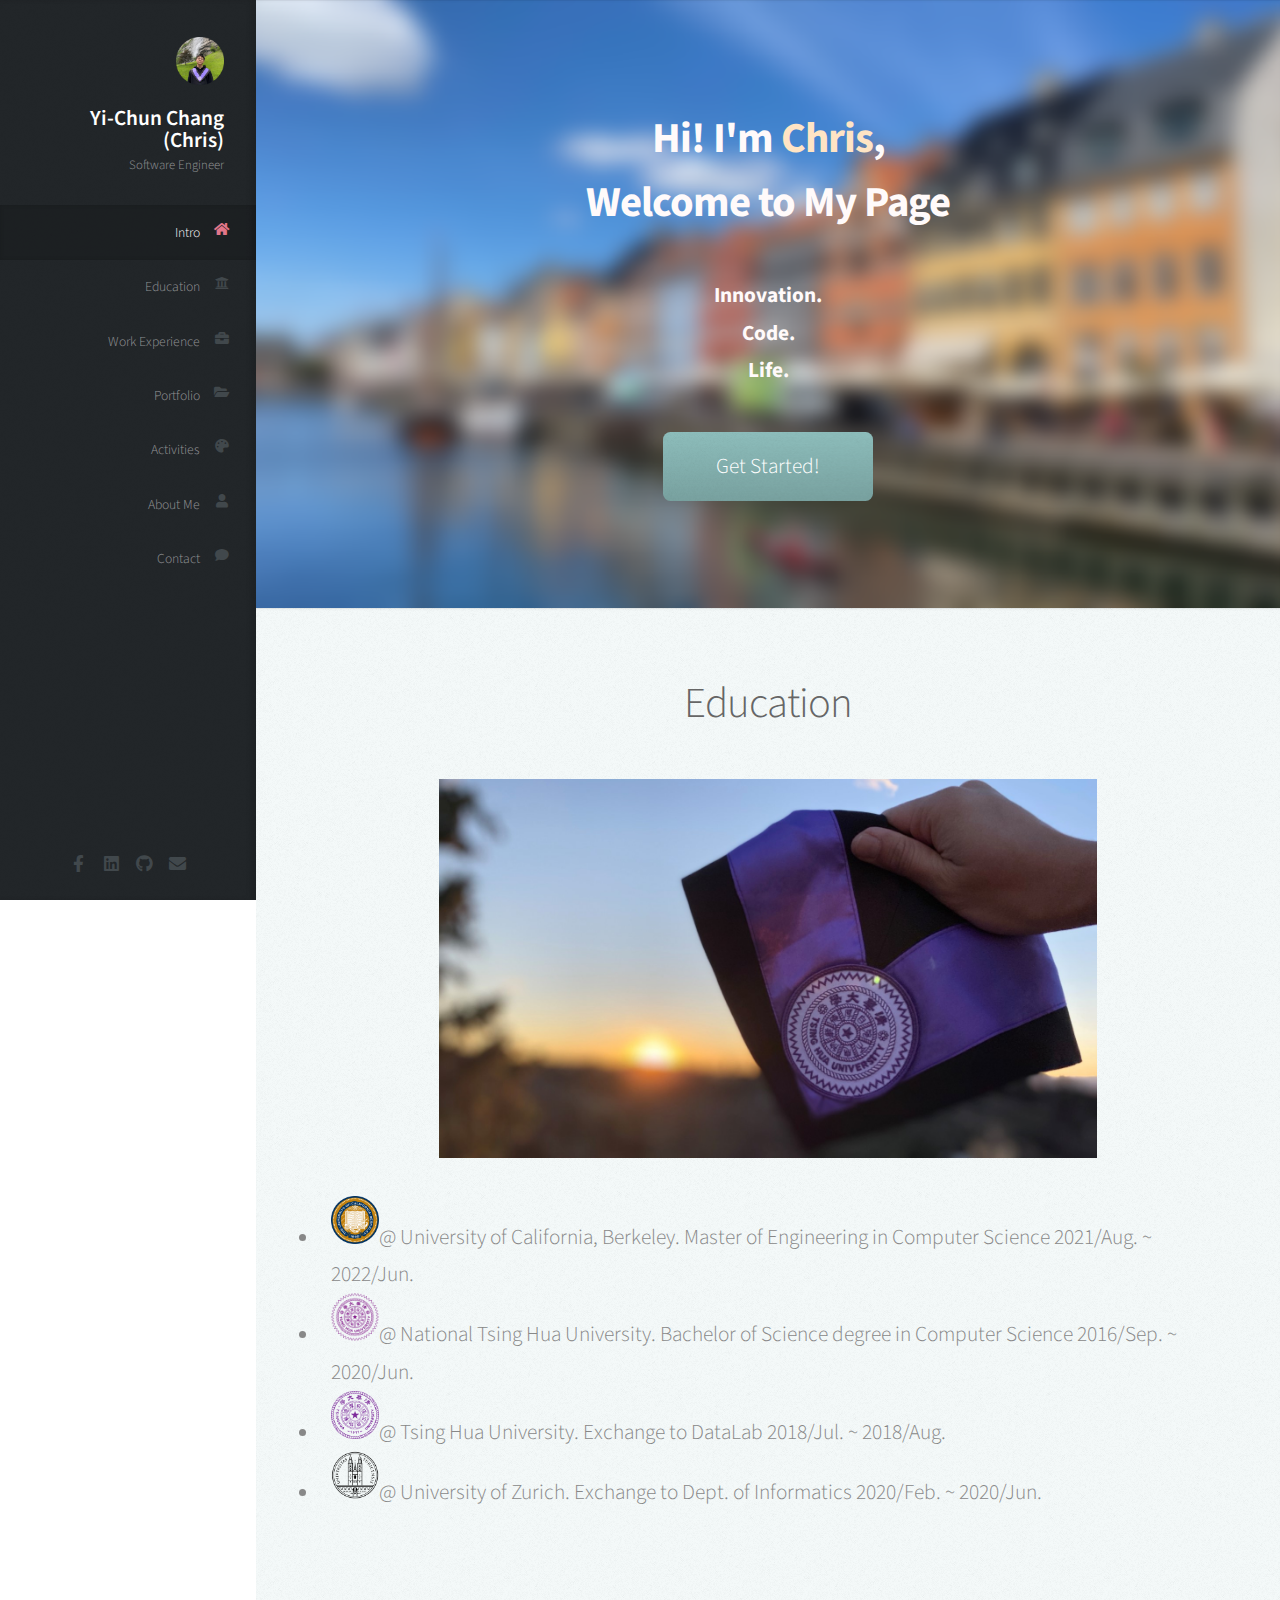
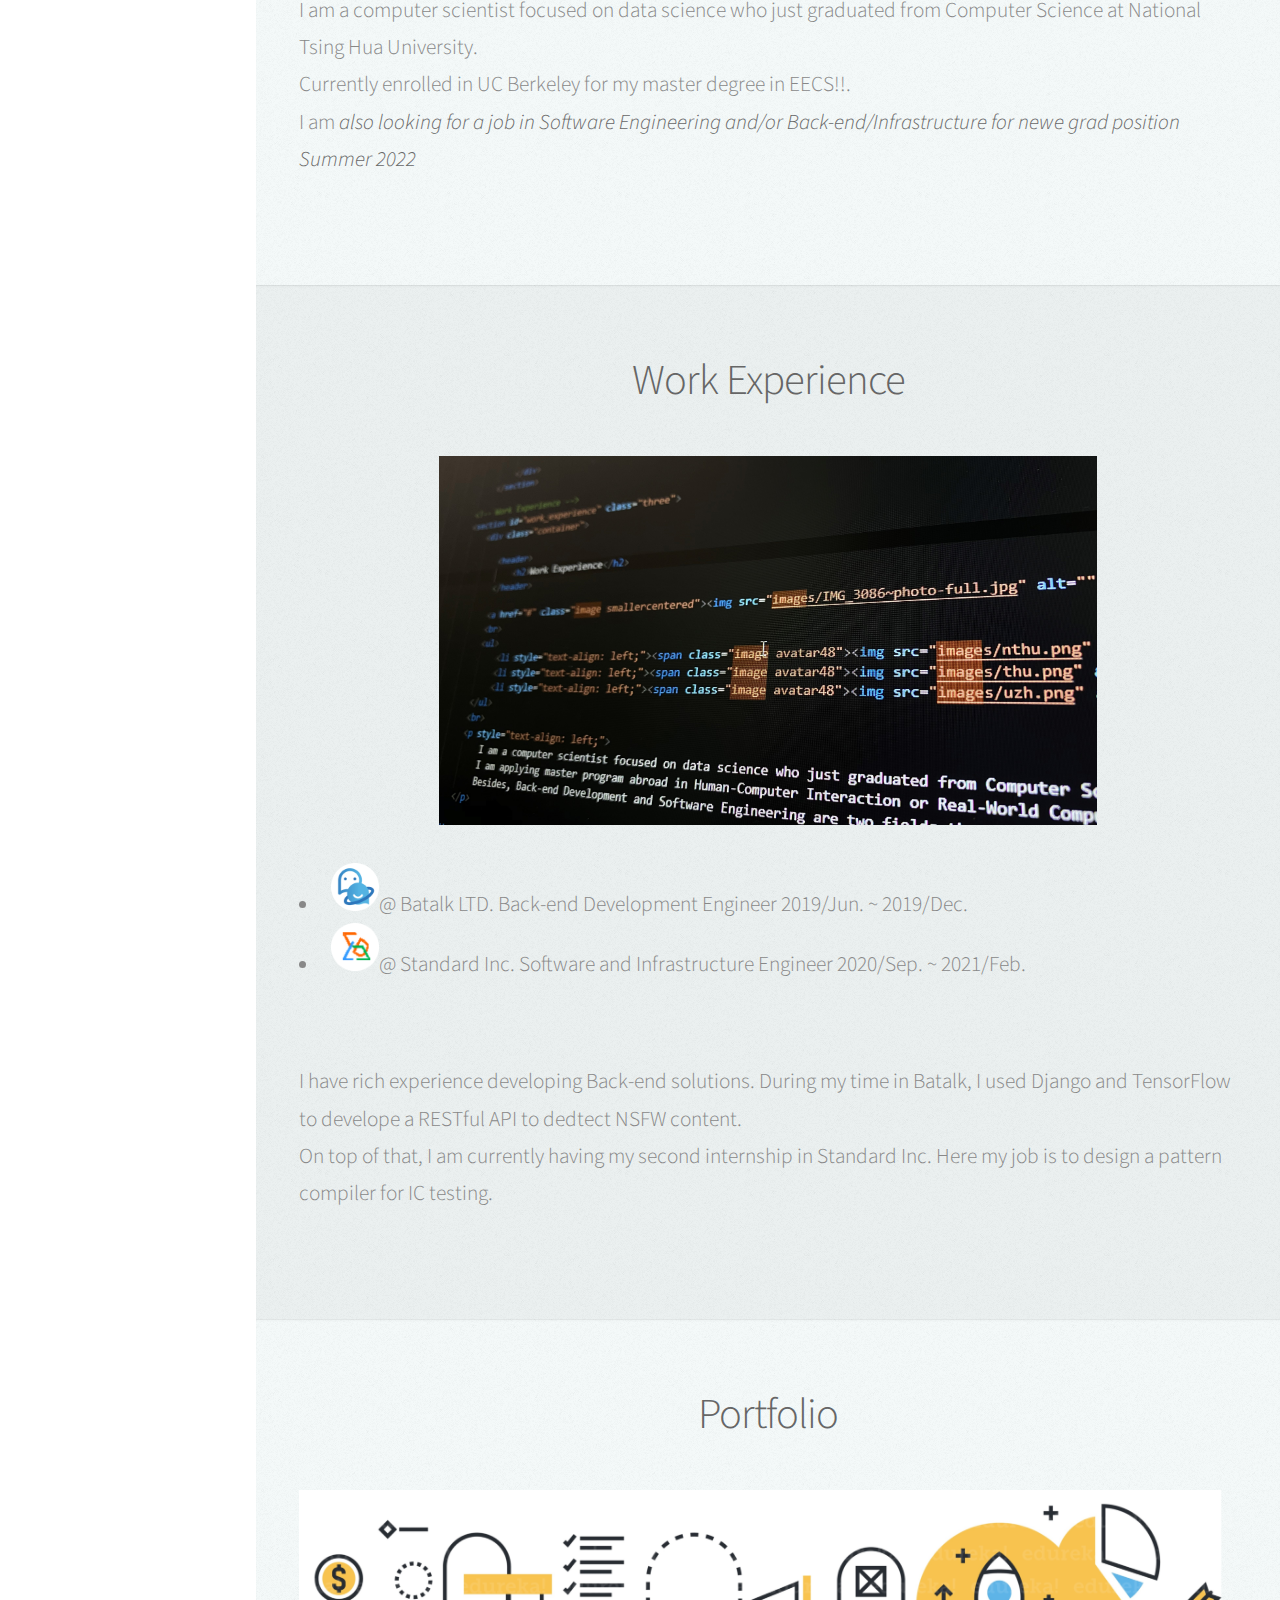
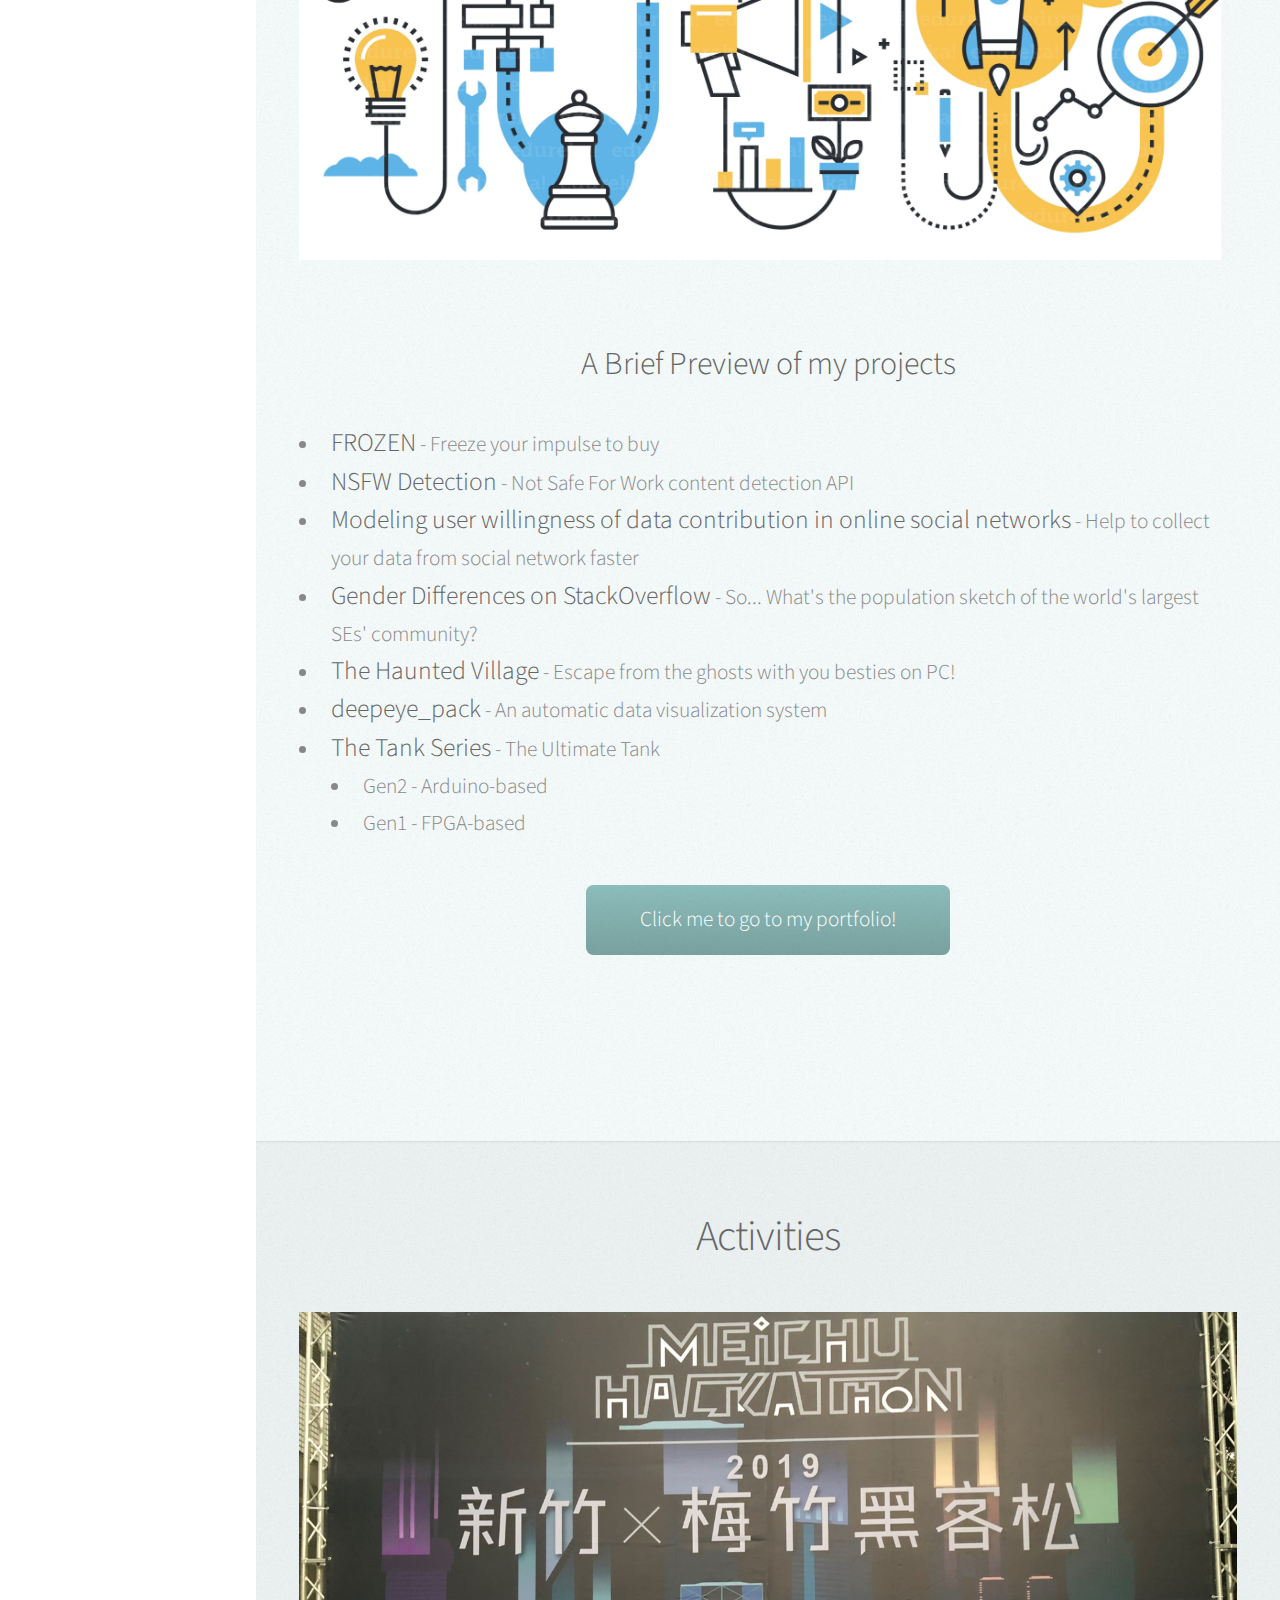
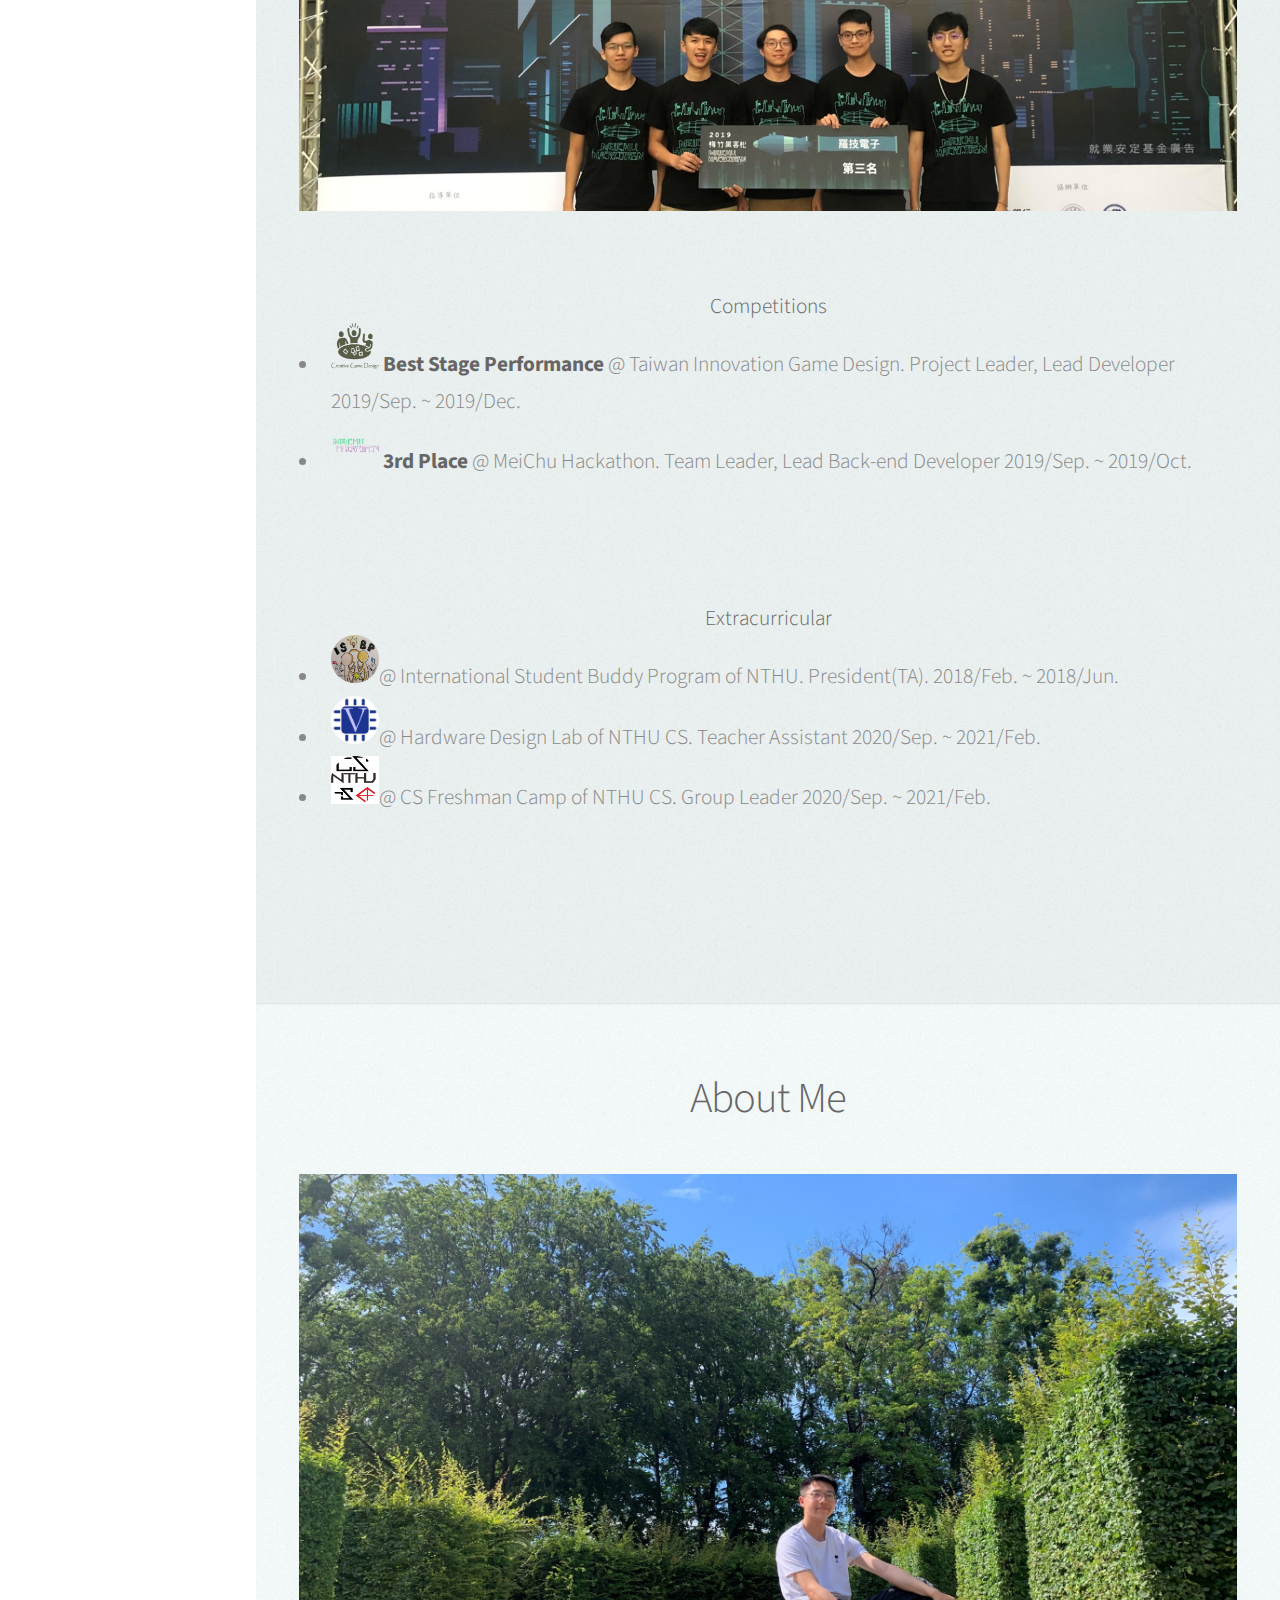
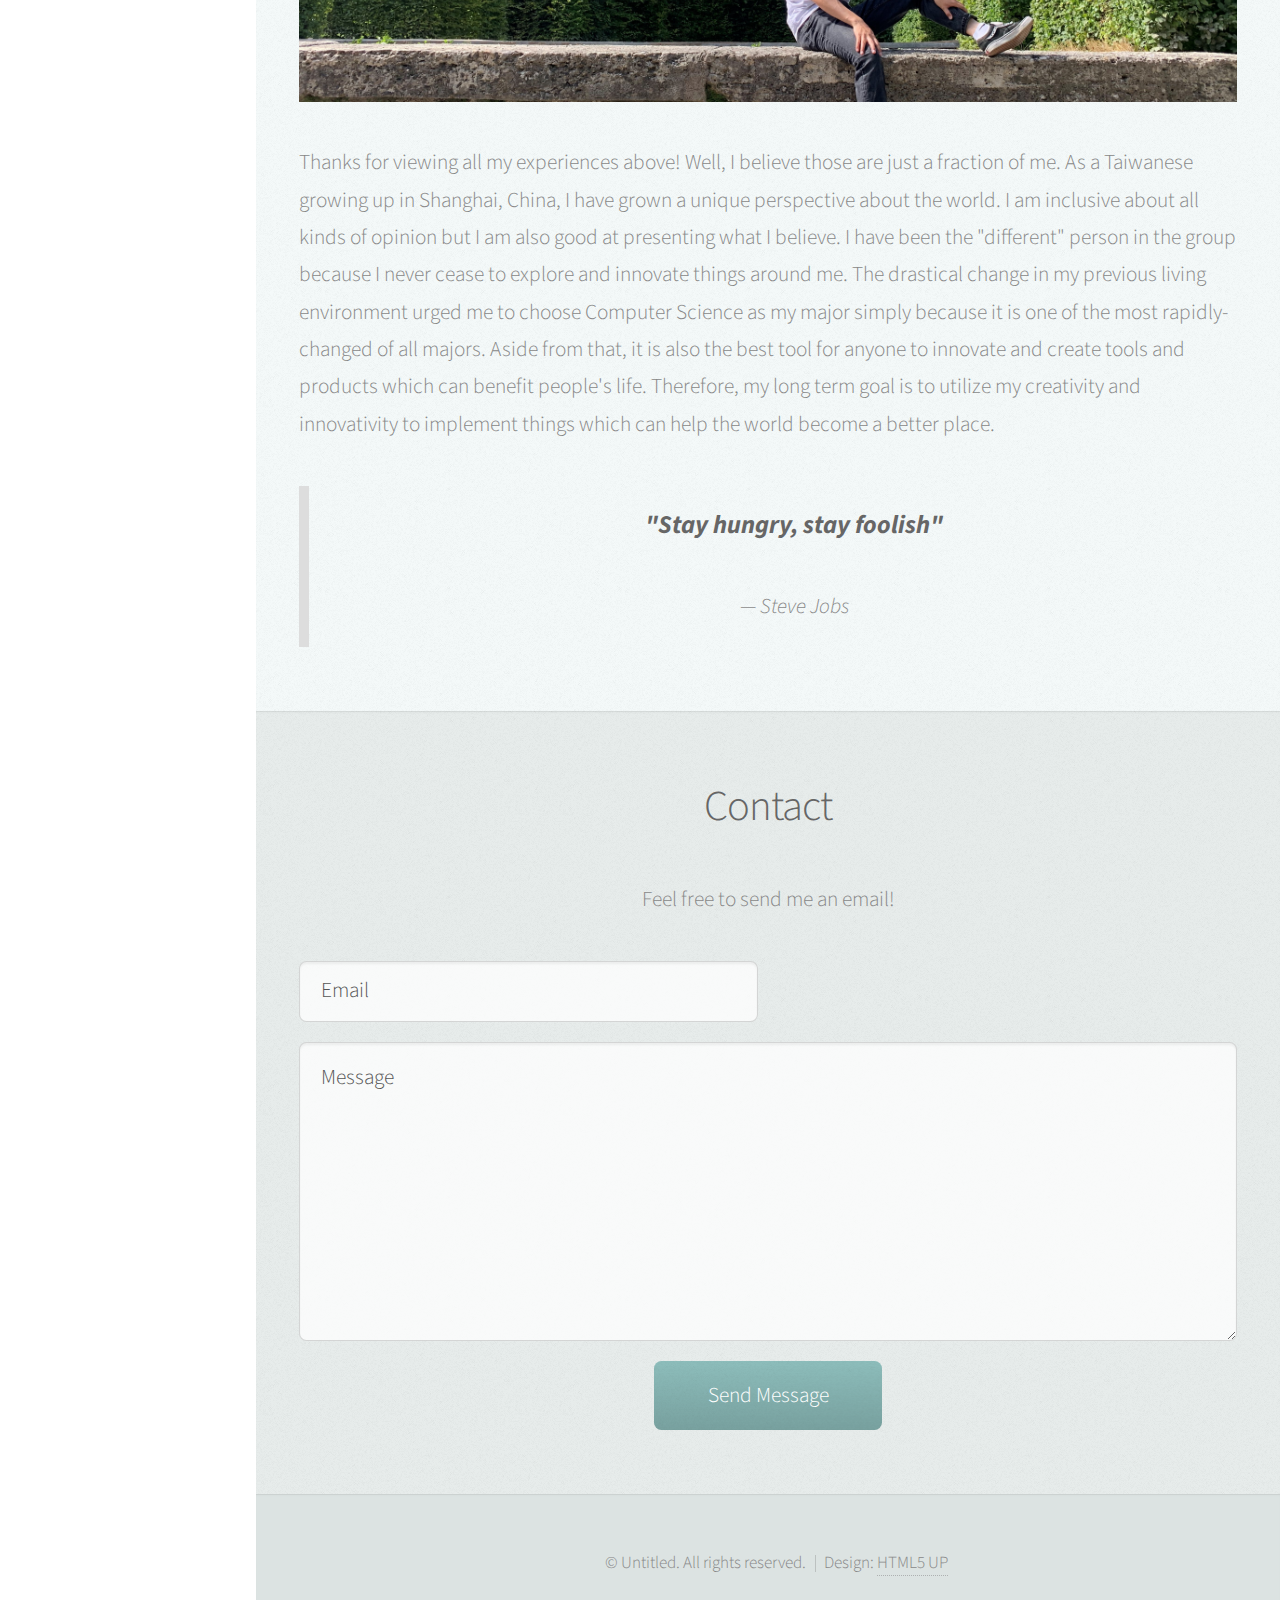
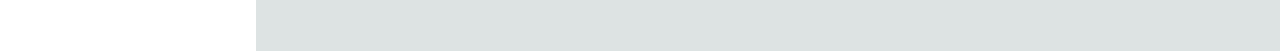
<file: index.html>
<!DOCTYPE HTML>
<!--
	Prologue by HTML5 UP
	html5up.net | @ajlkn
	Free for personal and commercial use under the CCA 3.0 license (html5up.net/license)
-->
<html>
	<head>
		<title>Yi-Chun Chang's Webpage</title>
		<meta charset="utf-8" />
		<meta name="viewport" content="width=device-width, initial-scale=1, user-scalable=no" />
		<link rel="stylesheet" href="assets/css/main.css" />
		<link rel="icon" type="image/x-ico" href="./images/MyLogo.ico" />
	
		<!-- Global site tag (gtag.js) - Google Analytics -->
		<script async src="https://www.googletagmanager.com/gtag/js?id=G-7T8J4J0W0J"></script>
		<script>
		window.dataLayer = window.dataLayer || [];
		function gtag(){dataLayer.push(arguments);}
		gtag('js', new Date());

		gtag('config', 'G-7T8J4J0W0J');
		</script>
		
	</head>
	<body class="is-preload ">

		<!-- Header -->
			<div id="header">

				<div class="top">

					<!-- Logo -->
						<div id="logo">
							<span class="image avatar48"><img src="images/my_avatar.png" alt="" /></span>
							<h1 id="title">Yi-Chun Chang<br>(Chris)</h1>
							<p>Software Engineer</p>
						</div>

					<!-- Nav -->
						<nav id="nav">
							<ul>
								<li><a href="#top" id="top-link"><span class="icon solid fa-home">Intro</span></a></li>
								<li><a href="#education" id="education-link"><span class="icon solid fa-university">Education</span></a></li>
								<li><a href="#work_experience" id="work_experience-link"><span class="icon solid fa-briefcase">Work Experience</span></a></li>
								<li><a href="#portfolio" id="portfolio-link"><span class="icon solid fa-folder-open">Portfolio</span></a></li>
								<li><a href="#activities" id="activities-link"><span class="icon solid fa-palette">Activities</span></a></li>
								<li><a href="#about" id="about-link"><span class="icon solid fa-user">About Me</span></a></li>
								<li><a href="#contact" id="contact-link"><span class="icon solid fa-comment">Contact</span></a></li>
							</ul>
						</nav>

				</div>

				<div class="bottom">

					<!-- Social Icons -->
						<ul class="icons">
							<li><a href="https://www.facebook.com/chris.chang.5249/" class="icon brands fa-facebook-f"><span class="label">Facebook</span></a></li>
							<li><a href="https://www.linkedin.com/in/ycchrischang/" class="icon brands fa-linkedin"><span class="label">Facebook</span></a></li>
							<li><a href="https://github.com/tpchris1/" target="_blank" class="icon brands fa-github"><span class="label">Github</span></a></li>
							<li><a href="mailto: tpchris1@gamil.com" class="icon solid fa-envelope"><span class="label">Email</span></a></li>
						</ul>

				</div>

			</div>

		<!-- Main -->
			<div id="main">

				<!-- Intro -->
					<section id="top" class="one dark cover">
						<div class="container">

							<header>
								<h2 class="alt" style="color:snow; font-weight: bold;">Hi! I'm <bold style="color:bisque">Chris</bold>, <br> Welcome to My Page
							</header>
							<p>
								<b style="color:snow; font-weight: bold; ">
								Innovation. <br>
								Code. <br>
								Life. <br>
								
									<!-- A Software Engineer.<br> 
								A HUGE Star Wars fans. <br>
								A Basketball Lover. <br>
								A Lego addictor.<br>
								But all in all, <br>
								A person who wishes for peace in world -->
								</b>
							</p>
							<footer>
								<a href="#education" class="button scrolly">Get Started!</a>
							</footer>
							

						</div>
					</section>

				<!-- Education -->
					<section id="education" class="two">
						<div class="container">

							<header>
								<h2>Education</h2>
							</header>							
							
							<a href="#" class="image smallercentered"><img src="images/IMG_3086~photo-full.jpg" alt="" /></a>
							<br>
							<ul>
								<li style="text-align: left;"><span class="image avatar48"><img src="images/ucb.png" alt="" /></span>@ University of California, Berkeley.  Master of Engineering in Computer Science  2021/Aug. ~ 2022/Jun. </li>
								<li style="text-align: left;"><span class="image avatar48"><img src="images/nthu.png" alt="" /></span>@ National Tsing Hua University.  Bachelor of Science degree in Computer Science  2016/Sep. ~ 2020/Jun. </li>
								<li style="text-align: left;"><span class="image avatar48"><img src="images/thu.png" alt="" /></span>@ Tsing Hua University.  Exchange to DataLab  2018/Jul. ~ 2018/Aug.</li>
								<li style="text-align: left;"><span class="image avatar48"><img src="images/uzh.png" alt="" /></span>@ University of Zurich.  Exchange to Dept. of Informatics 2020/Feb. ~ 2020/Jun.</li>
							</ul>
							<br>
							<p style="text-align: left;">
								I am a computer scientist focused on data science who just graduated from Computer Science at National Tsing Hua University.<br> 
								Currently enrolled in UC Berkeley for my master degree in EECS!!.<br> 
								I am <b><i>also looking for a job in Software Engineering and/or Back-end/Infrastructure for newe grad position Summer 2022</i></b><br>  
							</p>

						</div>
					</section>
				
				<!-- Work Experience -->
				<section id="work_experience" class="three">
					<div class="container">

						<header>
							<h2>Work Experience</h2>
						</header>							
						
						<a href="#" class="image smallercentered"><img src="images/code.jpg" alt="" /></a>
						<br>
						<ul>
							<li style="text-align: left;"><span class="image avatar48"><img src="images/batalk.png" alt="" /></span>@ Batalk LTD.  Back-end Development Engineer 2019/Jun. ~ 2019/Dec. </li>
							<li style="text-align: left;"><span class="image avatar48"><img src="images/standard2.png" alt="" /></span>@ Standard Inc.  Software and Infrastructure Engineer 2020/Sep. ~ 2021/Feb.</li>
						</ul>
						<br>
						<p style="text-align: left;">
							I have rich experience developing Back-end solutions. During my time in Batalk, I used Django and TensorFlow to develope a RESTful API to dedtect NSFW content.<br>
							On top of that, I am currently having my second internship in Standard Inc. Here my job is to design a pattern compiler for IC testing. 
						</p>

					</div>
				</section>

				<!-- Portfolio -->
				<section id="portfolio" class="two">
					<div class="container">

						<header>
							<h2>Portfolio</h2>
						</header>							
						
						<a href="#" class="image featured"><img src="images/Project.png" alt="" /></a>
						<br>
						<h3>A Brief Preview of my projects</h2>
						<br>
						<ul>
							<li style="text-align: left;"><b style="font-size: larger;">FROZEN</b> - Freeze your impulse to buy</li>
							<li style="text-align: left;"><b style="font-size: larger;">NSFW Detection</b>  - Not Safe For Work content detection API</li>
							
							<li style="text-align: left;"><b style="font-size: larger;">Modeling user willingness of data contribution in online social networks</b> - Help to collect your data from social network faster</li>
							<li style="text-align: left;"><b style="font-size: larger;">Gender Differences on StackOverflow</b> - So... What's the population sketch of the world's largest SEs' community?</li>
							<li style="text-align: left;"><b style="font-size: larger;">The Haunted Village</b> - Escape from the ghosts with you besties on PC!</li>
							<li style="text-align: left;"><b style="font-size: larger;">deepeye_pack</b> - An automatic data visualization system</li>
							<li style="text-align: left;"><b style="font-size: larger;">The Tank Series</b> - The Ultimate Tank
								<ul>
									<li style="text-align: left;">Gen2 - Arduino-based</li>
									<li style="text-align: left;">Gen1 - FPGA-based</li>
								</ul>
							</li>
						</ul>
						<!-- <div class="row">
								<div class="col-4 col-12-mobile">
									<article class="item">
										<a href="#" class="image fit"><img src="images/pic02.jpg" alt="" /></a>
										<header>
											<h3>Ipsum Feugiat</h3>
										</header>
									</article>
									<article class="item">
										<a href="#" class="image fit"><img src="images/pic03.jpg" alt="" /></a>
										<header>
											<h3>Rhoncus Semper</h3>
										</header>
									</article>
								</div>
								<div class="col-4 col-12-mobile">
									<article class="item">
										<a href="#" class="image fit"><img src="images/pic04.jpg" alt="" /></a>
										<header>
											<h3>Magna Nullam</h3>
										</header>
									</article>
									<article class="item">
										<a href="#" class="image fit"><img src="images/pic05.jpg" alt="" /></a>
										<header>
											<h3>Natoque Vitae</h3>
										</header>
									</article>
								</div>
								<div class="col-4 col-12-mobile">
									<article class="item">
										<a href="#" class="image fit"><img src="images/pic06.jpg" alt="" /></a>
										<header>
											<h3>Dolor Penatibus</h3>
										</header>
									</article>
									<article class="item">
										<a href="#" class="image fit"><img src="images/pic07.jpg" alt="" /></a>
										<header>
											<h3>Orci Convallis</h3>
										</header>
									</article>
								</div>
							</div> -->
						<a href="./portfolio/site/index.html" class="button">Click me to go to my portfolio!</a>
						<ul>
							
						</ul>
						<br>
						<p style="text-align: left;">
						</p>

					</div>
				</section>


				<!-- Activities -->
				<section id="activities" class="three">
					<div class="container">

						<header>
							<h2>Activities</h2>
						</header>							
						
						<a href="#" class="image featured"><img src="images/meichu_photo.jpg" alt="" /></a>
						<br>
						
						<h4>Competitions</h4>
						<ul>
							<li style="text-align: left;"><span class="image avatar48"><img src="images/game_competition.png" alt="" /></span>  <b style="font-weight: bold;">Best Stage Performance</b> @ Taiwan Innovation Game Design. Project Leader, Lead Developer 2019/Sep. ~ 2019/Dec.</li>
							<li style="text-align: left;"><span class="image avatar48"><img src="images/meichu.png" alt="" /></span> <b style="font-weight: bold;">3rd Place</b> @ MeiChu Hackathon. Team Leader, Lead Back-end Developer 2019/Sep. ~ 2019/Oct.</li>
						</ul>
						<br>
						<p style="text-align: left;">
						
						</p>

						<h4>Extracurricular</h4>
						<ul>
							<li style="text-align: left;"><span class="image avatar48"><img src="images/ISBP.png" alt="" /></span>@ International Student Buddy Program of NTHU.  President(TA). 2018/Feb. ~ 2018/Jun.</li>
							<li style="text-align: left;"><span class="image avatar48"><img src="images/Verilog.png" alt="" /></span>@ Hardware Design Lab of NTHU CS. Teacher Assistant 2020/Sep. ~ 2021/Feb.</li>
							<li style="text-align: left;"><span class="image avatar48"><img src="images/nthucs.jpg" alt="" /></span>@ CS Freshman Camp of NTHU CS. Group Leader 2020/Sep. ~ 2021/Feb.</li>
						</ul>
						<br>
						<p style="text-align: left;">
						
						</p>

					</div>
				</section>


				<!-- About Me -->
					<section id="about" class="two">
						<div class="container">

							<header>
								<h2>About Me</h2>
							</header>

							<a href="#" class="image featured"><img src="images/Activities.jpg" alt="" /></a>

							<p style="text-align: left;">Thanks for viewing all my experiences above! Well, I believe those are just a fraction of me. 
								As a Taiwanese growing up in Shanghai, China, I have grown a unique perspective about the world. 
								I am inclusive about all kinds of opinion but I am also good at presenting what I believe. 
								I have been the "different" person in the group because I never cease to explore and innovate things around me.
								The drastical change in my previous living environment urged me to choose Computer Science as my major simply because it is one of the most rapidly-changed of all majors.
								Aside from that, it is also the best tool for anyone to innovate and create tools and products which can benefit people's life.
								Therefore, my long term goal is to utilize my creativity and innovativity to implement things which can help the world become a better place. 
							</p>

							<blockquote>
								<b style="font-size: larger; font-weight: bold;">"Stay hungry, stay foolish"</b>
								<footer>— Steve Jobs</footer>
							</blockquote>
							
						</div>
					</section>

				<!-- Contact -->
					<section id="contact" class="four">
						<div class="container">

							<header>
								<h2>Contact</h2>
							</header>

							<p>Feel free to send me an email! </p>

							<form method="post" action="https://formspree.io/f/xwkwyzge">
								<div class="row">
									<!-- <div class="col-6 col-12-mobile"><input type="text" name="_replyto" placeholder="Name" /></div> -->
									<div class="col-6 col-12-mobile"><input type="text" name="email" placeholder="Email" /></div>
									<div class="col-12">
										<textarea name="message" placeholder="Message"></textarea>
									</div>
									<div class="col-12">
										<input type="submit" value="Send Message" />
									</div>
								</div>
							</form>
						</div>
					</section>

			</div>

		<!-- Footer -->
			<div id="footer">

				<!-- Copyright -->
					<ul class="copyright">
						<li>&copy; Untitled. All rights reserved.</li><li>Design: <a href="http://html5up.net">HTML5 UP</a></li>
					</ul>

			</div>
		<!-- Thumbnail -->
		<!-- <section id="thumbnails">
			<article>
				<a class="thumbnail" href="images/fulls/01.jpg" data-position="left center"><img src="images/thumbs/01.jpg" alt="" /></a>
				<h2>Diam tempus accumsan</h2>
				<p>Lorem ipsum dolor sit amet, consectetur adipiscing elit.</p>
			</article>
			<article>
				<a class="thumbnail" href="images/fulls/02.jpg"><img src="images/thumbs/02.jpg" alt="" /></a>
				<h2>Vivamus convallis libero</h2>
				<p>Sed velit lacus, laoreet at venenatis convallis in lorem tincidunt.</p>
			</article>
			<article>
				<a class="thumbnail" href="images/fulls/03.jpg" data-position="top center"><img src="images/thumbs/03.jpg" alt="" /></a>
				<h2>Nec accumsan enim felis</h2>
				<p>Maecenas eleifend tellus ut turpis eleifend, vitae pretium faucibus.</p>
			</article>
			<article>
				<a class="thumbnail" href="images/fulls/04.jpg"><img src="images/thumbs/04.jpg" alt="" /></a>
				<h2>Donec maximus nisi eget</h2>
				<p>Tristique in nulla vel congue. Sed sociis natoque parturient nascetur.</p>
			</article>
			<article>
				<a class="thumbnail" href="images/fulls/05.jpg" data-position="top center"><img src="images/thumbs/05.jpg" alt="" /></a>
				<h2>Nullam vitae nunc vulputate</h2>
				<p>In pellentesque cursus velit id posuere. Donec vehicula nulla.</p>
			</article>
			<article>
				<a class="thumbnail" href="images/fulls/06.jpg"><img src="images/thumbs/06.jpg" alt="" /></a>
				<h2>Phasellus magna faucibus</h2>
				<p>Nulla dignissim libero maximus tellus varius dictum ut posuere magna.</p>
			</article>
			<article>
				<a class="thumbnail" href="images/fulls/07.jpg"><img src="images/thumbs/07.jpg" alt="" /></a>
				<h2>Proin quis mauris</h2>
				<p>Etiam ultricies, lorem quis efficitur porttitor, facilisis ante orci urna.</p>
			</article>
			<article>
				<a class="thumbnail" href="images/fulls/08.jpg"><img src="images/thumbs/08.jpg" alt="" /></a>
				<h2>Gravida quis varius enim</h2>
				<p>Nunc egestas congue lorem. Nullam dictum placerat ex sapien tortor mattis.</p>
			</article>
			<article>
				<a class="thumbnail" href="images/fulls/09.jpg"><img src="images/thumbs/09.jpg" alt="" /></a>
				<h2>Morbi eget vitae adipiscing</h2>
				<p>In quis vulputate dui. Maecenas metus elit, dictum praesent lacinia lacus.</p>
			</article>
			<article>
				<a class="thumbnail" href="images/fulls/10.jpg"><img src="images/thumbs/10.jpg" alt="" /></a>
				<h2>Habitant tristique senectus</h2>
				<p>Vestibulum ante ipsum primis in faucibus orci luctus ac tincidunt dolor.</p>
			</article>
			<article>
				<a class="thumbnail" href="images/fulls/11.jpg"><img src="images/thumbs/11.jpg" alt="" /></a>
				<h2>Pharetra ex non faucibus</h2>
				<p>Ut sed magna euismod leo laoreet congue. Fusce congue enim ultricies.</p>
			</article>
			<article>
				<a class="thumbnail" href="images/fulls/12.jpg"><img src="images/thumbs/12.jpg" alt="" /></a>
				<h2>Mattis lorem sodales</h2>
				<p>Feugiat auctor leo massa, nec vestibulum nisl erat faucibus, rutrum nulla.</p>
			</article>
		</section> -->

		<!-- Scripts -->
			<script src="assets/js/jquery.min.js"></script>
			<script src="assets/js/jquery.scrolly.min.js"></script>
			<script src="assets/js/jquery.scrollex.min.js"></script>
			<script src="assets/js/browser.min.js"></script>
			<script src="assets/js/breakpoints.min.js"></script>
			<script src="assets/js/util.js"></script>
			<script src="assets/js/main.js"></script>

	</body>
</html>
</file>
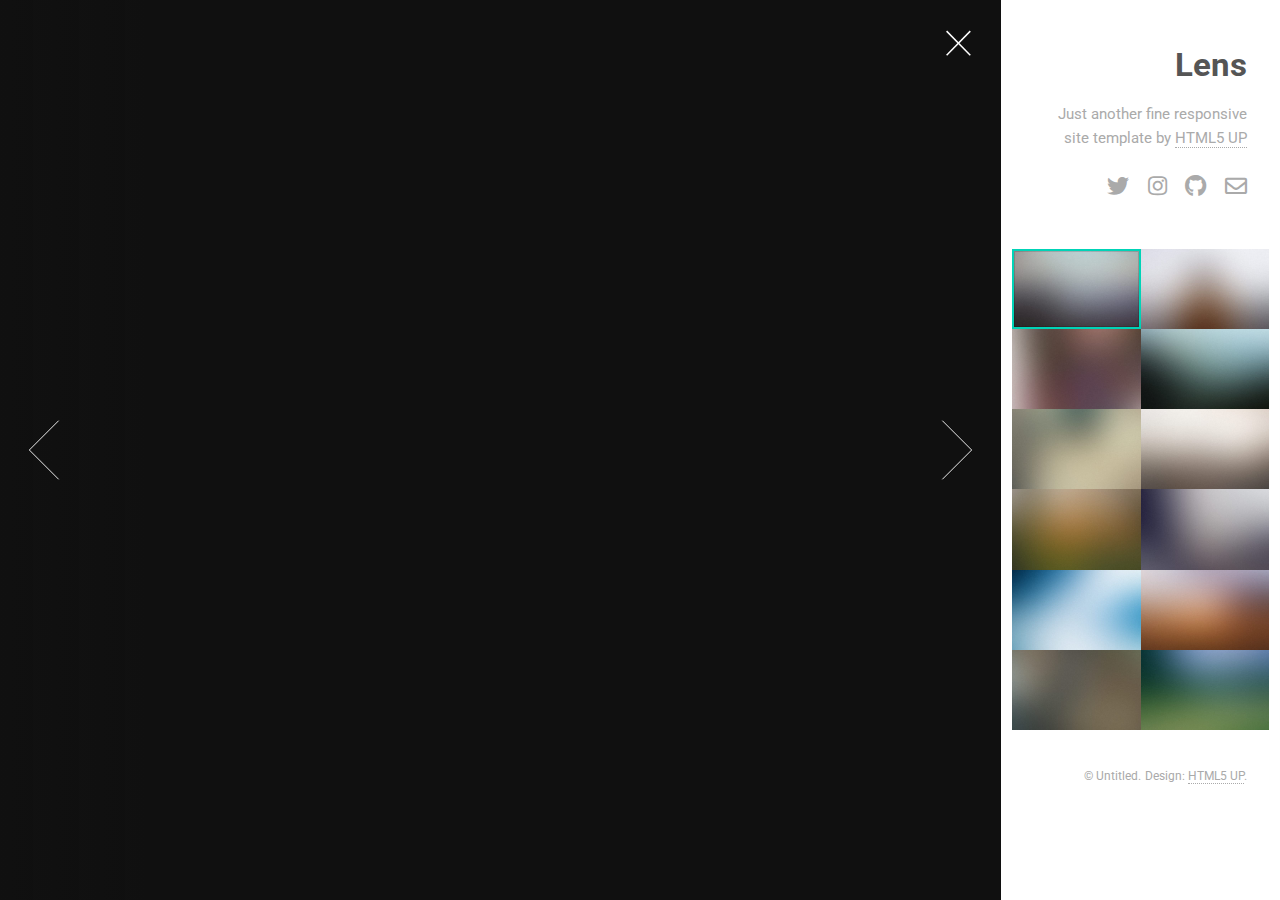
<file: photomod/index.html>
<!DOCTYPE HTML>
<!--
	Lens by HTML5 UP
	html5up.net | @ajlkn
	Free for personal and commercial use under the CCA 3.0 license (html5up.net/license)
-->
<html>
	<head>
		<title>Lens by HTML5 UP</title>
		<meta charset="utf-8" />
		<meta name="viewport" content="width=device-width, initial-scale=1, user-scalable=no" />
		<link rel="stylesheet" href="assets/css/main.css" />
		<noscript><link rel="stylesheet" href="assets/css/noscript.css" /></noscript>
	</head>
	<body class="is-preload-0 is-preload-1 is-preload-2">

		<!-- Main -->
			<div id="main">

				<!-- Header -->
					<header id="header">
						<h1>Lens</h1>
						<p>Just another fine responsive site template by <a href="http://html5up.net">HTML5 UP</a></p>
						<ul class="icons">
							<li><a href="#" class="icon brands fa-twitter"><span class="label">Twitter</span></a></li>
							<li><a href="#" class="icon brands fa-instagram"><span class="label">Instagram</span></a></li>
							<li><a href="#" class="icon brands fa-github"><span class="label">Github</span></a></li>
							<li><a href="#" class="icon fa-envelope"><span class="label">Email</span></a></li>
						</ul>
					</header>

				<!-- Thumbnail -->
					<section id="thumbnails">
						<article>
							<a class="thumbnail" href="images/fulls/01.jpg" data-position="left center"><img src="images/thumbs/01.jpg" alt="" /></a>
							<h2>Diam tempus accumsan</h2>
							<p>Lorem ipsum dolor sit amet, consectetur adipiscing elit.</p>
						</article>
						<article>
							<a class="thumbnail" href="images/fulls/02.jpg"><img src="images/thumbs/02.jpg" alt="" /></a>
							<h2>Vivamus convallis libero</h2>
							<p>Sed velit lacus, laoreet at venenatis convallis in lorem tincidunt.</p>
						</article>
						<article>
							<a class="thumbnail" href="images/fulls/03.jpg" data-position="top center"><img src="images/thumbs/03.jpg" alt="" /></a>
							<h2>Nec accumsan enim felis</h2>
							<p>Maecenas eleifend tellus ut turpis eleifend, vitae pretium faucibus.</p>
						</article>
						<article>
							<a class="thumbnail" href="images/fulls/04.jpg"><img src="images/thumbs/04.jpg" alt="" /></a>
							<h2>Donec maximus nisi eget</h2>
							<p>Tristique in nulla vel congue. Sed sociis natoque parturient nascetur.</p>
						</article>
						<article>
							<a class="thumbnail" href="images/fulls/05.jpg" data-position="top center"><img src="images/thumbs/05.jpg" alt="" /></a>
							<h2>Nullam vitae nunc vulputate</h2>
							<p>In pellentesque cursus velit id posuere. Donec vehicula nulla.</p>
						</article>
						<article>
							<a class="thumbnail" href="images/fulls/06.jpg"><img src="images/thumbs/06.jpg" alt="" /></a>
							<h2>Phasellus magna faucibus</h2>
							<p>Nulla dignissim libero maximus tellus varius dictum ut posuere magna.</p>
						</article>
						<article>
							<a class="thumbnail" href="images/fulls/07.jpg"><img src="images/thumbs/07.jpg" alt="" /></a>
							<h2>Proin quis mauris</h2>
							<p>Etiam ultricies, lorem quis efficitur porttitor, facilisis ante orci urna.</p>
						</article>
						<article>
							<a class="thumbnail" href="images/fulls/08.jpg"><img src="images/thumbs/08.jpg" alt="" /></a>
							<h2>Gravida quis varius enim</h2>
							<p>Nunc egestas congue lorem. Nullam dictum placerat ex sapien tortor mattis.</p>
						</article>
						<article>
							<a class="thumbnail" href="images/fulls/09.jpg"><img src="images/thumbs/09.jpg" alt="" /></a>
							<h2>Morbi eget vitae adipiscing</h2>
							<p>In quis vulputate dui. Maecenas metus elit, dictum praesent lacinia lacus.</p>
						</article>
						<article>
							<a class="thumbnail" href="images/fulls/10.jpg"><img src="images/thumbs/10.jpg" alt="" /></a>
							<h2>Habitant tristique senectus</h2>
							<p>Vestibulum ante ipsum primis in faucibus orci luctus ac tincidunt dolor.</p>
						</article>
						<article>
							<a class="thumbnail" href="images/fulls/11.jpg"><img src="images/thumbs/11.jpg" alt="" /></a>
							<h2>Pharetra ex non faucibus</h2>
							<p>Ut sed magna euismod leo laoreet congue. Fusce congue enim ultricies.</p>
						</article>
						<article>
							<a class="thumbnail" href="images/fulls/12.jpg"><img src="images/thumbs/12.jpg" alt="" /></a>
							<h2>Mattis lorem sodales</h2>
							<p>Feugiat auctor leo massa, nec vestibulum nisl erat faucibus, rutrum nulla.</p>
						</article>
					</section>

				<!-- Footer -->
					<footer id="footer">
						<ul class="copyright">
							<li>&copy; Untitled.</li><li>Design: <a href="http://html5up.net">HTML5 UP</a>.</li>
						</ul>
					</footer>

			</div>

		<!-- Scripts -->
			<script src="assets/js/jquery.min.js"></script>
			<script src="assets/js/browser.min.js"></script>
			<script src="assets/js/breakpoints.min.js"></script>
			<script src="assets/js/main.js"></script>

	</body>
</html>
</file>
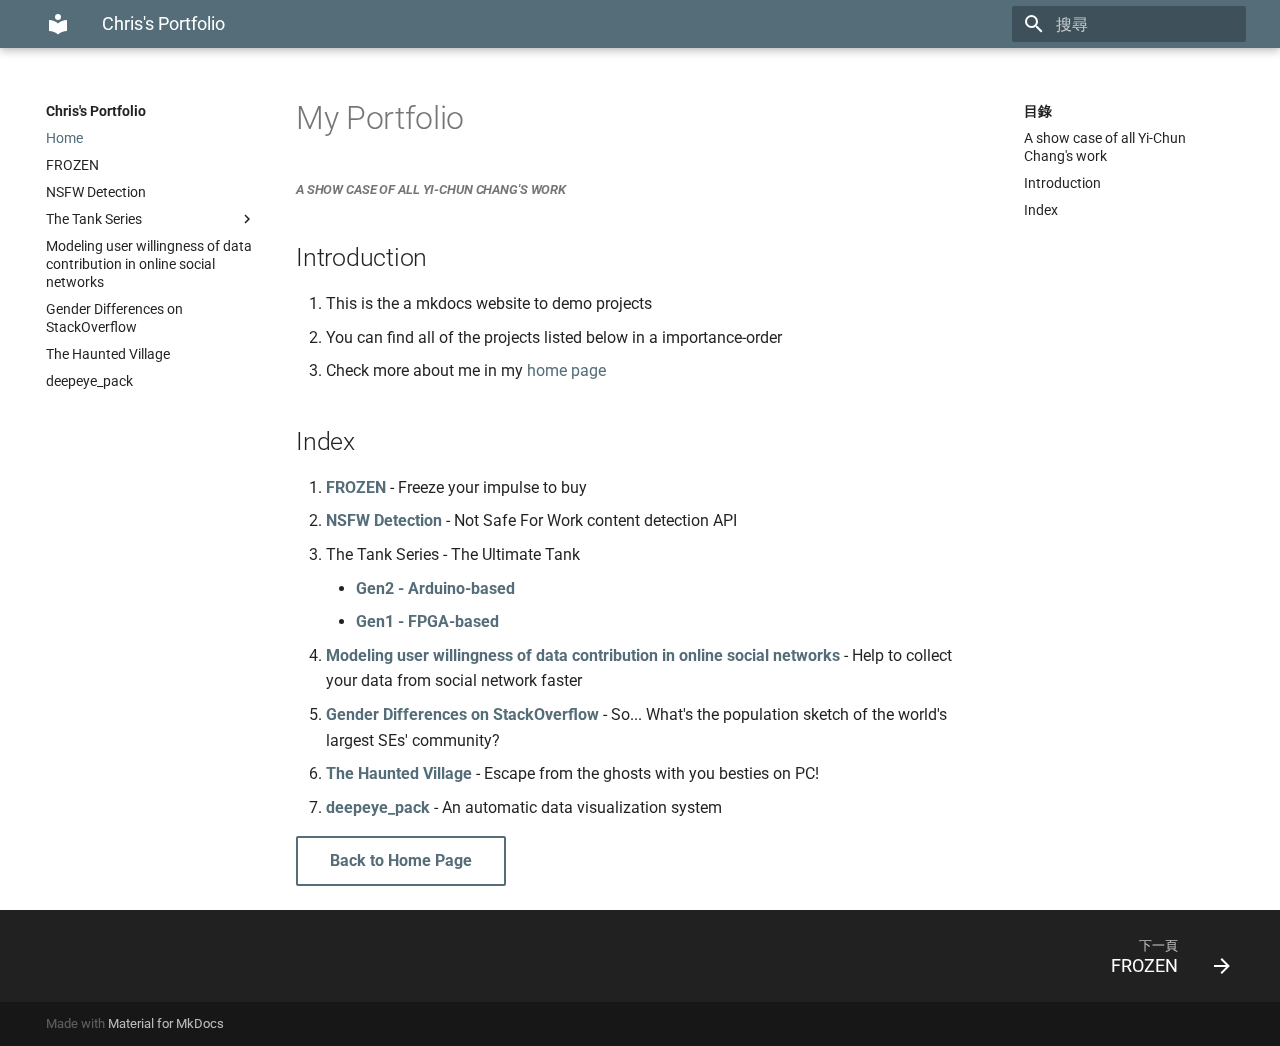
<file: portfolio/site/index.html>
<!doctype html>
<html lang="zh-Hant" class="no-js">
  <head>
    
      <meta charset="utf-8">
      <meta name="viewport" content="width=device-width,initial-scale=1">
      
        <meta name="description" content="Portfolio of Yi-Chun(Chris) Chang">
      
      
      
        <meta name="author" content="Chris Chang">
      
      
        <link rel="canonical" href="https://tpchris1.github.io/portfolio/site/index.html/">
      
      <link rel="shortcut icon" href="assets/images/favicon.png">
      <meta name="generator" content="mkdocs-1.1.2, mkdocs-material-6.2.5">
    
    
      
        <title>Chris's Portfolio</title>
      
    
    
      <link rel="stylesheet" href="assets/stylesheets/main.15aa0b43.min.css">
      
        
        <link rel="stylesheet" href="assets/stylesheets/palette.75751829.min.css">
        
          
          
          <meta name="theme-color" content="#546d78">
        
      
    
    
    
      
        
        <link rel="preconnect" href="https://fonts.gstatic.com" crossorigin>
        <link rel="stylesheet" href="https://fonts.googleapis.com/css?family=Roboto:300,400,400i,700%7CRoboto+Mono&display=fallback">
        <style>body,input{font-family:"Roboto",-apple-system,BlinkMacSystemFont,Helvetica,Arial,sans-serif}code,kbd,pre{font-family:"Roboto Mono",SFMono-Regular,Consolas,Menlo,monospace}</style>
      
    
    
    
    
      
    
    
  </head>
  
  
    
    
    
    
    
    <body dir="ltr" data-md-color-scheme="default" data-md-color-primary="blue-grey" data-md-color-accent="teal">
      
  
    
    <input class="md-toggle" data-md-toggle="drawer" type="checkbox" id="__drawer" autocomplete="off">
    <input class="md-toggle" data-md-toggle="search" type="checkbox" id="__search" autocomplete="off">
    <label class="md-overlay" for="__drawer"></label>
    <div data-md-component="skip">
      
        
        <a href="#my-portfolio" class="md-skip">
          跳轉到
        </a>
      
    </div>
    <div data-md-component="announce">
      
    </div>
    
      

<header class="md-header" data-md-component="header">
  <nav class="md-header-nav md-grid" aria-label="Header">
    <a href="https://tpchris1.github.io/portfolio/site/index.html" title="Chris&#39;s Portfolio" class="md-header-nav__button md-logo" aria-label="Chris's Portfolio">
      
  
  <svg xmlns="http://www.w3.org/2000/svg" viewBox="0 0 24 24"><path d="M12 8a3 3 0 003-3 3 3 0 00-3-3 3 3 0 00-3 3 3 3 0 003 3m0 3.54C9.64 9.35 6.5 8 3 8v11c3.5 0 6.64 1.35 9 3.54 2.36-2.19 5.5-3.54 9-3.54V8c-3.5 0-6.64 1.35-9 3.54z"/></svg>

    </a>
    <label class="md-header-nav__button md-icon" for="__drawer">
      <svg xmlns="http://www.w3.org/2000/svg" viewBox="0 0 24 24"><path d="M3 6h18v2H3V6m0 5h18v2H3v-2m0 5h18v2H3v-2z"/></svg>
    </label>
    <div class="md-header-nav__title" data-md-component="header-title">
      <div class="md-header-nav__ellipsis">
        <div class="md-header-nav__topic">
          <span class="md-ellipsis">
            Chris's Portfolio
          </span>
        </div>
        <div class="md-header-nav__topic">
          <span class="md-ellipsis">
            
              Home
            
          </span>
        </div>
      </div>
    </div>
    
      <label class="md-header-nav__button md-icon" for="__search">
        <svg xmlns="http://www.w3.org/2000/svg" viewBox="0 0 24 24"><path d="M9.5 3A6.5 6.5 0 0116 9.5c0 1.61-.59 3.09-1.56 4.23l.27.27h.79l5 5-1.5 1.5-5-5v-.79l-.27-.27A6.516 6.516 0 019.5 16 6.5 6.5 0 013 9.5 6.5 6.5 0 019.5 3m0 2C7 5 5 7 5 9.5S7 14 9.5 14 14 12 14 9.5 12 5 9.5 5z"/></svg>
      </label>
      
<div class="md-search" data-md-component="search" role="dialog">
  <label class="md-search__overlay" for="__search"></label>
  <div class="md-search__inner" role="search">
    <form class="md-search__form" name="search">
      <input type="text" class="md-search__input" name="query" aria-label="搜尋" placeholder="搜尋" autocapitalize="off" autocorrect="off" autocomplete="off" spellcheck="false" data-md-component="search-query" data-md-state="active" required>
      <label class="md-search__icon md-icon" for="__search">
        <svg xmlns="http://www.w3.org/2000/svg" viewBox="0 0 24 24"><path d="M9.5 3A6.5 6.5 0 0116 9.5c0 1.61-.59 3.09-1.56 4.23l.27.27h.79l5 5-1.5 1.5-5-5v-.79l-.27-.27A6.516 6.516 0 019.5 16 6.5 6.5 0 013 9.5 6.5 6.5 0 019.5 3m0 2C7 5 5 7 5 9.5S7 14 9.5 14 14 12 14 9.5 12 5 9.5 5z"/></svg>
        <svg xmlns="http://www.w3.org/2000/svg" viewBox="0 0 24 24"><path d="M20 11v2H8l5.5 5.5-1.42 1.42L4.16 12l7.92-7.92L13.5 5.5 8 11h12z"/></svg>
      </label>
      <button type="reset" class="md-search__icon md-icon" aria-label="Clear" data-md-component="search-reset" tabindex="-1">
        <svg xmlns="http://www.w3.org/2000/svg" viewBox="0 0 24 24"><path d="M19 6.41L17.59 5 12 10.59 6.41 5 5 6.41 10.59 12 5 17.59 6.41 19 12 13.41 17.59 19 19 17.59 13.41 12 19 6.41z"/></svg>
      </button>
    </form>
    <div class="md-search__output">
      <div class="md-search__scrollwrap" data-md-scrollfix>
        <div class="md-search-result" data-md-component="search-result">
          <div class="md-search-result__meta">
            正在初始化搜尋引擎
          </div>
          <ol class="md-search-result__list"></ol>
        </div>
      </div>
    </div>
  </div>
</div>
    
    
  </nav>
</header>
    
    <div class="md-container" data-md-component="container">
      
      
        
      
      <main class="md-main" data-md-component="main">
        <div class="md-main__inner md-grid">
          
            
              
              <div class="md-sidebar md-sidebar--primary" data-md-component="navigation" >
                <div class="md-sidebar__scrollwrap">
                  <div class="md-sidebar__inner">
                    




<nav class="md-nav md-nav--primary" aria-label="Navigation" data-md-level="0">
  <label class="md-nav__title" for="__drawer">
    <a href="https://tpchris1.github.io/portfolio/site/index.html" title="Chris&#39;s Portfolio" class="md-nav__button md-logo" aria-label="Chris's Portfolio">
      
  
  <svg xmlns="http://www.w3.org/2000/svg" viewBox="0 0 24 24"><path d="M12 8a3 3 0 003-3 3 3 0 00-3-3 3 3 0 00-3 3 3 3 0 003 3m0 3.54C9.64 9.35 6.5 8 3 8v11c3.5 0 6.64 1.35 9 3.54 2.36-2.19 5.5-3.54 9-3.54V8c-3.5 0-6.64 1.35-9 3.54z"/></svg>

    </a>
    Chris's Portfolio
  </label>
  
  <ul class="md-nav__list" data-md-scrollfix>
    
      
      
      


  
  
    
  
  
    <li class="md-nav__item md-nav__item--active">
      
      <input class="md-nav__toggle md-toggle" data-md-toggle="toc" type="checkbox" id="__toc">
      
        
      
      
        <label class="md-nav__link md-nav__link--active" for="__toc">
          Home
          <span class="md-nav__icon md-icon"></span>
        </label>
      
      <a href="." class="md-nav__link md-nav__link--active">
        Home
      </a>
      
        
<nav class="md-nav md-nav--secondary" aria-label="目錄">
  
  
    
  
  
    <label class="md-nav__title" for="__toc">
      <span class="md-nav__icon md-icon"></span>
      目錄
    </label>
    <ul class="md-nav__list" data-md-scrollfix>
      
        <li class="md-nav__item">
  <a href="#a-show-case-of-all-yi-chun-changs-work" class="md-nav__link">
    A show case of all Yi-Chun Chang's work
  </a>
  
</li>
      
        <li class="md-nav__item">
  <a href="#introduction" class="md-nav__link">
    Introduction
  </a>
  
</li>
      
        <li class="md-nav__item">
  <a href="#index" class="md-nav__link">
    Index
  </a>
  
</li>
      
    </ul>
  
</nav>
      
    </li>
  

    
      
      
      


  
  
  
    <li class="md-nav__item">
      <a href="frozen/frozen/" class="md-nav__link">
        FROZEN
      </a>
    </li>
  

    
      
      
      


  
  
  
    <li class="md-nav__item">
      <a href="nsfw_detection/nsfw_detection/" class="md-nav__link">
        NSFW Detection
      </a>
    </li>
  

    
      
      
      


  
  
  
    
    <li class="md-nav__item md-nav__item--nested">
      
      
        <input class="md-nav__toggle md-toggle" data-md-toggle="nav-4" type="checkbox" id="nav-4" >
      
      <label class="md-nav__link" for="nav-4">
        The Tank Series
        <span class="md-nav__icon md-icon"></span>
      </label>
      <nav class="md-nav" aria-label="The Tank Series" data-md-level="1">
        <label class="md-nav__title" for="nav-4">
          <span class="md-nav__icon md-icon"></span>
          The Tank Series
        </label>
        <ul class="md-nav__list" data-md-scrollfix>
          
          
            
  
  
  
    <li class="md-nav__item">
      <a href="the_tank/the_tank_arduino/" class="md-nav__link">
        Gen2 - Arduino-based
      </a>
    </li>
  

          
            
  
  
  
    <li class="md-nav__item">
      <a href="the_tank/the_tank_fpga/" class="md-nav__link">
        Gen1 - FPGA-based
      </a>
    </li>
  

          
        </ul>
      </nav>
    </li>
  

    
      
      
      


  
  
  
    <li class="md-nav__item">
      <a href="modeling_user_willingness/modeling_user_willingness/" class="md-nav__link">
        Modeling user willingness of data contribution in online social networks
      </a>
    </li>
  

    
      
      
      


  
  
  
    <li class="md-nav__item">
      <a href="gender_differences_on_stackoverflow/gender_differences_on_stackoverflow/" class="md-nav__link">
        Gender Differences on StackOverflow
      </a>
    </li>
  

    
      
      
      


  
  
  
    <li class="md-nav__item">
      <a href="the_haunted_village/the_haunted_village/" class="md-nav__link">
        The Haunted Village
      </a>
    </li>
  

    
      
      
      


  
  
  
    <li class="md-nav__item">
      <a href="deepeye_pack/deepeye_pack/" class="md-nav__link">
        deepeye_pack
      </a>
    </li>
  

    
  </ul>
</nav>
                  </div>
                </div>
              </div>
            
            
              
              <div class="md-sidebar md-sidebar--secondary" data-md-component="toc" >
                <div class="md-sidebar__scrollwrap">
                  <div class="md-sidebar__inner">
                    
<nav class="md-nav md-nav--secondary" aria-label="目錄">
  
  
    
  
  
    <label class="md-nav__title" for="__toc">
      <span class="md-nav__icon md-icon"></span>
      目錄
    </label>
    <ul class="md-nav__list" data-md-scrollfix>
      
        <li class="md-nav__item">
  <a href="#a-show-case-of-all-yi-chun-changs-work" class="md-nav__link">
    A show case of all Yi-Chun Chang's work
  </a>
  
</li>
      
        <li class="md-nav__item">
  <a href="#introduction" class="md-nav__link">
    Introduction
  </a>
  
</li>
      
        <li class="md-nav__item">
  <a href="#index" class="md-nav__link">
    Index
  </a>
  
</li>
      
    </ul>
  
</nav>
                  </div>
                </div>
              </div>
            
          
          <div class="md-content">
            <article class="md-content__inner md-typeset">
              
                
                
                <!-- ---
hide: navigation # Hide navigation
--- -->

<h1 id="my-portfolio">My Portfolio</h1>
<h5 id="a-show-case-of-all-yi-chun-changs-work"><em>A show case of all Yi-Chun Chang's work</em></h5>
<!-- > ## For UW committee, please check the first 3~5 projects, Thank you! -->

<h2 id="introduction">Introduction</h2>
<ol>
<li>This is the a mkdocs website to demo projects</li>
<li>You can find all of the projects listed below in a importance-order</li>
<li>Check more about me in my <a href="https://tpchris1.github.io/">home page</a> </li>
</ol>
<h2 id="index">Index</h2>
<ol>
<li><a href="frozen/frozen/"><strong>FROZEN</strong></a> - Freeze your impulse to buy</li>
<li><a href="nsfw_detection/nsfw_detection/"><strong>NSFW Detection</strong></a> - Not Safe For Work content detection API</li>
<li>The Tank Series - The Ultimate Tank<ul>
<li><a href="the_tank/the_tank_arduino/"><strong>Gen2 - Arduino-based</strong></a></li>
<li><a href="the_tank/the_tank_fpga/"><strong>Gen1 - FPGA-based</strong></a> </li>
</ul>
</li>
<li><a href="modeling_user_willingness/modeling_user_willingness/"><strong>Modeling user willingness of data contribution in online social networks</strong></a> - Help to collect your data from social network faster</li>
<li><a href="gender_differences_on_stackoverflow/gender_differences_on_stackoverflow/"><strong>Gender Differences on StackOverflow</strong></a> - So... What's the population sketch of the world's largest SEs' community?</li>
<li><a href="the_haunted_village/the_haunted_village/"><strong>The Haunted Village</strong></a> - Escape from the ghosts with you besties on PC!</li>
<li><a href="deepeye_pack/deepeye_pack/"><strong>deepeye_pack</strong></a> - An automatic data visualization system</li>
</ol>
<p><a class="md-button" href="https://tpchris1.github.io/">Back to Home Page</a></p>
                
              
              
                


              
            </article>
          </div>
        </div>
      </main>
      
        
<footer class="md-footer">
  
    <div class="md-footer-nav">
      <nav class="md-footer-nav__inner md-grid" aria-label="Footer">
        
        
          <a href="frozen/frozen/" class="md-footer-nav__link md-footer-nav__link--next" rel="next">
            <div class="md-footer-nav__title">
              <div class="md-ellipsis">
                <span class="md-footer-nav__direction">
                  下一頁
                </span>
                FROZEN
              </div>
            </div>
            <div class="md-footer-nav__button md-icon">
              <svg xmlns="http://www.w3.org/2000/svg" viewBox="0 0 24 24"><path d="M4 11v2h12l-5.5 5.5 1.42 1.42L19.84 12l-7.92-7.92L10.5 5.5 16 11H4z"/></svg>
            </div>
          </a>
        
      </nav>
    </div>
  
  <div class="md-footer-meta md-typeset">
    <div class="md-footer-meta__inner md-grid">
      <div class="md-footer-copyright">
        
        Made with
        <a href="https://squidfunk.github.io/mkdocs-material/" target="_blank" rel="noopener">
          Material for MkDocs
        </a>
      </div>
      
    </div>
  </div>
</footer>
      
    </div>
    
      <script src="assets/javascripts/vendor.93c04032.min.js"></script>
      <script src="assets/javascripts/bundle.83e5331e.min.js"></script><script id="__lang" type="application/json">{"clipboard.copy": "\u8907\u88fd", "clipboard.copied": "\u5df2\u8907\u88fd", "search.config.lang": "ja", "search.config.pipeline": "trimmer, stemmer", "search.config.separator": "[\\s\\-\u3000\u3001\u3002\uff0c\uff0e\uff1f\uff1b]+", "search.placeholder": "\u641c\u5c0b", "search.result.placeholder": "\u6253\u5b57\u9032\u884c\u641c\u5c0b", "search.result.none": "\u6c92\u6709\u7b26\u5408\u7684\u9805\u76ee", "search.result.one": "\u627e\u5230 1 \u500b\u7b26\u5408\u7684\u9805\u76ee", "search.result.other": "\u627e\u5230 # \u500b\u7b26\u5408\u7684\u9805\u76ee", "search.result.more.one": "1 more on this page", "search.result.more.other": "# more on this page", "search.result.term.missing": "Missing"}</script>
      
      <script>
        app = initialize({
          base: ".",
          features: [],
          search: Object.assign({
            worker: "assets/javascripts/worker/search.8c7e0a7e.min.js"
          }, typeof search !== "undefined" && search)
        })
      </script>
      
    
  </body>
</html>
</file>
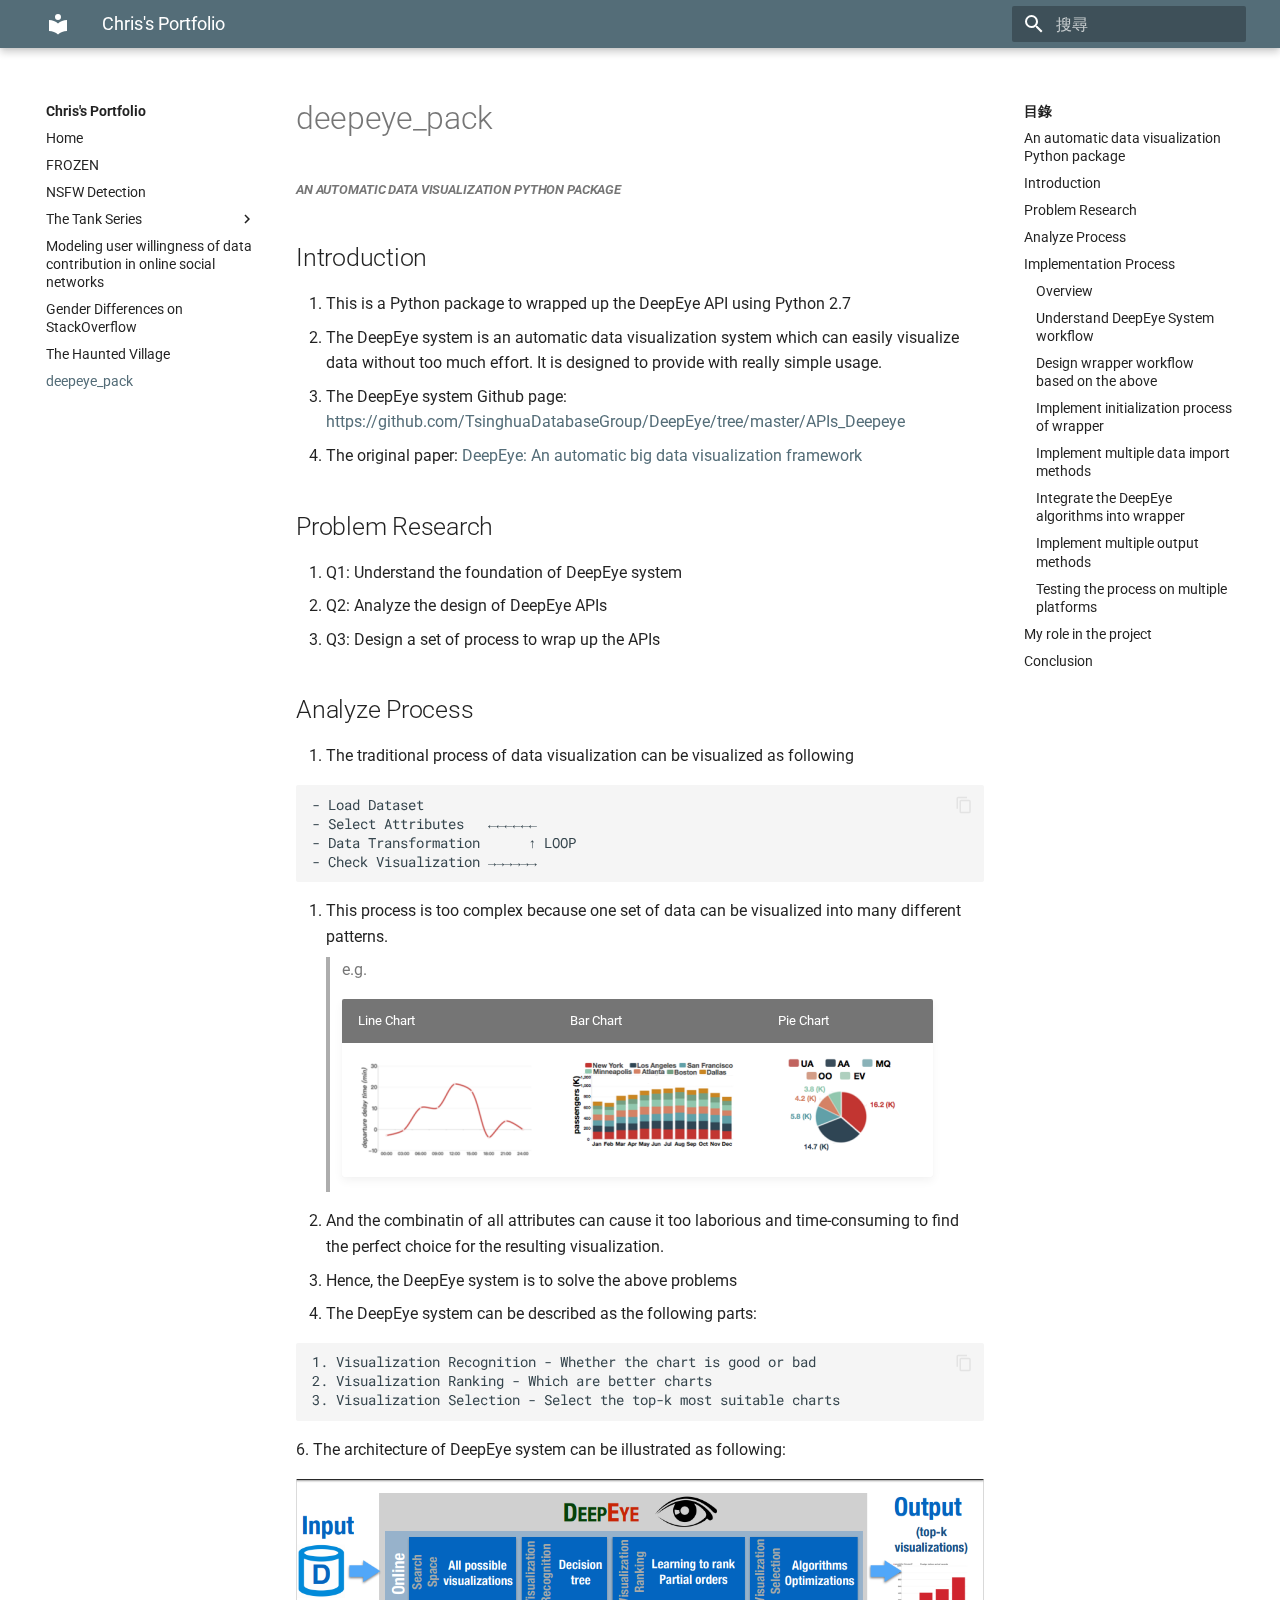
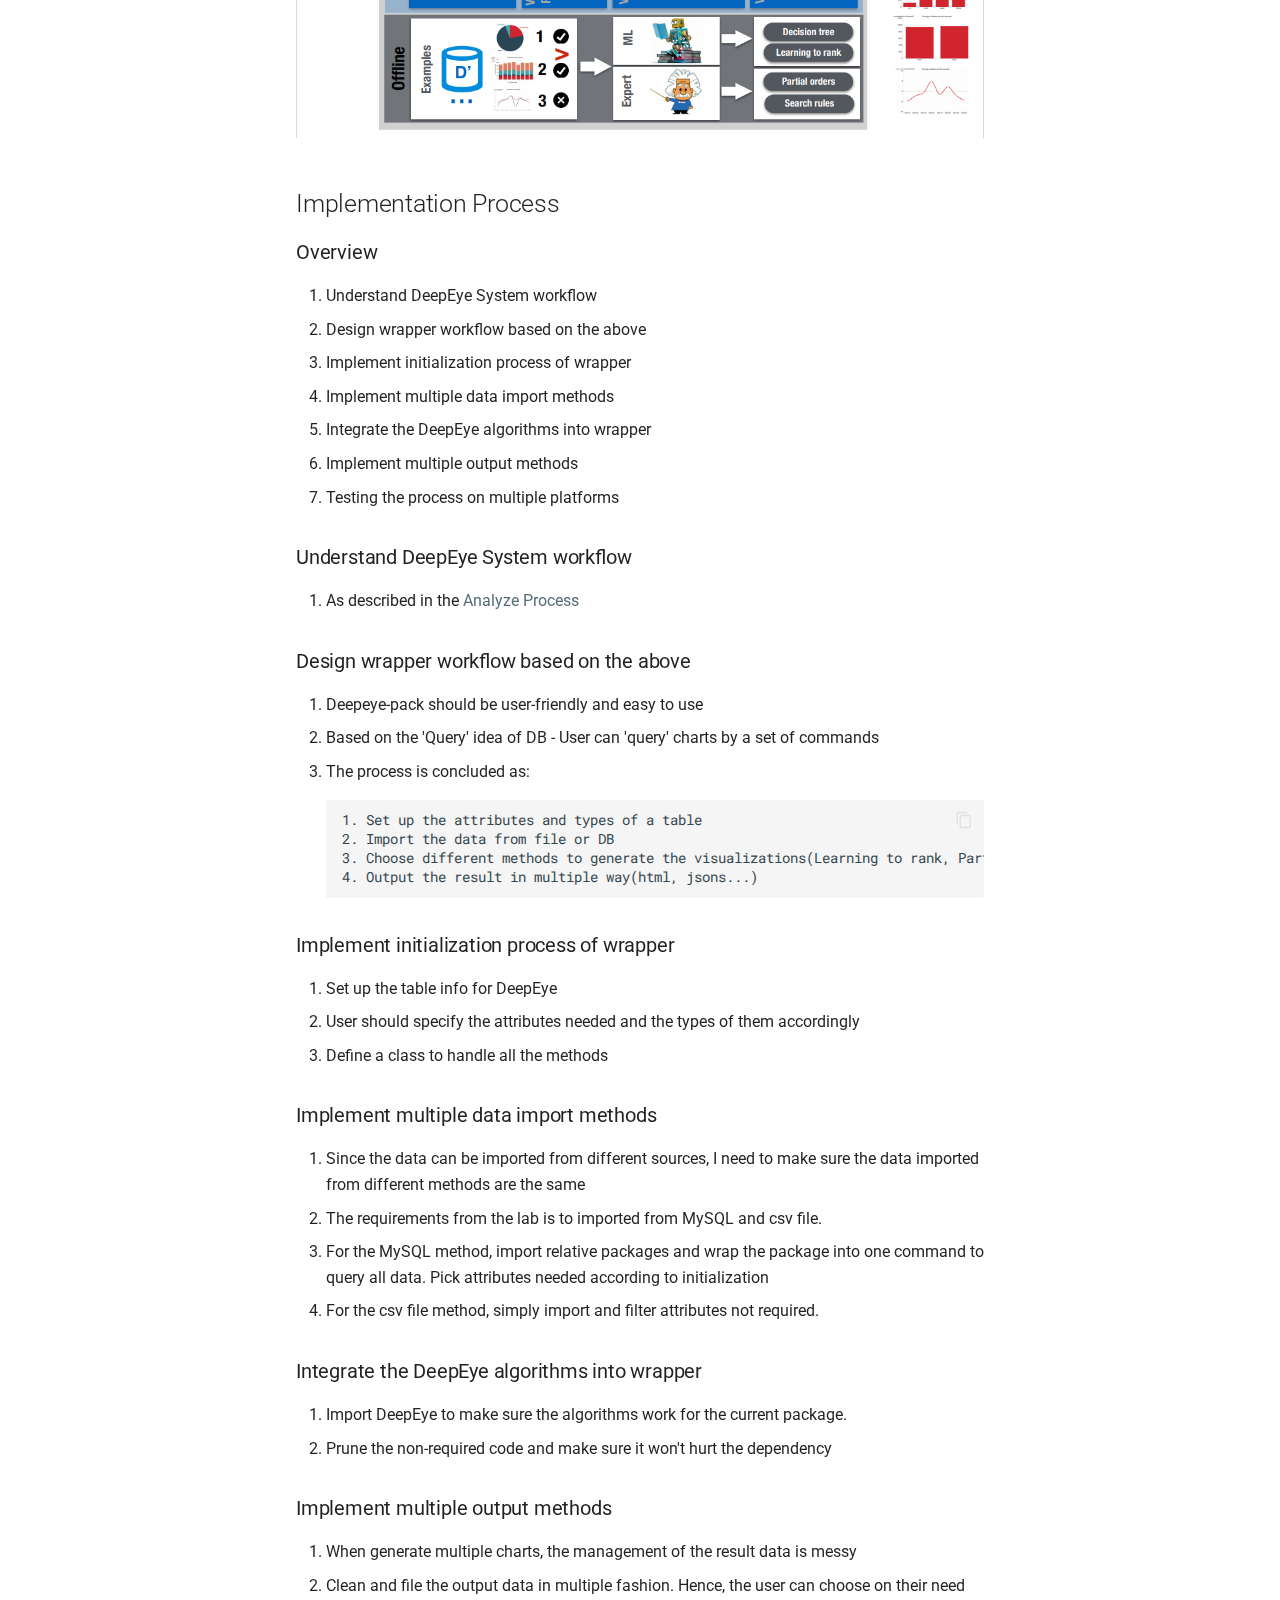
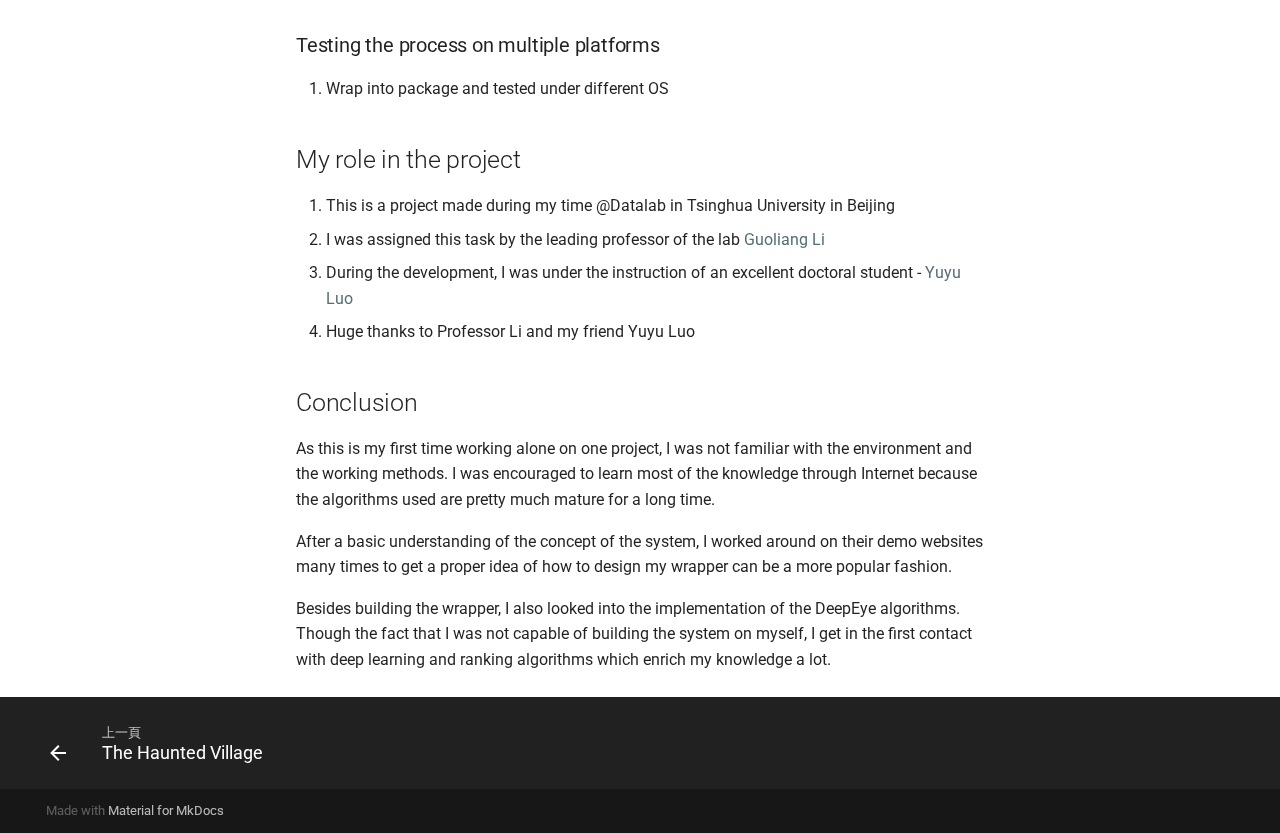
<file: portfolio/site/deepeye_pack/deepeye_pack/index.html>
<!doctype html>
<html lang="zh-Hant" class="no-js">
  <head>
    
      <meta charset="utf-8">
      <meta name="viewport" content="width=device-width,initial-scale=1">
      
        <meta name="description" content="Portfolio of Yi-Chun(Chris) Chang">
      
      
      
        <meta name="author" content="Chris Chang">
      
      
        <link rel="canonical" href="https://tpchris1.github.io/portfolio/site/index.html/deepeye_pack/deepeye_pack/">
      
      <link rel="shortcut icon" href="../../assets/images/favicon.png">
      <meta name="generator" content="mkdocs-1.1.2, mkdocs-material-6.2.5">
    
    
      
        <title>deepeye_pack - Chris's Portfolio</title>
      
    
    
      <link rel="stylesheet" href="../../assets/stylesheets/main.15aa0b43.min.css">
      
        
        <link rel="stylesheet" href="../../assets/stylesheets/palette.75751829.min.css">
        
          
          
          <meta name="theme-color" content="#546d78">
        
      
    
    
    
      
        
        <link rel="preconnect" href="https://fonts.gstatic.com" crossorigin>
        <link rel="stylesheet" href="https://fonts.googleapis.com/css?family=Roboto:300,400,400i,700%7CRoboto+Mono&display=fallback">
        <style>body,input{font-family:"Roboto",-apple-system,BlinkMacSystemFont,Helvetica,Arial,sans-serif}code,kbd,pre{font-family:"Roboto Mono",SFMono-Regular,Consolas,Menlo,monospace}</style>
      
    
    
    
    
      
    
    
  </head>
  
  
    
    
    
    
    
    <body dir="ltr" data-md-color-scheme="default" data-md-color-primary="blue-grey" data-md-color-accent="teal">
      
  
    
    <input class="md-toggle" data-md-toggle="drawer" type="checkbox" id="__drawer" autocomplete="off">
    <input class="md-toggle" data-md-toggle="search" type="checkbox" id="__search" autocomplete="off">
    <label class="md-overlay" for="__drawer"></label>
    <div data-md-component="skip">
      
        
        <a href="#deepeye_pack" class="md-skip">
          跳轉到
        </a>
      
    </div>
    <div data-md-component="announce">
      
    </div>
    
      

<header class="md-header" data-md-component="header">
  <nav class="md-header-nav md-grid" aria-label="Header">
    <a href="https://tpchris1.github.io/portfolio/site/index.html" title="Chris&#39;s Portfolio" class="md-header-nav__button md-logo" aria-label="Chris's Portfolio">
      
  
  <svg xmlns="http://www.w3.org/2000/svg" viewBox="0 0 24 24"><path d="M12 8a3 3 0 003-3 3 3 0 00-3-3 3 3 0 00-3 3 3 3 0 003 3m0 3.54C9.64 9.35 6.5 8 3 8v11c3.5 0 6.64 1.35 9 3.54 2.36-2.19 5.5-3.54 9-3.54V8c-3.5 0-6.64 1.35-9 3.54z"/></svg>

    </a>
    <label class="md-header-nav__button md-icon" for="__drawer">
      <svg xmlns="http://www.w3.org/2000/svg" viewBox="0 0 24 24"><path d="M3 6h18v2H3V6m0 5h18v2H3v-2m0 5h18v2H3v-2z"/></svg>
    </label>
    <div class="md-header-nav__title" data-md-component="header-title">
      <div class="md-header-nav__ellipsis">
        <div class="md-header-nav__topic">
          <span class="md-ellipsis">
            Chris's Portfolio
          </span>
        </div>
        <div class="md-header-nav__topic">
          <span class="md-ellipsis">
            
              deepeye_pack
            
          </span>
        </div>
      </div>
    </div>
    
      <label class="md-header-nav__button md-icon" for="__search">
        <svg xmlns="http://www.w3.org/2000/svg" viewBox="0 0 24 24"><path d="M9.5 3A6.5 6.5 0 0116 9.5c0 1.61-.59 3.09-1.56 4.23l.27.27h.79l5 5-1.5 1.5-5-5v-.79l-.27-.27A6.516 6.516 0 019.5 16 6.5 6.5 0 013 9.5 6.5 6.5 0 019.5 3m0 2C7 5 5 7 5 9.5S7 14 9.5 14 14 12 14 9.5 12 5 9.5 5z"/></svg>
      </label>
      
<div class="md-search" data-md-component="search" role="dialog">
  <label class="md-search__overlay" for="__search"></label>
  <div class="md-search__inner" role="search">
    <form class="md-search__form" name="search">
      <input type="text" class="md-search__input" name="query" aria-label="搜尋" placeholder="搜尋" autocapitalize="off" autocorrect="off" autocomplete="off" spellcheck="false" data-md-component="search-query" data-md-state="active" required>
      <label class="md-search__icon md-icon" for="__search">
        <svg xmlns="http://www.w3.org/2000/svg" viewBox="0 0 24 24"><path d="M9.5 3A6.5 6.5 0 0116 9.5c0 1.61-.59 3.09-1.56 4.23l.27.27h.79l5 5-1.5 1.5-5-5v-.79l-.27-.27A6.516 6.516 0 019.5 16 6.5 6.5 0 013 9.5 6.5 6.5 0 019.5 3m0 2C7 5 5 7 5 9.5S7 14 9.5 14 14 12 14 9.5 12 5 9.5 5z"/></svg>
        <svg xmlns="http://www.w3.org/2000/svg" viewBox="0 0 24 24"><path d="M20 11v2H8l5.5 5.5-1.42 1.42L4.16 12l7.92-7.92L13.5 5.5 8 11h12z"/></svg>
      </label>
      <button type="reset" class="md-search__icon md-icon" aria-label="Clear" data-md-component="search-reset" tabindex="-1">
        <svg xmlns="http://www.w3.org/2000/svg" viewBox="0 0 24 24"><path d="M19 6.41L17.59 5 12 10.59 6.41 5 5 6.41 10.59 12 5 17.59 6.41 19 12 13.41 17.59 19 19 17.59 13.41 12 19 6.41z"/></svg>
      </button>
    </form>
    <div class="md-search__output">
      <div class="md-search__scrollwrap" data-md-scrollfix>
        <div class="md-search-result" data-md-component="search-result">
          <div class="md-search-result__meta">
            正在初始化搜尋引擎
          </div>
          <ol class="md-search-result__list"></ol>
        </div>
      </div>
    </div>
  </div>
</div>
    
    
  </nav>
</header>
    
    <div class="md-container" data-md-component="container">
      
      
        
      
      <main class="md-main" data-md-component="main">
        <div class="md-main__inner md-grid">
          
            
              
              <div class="md-sidebar md-sidebar--primary" data-md-component="navigation" >
                <div class="md-sidebar__scrollwrap">
                  <div class="md-sidebar__inner">
                    




<nav class="md-nav md-nav--primary" aria-label="Navigation" data-md-level="0">
  <label class="md-nav__title" for="__drawer">
    <a href="https://tpchris1.github.io/portfolio/site/index.html" title="Chris&#39;s Portfolio" class="md-nav__button md-logo" aria-label="Chris's Portfolio">
      
  
  <svg xmlns="http://www.w3.org/2000/svg" viewBox="0 0 24 24"><path d="M12 8a3 3 0 003-3 3 3 0 00-3-3 3 3 0 00-3 3 3 3 0 003 3m0 3.54C9.64 9.35 6.5 8 3 8v11c3.5 0 6.64 1.35 9 3.54 2.36-2.19 5.5-3.54 9-3.54V8c-3.5 0-6.64 1.35-9 3.54z"/></svg>

    </a>
    Chris's Portfolio
  </label>
  
  <ul class="md-nav__list" data-md-scrollfix>
    
      
      
      


  
  
  
    <li class="md-nav__item">
      <a href="../.." class="md-nav__link">
        Home
      </a>
    </li>
  

    
      
      
      


  
  
  
    <li class="md-nav__item">
      <a href="../../frozen/frozen/" class="md-nav__link">
        FROZEN
      </a>
    </li>
  

    
      
      
      


  
  
  
    <li class="md-nav__item">
      <a href="../../nsfw_detection/nsfw_detection/" class="md-nav__link">
        NSFW Detection
      </a>
    </li>
  

    
      
      
      


  
  
  
    
    <li class="md-nav__item md-nav__item--nested">
      
      
        <input class="md-nav__toggle md-toggle" data-md-toggle="nav-4" type="checkbox" id="nav-4" >
      
      <label class="md-nav__link" for="nav-4">
        The Tank Series
        <span class="md-nav__icon md-icon"></span>
      </label>
      <nav class="md-nav" aria-label="The Tank Series" data-md-level="1">
        <label class="md-nav__title" for="nav-4">
          <span class="md-nav__icon md-icon"></span>
          The Tank Series
        </label>
        <ul class="md-nav__list" data-md-scrollfix>
          
          
            
  
  
  
    <li class="md-nav__item">
      <a href="../../the_tank/the_tank_arduino/" class="md-nav__link">
        Gen2 - Arduino-based
      </a>
    </li>
  

          
            
  
  
  
    <li class="md-nav__item">
      <a href="../../the_tank/the_tank_fpga/" class="md-nav__link">
        Gen1 - FPGA-based
      </a>
    </li>
  

          
        </ul>
      </nav>
    </li>
  

    
      
      
      


  
  
  
    <li class="md-nav__item">
      <a href="../../modeling_user_willingness/modeling_user_willingness/" class="md-nav__link">
        Modeling user willingness of data contribution in online social networks
      </a>
    </li>
  

    
      
      
      


  
  
  
    <li class="md-nav__item">
      <a href="../../gender_differences_on_stackoverflow/gender_differences_on_stackoverflow/" class="md-nav__link">
        Gender Differences on StackOverflow
      </a>
    </li>
  

    
      
      
      


  
  
  
    <li class="md-nav__item">
      <a href="../../the_haunted_village/the_haunted_village/" class="md-nav__link">
        The Haunted Village
      </a>
    </li>
  

    
      
      
      


  
  
    
  
  
    <li class="md-nav__item md-nav__item--active">
      
      <input class="md-nav__toggle md-toggle" data-md-toggle="toc" type="checkbox" id="__toc">
      
        
      
      
        <label class="md-nav__link md-nav__link--active" for="__toc">
          deepeye_pack
          <span class="md-nav__icon md-icon"></span>
        </label>
      
      <a href="./" class="md-nav__link md-nav__link--active">
        deepeye_pack
      </a>
      
        
<nav class="md-nav md-nav--secondary" aria-label="目錄">
  
  
    
  
  
    <label class="md-nav__title" for="__toc">
      <span class="md-nav__icon md-icon"></span>
      目錄
    </label>
    <ul class="md-nav__list" data-md-scrollfix>
      
        <li class="md-nav__item">
  <a href="#an-automatic-data-visualization-python-package" class="md-nav__link">
    An automatic data visualization Python package
  </a>
  
</li>
      
        <li class="md-nav__item">
  <a href="#introduction" class="md-nav__link">
    Introduction
  </a>
  
</li>
      
        <li class="md-nav__item">
  <a href="#problem-research" class="md-nav__link">
    Problem Research
  </a>
  
</li>
      
        <li class="md-nav__item">
  <a href="#analyze-process" class="md-nav__link">
    Analyze Process
  </a>
  
</li>
      
        <li class="md-nav__item">
  <a href="#implementation-process" class="md-nav__link">
    Implementation Process
  </a>
  
    <nav class="md-nav" aria-label="Implementation Process">
      <ul class="md-nav__list">
        
          <li class="md-nav__item">
  <a href="#overview" class="md-nav__link">
    Overview
  </a>
  
</li>
        
          <li class="md-nav__item">
  <a href="#understand-deepeye-system-workflow" class="md-nav__link">
    Understand DeepEye System workflow
  </a>
  
</li>
        
          <li class="md-nav__item">
  <a href="#design-wrapper-workflow-based-on-the-above" class="md-nav__link">
    Design wrapper workflow based on the above
  </a>
  
</li>
        
          <li class="md-nav__item">
  <a href="#implement-initialization-process-of-wrapper" class="md-nav__link">
    Implement initialization process of wrapper
  </a>
  
</li>
        
          <li class="md-nav__item">
  <a href="#implement-multiple-data-import-methods" class="md-nav__link">
    Implement multiple data import methods
  </a>
  
</li>
        
          <li class="md-nav__item">
  <a href="#integrate-the-deepeye-algorithms-into-wrapper" class="md-nav__link">
    Integrate the DeepEye algorithms into wrapper
  </a>
  
</li>
        
          <li class="md-nav__item">
  <a href="#implement-multiple-output-methods" class="md-nav__link">
    Implement multiple output methods
  </a>
  
</li>
        
          <li class="md-nav__item">
  <a href="#testing-the-process-on-multiple-platforms" class="md-nav__link">
    Testing the process on multiple platforms
  </a>
  
</li>
        
      </ul>
    </nav>
  
</li>
      
        <li class="md-nav__item">
  <a href="#my-role-in-the-project" class="md-nav__link">
    My role in the project
  </a>
  
</li>
      
        <li class="md-nav__item">
  <a href="#conclusion" class="md-nav__link">
    Conclusion
  </a>
  
</li>
      
    </ul>
  
</nav>
      
    </li>
  

    
  </ul>
</nav>
                  </div>
                </div>
              </div>
            
            
              
              <div class="md-sidebar md-sidebar--secondary" data-md-component="toc" >
                <div class="md-sidebar__scrollwrap">
                  <div class="md-sidebar__inner">
                    
<nav class="md-nav md-nav--secondary" aria-label="目錄">
  
  
    
  
  
    <label class="md-nav__title" for="__toc">
      <span class="md-nav__icon md-icon"></span>
      目錄
    </label>
    <ul class="md-nav__list" data-md-scrollfix>
      
        <li class="md-nav__item">
  <a href="#an-automatic-data-visualization-python-package" class="md-nav__link">
    An automatic data visualization Python package
  </a>
  
</li>
      
        <li class="md-nav__item">
  <a href="#introduction" class="md-nav__link">
    Introduction
  </a>
  
</li>
      
        <li class="md-nav__item">
  <a href="#problem-research" class="md-nav__link">
    Problem Research
  </a>
  
</li>
      
        <li class="md-nav__item">
  <a href="#analyze-process" class="md-nav__link">
    Analyze Process
  </a>
  
</li>
      
        <li class="md-nav__item">
  <a href="#implementation-process" class="md-nav__link">
    Implementation Process
  </a>
  
    <nav class="md-nav" aria-label="Implementation Process">
      <ul class="md-nav__list">
        
          <li class="md-nav__item">
  <a href="#overview" class="md-nav__link">
    Overview
  </a>
  
</li>
        
          <li class="md-nav__item">
  <a href="#understand-deepeye-system-workflow" class="md-nav__link">
    Understand DeepEye System workflow
  </a>
  
</li>
        
          <li class="md-nav__item">
  <a href="#design-wrapper-workflow-based-on-the-above" class="md-nav__link">
    Design wrapper workflow based on the above
  </a>
  
</li>
        
          <li class="md-nav__item">
  <a href="#implement-initialization-process-of-wrapper" class="md-nav__link">
    Implement initialization process of wrapper
  </a>
  
</li>
        
          <li class="md-nav__item">
  <a href="#implement-multiple-data-import-methods" class="md-nav__link">
    Implement multiple data import methods
  </a>
  
</li>
        
          <li class="md-nav__item">
  <a href="#integrate-the-deepeye-algorithms-into-wrapper" class="md-nav__link">
    Integrate the DeepEye algorithms into wrapper
  </a>
  
</li>
        
          <li class="md-nav__item">
  <a href="#implement-multiple-output-methods" class="md-nav__link">
    Implement multiple output methods
  </a>
  
</li>
        
          <li class="md-nav__item">
  <a href="#testing-the-process-on-multiple-platforms" class="md-nav__link">
    Testing the process on multiple platforms
  </a>
  
</li>
        
      </ul>
    </nav>
  
</li>
      
        <li class="md-nav__item">
  <a href="#my-role-in-the-project" class="md-nav__link">
    My role in the project
  </a>
  
</li>
      
        <li class="md-nav__item">
  <a href="#conclusion" class="md-nav__link">
    Conclusion
  </a>
  
</li>
      
    </ul>
  
</nav>
                  </div>
                </div>
              </div>
            
          
          <div class="md-content">
            <article class="md-content__inner md-typeset">
              
                
                
                <h1 id="deepeye_pack">deepeye_pack</h1>
<h5 id="an-automatic-data-visualization-python-package"><em>An automatic data visualization Python package</em></h5>
<h2 id="introduction">Introduction</h2>
<ol>
<li>This is a Python package to wrapped up the DeepEye API using Python 2.7</li>
<li>The DeepEye system is an automatic data visualization system which can easily visualize data without too much effort. It is designed to provide with really simple usage.</li>
<li>The DeepEye system Github page: <a href="https://github.com/TsinghuaDatabaseGroup/DeepEye/tree/master/APIs_Deepeye">https://github.com/TsinghuaDatabaseGroup/DeepEye/tree/master/APIs_Deepeye</a></li>
<li>The original paper: <a href="https://ieeexplore.ieee.org/document/8268737">DeepEye: An automatic big data visualization framework</a></li>
</ol>
<h2 id="problem-research">Problem Research</h2>
<ol>
<li>Q1: Understand the foundation of DeepEye system</li>
<li>Q2: Analyze the design of DeepEye APIs</li>
<li>Q3: Design a set of process to wrap up the APIs</li>
</ol>
<h2 id="analyze-process">Analyze Process</h2>
<ol>
<li>The traditional process of data visualization can be visualized as following</li>
</ol>
<div class="highlight"><pre><span></span><code>- Load Dataset
- Select Attributes   ←←←←←←
- Data Transformation      ↑ LOOP
- Check Visualization →→→→→→
</code></pre></div>

<ol>
<li>
<p>This process is too complex because one set of data can be visualized into many different patterns.</p>
<blockquote>
<p>e.g. </p>
<table>
<thead>
<tr>
<th>Line Chart</th>
<th>Bar Chart</th>
<th>Pie Chart</th>
</tr>
</thead>
<tbody>
<tr>
<td><img alt="" src="../Pics/2021-06-06-15-17-01.png" /></td>
<td><img alt="" src="../Pics/2021-06-06-15-18-43.png" /></td>
<td><img alt="" src="../Pics/2021-06-06-15-24-23.png" /></td>
</tr>
</tbody>
</table>
</blockquote>
</li>
<li>
<p>And the combinatin of all attributes can cause it too laborious and time-consuming to find the perfect choice for the resulting visualization. </p>
</li>
<li>
<p>Hence, the DeepEye system is to solve the above problems  </p>
</li>
<li>
<p>The DeepEye system can be described as the following parts:</p>
</li>
</ol>
<p><div class="highlight"><pre><span></span><code>1. Visualization Recognition - Whether the chart is good or bad
2. Visualization Ranking - Which are better charts
3. Visualization Selection - Select the top-k most suitable charts  
</code></pre></div>
6. The architecture of DeepEye system can be illustrated as following:</p>
<p><img alt="" src="../Pics/2021-06-06-16-23-33.png" /></p>
<h2 id="implementation-process">Implementation Process</h2>
<h3 id="overview">Overview</h3>
<ol>
<li>Understand DeepEye System workflow</li>
<li>Design wrapper workflow based on the above</li>
<li>Implement initialization process of wrapper</li>
<li>Implement multiple data import methods</li>
<li>Integrate the DeepEye algorithms into wrapper </li>
<li>Implement multiple output methods </li>
<li>Testing the process on multiple platforms</li>
</ol>
<h3 id="understand-deepeye-system-workflow">Understand DeepEye System workflow</h3>
<ol>
<li>As described in the <a href="#analyze-process">Analyze Process</a></li>
</ol>
<h3 id="design-wrapper-workflow-based-on-the-above">Design wrapper workflow based on the above</h3>
<ol>
<li>Deepeye-pack should be user-friendly and easy to use</li>
<li>Based on the 'Query' idea of DB - User can 'query' charts by a set of commands</li>
<li>The process is concluded as:
<div class="highlight"><pre><span></span><code>1. Set up the attributes and types of a table
2. Import the data from file or DB
3. Choose different methods to generate the visualizations(Learning to rank, Partial order, Diversified ranking)
4. Output the result in multiple way(html, jsons...)
</code></pre></div></li>
</ol>
<h3 id="implement-initialization-process-of-wrapper">Implement initialization process of wrapper</h3>
<ol>
<li>Set up the table info for DeepEye</li>
<li>User should specify the attributes needed and the types of them accordingly</li>
<li>Define a class to handle all the methods</li>
</ol>
<h3 id="implement-multiple-data-import-methods">Implement multiple data import methods</h3>
<ol>
<li>Since the data can be imported from different sources, I need to make sure the data imported from different methods are the same</li>
<li>The requirements from the lab is to imported from MySQL and csv file. </li>
<li>For the MySQL method, import relative packages and wrap the package into one command to query all data. Pick attributes needed according to initialization</li>
<li>For the csv file method, simply import and filter attributes not required.</li>
</ol>
<h3 id="integrate-the-deepeye-algorithms-into-wrapper">Integrate the DeepEye algorithms into wrapper</h3>
<ol>
<li>Import DeepEye to make sure the algorithms work for the current package.</li>
<li>Prune the non-required code and make sure it won't hurt the dependency</li>
</ol>
<h3 id="implement-multiple-output-methods">Implement multiple output methods</h3>
<ol>
<li>When generate multiple charts, the management of the result data is messy</li>
<li>Clean and file the output data in multiple fashion. Hence, the user can choose on their need</li>
</ol>
<h3 id="testing-the-process-on-multiple-platforms">Testing the process on multiple platforms</h3>
<ol>
<li>Wrap into package and tested under different OS</li>
</ol>
<h2 id="my-role-in-the-project">My role in the project</h2>
<ol>
<li>This is a project made during my time @Datalab in Tsinghua University in Beijing</li>
<li>I was assigned this task by the leading professor of the lab <a href="http://dbgroup.cs.tsinghua.edu.cn/ligl/">Guoliang Li</a></li>
<li>During the development, I was under the instruction of an excellent doctoral student - <a href="https://scholar.google.com/citations?user=FAjYJkQAAAAJ&amp;hl=en">Yuyu Luo</a></li>
<li>Huge thanks to Professor Li and my friend Yuyu Luo</li>
</ol>
<h2 id="conclusion">Conclusion</h2>
<p>As this is my first time working alone on one project, I was not familiar with the environment and the working methods. I was encouraged to learn most of the knowledge through Internet because the algorithms used are pretty much mature for a long time.</p>
<p>After a basic understanding of the concept of the system, I worked around on their demo websites many times to get a proper idea of how to design my wrapper can be a more popular fashion.</p>
<p>Besides building the wrapper, I also looked into the implementation of the DeepEye algorithms. Though the fact that I was not capable of building the system on myself, I get in the first contact with deep learning and ranking algorithms which enrich my knowledge a lot. </p>
                
              
              
                


              
            </article>
          </div>
        </div>
      </main>
      
        
<footer class="md-footer">
  
    <div class="md-footer-nav">
      <nav class="md-footer-nav__inner md-grid" aria-label="Footer">
        
          <a href="../../the_haunted_village/the_haunted_village/" class="md-footer-nav__link md-footer-nav__link--prev" rel="prev">
            <div class="md-footer-nav__button md-icon">
              <svg xmlns="http://www.w3.org/2000/svg" viewBox="0 0 24 24"><path d="M20 11v2H8l5.5 5.5-1.42 1.42L4.16 12l7.92-7.92L13.5 5.5 8 11h12z"/></svg>
            </div>
            <div class="md-footer-nav__title">
              <div class="md-ellipsis">
                <span class="md-footer-nav__direction">
                  上一頁
                </span>
                The Haunted Village
              </div>
            </div>
          </a>
        
        
      </nav>
    </div>
  
  <div class="md-footer-meta md-typeset">
    <div class="md-footer-meta__inner md-grid">
      <div class="md-footer-copyright">
        
        Made with
        <a href="https://squidfunk.github.io/mkdocs-material/" target="_blank" rel="noopener">
          Material for MkDocs
        </a>
      </div>
      
    </div>
  </div>
</footer>
      
    </div>
    
      <script src="../../assets/javascripts/vendor.93c04032.min.js"></script>
      <script src="../../assets/javascripts/bundle.83e5331e.min.js"></script><script id="__lang" type="application/json">{"clipboard.copy": "\u8907\u88fd", "clipboard.copied": "\u5df2\u8907\u88fd", "search.config.lang": "ja", "search.config.pipeline": "trimmer, stemmer", "search.config.separator": "[\\s\\-\u3000\u3001\u3002\uff0c\uff0e\uff1f\uff1b]+", "search.placeholder": "\u641c\u5c0b", "search.result.placeholder": "\u6253\u5b57\u9032\u884c\u641c\u5c0b", "search.result.none": "\u6c92\u6709\u7b26\u5408\u7684\u9805\u76ee", "search.result.one": "\u627e\u5230 1 \u500b\u7b26\u5408\u7684\u9805\u76ee", "search.result.other": "\u627e\u5230 # \u500b\u7b26\u5408\u7684\u9805\u76ee", "search.result.more.one": "1 more on this page", "search.result.more.other": "# more on this page", "search.result.term.missing": "Missing"}</script>
      
      <script>
        app = initialize({
          base: "../..",
          features: [],
          search: Object.assign({
            worker: "../../assets/javascripts/worker/search.8c7e0a7e.min.js"
          }, typeof search !== "undefined" && search)
        })
      </script>
      
    
  </body>
</html>
</file>
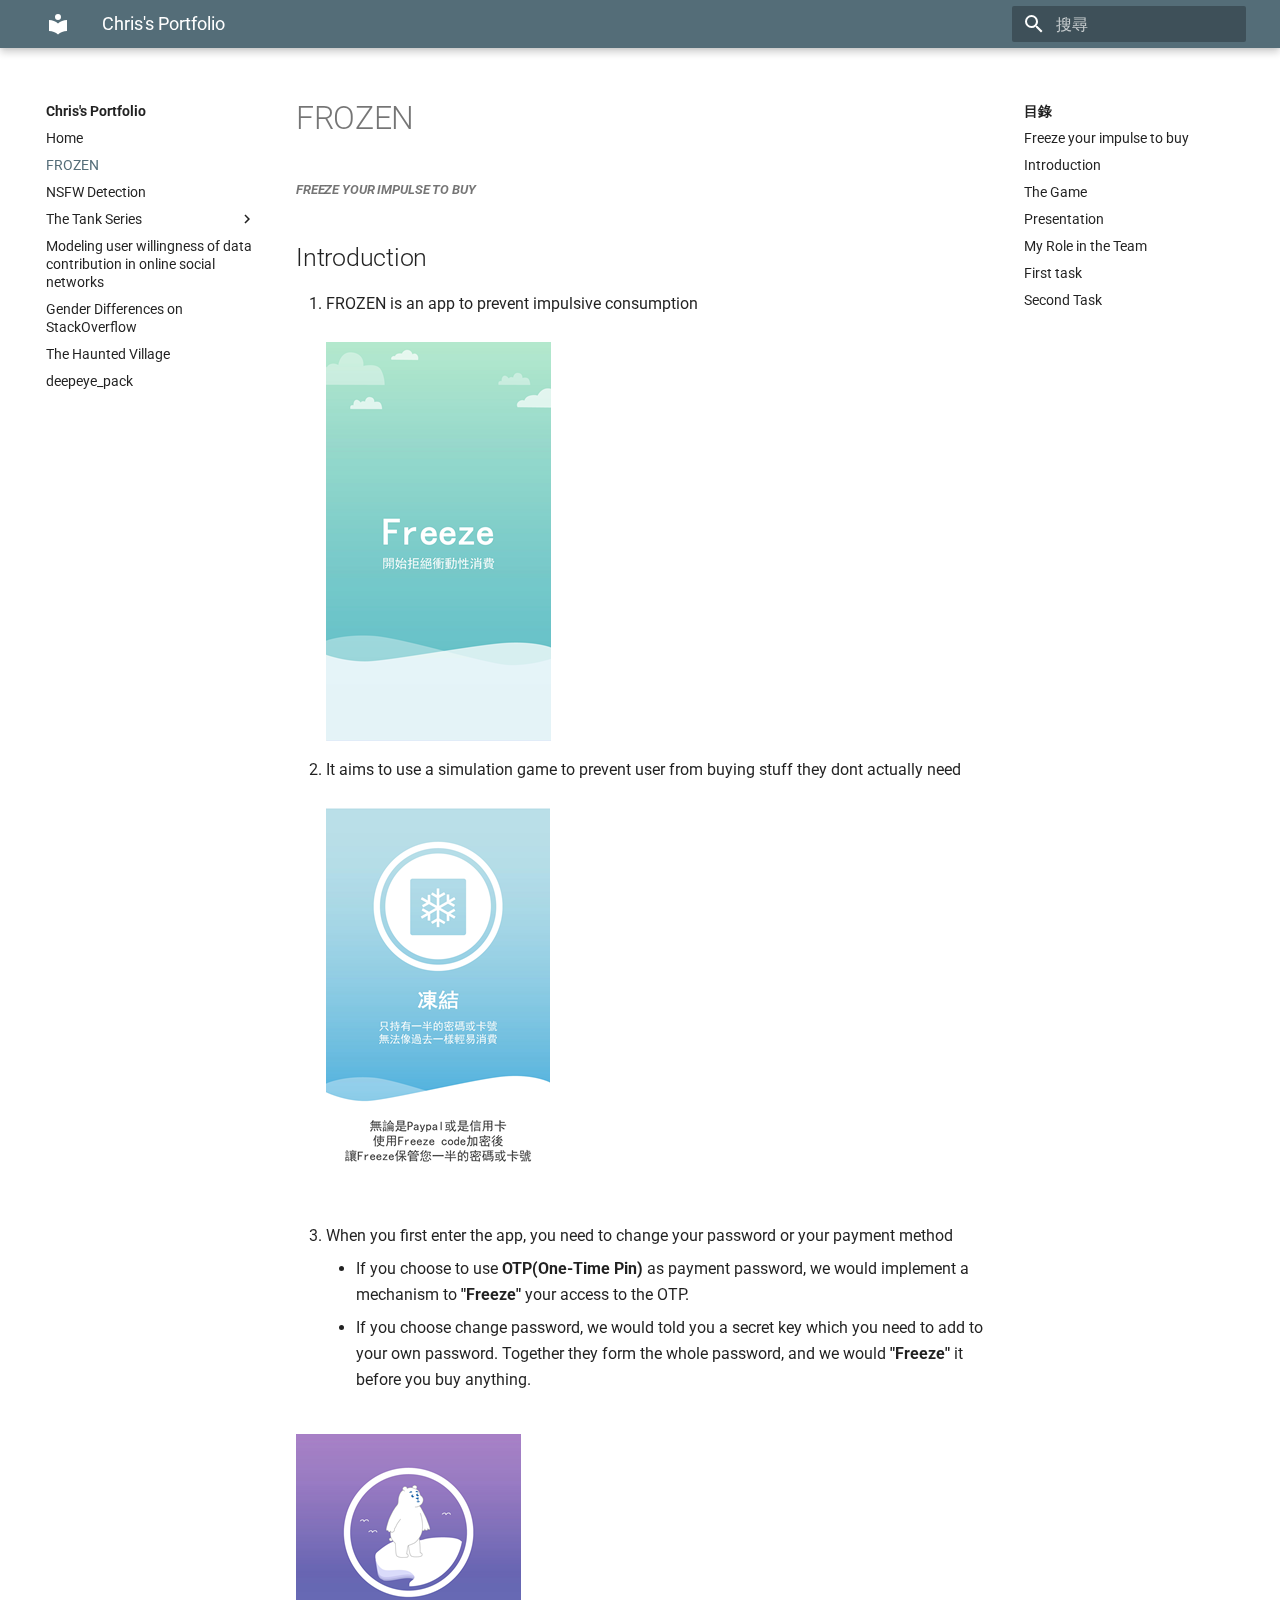
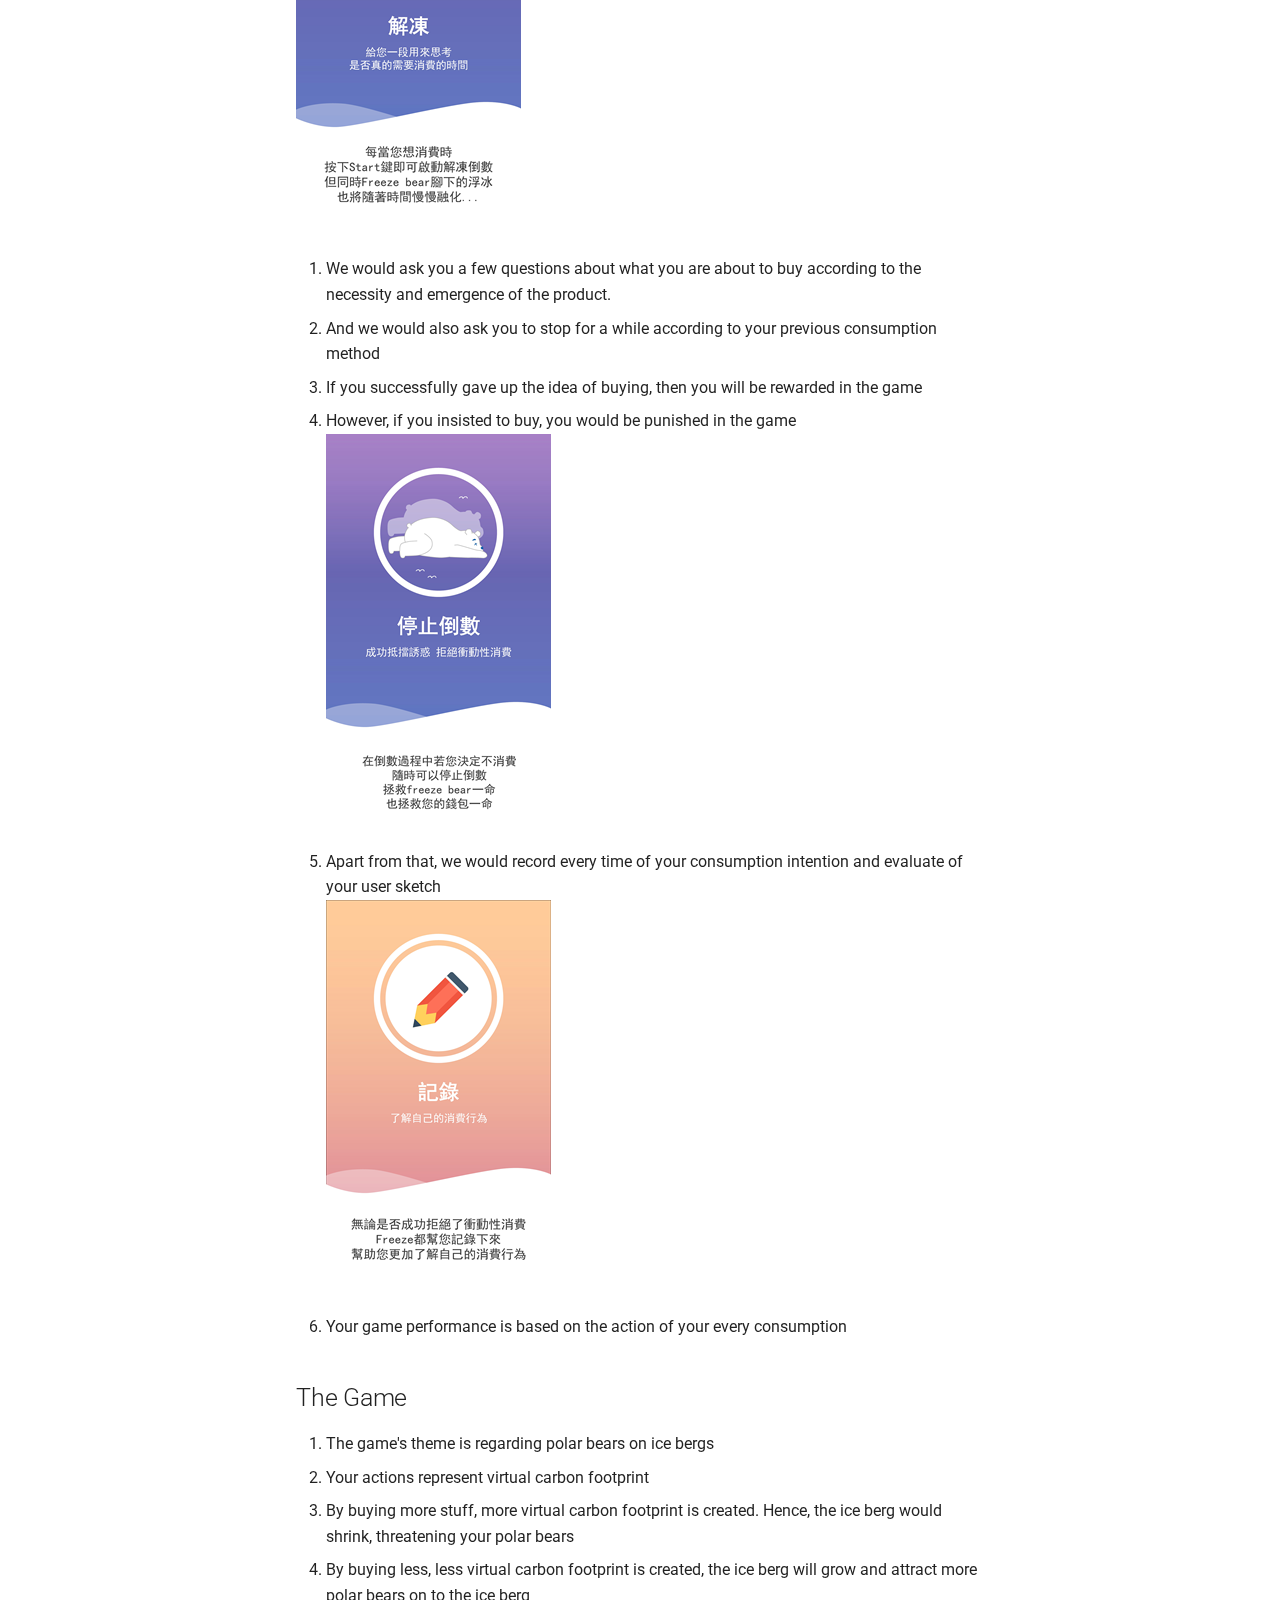
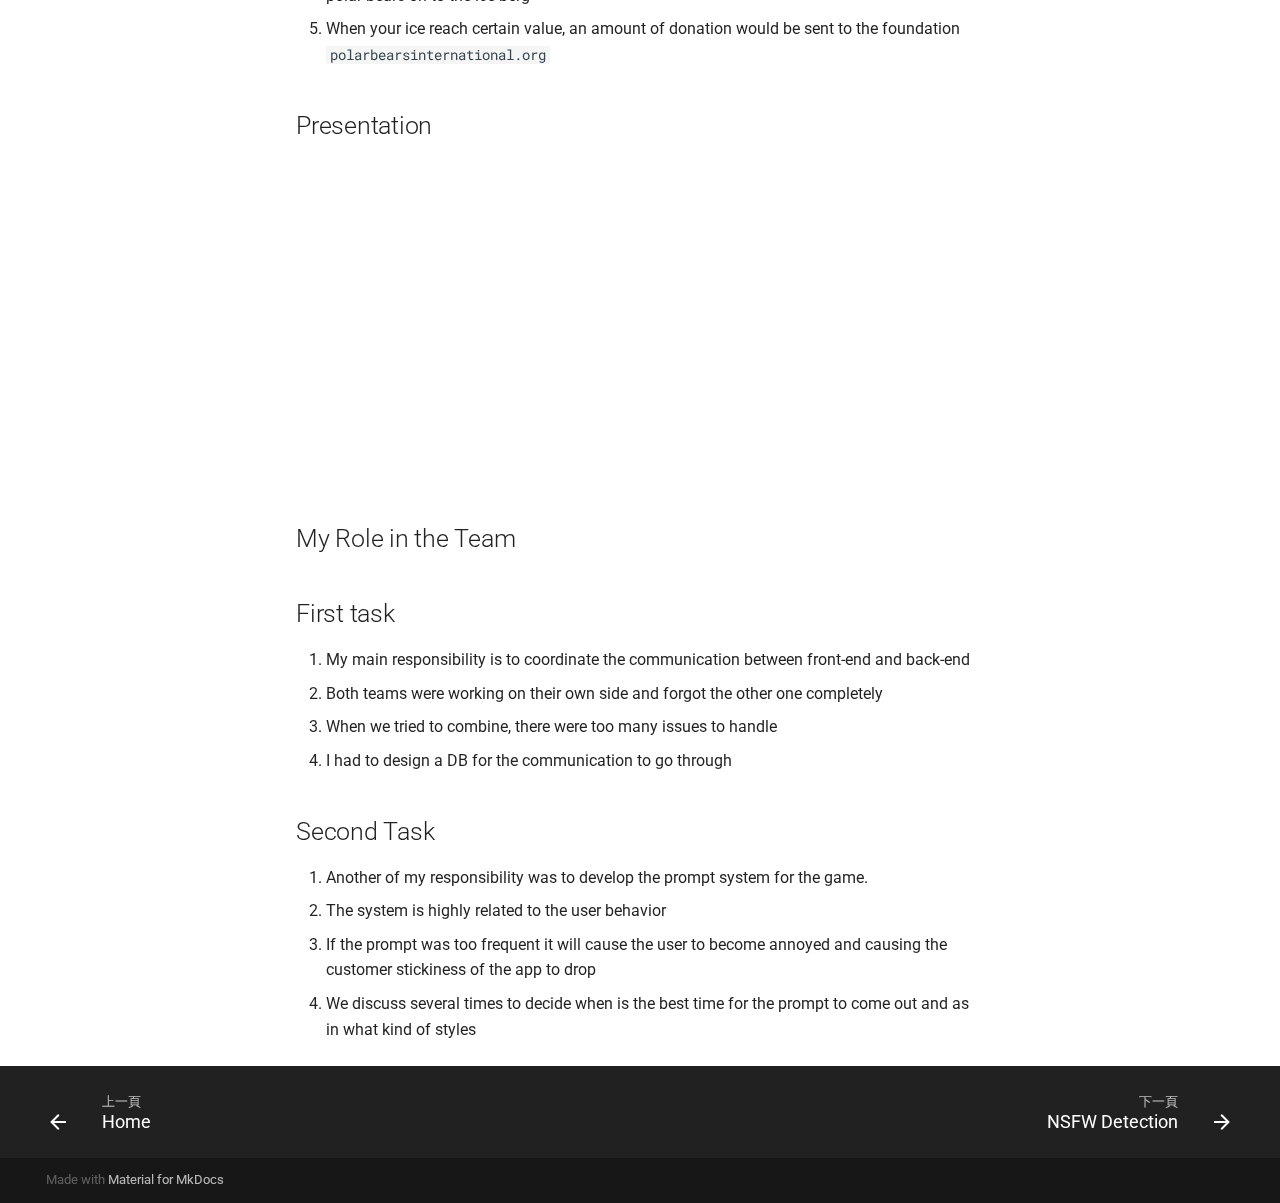
<file: portfolio/site/frozen/frozen/index.html>
<!doctype html>
<html lang="zh-Hant" class="no-js">
  <head>
    
      <meta charset="utf-8">
      <meta name="viewport" content="width=device-width,initial-scale=1">
      
        <meta name="description" content="Portfolio of Yi-Chun(Chris) Chang">
      
      
      
        <meta name="author" content="Chris Chang">
      
      
        <link rel="canonical" href="https://tpchris1.github.io/portfolio/site/index.html/frozen/frozen/">
      
      <link rel="shortcut icon" href="../../assets/images/favicon.png">
      <meta name="generator" content="mkdocs-1.1.2, mkdocs-material-6.2.5">
    
    
      
        <title>FROZEN - Chris's Portfolio</title>
      
    
    
      <link rel="stylesheet" href="../../assets/stylesheets/main.15aa0b43.min.css">
      
        
        <link rel="stylesheet" href="../../assets/stylesheets/palette.75751829.min.css">
        
          
          
          <meta name="theme-color" content="#546d78">
        
      
    
    
    
      
        
        <link rel="preconnect" href="https://fonts.gstatic.com" crossorigin>
        <link rel="stylesheet" href="https://fonts.googleapis.com/css?family=Roboto:300,400,400i,700%7CRoboto+Mono&display=fallback">
        <style>body,input{font-family:"Roboto",-apple-system,BlinkMacSystemFont,Helvetica,Arial,sans-serif}code,kbd,pre{font-family:"Roboto Mono",SFMono-Regular,Consolas,Menlo,monospace}</style>
      
    
    
    
    
      
    
    
  </head>
  
  
    
    
    
    
    
    <body dir="ltr" data-md-color-scheme="default" data-md-color-primary="blue-grey" data-md-color-accent="teal">
      
  
    
    <input class="md-toggle" data-md-toggle="drawer" type="checkbox" id="__drawer" autocomplete="off">
    <input class="md-toggle" data-md-toggle="search" type="checkbox" id="__search" autocomplete="off">
    <label class="md-overlay" for="__drawer"></label>
    <div data-md-component="skip">
      
        
        <a href="#frozen" class="md-skip">
          跳轉到
        </a>
      
    </div>
    <div data-md-component="announce">
      
    </div>
    
      

<header class="md-header" data-md-component="header">
  <nav class="md-header-nav md-grid" aria-label="Header">
    <a href="https://tpchris1.github.io/portfolio/site/index.html" title="Chris&#39;s Portfolio" class="md-header-nav__button md-logo" aria-label="Chris's Portfolio">
      
  
  <svg xmlns="http://www.w3.org/2000/svg" viewBox="0 0 24 24"><path d="M12 8a3 3 0 003-3 3 3 0 00-3-3 3 3 0 00-3 3 3 3 0 003 3m0 3.54C9.64 9.35 6.5 8 3 8v11c3.5 0 6.64 1.35 9 3.54 2.36-2.19 5.5-3.54 9-3.54V8c-3.5 0-6.64 1.35-9 3.54z"/></svg>

    </a>
    <label class="md-header-nav__button md-icon" for="__drawer">
      <svg xmlns="http://www.w3.org/2000/svg" viewBox="0 0 24 24"><path d="M3 6h18v2H3V6m0 5h18v2H3v-2m0 5h18v2H3v-2z"/></svg>
    </label>
    <div class="md-header-nav__title" data-md-component="header-title">
      <div class="md-header-nav__ellipsis">
        <div class="md-header-nav__topic">
          <span class="md-ellipsis">
            Chris's Portfolio
          </span>
        </div>
        <div class="md-header-nav__topic">
          <span class="md-ellipsis">
            
              FROZEN
            
          </span>
        </div>
      </div>
    </div>
    
      <label class="md-header-nav__button md-icon" for="__search">
        <svg xmlns="http://www.w3.org/2000/svg" viewBox="0 0 24 24"><path d="M9.5 3A6.5 6.5 0 0116 9.5c0 1.61-.59 3.09-1.56 4.23l.27.27h.79l5 5-1.5 1.5-5-5v-.79l-.27-.27A6.516 6.516 0 019.5 16 6.5 6.5 0 013 9.5 6.5 6.5 0 019.5 3m0 2C7 5 5 7 5 9.5S7 14 9.5 14 14 12 14 9.5 12 5 9.5 5z"/></svg>
      </label>
      
<div class="md-search" data-md-component="search" role="dialog">
  <label class="md-search__overlay" for="__search"></label>
  <div class="md-search__inner" role="search">
    <form class="md-search__form" name="search">
      <input type="text" class="md-search__input" name="query" aria-label="搜尋" placeholder="搜尋" autocapitalize="off" autocorrect="off" autocomplete="off" spellcheck="false" data-md-component="search-query" data-md-state="active" required>
      <label class="md-search__icon md-icon" for="__search">
        <svg xmlns="http://www.w3.org/2000/svg" viewBox="0 0 24 24"><path d="M9.5 3A6.5 6.5 0 0116 9.5c0 1.61-.59 3.09-1.56 4.23l.27.27h.79l5 5-1.5 1.5-5-5v-.79l-.27-.27A6.516 6.516 0 019.5 16 6.5 6.5 0 013 9.5 6.5 6.5 0 019.5 3m0 2C7 5 5 7 5 9.5S7 14 9.5 14 14 12 14 9.5 12 5 9.5 5z"/></svg>
        <svg xmlns="http://www.w3.org/2000/svg" viewBox="0 0 24 24"><path d="M20 11v2H8l5.5 5.5-1.42 1.42L4.16 12l7.92-7.92L13.5 5.5 8 11h12z"/></svg>
      </label>
      <button type="reset" class="md-search__icon md-icon" aria-label="Clear" data-md-component="search-reset" tabindex="-1">
        <svg xmlns="http://www.w3.org/2000/svg" viewBox="0 0 24 24"><path d="M19 6.41L17.59 5 12 10.59 6.41 5 5 6.41 10.59 12 5 17.59 6.41 19 12 13.41 17.59 19 19 17.59 13.41 12 19 6.41z"/></svg>
      </button>
    </form>
    <div class="md-search__output">
      <div class="md-search__scrollwrap" data-md-scrollfix>
        <div class="md-search-result" data-md-component="search-result">
          <div class="md-search-result__meta">
            正在初始化搜尋引擎
          </div>
          <ol class="md-search-result__list"></ol>
        </div>
      </div>
    </div>
  </div>
</div>
    
    
  </nav>
</header>
    
    <div class="md-container" data-md-component="container">
      
      
        
      
      <main class="md-main" data-md-component="main">
        <div class="md-main__inner md-grid">
          
            
              
              <div class="md-sidebar md-sidebar--primary" data-md-component="navigation" >
                <div class="md-sidebar__scrollwrap">
                  <div class="md-sidebar__inner">
                    




<nav class="md-nav md-nav--primary" aria-label="Navigation" data-md-level="0">
  <label class="md-nav__title" for="__drawer">
    <a href="https://tpchris1.github.io/portfolio/site/index.html" title="Chris&#39;s Portfolio" class="md-nav__button md-logo" aria-label="Chris's Portfolio">
      
  
  <svg xmlns="http://www.w3.org/2000/svg" viewBox="0 0 24 24"><path d="M12 8a3 3 0 003-3 3 3 0 00-3-3 3 3 0 00-3 3 3 3 0 003 3m0 3.54C9.64 9.35 6.5 8 3 8v11c3.5 0 6.64 1.35 9 3.54 2.36-2.19 5.5-3.54 9-3.54V8c-3.5 0-6.64 1.35-9 3.54z"/></svg>

    </a>
    Chris's Portfolio
  </label>
  
  <ul class="md-nav__list" data-md-scrollfix>
    
      
      
      


  
  
  
    <li class="md-nav__item">
      <a href="../.." class="md-nav__link">
        Home
      </a>
    </li>
  

    
      
      
      


  
  
    
  
  
    <li class="md-nav__item md-nav__item--active">
      
      <input class="md-nav__toggle md-toggle" data-md-toggle="toc" type="checkbox" id="__toc">
      
        
      
      
        <label class="md-nav__link md-nav__link--active" for="__toc">
          FROZEN
          <span class="md-nav__icon md-icon"></span>
        </label>
      
      <a href="./" class="md-nav__link md-nav__link--active">
        FROZEN
      </a>
      
        
<nav class="md-nav md-nav--secondary" aria-label="目錄">
  
  
    
  
  
    <label class="md-nav__title" for="__toc">
      <span class="md-nav__icon md-icon"></span>
      目錄
    </label>
    <ul class="md-nav__list" data-md-scrollfix>
      
        <li class="md-nav__item">
  <a href="#freeze-your-impulse-to-buy" class="md-nav__link">
    Freeze your impulse to buy
  </a>
  
</li>
      
        <li class="md-nav__item">
  <a href="#introduction" class="md-nav__link">
    Introduction
  </a>
  
</li>
      
        <li class="md-nav__item">
  <a href="#the-game" class="md-nav__link">
    The Game
  </a>
  
</li>
      
        <li class="md-nav__item">
  <a href="#presentation" class="md-nav__link">
    Presentation
  </a>
  
</li>
      
        <li class="md-nav__item">
  <a href="#my-role-in-the-team" class="md-nav__link">
    My Role in the Team
  </a>
  
</li>
      
        <li class="md-nav__item">
  <a href="#first-task" class="md-nav__link">
    First task
  </a>
  
</li>
      
        <li class="md-nav__item">
  <a href="#second-task" class="md-nav__link">
    Second Task
  </a>
  
</li>
      
    </ul>
  
</nav>
      
    </li>
  

    
      
      
      


  
  
  
    <li class="md-nav__item">
      <a href="../../nsfw_detection/nsfw_detection/" class="md-nav__link">
        NSFW Detection
      </a>
    </li>
  

    
      
      
      


  
  
  
    
    <li class="md-nav__item md-nav__item--nested">
      
      
        <input class="md-nav__toggle md-toggle" data-md-toggle="nav-4" type="checkbox" id="nav-4" >
      
      <label class="md-nav__link" for="nav-4">
        The Tank Series
        <span class="md-nav__icon md-icon"></span>
      </label>
      <nav class="md-nav" aria-label="The Tank Series" data-md-level="1">
        <label class="md-nav__title" for="nav-4">
          <span class="md-nav__icon md-icon"></span>
          The Tank Series
        </label>
        <ul class="md-nav__list" data-md-scrollfix>
          
          
            
  
  
  
    <li class="md-nav__item">
      <a href="../../the_tank/the_tank_arduino/" class="md-nav__link">
        Gen2 - Arduino-based
      </a>
    </li>
  

          
            
  
  
  
    <li class="md-nav__item">
      <a href="../../the_tank/the_tank_fpga/" class="md-nav__link">
        Gen1 - FPGA-based
      </a>
    </li>
  

          
        </ul>
      </nav>
    </li>
  

    
      
      
      


  
  
  
    <li class="md-nav__item">
      <a href="../../modeling_user_willingness/modeling_user_willingness/" class="md-nav__link">
        Modeling user willingness of data contribution in online social networks
      </a>
    </li>
  

    
      
      
      


  
  
  
    <li class="md-nav__item">
      <a href="../../gender_differences_on_stackoverflow/gender_differences_on_stackoverflow/" class="md-nav__link">
        Gender Differences on StackOverflow
      </a>
    </li>
  

    
      
      
      


  
  
  
    <li class="md-nav__item">
      <a href="../../the_haunted_village/the_haunted_village/" class="md-nav__link">
        The Haunted Village
      </a>
    </li>
  

    
      
      
      


  
  
  
    <li class="md-nav__item">
      <a href="../../deepeye_pack/deepeye_pack/" class="md-nav__link">
        deepeye_pack
      </a>
    </li>
  

    
  </ul>
</nav>
                  </div>
                </div>
              </div>
            
            
              
              <div class="md-sidebar md-sidebar--secondary" data-md-component="toc" >
                <div class="md-sidebar__scrollwrap">
                  <div class="md-sidebar__inner">
                    
<nav class="md-nav md-nav--secondary" aria-label="目錄">
  
  
    
  
  
    <label class="md-nav__title" for="__toc">
      <span class="md-nav__icon md-icon"></span>
      目錄
    </label>
    <ul class="md-nav__list" data-md-scrollfix>
      
        <li class="md-nav__item">
  <a href="#freeze-your-impulse-to-buy" class="md-nav__link">
    Freeze your impulse to buy
  </a>
  
</li>
      
        <li class="md-nav__item">
  <a href="#introduction" class="md-nav__link">
    Introduction
  </a>
  
</li>
      
        <li class="md-nav__item">
  <a href="#the-game" class="md-nav__link">
    The Game
  </a>
  
</li>
      
        <li class="md-nav__item">
  <a href="#presentation" class="md-nav__link">
    Presentation
  </a>
  
</li>
      
        <li class="md-nav__item">
  <a href="#my-role-in-the-team" class="md-nav__link">
    My Role in the Team
  </a>
  
</li>
      
        <li class="md-nav__item">
  <a href="#first-task" class="md-nav__link">
    First task
  </a>
  
</li>
      
        <li class="md-nav__item">
  <a href="#second-task" class="md-nav__link">
    Second Task
  </a>
  
</li>
      
    </ul>
  
</nav>
                  </div>
                </div>
              </div>
            
          
          <div class="md-content">
            <article class="md-content__inner md-typeset">
              
                
                
                <h1 id="frozen">FROZEN</h1>
<h5 id="freeze-your-impulse-to-buy"><em>Freeze your impulse to buy</em></h5>
<h2 id="introduction">Introduction</h2>
<ol>
<li>FROZEN is an app to prevent impulsive consumption<br>
<br><img alt="" src="../Pics/2021-01-19-00-21-46.png" /><br></li>
<li>It aims to use a simulation game to prevent user from buying stuff they dont actually need <br />
<br><img alt="" src="../Pics/2021-01-19-00-22-08.png" /><br></li>
<li>When you first enter the app, you need to change your password or your payment method<ul>
<li>If you choose to use <strong>OTP(One-Time Pin)</strong> as payment password, we would implement a mechanism to <strong>"Freeze"</strong> your access to the OTP.</li>
<li>If you choose change password, we would told you a secret key which you need to add to your own password. Together they form the whole password, and we would <strong>"Freeze"</strong> it before you buy anything. </li>
</ul>
</li>
</ol>
<p><br><img alt="" src="../Pics/2021-01-19-00-22-39.png" /><br></p>
<ol>
<li>We would ask you a few questions about what you are about to buy according to the necessity and emergence of the product.</li>
<li>And we would also ask you to stop for a while according to your previous consumption method</li>
<li>If you successfully gave up the idea of buying, then you will be rewarded in the game</li>
<li>However, if you insisted to buy, you would be punished in the game 
<br><img alt="" src="../Pics/2021-01-19-00-22-45.png" /><br></li>
<li>Apart from that, we would record every time of your consumption intention and evaluate of your user sketch 
<br><img alt="" src="../Pics/2021-01-19-00-21-14.png" /><br></li>
<li>Your game performance is based on the action of your every consumption</li>
</ol>
<h2 id="the-game">The Game</h2>
<ol>
<li>The game's theme is regarding polar bears on ice bergs</li>
<li>Your actions represent virtual carbon footprint </li>
<li>By buying more stuff, more virtual carbon footprint is created. Hence, the ice berg would shrink, threatening your polar bears</li>
<li>By buying less, less virtual carbon footprint is created, the ice berg will grow and attract more polar bears on to the ice berg</li>
<li>When your ice reach certain value, an amount of donation would be sent to the foundation <code>polarbearsinternational.org</code>   </li>
</ol>
<h2 id="presentation">Presentation</h2>
<p><iframe src="https://prezi.com/embed/-xk-5yjc41aw/" id="iframe_container" frameborder="0" webkitallowfullscreen="" mozallowfullscreen="" allowfullscreen="" allow="autoplay; fullscreen" height="315" width="560"></iframe></p>
<h2 id="my-role-in-the-team">My Role in the Team</h2>
<h2 id="first-task">First task</h2>
<ol>
<li>My main responsibility is to coordinate the communication between front-end and back-end</li>
<li>Both teams were working on their own side and forgot the other one completely</li>
<li>When we tried to combine, there were too many issues to handle</li>
<li>I had to design a DB for the communication to go through </li>
</ol>
<h2 id="second-task">Second Task</h2>
<ol>
<li>Another of my responsibility was to develop the prompt system for the game.</li>
<li>The system is highly related to the user behavior</li>
<li>If the prompt was too frequent it will cause the user to become annoyed and causing the customer stickiness of the app to drop</li>
<li>We discuss several times to decide when is the best time for the prompt to come out and as in what kind of styles</li>
</ol>
                
              
              
                


              
            </article>
          </div>
        </div>
      </main>
      
        
<footer class="md-footer">
  
    <div class="md-footer-nav">
      <nav class="md-footer-nav__inner md-grid" aria-label="Footer">
        
          <a href="../.." class="md-footer-nav__link md-footer-nav__link--prev" rel="prev">
            <div class="md-footer-nav__button md-icon">
              <svg xmlns="http://www.w3.org/2000/svg" viewBox="0 0 24 24"><path d="M20 11v2H8l5.5 5.5-1.42 1.42L4.16 12l7.92-7.92L13.5 5.5 8 11h12z"/></svg>
            </div>
            <div class="md-footer-nav__title">
              <div class="md-ellipsis">
                <span class="md-footer-nav__direction">
                  上一頁
                </span>
                Home
              </div>
            </div>
          </a>
        
        
          <a href="../../nsfw_detection/nsfw_detection/" class="md-footer-nav__link md-footer-nav__link--next" rel="next">
            <div class="md-footer-nav__title">
              <div class="md-ellipsis">
                <span class="md-footer-nav__direction">
                  下一頁
                </span>
                NSFW Detection
              </div>
            </div>
            <div class="md-footer-nav__button md-icon">
              <svg xmlns="http://www.w3.org/2000/svg" viewBox="0 0 24 24"><path d="M4 11v2h12l-5.5 5.5 1.42 1.42L19.84 12l-7.92-7.92L10.5 5.5 16 11H4z"/></svg>
            </div>
          </a>
        
      </nav>
    </div>
  
  <div class="md-footer-meta md-typeset">
    <div class="md-footer-meta__inner md-grid">
      <div class="md-footer-copyright">
        
        Made with
        <a href="https://squidfunk.github.io/mkdocs-material/" target="_blank" rel="noopener">
          Material for MkDocs
        </a>
      </div>
      
    </div>
  </div>
</footer>
      
    </div>
    
      <script src="../../assets/javascripts/vendor.93c04032.min.js"></script>
      <script src="../../assets/javascripts/bundle.83e5331e.min.js"></script><script id="__lang" type="application/json">{"clipboard.copy": "\u8907\u88fd", "clipboard.copied": "\u5df2\u8907\u88fd", "search.config.lang": "ja", "search.config.pipeline": "trimmer, stemmer", "search.config.separator": "[\\s\\-\u3000\u3001\u3002\uff0c\uff0e\uff1f\uff1b]+", "search.placeholder": "\u641c\u5c0b", "search.result.placeholder": "\u6253\u5b57\u9032\u884c\u641c\u5c0b", "search.result.none": "\u6c92\u6709\u7b26\u5408\u7684\u9805\u76ee", "search.result.one": "\u627e\u5230 1 \u500b\u7b26\u5408\u7684\u9805\u76ee", "search.result.other": "\u627e\u5230 # \u500b\u7b26\u5408\u7684\u9805\u76ee", "search.result.more.one": "1 more on this page", "search.result.more.other": "# more on this page", "search.result.term.missing": "Missing"}</script>
      
      <script>
        app = initialize({
          base: "../..",
          features: [],
          search: Object.assign({
            worker: "../../assets/javascripts/worker/search.8c7e0a7e.min.js"
          }, typeof search !== "undefined" && search)
        })
      </script>
      
    
  </body>
</html>
</file>
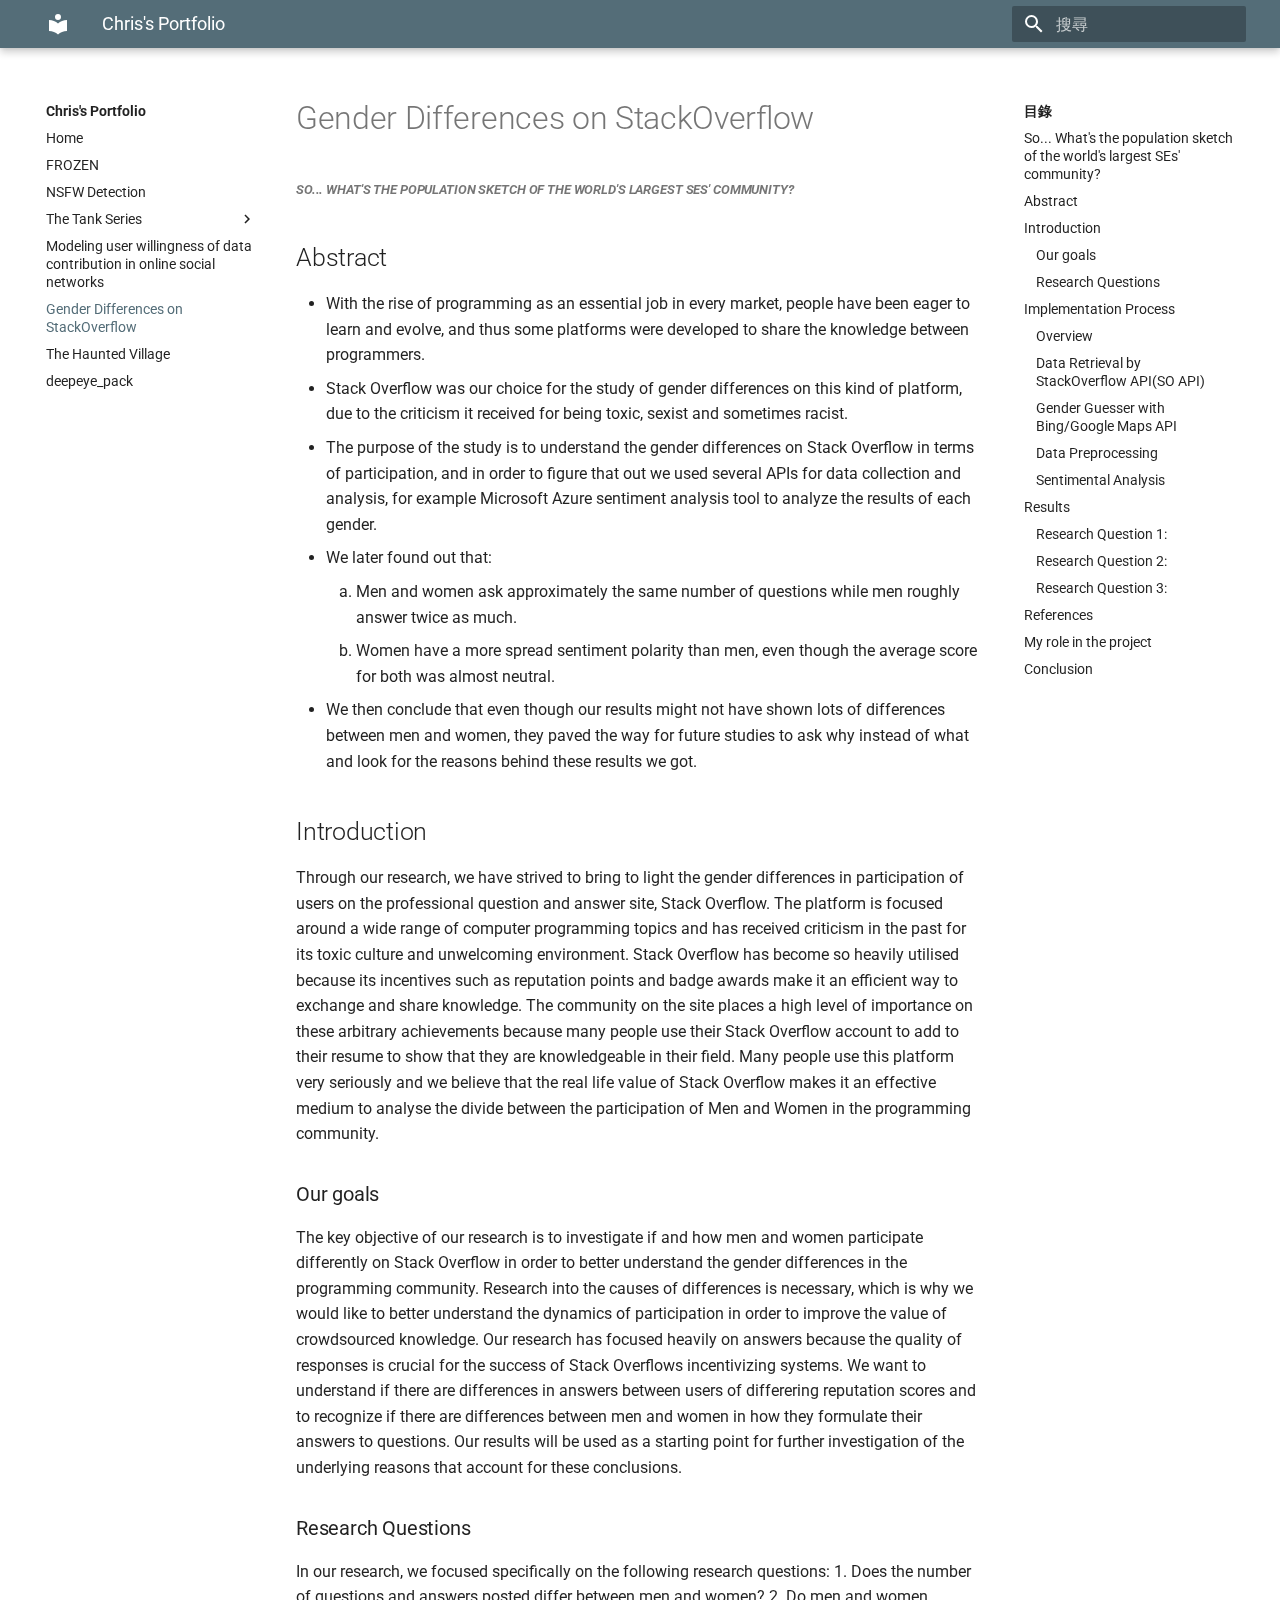
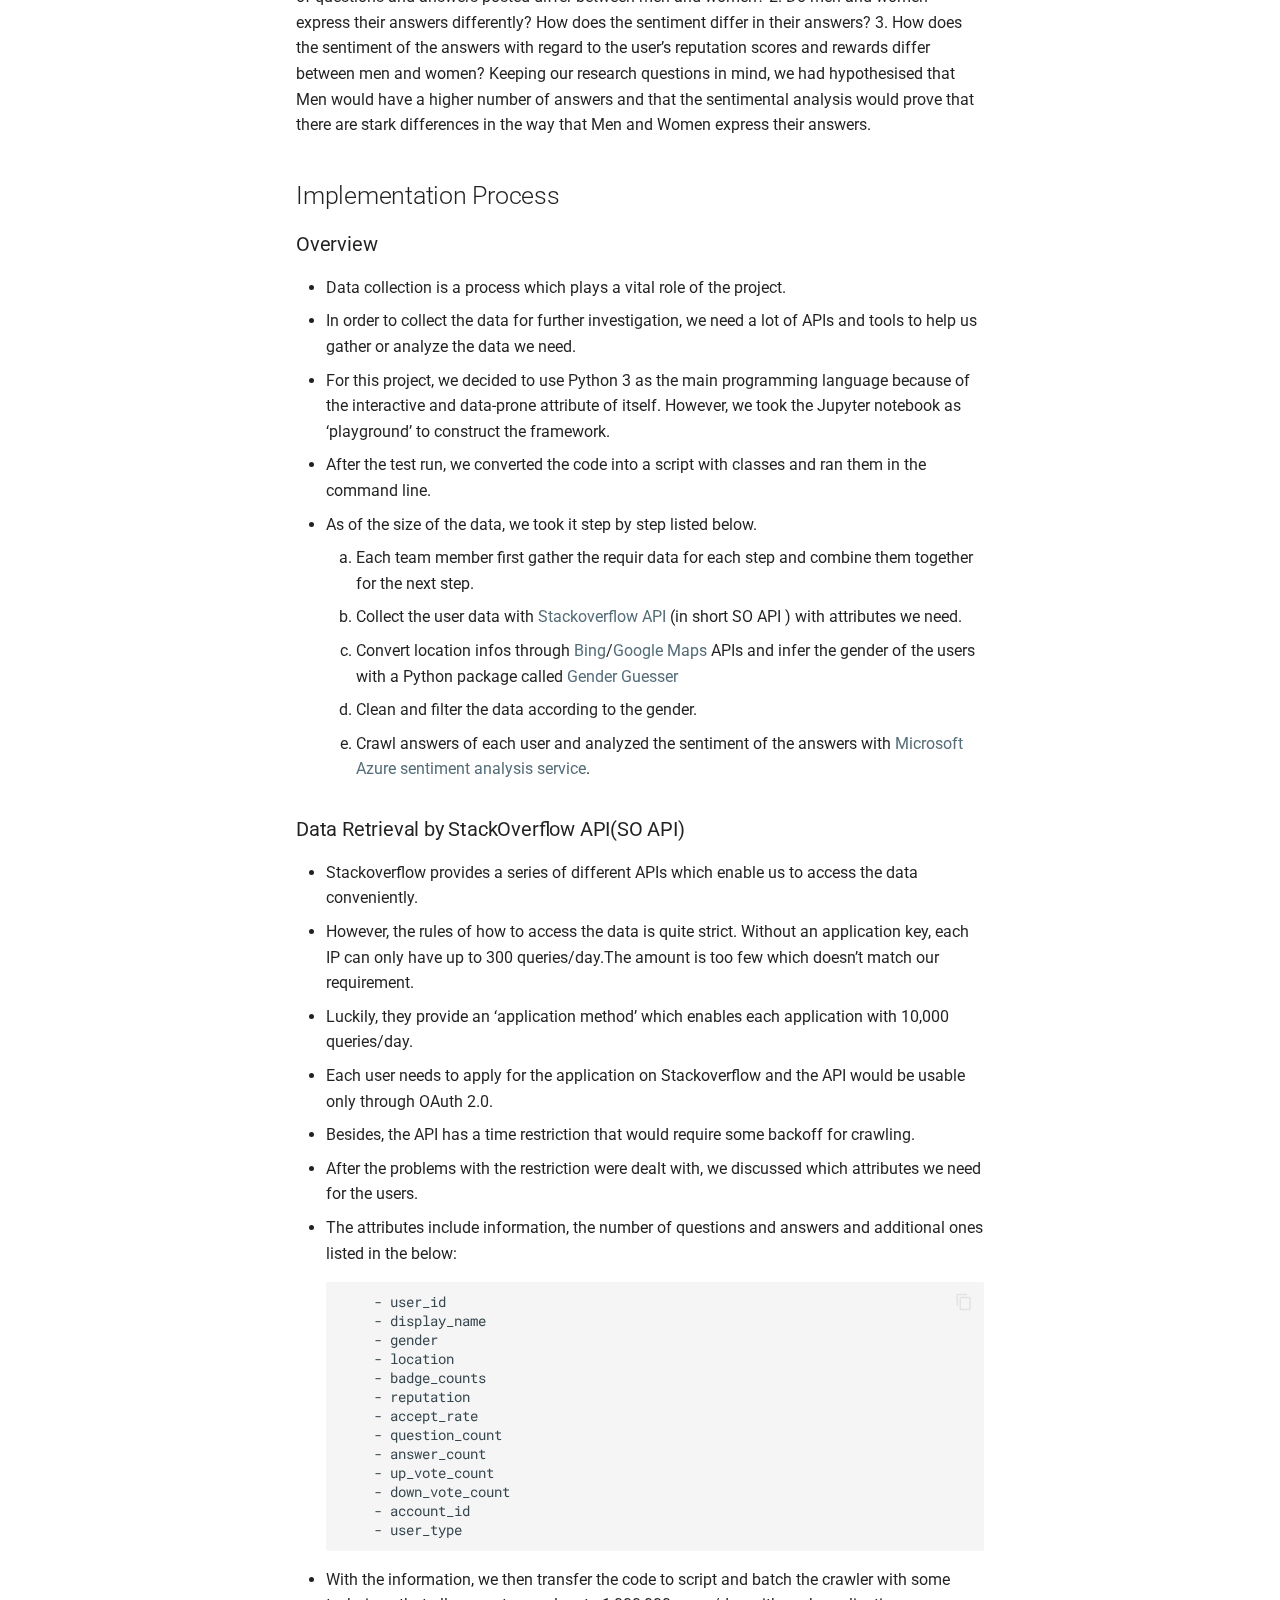
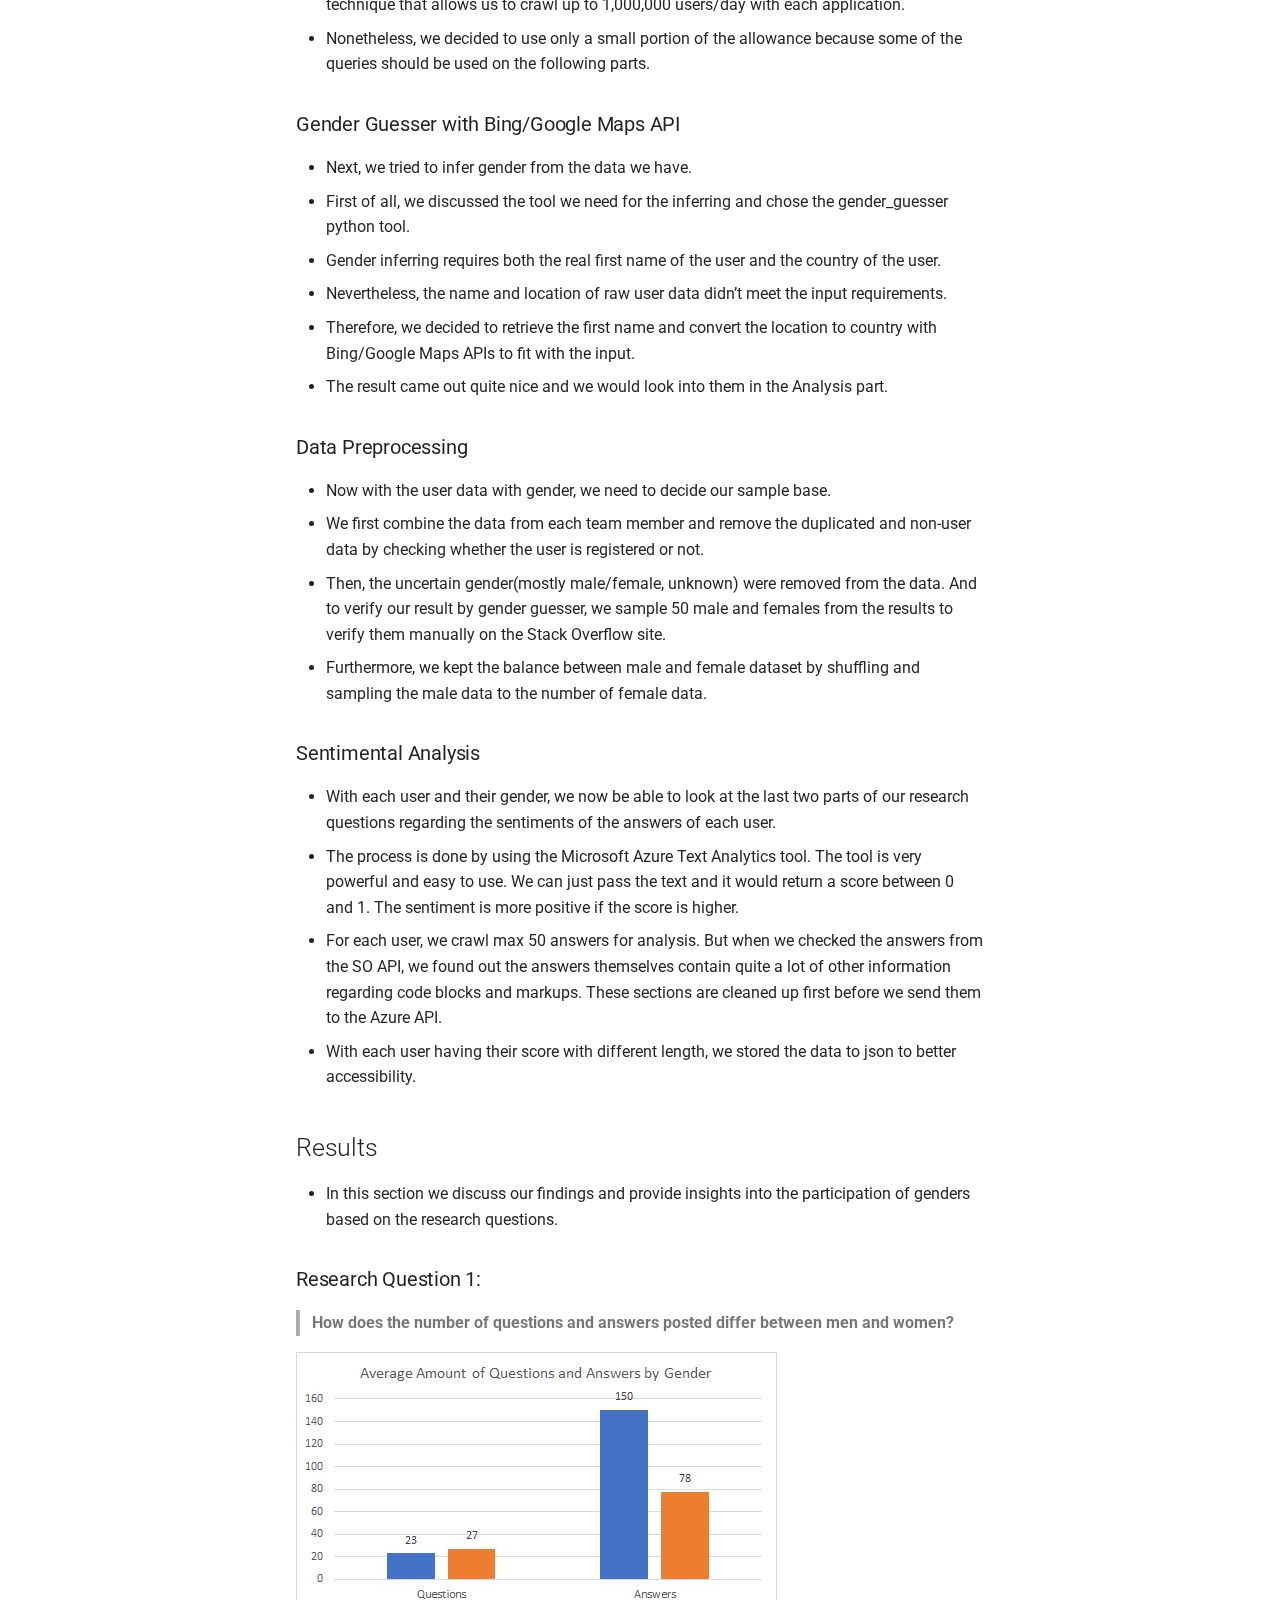
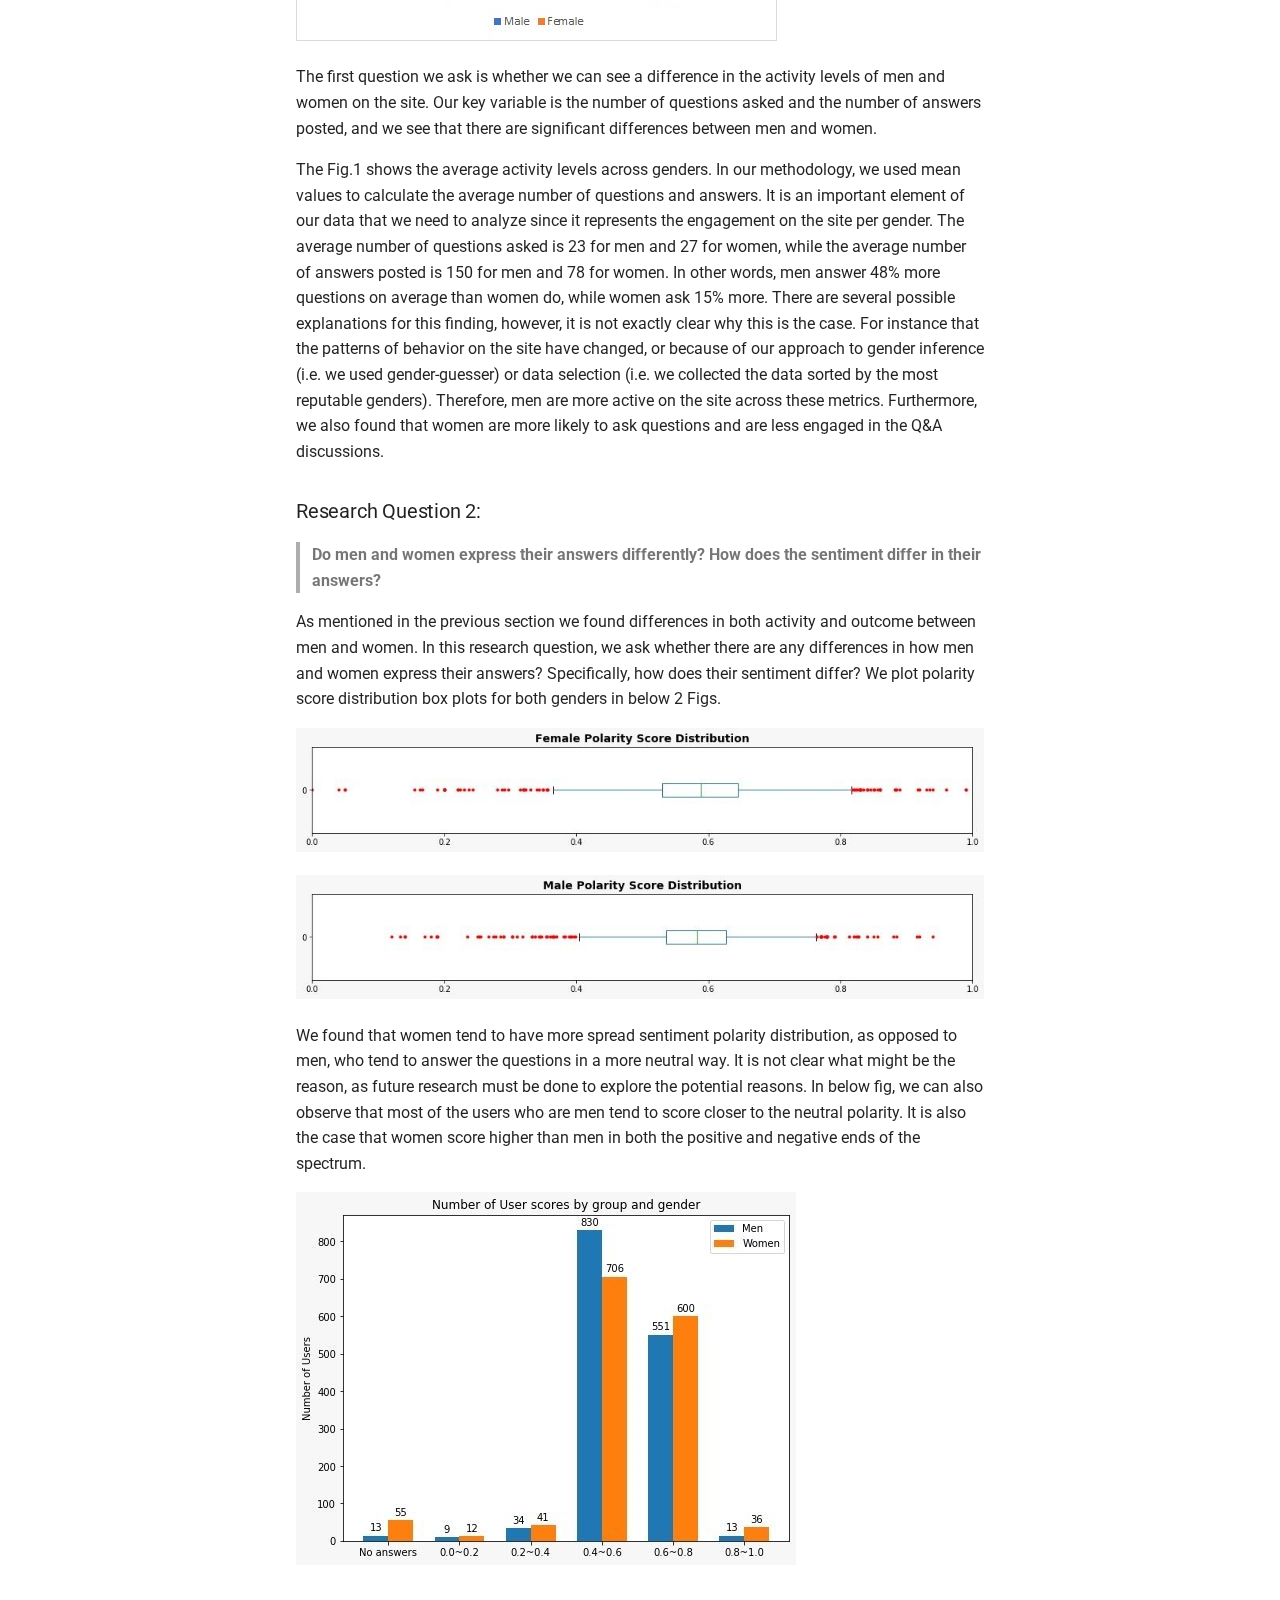
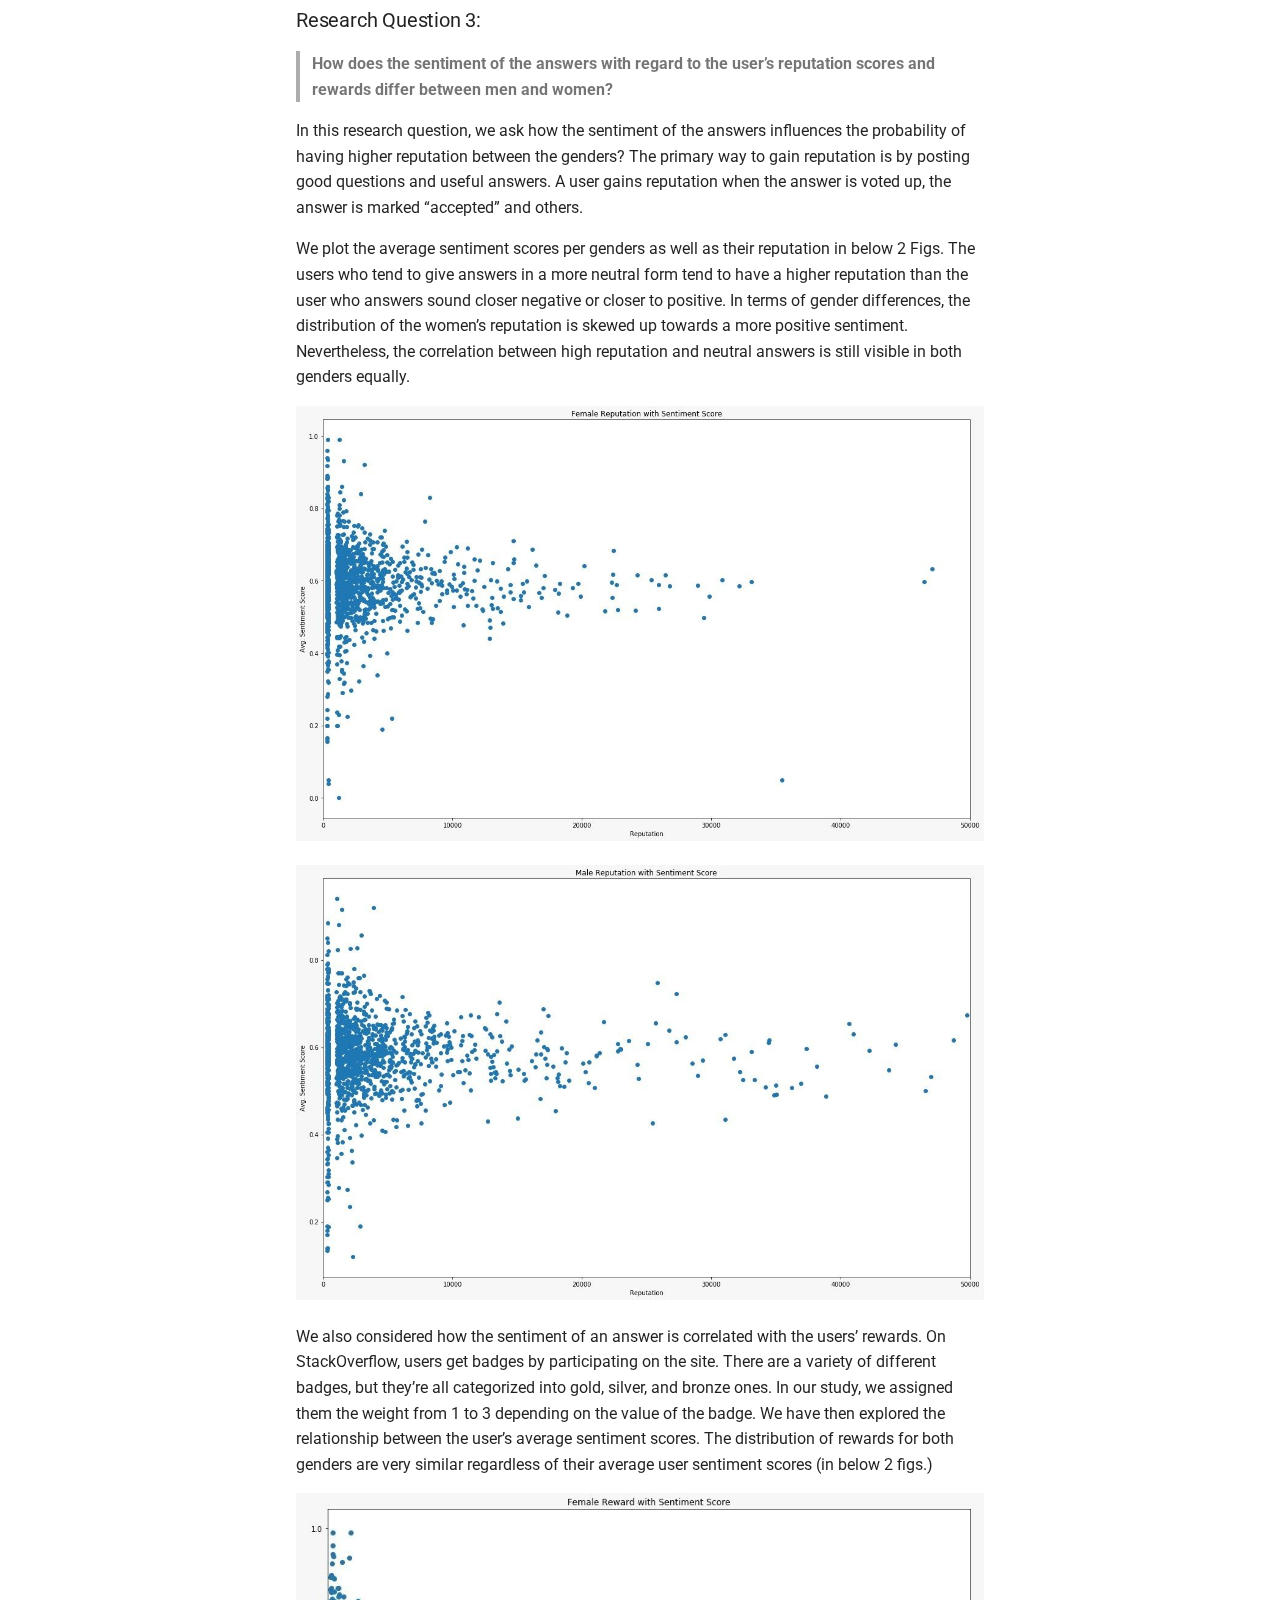
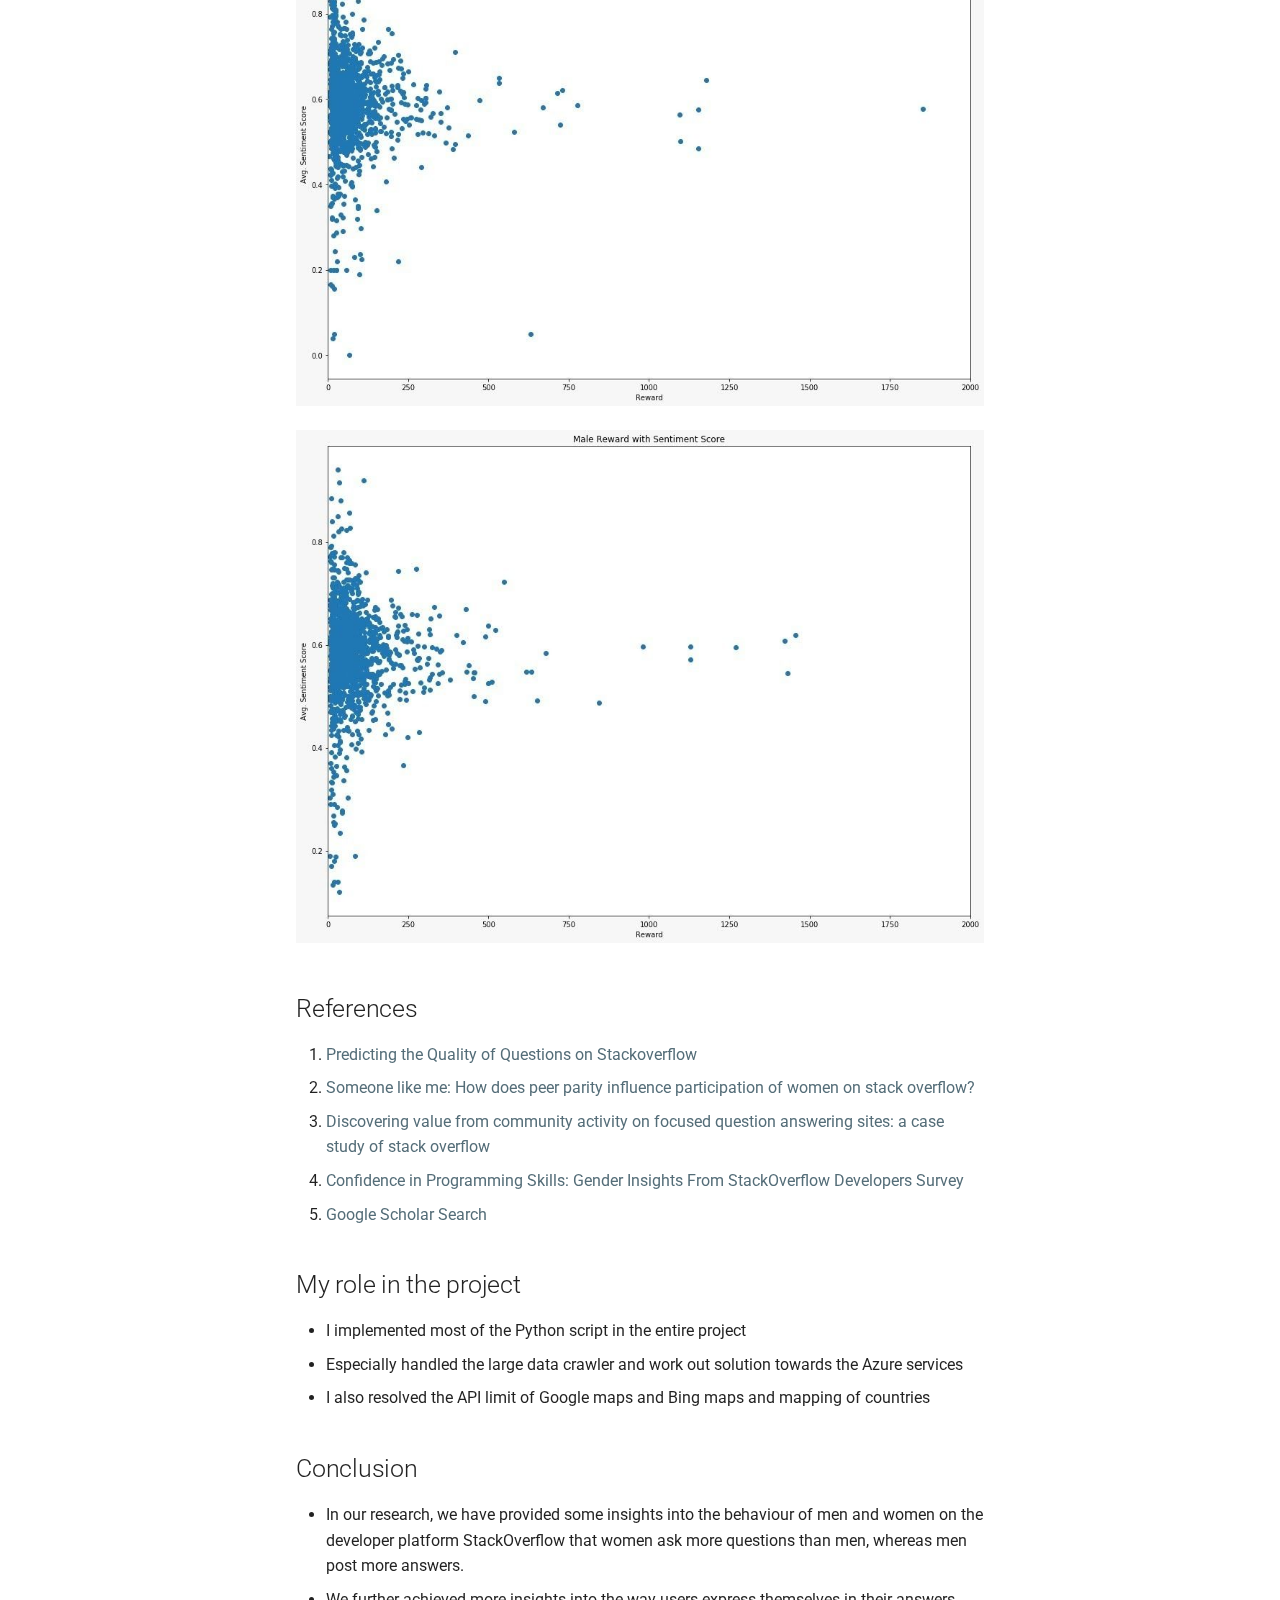
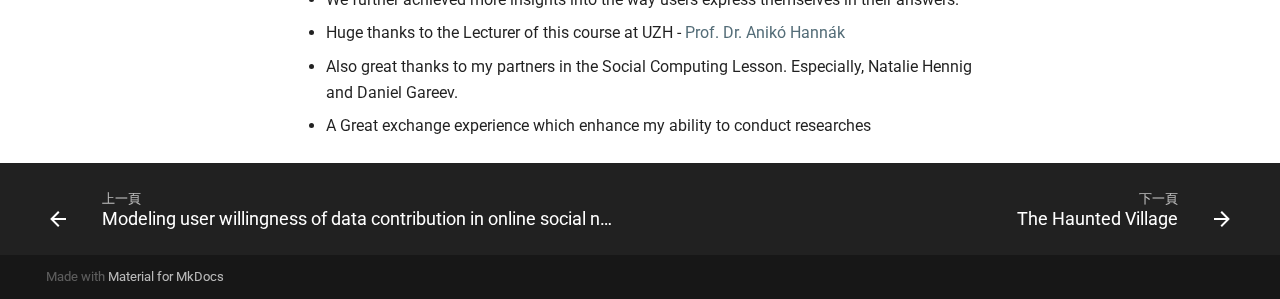
<file: portfolio/site/gender_differences_on_stackoverflow/gender_differences_on_stackoverflow/index.html>
<!doctype html>
<html lang="zh-Hant" class="no-js">
  <head>
    
      <meta charset="utf-8">
      <meta name="viewport" content="width=device-width,initial-scale=1">
      
        <meta name="description" content="Portfolio of Yi-Chun(Chris) Chang">
      
      
      
        <meta name="author" content="Chris Chang">
      
      
        <link rel="canonical" href="https://tpchris1.github.io/portfolio/site/index.html/gender_differences_on_stackoverflow/gender_differences_on_stackoverflow/">
      
      <link rel="shortcut icon" href="../../assets/images/favicon.png">
      <meta name="generator" content="mkdocs-1.1.2, mkdocs-material-6.2.5">
    
    
      
        <title>Gender Differences on StackOverflow - Chris's Portfolio</title>
      
    
    
      <link rel="stylesheet" href="../../assets/stylesheets/main.15aa0b43.min.css">
      
        
        <link rel="stylesheet" href="../../assets/stylesheets/palette.75751829.min.css">
        
          
          
          <meta name="theme-color" content="#546d78">
        
      
    
    
    
      
        
        <link rel="preconnect" href="https://fonts.gstatic.com" crossorigin>
        <link rel="stylesheet" href="https://fonts.googleapis.com/css?family=Roboto:300,400,400i,700%7CRoboto+Mono&display=fallback">
        <style>body,input{font-family:"Roboto",-apple-system,BlinkMacSystemFont,Helvetica,Arial,sans-serif}code,kbd,pre{font-family:"Roboto Mono",SFMono-Regular,Consolas,Menlo,monospace}</style>
      
    
    
    
    
      
    
    
  </head>
  
  
    
    
    
    
    
    <body dir="ltr" data-md-color-scheme="default" data-md-color-primary="blue-grey" data-md-color-accent="teal">
      
  
    
    <input class="md-toggle" data-md-toggle="drawer" type="checkbox" id="__drawer" autocomplete="off">
    <input class="md-toggle" data-md-toggle="search" type="checkbox" id="__search" autocomplete="off">
    <label class="md-overlay" for="__drawer"></label>
    <div data-md-component="skip">
      
        
        <a href="#gender-differences-on-stackoverflow" class="md-skip">
          跳轉到
        </a>
      
    </div>
    <div data-md-component="announce">
      
    </div>
    
      

<header class="md-header" data-md-component="header">
  <nav class="md-header-nav md-grid" aria-label="Header">
    <a href="https://tpchris1.github.io/portfolio/site/index.html" title="Chris&#39;s Portfolio" class="md-header-nav__button md-logo" aria-label="Chris's Portfolio">
      
  
  <svg xmlns="http://www.w3.org/2000/svg" viewBox="0 0 24 24"><path d="M12 8a3 3 0 003-3 3 3 0 00-3-3 3 3 0 00-3 3 3 3 0 003 3m0 3.54C9.64 9.35 6.5 8 3 8v11c3.5 0 6.64 1.35 9 3.54 2.36-2.19 5.5-3.54 9-3.54V8c-3.5 0-6.64 1.35-9 3.54z"/></svg>

    </a>
    <label class="md-header-nav__button md-icon" for="__drawer">
      <svg xmlns="http://www.w3.org/2000/svg" viewBox="0 0 24 24"><path d="M3 6h18v2H3V6m0 5h18v2H3v-2m0 5h18v2H3v-2z"/></svg>
    </label>
    <div class="md-header-nav__title" data-md-component="header-title">
      <div class="md-header-nav__ellipsis">
        <div class="md-header-nav__topic">
          <span class="md-ellipsis">
            Chris's Portfolio
          </span>
        </div>
        <div class="md-header-nav__topic">
          <span class="md-ellipsis">
            
              Gender Differences on StackOverflow
            
          </span>
        </div>
      </div>
    </div>
    
      <label class="md-header-nav__button md-icon" for="__search">
        <svg xmlns="http://www.w3.org/2000/svg" viewBox="0 0 24 24"><path d="M9.5 3A6.5 6.5 0 0116 9.5c0 1.61-.59 3.09-1.56 4.23l.27.27h.79l5 5-1.5 1.5-5-5v-.79l-.27-.27A6.516 6.516 0 019.5 16 6.5 6.5 0 013 9.5 6.5 6.5 0 019.5 3m0 2C7 5 5 7 5 9.5S7 14 9.5 14 14 12 14 9.5 12 5 9.5 5z"/></svg>
      </label>
      
<div class="md-search" data-md-component="search" role="dialog">
  <label class="md-search__overlay" for="__search"></label>
  <div class="md-search__inner" role="search">
    <form class="md-search__form" name="search">
      <input type="text" class="md-search__input" name="query" aria-label="搜尋" placeholder="搜尋" autocapitalize="off" autocorrect="off" autocomplete="off" spellcheck="false" data-md-component="search-query" data-md-state="active" required>
      <label class="md-search__icon md-icon" for="__search">
        <svg xmlns="http://www.w3.org/2000/svg" viewBox="0 0 24 24"><path d="M9.5 3A6.5 6.5 0 0116 9.5c0 1.61-.59 3.09-1.56 4.23l.27.27h.79l5 5-1.5 1.5-5-5v-.79l-.27-.27A6.516 6.516 0 019.5 16 6.5 6.5 0 013 9.5 6.5 6.5 0 019.5 3m0 2C7 5 5 7 5 9.5S7 14 9.5 14 14 12 14 9.5 12 5 9.5 5z"/></svg>
        <svg xmlns="http://www.w3.org/2000/svg" viewBox="0 0 24 24"><path d="M20 11v2H8l5.5 5.5-1.42 1.42L4.16 12l7.92-7.92L13.5 5.5 8 11h12z"/></svg>
      </label>
      <button type="reset" class="md-search__icon md-icon" aria-label="Clear" data-md-component="search-reset" tabindex="-1">
        <svg xmlns="http://www.w3.org/2000/svg" viewBox="0 0 24 24"><path d="M19 6.41L17.59 5 12 10.59 6.41 5 5 6.41 10.59 12 5 17.59 6.41 19 12 13.41 17.59 19 19 17.59 13.41 12 19 6.41z"/></svg>
      </button>
    </form>
    <div class="md-search__output">
      <div class="md-search__scrollwrap" data-md-scrollfix>
        <div class="md-search-result" data-md-component="search-result">
          <div class="md-search-result__meta">
            正在初始化搜尋引擎
          </div>
          <ol class="md-search-result__list"></ol>
        </div>
      </div>
    </div>
  </div>
</div>
    
    
  </nav>
</header>
    
    <div class="md-container" data-md-component="container">
      
      
        
      
      <main class="md-main" data-md-component="main">
        <div class="md-main__inner md-grid">
          
            
              
              <div class="md-sidebar md-sidebar--primary" data-md-component="navigation" >
                <div class="md-sidebar__scrollwrap">
                  <div class="md-sidebar__inner">
                    




<nav class="md-nav md-nav--primary" aria-label="Navigation" data-md-level="0">
  <label class="md-nav__title" for="__drawer">
    <a href="https://tpchris1.github.io/portfolio/site/index.html" title="Chris&#39;s Portfolio" class="md-nav__button md-logo" aria-label="Chris's Portfolio">
      
  
  <svg xmlns="http://www.w3.org/2000/svg" viewBox="0 0 24 24"><path d="M12 8a3 3 0 003-3 3 3 0 00-3-3 3 3 0 00-3 3 3 3 0 003 3m0 3.54C9.64 9.35 6.5 8 3 8v11c3.5 0 6.64 1.35 9 3.54 2.36-2.19 5.5-3.54 9-3.54V8c-3.5 0-6.64 1.35-9 3.54z"/></svg>

    </a>
    Chris's Portfolio
  </label>
  
  <ul class="md-nav__list" data-md-scrollfix>
    
      
      
      


  
  
  
    <li class="md-nav__item">
      <a href="../.." class="md-nav__link">
        Home
      </a>
    </li>
  

    
      
      
      


  
  
  
    <li class="md-nav__item">
      <a href="../../frozen/frozen/" class="md-nav__link">
        FROZEN
      </a>
    </li>
  

    
      
      
      


  
  
  
    <li class="md-nav__item">
      <a href="../../nsfw_detection/nsfw_detection/" class="md-nav__link">
        NSFW Detection
      </a>
    </li>
  

    
      
      
      


  
  
  
    
    <li class="md-nav__item md-nav__item--nested">
      
      
        <input class="md-nav__toggle md-toggle" data-md-toggle="nav-4" type="checkbox" id="nav-4" >
      
      <label class="md-nav__link" for="nav-4">
        The Tank Series
        <span class="md-nav__icon md-icon"></span>
      </label>
      <nav class="md-nav" aria-label="The Tank Series" data-md-level="1">
        <label class="md-nav__title" for="nav-4">
          <span class="md-nav__icon md-icon"></span>
          The Tank Series
        </label>
        <ul class="md-nav__list" data-md-scrollfix>
          
          
            
  
  
  
    <li class="md-nav__item">
      <a href="../../the_tank/the_tank_arduino/" class="md-nav__link">
        Gen2 - Arduino-based
      </a>
    </li>
  

          
            
  
  
  
    <li class="md-nav__item">
      <a href="../../the_tank/the_tank_fpga/" class="md-nav__link">
        Gen1 - FPGA-based
      </a>
    </li>
  

          
        </ul>
      </nav>
    </li>
  

    
      
      
      


  
  
  
    <li class="md-nav__item">
      <a href="../../modeling_user_willingness/modeling_user_willingness/" class="md-nav__link">
        Modeling user willingness of data contribution in online social networks
      </a>
    </li>
  

    
      
      
      


  
  
    
  
  
    <li class="md-nav__item md-nav__item--active">
      
      <input class="md-nav__toggle md-toggle" data-md-toggle="toc" type="checkbox" id="__toc">
      
        
      
      
        <label class="md-nav__link md-nav__link--active" for="__toc">
          Gender Differences on StackOverflow
          <span class="md-nav__icon md-icon"></span>
        </label>
      
      <a href="./" class="md-nav__link md-nav__link--active">
        Gender Differences on StackOverflow
      </a>
      
        
<nav class="md-nav md-nav--secondary" aria-label="目錄">
  
  
    
  
  
    <label class="md-nav__title" for="__toc">
      <span class="md-nav__icon md-icon"></span>
      目錄
    </label>
    <ul class="md-nav__list" data-md-scrollfix>
      
        <li class="md-nav__item">
  <a href="#so-whats-the-population-sketch-of-the-worlds-largest-ses-community" class="md-nav__link">
    So... What's the population sketch of the world's largest SEs' community?
  </a>
  
</li>
      
        <li class="md-nav__item">
  <a href="#abstract" class="md-nav__link">
    Abstract
  </a>
  
</li>
      
        <li class="md-nav__item">
  <a href="#introduction" class="md-nav__link">
    Introduction
  </a>
  
    <nav class="md-nav" aria-label="Introduction">
      <ul class="md-nav__list">
        
          <li class="md-nav__item">
  <a href="#our-goals" class="md-nav__link">
    Our goals
  </a>
  
</li>
        
          <li class="md-nav__item">
  <a href="#research-questions" class="md-nav__link">
    Research Questions
  </a>
  
</li>
        
      </ul>
    </nav>
  
</li>
      
        <li class="md-nav__item">
  <a href="#implementation-process" class="md-nav__link">
    Implementation Process
  </a>
  
    <nav class="md-nav" aria-label="Implementation Process">
      <ul class="md-nav__list">
        
          <li class="md-nav__item">
  <a href="#overview" class="md-nav__link">
    Overview
  </a>
  
</li>
        
          <li class="md-nav__item">
  <a href="#data-retrieval-by-stackoverflow-apiso-api" class="md-nav__link">
    Data Retrieval by StackOverflow API(SO API)
  </a>
  
</li>
        
          <li class="md-nav__item">
  <a href="#gender-guesser-with-binggoogle-maps-api" class="md-nav__link">
    Gender Guesser with Bing/Google Maps API
  </a>
  
</li>
        
          <li class="md-nav__item">
  <a href="#data-preprocessing" class="md-nav__link">
    Data Preprocessing
  </a>
  
</li>
        
          <li class="md-nav__item">
  <a href="#sentimental-analysis" class="md-nav__link">
    Sentimental Analysis
  </a>
  
</li>
        
      </ul>
    </nav>
  
</li>
      
        <li class="md-nav__item">
  <a href="#results" class="md-nav__link">
    Results
  </a>
  
    <nav class="md-nav" aria-label="Results">
      <ul class="md-nav__list">
        
          <li class="md-nav__item">
  <a href="#research-question-1" class="md-nav__link">
    Research Question 1:
  </a>
  
</li>
        
          <li class="md-nav__item">
  <a href="#research-question-2" class="md-nav__link">
    Research Question 2:
  </a>
  
</li>
        
          <li class="md-nav__item">
  <a href="#research-question-3" class="md-nav__link">
    Research Question 3:
  </a>
  
</li>
        
      </ul>
    </nav>
  
</li>
      
        <li class="md-nav__item">
  <a href="#references" class="md-nav__link">
    References
  </a>
  
</li>
      
        <li class="md-nav__item">
  <a href="#my-role-in-the-project" class="md-nav__link">
    My role in the project
  </a>
  
</li>
      
        <li class="md-nav__item">
  <a href="#conclusion" class="md-nav__link">
    Conclusion
  </a>
  
</li>
      
    </ul>
  
</nav>
      
    </li>
  

    
      
      
      


  
  
  
    <li class="md-nav__item">
      <a href="../../the_haunted_village/the_haunted_village/" class="md-nav__link">
        The Haunted Village
      </a>
    </li>
  

    
      
      
      


  
  
  
    <li class="md-nav__item">
      <a href="../../deepeye_pack/deepeye_pack/" class="md-nav__link">
        deepeye_pack
      </a>
    </li>
  

    
  </ul>
</nav>
                  </div>
                </div>
              </div>
            
            
              
              <div class="md-sidebar md-sidebar--secondary" data-md-component="toc" >
                <div class="md-sidebar__scrollwrap">
                  <div class="md-sidebar__inner">
                    
<nav class="md-nav md-nav--secondary" aria-label="目錄">
  
  
    
  
  
    <label class="md-nav__title" for="__toc">
      <span class="md-nav__icon md-icon"></span>
      目錄
    </label>
    <ul class="md-nav__list" data-md-scrollfix>
      
        <li class="md-nav__item">
  <a href="#so-whats-the-population-sketch-of-the-worlds-largest-ses-community" class="md-nav__link">
    So... What's the population sketch of the world's largest SEs' community?
  </a>
  
</li>
      
        <li class="md-nav__item">
  <a href="#abstract" class="md-nav__link">
    Abstract
  </a>
  
</li>
      
        <li class="md-nav__item">
  <a href="#introduction" class="md-nav__link">
    Introduction
  </a>
  
    <nav class="md-nav" aria-label="Introduction">
      <ul class="md-nav__list">
        
          <li class="md-nav__item">
  <a href="#our-goals" class="md-nav__link">
    Our goals
  </a>
  
</li>
        
          <li class="md-nav__item">
  <a href="#research-questions" class="md-nav__link">
    Research Questions
  </a>
  
</li>
        
      </ul>
    </nav>
  
</li>
      
        <li class="md-nav__item">
  <a href="#implementation-process" class="md-nav__link">
    Implementation Process
  </a>
  
    <nav class="md-nav" aria-label="Implementation Process">
      <ul class="md-nav__list">
        
          <li class="md-nav__item">
  <a href="#overview" class="md-nav__link">
    Overview
  </a>
  
</li>
        
          <li class="md-nav__item">
  <a href="#data-retrieval-by-stackoverflow-apiso-api" class="md-nav__link">
    Data Retrieval by StackOverflow API(SO API)
  </a>
  
</li>
        
          <li class="md-nav__item">
  <a href="#gender-guesser-with-binggoogle-maps-api" class="md-nav__link">
    Gender Guesser with Bing/Google Maps API
  </a>
  
</li>
        
          <li class="md-nav__item">
  <a href="#data-preprocessing" class="md-nav__link">
    Data Preprocessing
  </a>
  
</li>
        
          <li class="md-nav__item">
  <a href="#sentimental-analysis" class="md-nav__link">
    Sentimental Analysis
  </a>
  
</li>
        
      </ul>
    </nav>
  
</li>
      
        <li class="md-nav__item">
  <a href="#results" class="md-nav__link">
    Results
  </a>
  
    <nav class="md-nav" aria-label="Results">
      <ul class="md-nav__list">
        
          <li class="md-nav__item">
  <a href="#research-question-1" class="md-nav__link">
    Research Question 1:
  </a>
  
</li>
        
          <li class="md-nav__item">
  <a href="#research-question-2" class="md-nav__link">
    Research Question 2:
  </a>
  
</li>
        
          <li class="md-nav__item">
  <a href="#research-question-3" class="md-nav__link">
    Research Question 3:
  </a>
  
</li>
        
      </ul>
    </nav>
  
</li>
      
        <li class="md-nav__item">
  <a href="#references" class="md-nav__link">
    References
  </a>
  
</li>
      
        <li class="md-nav__item">
  <a href="#my-role-in-the-project" class="md-nav__link">
    My role in the project
  </a>
  
</li>
      
        <li class="md-nav__item">
  <a href="#conclusion" class="md-nav__link">
    Conclusion
  </a>
  
</li>
      
    </ul>
  
</nav>
                  </div>
                </div>
              </div>
            
          
          <div class="md-content">
            <article class="md-content__inner md-typeset">
              
                
                
                <h1 id="gender-differences-on-stackoverflow">Gender Differences on StackOverflow</h1>
<h5 id="so-whats-the-population-sketch-of-the-worlds-largest-ses-community"><em>So... What's the population sketch of the world's largest SEs' community?</em></h5>
<h2 id="abstract">Abstract</h2>
<ul>
<li>With the rise of programming as an essential job in every market, people have been eager to learn and evolve, and thus some platforms were developed to share the knowledge between programmers. </li>
<li>Stack Overflow was our choice for the study of gender differences on this kind of platform, due to the criticism it received for being toxic, sexist and sometimes racist. </li>
<li>The purpose of the study is to understand the gender differences on Stack Overflow in terms of participation, and in order to figure that out we used several APIs for data collection and analysis, for example Microsoft Azure sentiment analysis tool to analyze the results of each gender. </li>
<li>We later found out that: <ol>
<li>Men and women ask approximately the same number of questions while men roughly answer twice as much. </li>
<li>Women have a more spread sentiment polarity than men, even though the average score for both was almost neutral. </li>
</ol>
</li>
<li>We then conclude that even though our results might not have shown lots of differences between men and women, they paved the way for future studies to ask why instead of what and look for the reasons behind these results we got.</li>
</ul>
<h2 id="introduction">Introduction</h2>
<p>Through our research, we have strived to bring to light the gender differences in participation of users on the professional question and answer site, Stack Overflow. The platform is focused around a wide range of computer programming topics and has received criticism in the past for its toxic culture and unwelcoming environment. Stack Overflow has become so heavily utilised because its incentives such as reputation points and badge awards make it an efficient way to exchange and share knowledge. The community on the site places a high level of importance on these arbitrary achievements because many people use their Stack Overflow account to add to their resume to show that they are knowledgeable in their field. Many people use this platform very seriously and we believe that the real life value of Stack Overflow makes it an effective medium to analyse the divide between the participation of Men and Women in the programming community.</p>
<h3 id="our-goals">Our goals</h3>
<p>The key objective of our research is to investigate if and how men and women participate differently on Stack Overflow in order to better understand the gender differences in the programming community. Research into the causes of differences is necessary, which is why we would like to better understand the dynamics of participation in order to improve the value of crowdsourced knowledge. Our research has focused heavily on answers because the quality of responses is crucial for the success of Stack Overflows incentivizing systems. We want to understand if there are differences in answers between users of differering reputation scores and to recognize if there are differences between men and women in how they formulate their answers to questions. Our results will be used as a starting point for further investigation of the underlying reasons that account for these conclusions.</p>
<h3 id="research-questions">Research Questions</h3>
<p>In our research, we focused specifically on the following research questions:
    1. Does the number of questions and answers posted differ between men and women?
    2. Do men and women express their answers differently? How does the sentiment differ in their answers?
    3. How does the sentiment of the answers with regard to the user’s reputation scores and rewards differ between men and women?
Keeping our research questions in mind, we had hypothesised that Men would have a higher number of answers and that the sentimental analysis would prove that there are stark differences in the way that Men and Women express their answers.</p>
<h2 id="implementation-process">Implementation Process</h2>
<h3 id="overview">Overview</h3>
<ul>
<li>Data collection is a process which plays a vital role of the project. </li>
<li>In order to collect the data for further investigation, we need a lot of APIs and tools to help us gather or analyze the data we need. </li>
<li>For this project, we decided to use Python 3 as the main programming language because of the interactive and data-prone attribute of itself. However, we took the Jupyter notebook as ‘playground’ to construct the framework. </li>
<li>After the test run, we converted the code into a script with classes and ran them in the command line. </li>
<li>As of the size of the data, we took it step by step listed below. <ol>
<li>Each team member first gather the requir data for each step and combine them together for the next step. </li>
<li>Collect the user data with <a href="https://api.stackexchange.com/">Stackoverflow API</a> (in short SO API ) with attributes we need.   </li>
<li>Convert location infos through <a href="https://www.bingmapsportal.com/">Bing</a>/<a href="https://cloud.google.com/maps-platform/">Google Maps</a> APIs and infer the gender of the users with a Python package called <a href="https://pypi.org/project/gender-guesser/">Gender Guesser</a></li>
<li>Clean and filter the data according to the gender. </li>
<li>Crawl answers of each user and analyzed the sentiment of the answers with <a href="https://azure.microsoft.com/en-us/services/cognitive-services/text-analytics/">Microsoft Azure sentiment analysis service</a>.</li>
</ol>
</li>
</ul>
<h3 id="data-retrieval-by-stackoverflow-apiso-api">Data Retrieval by StackOverflow API(SO API)</h3>
<ul>
<li>Stackoverflow provides a series of different APIs which enable us to access the data conveniently. </li>
<li>However, the rules of how to access the data is quite strict. Without an application key, each IP can only have up to 300 queries/day.The amount is too few which doesn’t match our requirement. </li>
<li>Luckily, they provide an ‘application method’ which enables each application with 10,000 queries/day. </li>
<li>Each user needs to apply for the application on Stackoverflow and the API would be usable only through OAuth 2.0. </li>
<li>Besides, the API has a time restriction that would require some backoff for crawling. </li>
<li>After the problems with the restriction were dealt with, we discussed which attributes we need for the users. </li>
<li>The attributes include information, the number of questions and answers and additional ones listed in the below:<br>
<div class="highlight"><pre><span></span><code>    - user_id
    - display_name
    - gender
    - location
    - badge_counts
    - reputation
    - accept_rate
    - question_count
    - answer_count
    - up_vote_count
    - down_vote_count
    - account_id
    - user_type
</code></pre></div></li>
<li>With the information, we then transfer the code to script and batch the crawler with some technique that allows us to crawl up to 1,000,000 users/day with each application. </li>
<li>Nonetheless, we decided to use only a small portion of the allowance because some of the queries should be used on the following parts.</li>
</ul>
<h3 id="gender-guesser-with-binggoogle-maps-api">Gender Guesser with Bing/Google Maps API</h3>
<ul>
<li>Next, we tried to infer gender from the data we have. </li>
<li>First of all, we discussed the tool we need for the inferring and chose the gender_guesser python tool. </li>
<li>Gender inferring requires both the real first name of the user and the country of the user. </li>
<li>Nevertheless, the name and location of raw user data didn’t meet the input requirements. </li>
<li>Therefore, we decided to retrieve the first name and convert the location to country with Bing/Google Maps APIs to fit with the input. </li>
<li>The result came out quite nice and we would look into them in the Analysis part.</li>
</ul>
<h3 id="data-preprocessing">Data Preprocessing</h3>
<ul>
<li>Now with the user data with gender, we need to decide our sample base. </li>
<li>We first combine the data from each team member and remove the duplicated and non-user data by checking whether the user is registered or not. </li>
<li>Then, the uncertain gender(mostly male/female, unknown) were removed from the data. And to verify our result by gender guesser, we sample 50 male and females from the results to verify them manually on the Stack Overflow site. </li>
<li>Furthermore, we kept the balance between male and female dataset by shuffling and sampling the male data to the number of female data.</li>
</ul>
<h3 id="sentimental-analysis">Sentimental Analysis</h3>
<ul>
<li>With each user and their gender, we now be able to look at the last two parts of our research questions regarding the sentiments of the answers of each user. </li>
<li>The process is done by using the Microsoft Azure Text Analytics tool. The tool is very powerful and easy to use. We can just pass the text and it would return a score between 0 and 1. The sentiment is more positive if the score is higher. </li>
<li>For each user, we crawl max 50 answers for analysis. But when we checked the answers from the SO API, we found out the answers themselves contain quite a lot of other information regarding code blocks and markups. These sections are cleaned up first before we send them to the Azure API. </li>
<li>With each user having their score with different length, we stored the data to json to better accessibility.</li>
</ul>
<h2 id="results">Results</h2>
<ul>
<li>In this section we discuss our findings and provide insights into the participation of genders
based on the research questions.</li>
</ul>
<h3 id="research-question-1">Research Question 1:</h3>
<blockquote>
<p><strong>How does the number of questions and answers posted differ between men and women?</strong></p>
</blockquote>
<p><img alt="" src="../Pics/2021-01-24-03-46-54.png" /></p>
<p>The first question we ask is whether we can see a difference in the activity levels of men and women on the site. Our key variable is the number of questions asked and the number of answers posted, and we see that there are significant differences between men and women.</p>
<p>The Fig.1 shows the average activity levels across genders. In our methodology, we used mean values to calculate the average number of questions and answers. It is an important element of our data that we need to analyze since it represents the engagement on the site per gender. The average number of questions asked is 23 for men and 27 for women, while the average number of answers posted is 150 for men and 78 for women. In other words, men answer 48% more questions on average than women do, while women ask 15% more. There are several possible explanations for this finding, however, it is not exactly clear why this is the case. For instance that the patterns of behavior on the site have changed, or because of our approach to gender inference (i.e. we used gender-guesser) or data selection (i.e. we collected the data sorted by the most reputable genders). Therefore, men are more active on the site across these metrics. Furthermore, we also found that women are more likely to ask questions and are less engaged in the Q&amp;A discussions.</p>
<h3 id="research-question-2">Research Question 2:</h3>
<blockquote>
<p><strong>Do men and women express their answers differently? How does the sentiment differ in their answers?</strong></p>
</blockquote>
<p>As mentioned in the previous section we found differences in both activity and outcome between men and women. In this research question, we ask whether there are any differences in how men and women express their answers? Specifically, how does their sentiment differ? We plot polarity score distribution box plots for both genders in below 2 Figs.</p>
<p><img alt="" src="../Pics/2021-01-24-03-50-49.png" /></p>
<p><img alt="" src="../Pics/2021-01-24-03-51-09.png" /></p>
<p>We found that women tend to have more spread sentiment polarity distribution, as opposed to men, who tend to answer the questions in a more neutral way. It is not clear what might be the reason, as future research must be done to explore the potential reasons. In below fig, we can also observe that most of the users who are men tend to score closer to the neutral polarity. It is also the case that women score higher than men in both the positive and negative ends of the spectrum.</p>
<p><img alt="" src="../Pics/2021-01-24-03-53-50.png" /></p>
<h3 id="research-question-3">Research Question 3:</h3>
<blockquote>
<p><strong>How does the sentiment of the answers with regard to the user’s reputation scores and rewards differ between men and women?</strong></p>
</blockquote>
<p>In this research question, we ask how the sentiment of the answers influences the probability of having higher reputation between the genders? The primary way to gain reputation is by posting good questions and useful answers. A user gains reputation when the answer is voted up, the answer is marked “accepted” and others.   </p>
<p>We plot the average sentiment scores per genders as well as their reputation in below 2 Figs. The users who tend to give answers in a more neutral form tend to have a higher reputation than the user who answers sound closer negative or closer to positive. In terms of gender differences, the distribution of the women’s reputation is skewed up towards a more positive sentiment. Nevertheless, the correlation between high reputation and neutral answers is still visible in both genders equally.   </p>
<p><img alt="" src="../Pics/2021-01-24-03-57-18.png" /></p>
<p><img alt="" src="../Pics/2021-01-24-03-57-27.png" /></p>
<p>We also considered how the sentiment of an answer is correlated with the users’ rewards. On StackOverflow, users get badges by participating on the site. There are a variety of different badges, but they’re all categorized into gold, silver, and bronze ones. In our study, we assigned them the weight from 1 to 3 depending on the value of the badge. We have then explored the relationship between the user’s average sentiment scores. The distribution of rewards for both genders are very similar regardless of their average user sentiment scores (in below 2 figs.)</p>
<p><img alt="" src="../Pics/2021-01-24-03-59-12.png" /></p>
<p><img alt="" src="../Pics/2021-01-24-03-59-18.png" /></p>
<h2 id="references">References</h2>
<ol>
<li><a href="https://www.aclweb.org/anthology/R15-1005.pdf">Predicting the Quality of Questions on Stackoverflow</a></li>
<li><a href="https://www.semanticscholar.org/paper/Someone-like-me%3A-How-does-peer-parity-influence-of-Ford-Harkins/bb37f9aa5a1aaf918688612743f2efbf56f608a4">Someone like me: How does peer parity influence participation of women on stack overflow?</a></li>
<li><a href="https://dl.acm.org/doi/10.1145/2339530.2339665">Discovering value from community activity on focused question answering sites: a case study of stack overflow</a></li>
<li><a href="https://ieeexplore.ieee.org/abstract/document/8802654?casa_token=zTDjpcH0K5cAAAAA:jSG0mcWTz1fjHQOdQgw6IMHOzjI9myqpY_F9vLlcCumc1RcZGkN7qMztkWWGUR6MyGBDdxIl-g">Confidence in Programming Skills: Gender Insights From StackOverflow Developers Survey</a></li>
<li><a href="https://scholar.google.com/scholar?hl=de&amp;as_sdt=0%2C5&amp;q=sentiment+analysis+stackoverflow&amp;oq=sentiment+analysis+stack#d=gs_qabs&amp;u=%23p%3Df4m9h-3YeJcJ">Google Scholar Search</a></li>
</ol>
<h2 id="my-role-in-the-project">My role in the project</h2>
<ul>
<li>I implemented most of the Python script in the entire project</li>
<li>Especially handled the large data crawler and work out solution towards the Azure services</li>
<li>I also resolved the API limit of Google maps and Bing maps and mapping of countries </li>
</ul>
<h2 id="conclusion">Conclusion</h2>
<ul>
<li>In our research, we have provided some insights into the behaviour of men and women on the developer platform StackOverflow that women ask more questions than men, whereas men post more answers. </li>
<li>We further achieved more insights into the way users express themselves in their answers.</li>
<li>Huge thanks to the Lecturer of this course at UZH - <a href="http://ancsahannak.me/">Prof. Dr. Anikó Hannák</a> </li>
<li>Also great thanks to my partners in the Social Computing Lesson. Especially, Natalie Hennig and Daniel Gareev. </li>
<li>A Great exchange experience which enhance my ability to conduct researches</li>
</ul>
                
              
              
                


              
            </article>
          </div>
        </div>
      </main>
      
        
<footer class="md-footer">
  
    <div class="md-footer-nav">
      <nav class="md-footer-nav__inner md-grid" aria-label="Footer">
        
          <a href="../../modeling_user_willingness/modeling_user_willingness/" class="md-footer-nav__link md-footer-nav__link--prev" rel="prev">
            <div class="md-footer-nav__button md-icon">
              <svg xmlns="http://www.w3.org/2000/svg" viewBox="0 0 24 24"><path d="M20 11v2H8l5.5 5.5-1.42 1.42L4.16 12l7.92-7.92L13.5 5.5 8 11h12z"/></svg>
            </div>
            <div class="md-footer-nav__title">
              <div class="md-ellipsis">
                <span class="md-footer-nav__direction">
                  上一頁
                </span>
                Modeling user willingness of data contribution in online social networks
              </div>
            </div>
          </a>
        
        
          <a href="../../the_haunted_village/the_haunted_village/" class="md-footer-nav__link md-footer-nav__link--next" rel="next">
            <div class="md-footer-nav__title">
              <div class="md-ellipsis">
                <span class="md-footer-nav__direction">
                  下一頁
                </span>
                The Haunted Village
              </div>
            </div>
            <div class="md-footer-nav__button md-icon">
              <svg xmlns="http://www.w3.org/2000/svg" viewBox="0 0 24 24"><path d="M4 11v2h12l-5.5 5.5 1.42 1.42L19.84 12l-7.92-7.92L10.5 5.5 16 11H4z"/></svg>
            </div>
          </a>
        
      </nav>
    </div>
  
  <div class="md-footer-meta md-typeset">
    <div class="md-footer-meta__inner md-grid">
      <div class="md-footer-copyright">
        
        Made with
        <a href="https://squidfunk.github.io/mkdocs-material/" target="_blank" rel="noopener">
          Material for MkDocs
        </a>
      </div>
      
    </div>
  </div>
</footer>
      
    </div>
    
      <script src="../../assets/javascripts/vendor.93c04032.min.js"></script>
      <script src="../../assets/javascripts/bundle.83e5331e.min.js"></script><script id="__lang" type="application/json">{"clipboard.copy": "\u8907\u88fd", "clipboard.copied": "\u5df2\u8907\u88fd", "search.config.lang": "ja", "search.config.pipeline": "trimmer, stemmer", "search.config.separator": "[\\s\\-\u3000\u3001\u3002\uff0c\uff0e\uff1f\uff1b]+", "search.placeholder": "\u641c\u5c0b", "search.result.placeholder": "\u6253\u5b57\u9032\u884c\u641c\u5c0b", "search.result.none": "\u6c92\u6709\u7b26\u5408\u7684\u9805\u76ee", "search.result.one": "\u627e\u5230 1 \u500b\u7b26\u5408\u7684\u9805\u76ee", "search.result.other": "\u627e\u5230 # \u500b\u7b26\u5408\u7684\u9805\u76ee", "search.result.more.one": "1 more on this page", "search.result.more.other": "# more on this page", "search.result.term.missing": "Missing"}</script>
      
      <script>
        app = initialize({
          base: "../..",
          features: [],
          search: Object.assign({
            worker: "../../assets/javascripts/worker/search.8c7e0a7e.min.js"
          }, typeof search !== "undefined" && search)
        })
      </script>
      
    
  </body>
</html>
</file>
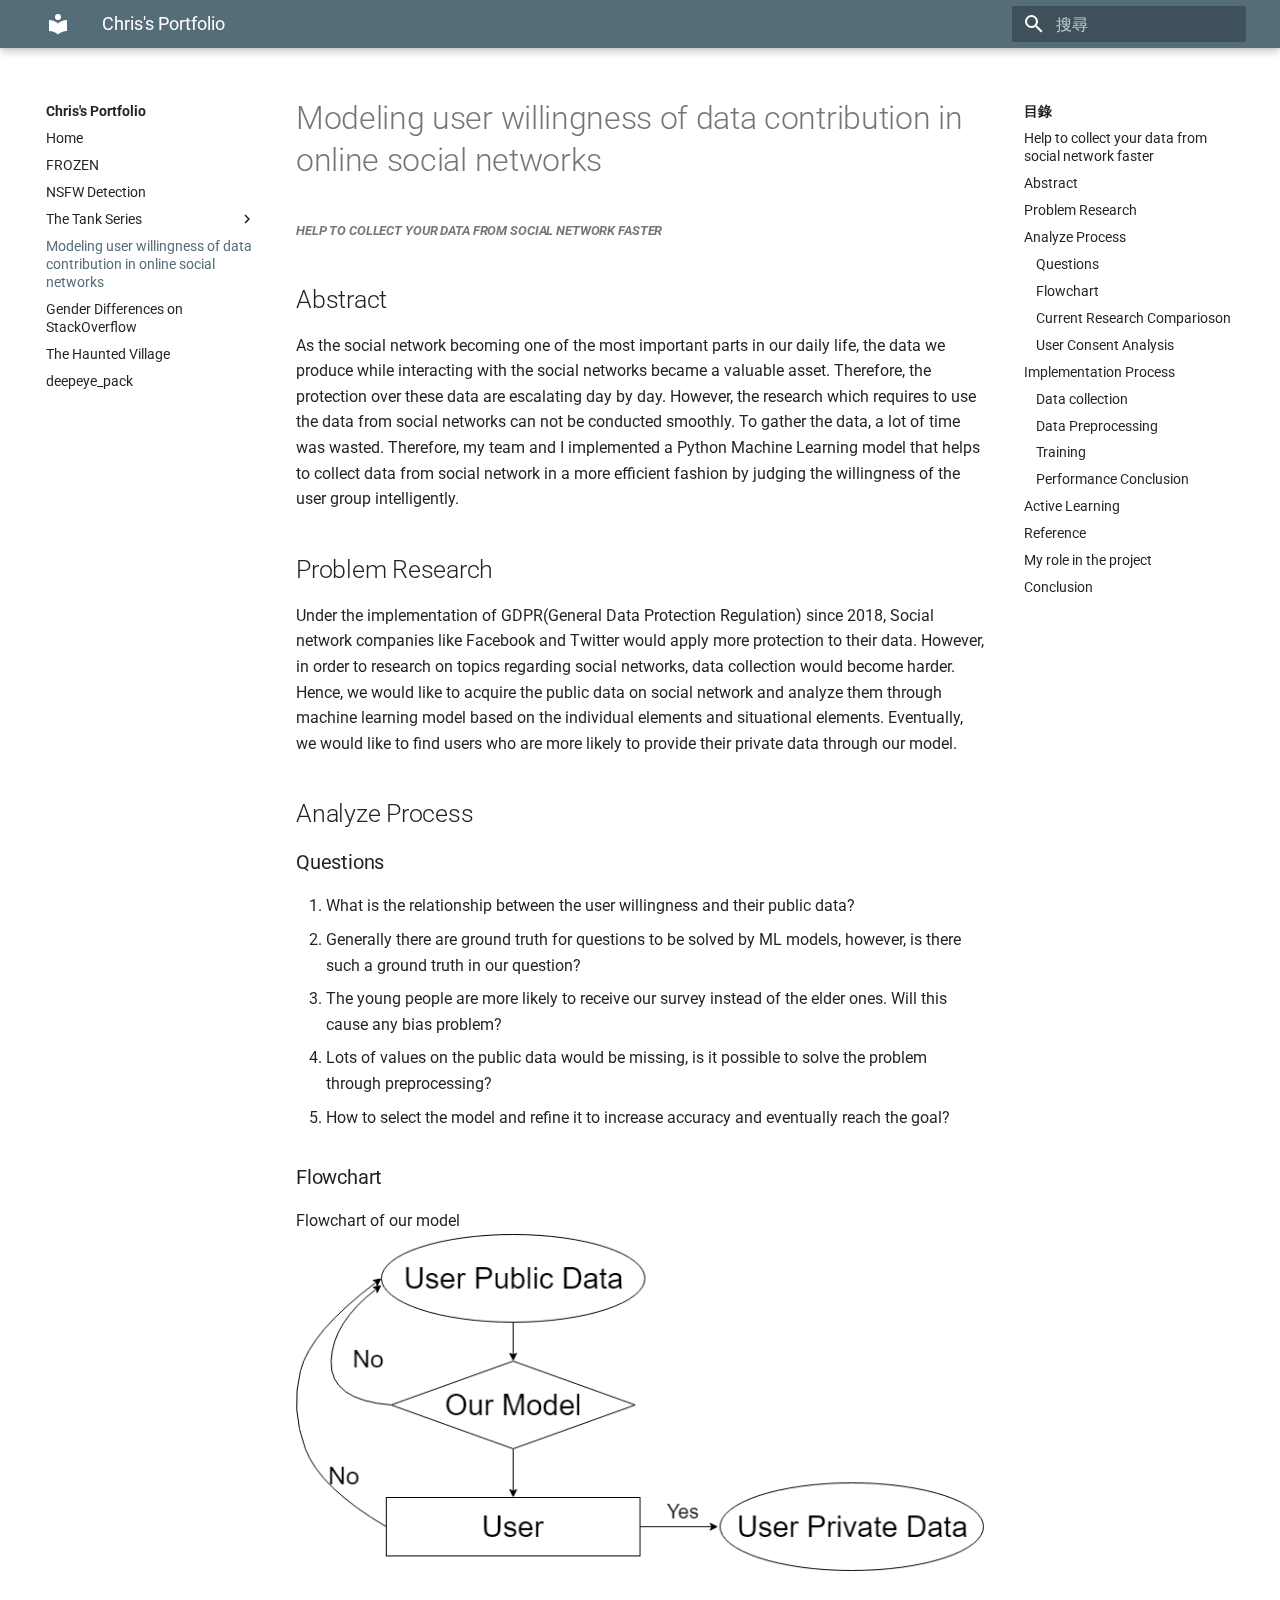
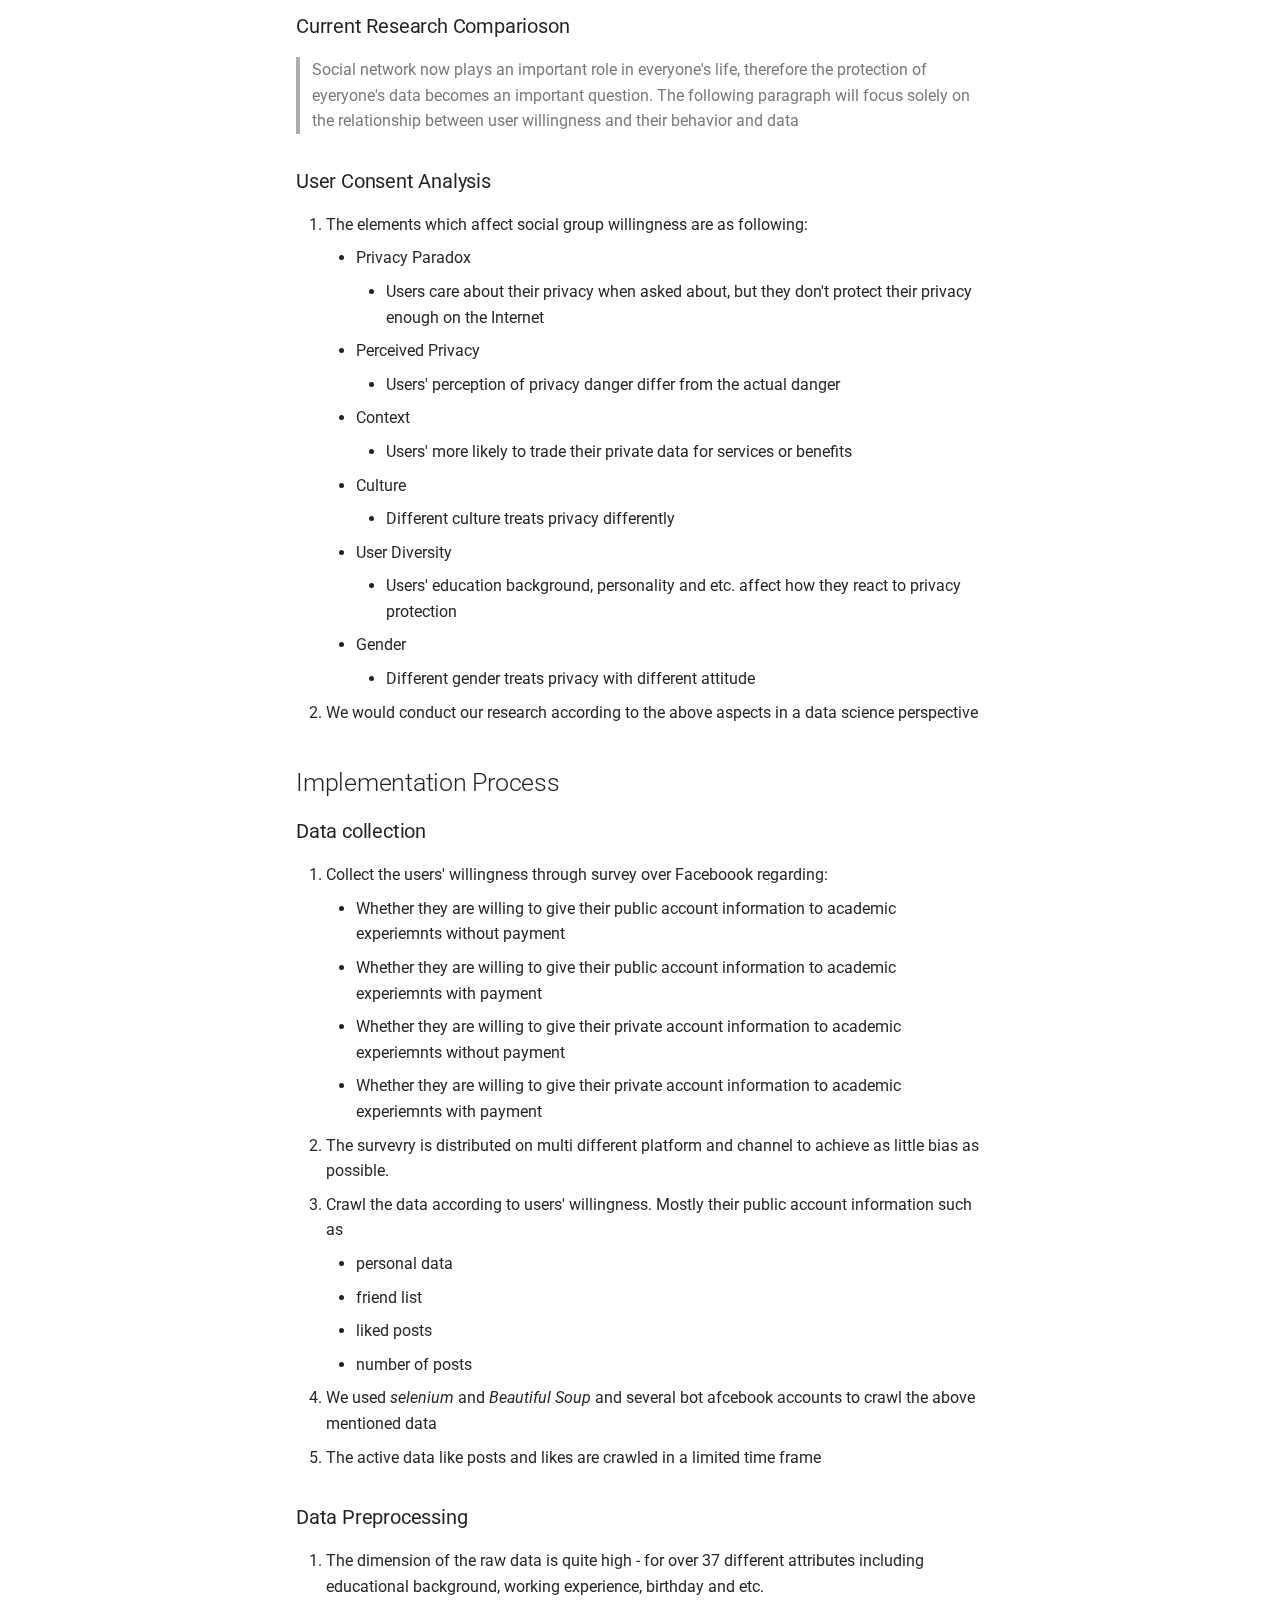
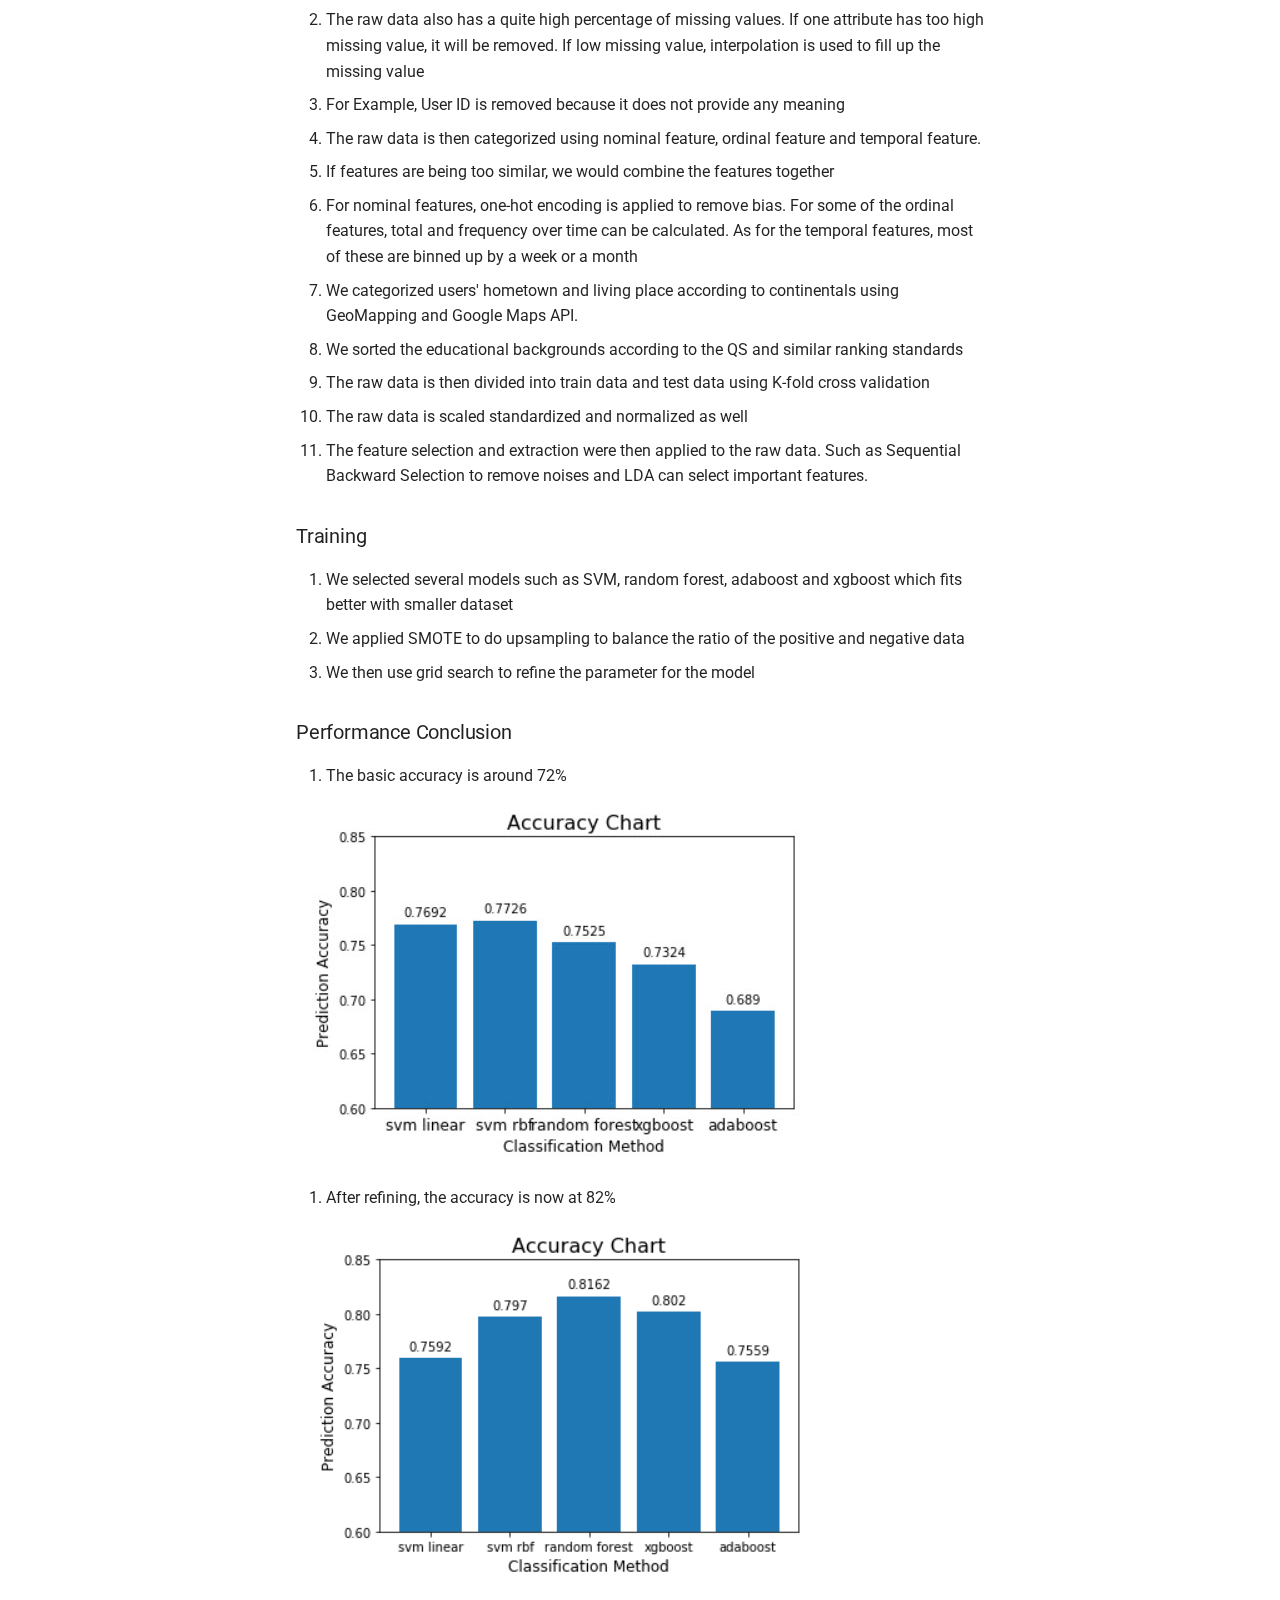
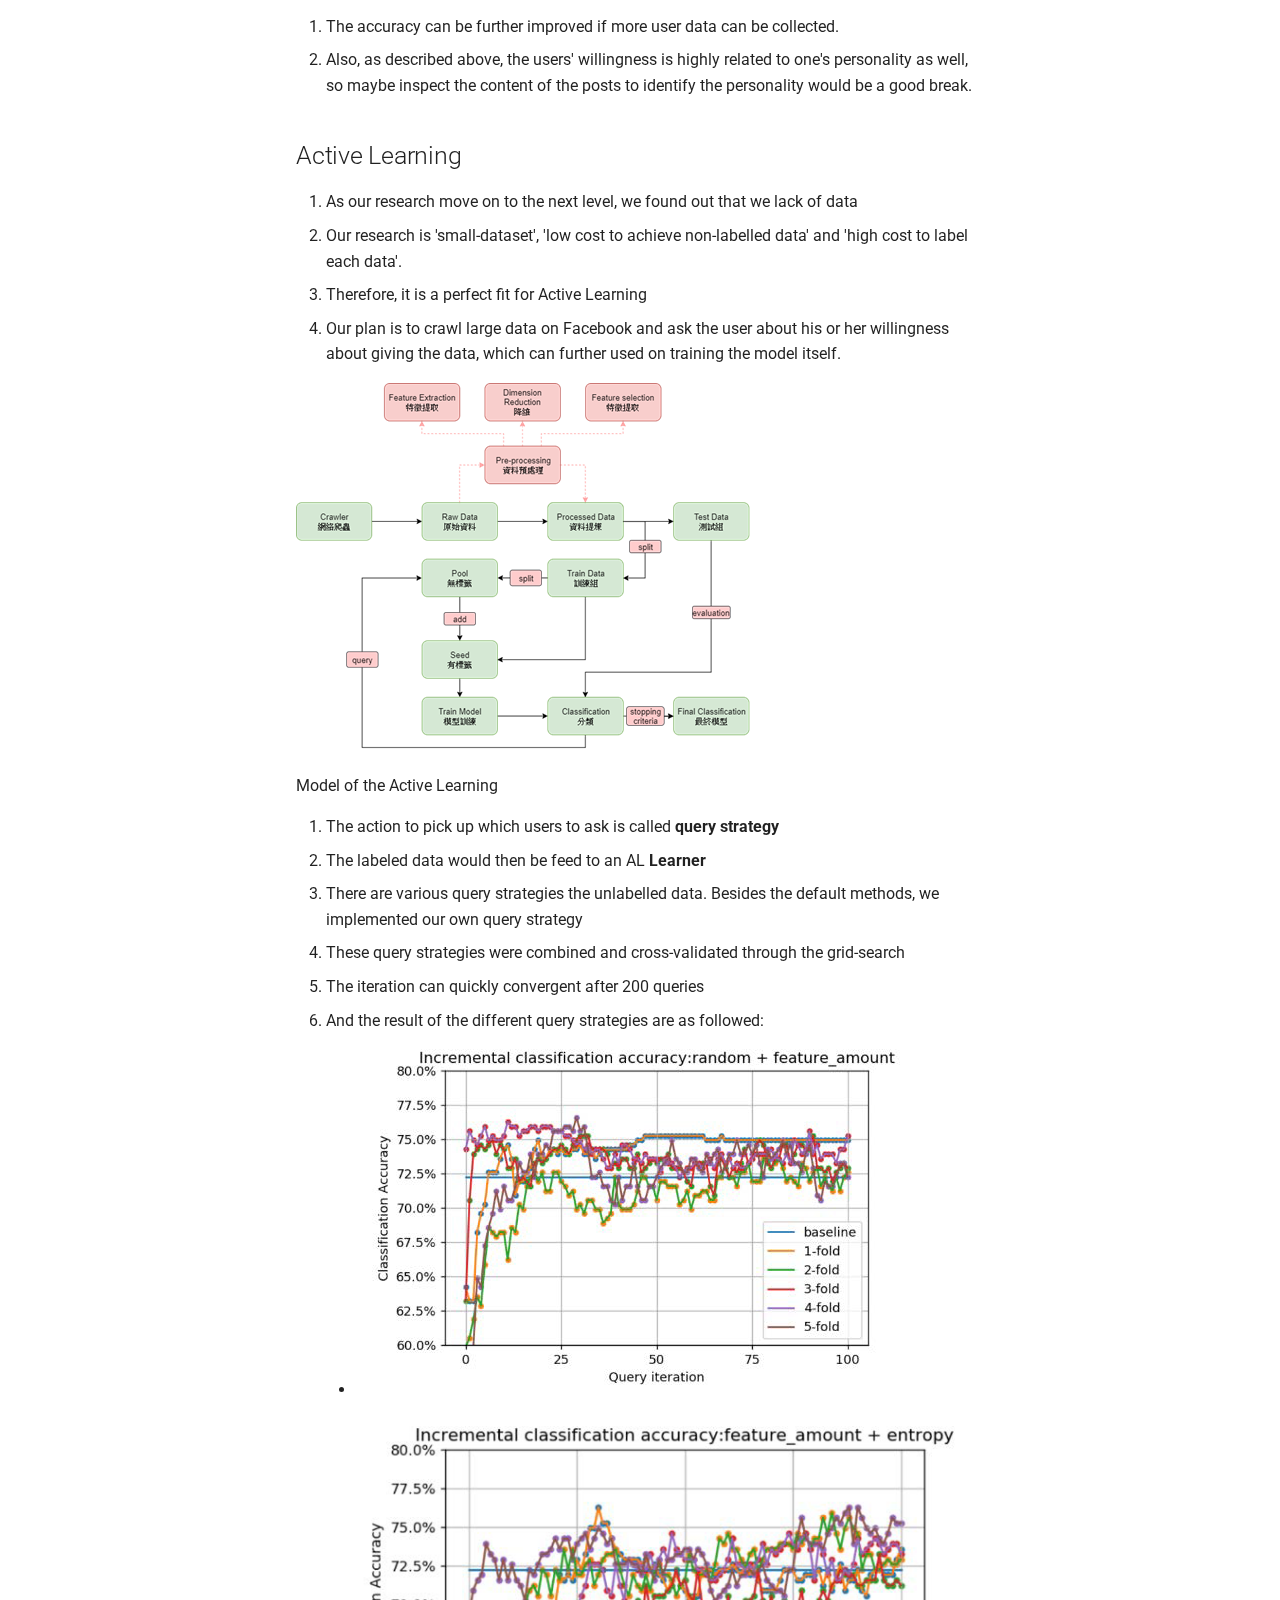
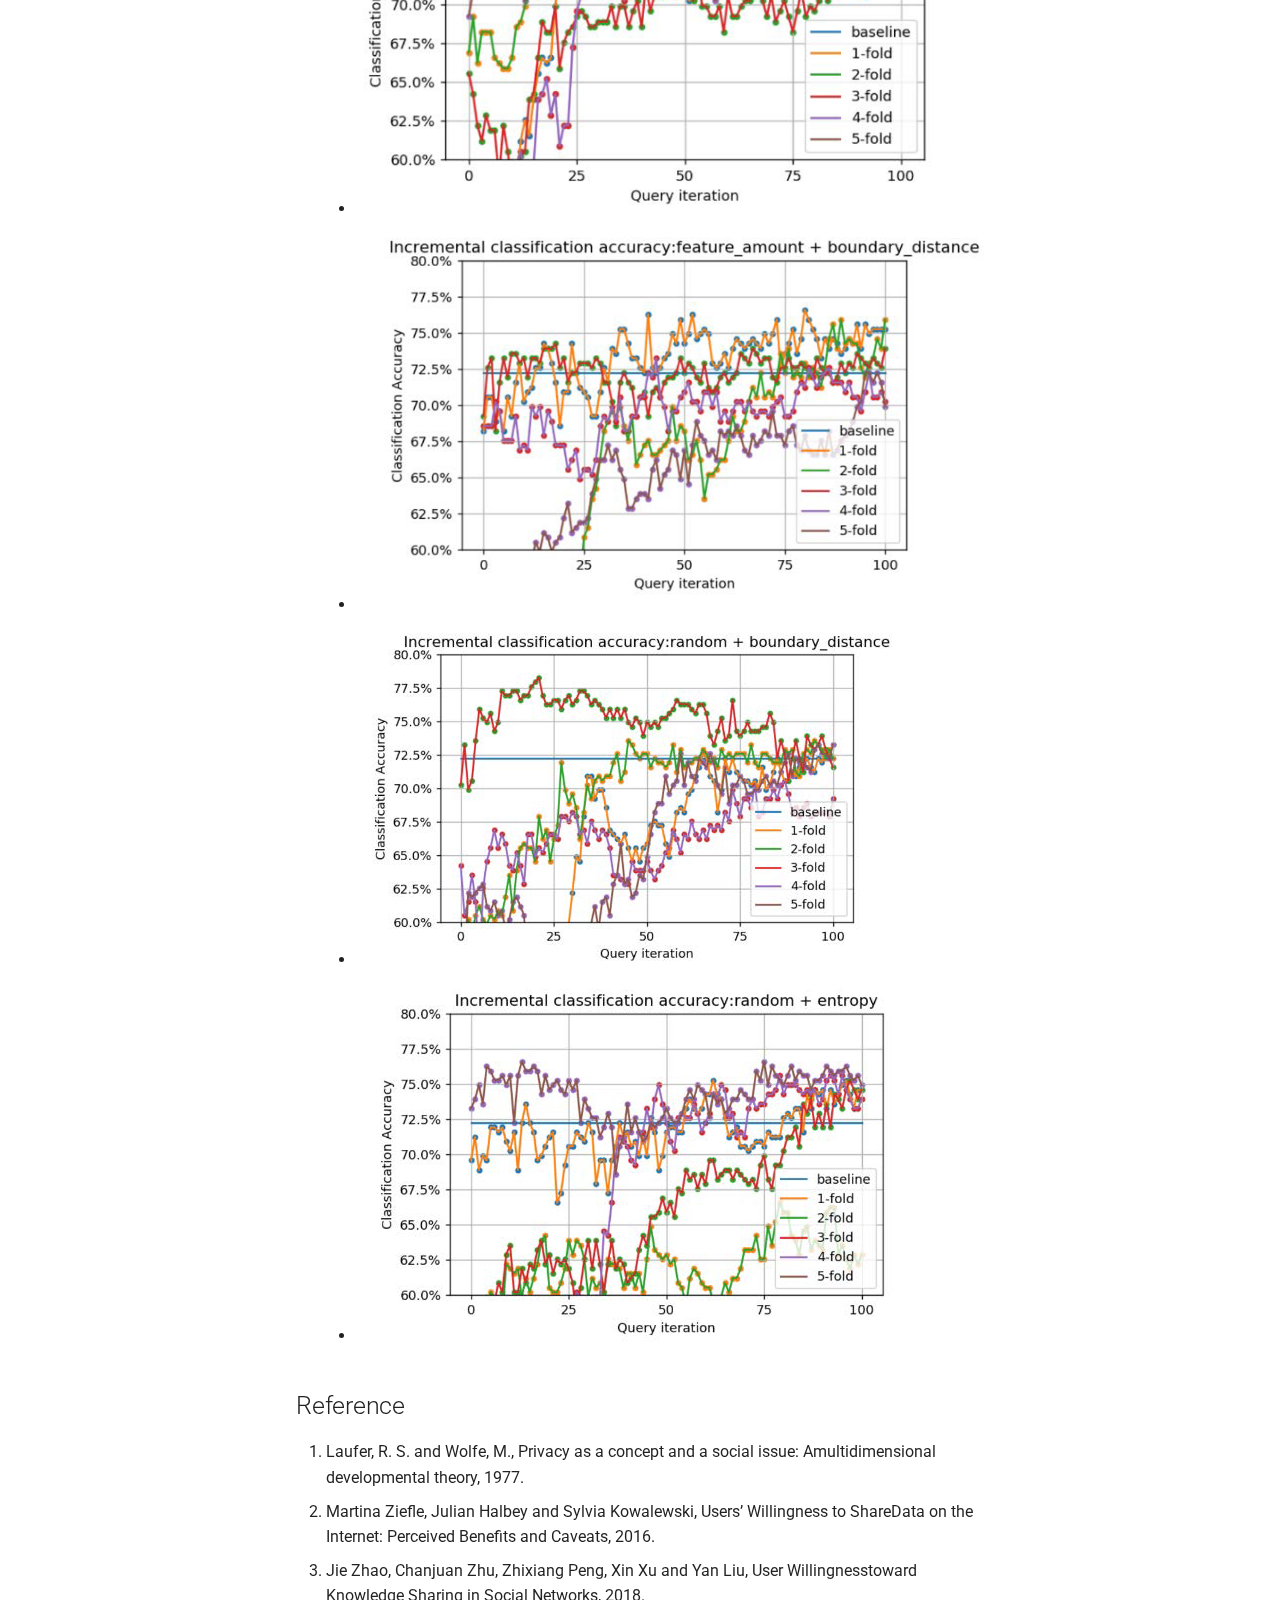
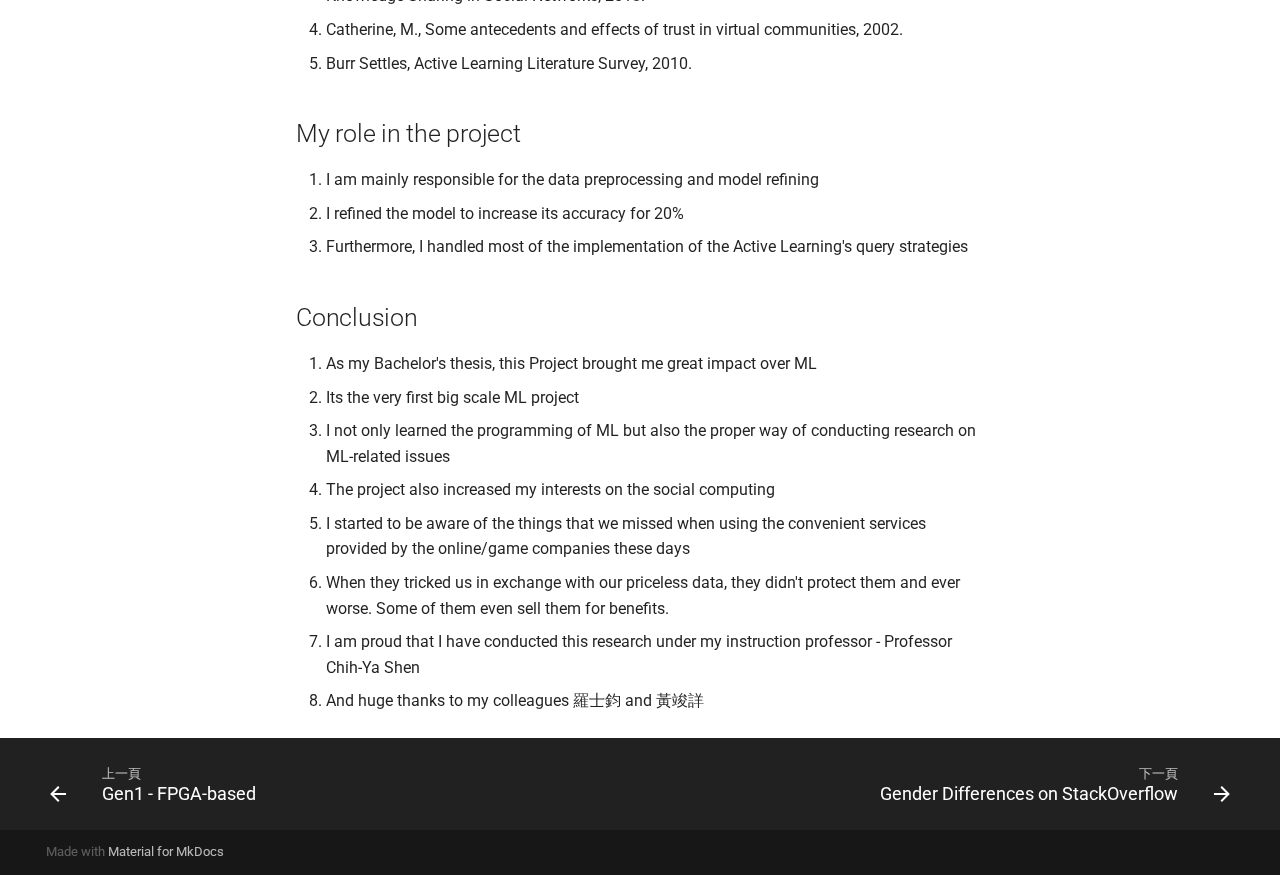
<file: portfolio/site/modeling_user_willingness/modeling_user_willingness/index.html>
<!doctype html>
<html lang="zh-Hant" class="no-js">
  <head>
    
      <meta charset="utf-8">
      <meta name="viewport" content="width=device-width,initial-scale=1">
      
        <meta name="description" content="Portfolio of Yi-Chun(Chris) Chang">
      
      
      
        <meta name="author" content="Chris Chang">
      
      
        <link rel="canonical" href="https://tpchris1.github.io/portfolio/site/index.html/modeling_user_willingness/modeling_user_willingness/">
      
      <link rel="shortcut icon" href="../../assets/images/favicon.png">
      <meta name="generator" content="mkdocs-1.1.2, mkdocs-material-6.2.5">
    
    
      
        <title>Modeling user willingness of data contribution in online social networks - Chris's Portfolio</title>
      
    
    
      <link rel="stylesheet" href="../../assets/stylesheets/main.15aa0b43.min.css">
      
        
        <link rel="stylesheet" href="../../assets/stylesheets/palette.75751829.min.css">
        
          
          
          <meta name="theme-color" content="#546d78">
        
      
    
    
    
      
        
        <link rel="preconnect" href="https://fonts.gstatic.com" crossorigin>
        <link rel="stylesheet" href="https://fonts.googleapis.com/css?family=Roboto:300,400,400i,700%7CRoboto+Mono&display=fallback">
        <style>body,input{font-family:"Roboto",-apple-system,BlinkMacSystemFont,Helvetica,Arial,sans-serif}code,kbd,pre{font-family:"Roboto Mono",SFMono-Regular,Consolas,Menlo,monospace}</style>
      
    
    
    
    
      
    
    
  </head>
  
  
    
    
    
    
    
    <body dir="ltr" data-md-color-scheme="default" data-md-color-primary="blue-grey" data-md-color-accent="teal">
      
  
    
    <input class="md-toggle" data-md-toggle="drawer" type="checkbox" id="__drawer" autocomplete="off">
    <input class="md-toggle" data-md-toggle="search" type="checkbox" id="__search" autocomplete="off">
    <label class="md-overlay" for="__drawer"></label>
    <div data-md-component="skip">
      
        
        <a href="#modeling-user-willingness-of-data-contribution-in-online-social-networks" class="md-skip">
          跳轉到
        </a>
      
    </div>
    <div data-md-component="announce">
      
    </div>
    
      

<header class="md-header" data-md-component="header">
  <nav class="md-header-nav md-grid" aria-label="Header">
    <a href="https://tpchris1.github.io/portfolio/site/index.html" title="Chris&#39;s Portfolio" class="md-header-nav__button md-logo" aria-label="Chris's Portfolio">
      
  
  <svg xmlns="http://www.w3.org/2000/svg" viewBox="0 0 24 24"><path d="M12 8a3 3 0 003-3 3 3 0 00-3-3 3 3 0 00-3 3 3 3 0 003 3m0 3.54C9.64 9.35 6.5 8 3 8v11c3.5 0 6.64 1.35 9 3.54 2.36-2.19 5.5-3.54 9-3.54V8c-3.5 0-6.64 1.35-9 3.54z"/></svg>

    </a>
    <label class="md-header-nav__button md-icon" for="__drawer">
      <svg xmlns="http://www.w3.org/2000/svg" viewBox="0 0 24 24"><path d="M3 6h18v2H3V6m0 5h18v2H3v-2m0 5h18v2H3v-2z"/></svg>
    </label>
    <div class="md-header-nav__title" data-md-component="header-title">
      <div class="md-header-nav__ellipsis">
        <div class="md-header-nav__topic">
          <span class="md-ellipsis">
            Chris's Portfolio
          </span>
        </div>
        <div class="md-header-nav__topic">
          <span class="md-ellipsis">
            
              Modeling user willingness of data contribution in online social networks
            
          </span>
        </div>
      </div>
    </div>
    
      <label class="md-header-nav__button md-icon" for="__search">
        <svg xmlns="http://www.w3.org/2000/svg" viewBox="0 0 24 24"><path d="M9.5 3A6.5 6.5 0 0116 9.5c0 1.61-.59 3.09-1.56 4.23l.27.27h.79l5 5-1.5 1.5-5-5v-.79l-.27-.27A6.516 6.516 0 019.5 16 6.5 6.5 0 013 9.5 6.5 6.5 0 019.5 3m0 2C7 5 5 7 5 9.5S7 14 9.5 14 14 12 14 9.5 12 5 9.5 5z"/></svg>
      </label>
      
<div class="md-search" data-md-component="search" role="dialog">
  <label class="md-search__overlay" for="__search"></label>
  <div class="md-search__inner" role="search">
    <form class="md-search__form" name="search">
      <input type="text" class="md-search__input" name="query" aria-label="搜尋" placeholder="搜尋" autocapitalize="off" autocorrect="off" autocomplete="off" spellcheck="false" data-md-component="search-query" data-md-state="active" required>
      <label class="md-search__icon md-icon" for="__search">
        <svg xmlns="http://www.w3.org/2000/svg" viewBox="0 0 24 24"><path d="M9.5 3A6.5 6.5 0 0116 9.5c0 1.61-.59 3.09-1.56 4.23l.27.27h.79l5 5-1.5 1.5-5-5v-.79l-.27-.27A6.516 6.516 0 019.5 16 6.5 6.5 0 013 9.5 6.5 6.5 0 019.5 3m0 2C7 5 5 7 5 9.5S7 14 9.5 14 14 12 14 9.5 12 5 9.5 5z"/></svg>
        <svg xmlns="http://www.w3.org/2000/svg" viewBox="0 0 24 24"><path d="M20 11v2H8l5.5 5.5-1.42 1.42L4.16 12l7.92-7.92L13.5 5.5 8 11h12z"/></svg>
      </label>
      <button type="reset" class="md-search__icon md-icon" aria-label="Clear" data-md-component="search-reset" tabindex="-1">
        <svg xmlns="http://www.w3.org/2000/svg" viewBox="0 0 24 24"><path d="M19 6.41L17.59 5 12 10.59 6.41 5 5 6.41 10.59 12 5 17.59 6.41 19 12 13.41 17.59 19 19 17.59 13.41 12 19 6.41z"/></svg>
      </button>
    </form>
    <div class="md-search__output">
      <div class="md-search__scrollwrap" data-md-scrollfix>
        <div class="md-search-result" data-md-component="search-result">
          <div class="md-search-result__meta">
            正在初始化搜尋引擎
          </div>
          <ol class="md-search-result__list"></ol>
        </div>
      </div>
    </div>
  </div>
</div>
    
    
  </nav>
</header>
    
    <div class="md-container" data-md-component="container">
      
      
        
      
      <main class="md-main" data-md-component="main">
        <div class="md-main__inner md-grid">
          
            
              
              <div class="md-sidebar md-sidebar--primary" data-md-component="navigation" >
                <div class="md-sidebar__scrollwrap">
                  <div class="md-sidebar__inner">
                    




<nav class="md-nav md-nav--primary" aria-label="Navigation" data-md-level="0">
  <label class="md-nav__title" for="__drawer">
    <a href="https://tpchris1.github.io/portfolio/site/index.html" title="Chris&#39;s Portfolio" class="md-nav__button md-logo" aria-label="Chris's Portfolio">
      
  
  <svg xmlns="http://www.w3.org/2000/svg" viewBox="0 0 24 24"><path d="M12 8a3 3 0 003-3 3 3 0 00-3-3 3 3 0 00-3 3 3 3 0 003 3m0 3.54C9.64 9.35 6.5 8 3 8v11c3.5 0 6.64 1.35 9 3.54 2.36-2.19 5.5-3.54 9-3.54V8c-3.5 0-6.64 1.35-9 3.54z"/></svg>

    </a>
    Chris's Portfolio
  </label>
  
  <ul class="md-nav__list" data-md-scrollfix>
    
      
      
      


  
  
  
    <li class="md-nav__item">
      <a href="../.." class="md-nav__link">
        Home
      </a>
    </li>
  

    
      
      
      


  
  
  
    <li class="md-nav__item">
      <a href="../../frozen/frozen/" class="md-nav__link">
        FROZEN
      </a>
    </li>
  

    
      
      
      


  
  
  
    <li class="md-nav__item">
      <a href="../../nsfw_detection/nsfw_detection/" class="md-nav__link">
        NSFW Detection
      </a>
    </li>
  

    
      
      
      


  
  
  
    
    <li class="md-nav__item md-nav__item--nested">
      
      
        <input class="md-nav__toggle md-toggle" data-md-toggle="nav-4" type="checkbox" id="nav-4" >
      
      <label class="md-nav__link" for="nav-4">
        The Tank Series
        <span class="md-nav__icon md-icon"></span>
      </label>
      <nav class="md-nav" aria-label="The Tank Series" data-md-level="1">
        <label class="md-nav__title" for="nav-4">
          <span class="md-nav__icon md-icon"></span>
          The Tank Series
        </label>
        <ul class="md-nav__list" data-md-scrollfix>
          
          
            
  
  
  
    <li class="md-nav__item">
      <a href="../../the_tank/the_tank_arduino/" class="md-nav__link">
        Gen2 - Arduino-based
      </a>
    </li>
  

          
            
  
  
  
    <li class="md-nav__item">
      <a href="../../the_tank/the_tank_fpga/" class="md-nav__link">
        Gen1 - FPGA-based
      </a>
    </li>
  

          
        </ul>
      </nav>
    </li>
  

    
      
      
      


  
  
    
  
  
    <li class="md-nav__item md-nav__item--active">
      
      <input class="md-nav__toggle md-toggle" data-md-toggle="toc" type="checkbox" id="__toc">
      
        
      
      
        <label class="md-nav__link md-nav__link--active" for="__toc">
          Modeling user willingness of data contribution in online social networks
          <span class="md-nav__icon md-icon"></span>
        </label>
      
      <a href="./" class="md-nav__link md-nav__link--active">
        Modeling user willingness of data contribution in online social networks
      </a>
      
        
<nav class="md-nav md-nav--secondary" aria-label="目錄">
  
  
    
  
  
    <label class="md-nav__title" for="__toc">
      <span class="md-nav__icon md-icon"></span>
      目錄
    </label>
    <ul class="md-nav__list" data-md-scrollfix>
      
        <li class="md-nav__item">
  <a href="#help-to-collect-your-data-from-social-network-faster" class="md-nav__link">
    Help to collect your data from social network faster
  </a>
  
</li>
      
        <li class="md-nav__item">
  <a href="#abstract" class="md-nav__link">
    Abstract
  </a>
  
</li>
      
        <li class="md-nav__item">
  <a href="#problem-research" class="md-nav__link">
    Problem Research
  </a>
  
</li>
      
        <li class="md-nav__item">
  <a href="#analyze-process" class="md-nav__link">
    Analyze Process
  </a>
  
    <nav class="md-nav" aria-label="Analyze Process">
      <ul class="md-nav__list">
        
          <li class="md-nav__item">
  <a href="#questions" class="md-nav__link">
    Questions
  </a>
  
</li>
        
          <li class="md-nav__item">
  <a href="#flowchart" class="md-nav__link">
    Flowchart
  </a>
  
</li>
        
          <li class="md-nav__item">
  <a href="#current-research-comparioson" class="md-nav__link">
    Current Research Comparioson
  </a>
  
</li>
        
          <li class="md-nav__item">
  <a href="#user-consent-analysis" class="md-nav__link">
    User Consent Analysis
  </a>
  
</li>
        
      </ul>
    </nav>
  
</li>
      
        <li class="md-nav__item">
  <a href="#implementation-process" class="md-nav__link">
    Implementation Process
  </a>
  
    <nav class="md-nav" aria-label="Implementation Process">
      <ul class="md-nav__list">
        
          <li class="md-nav__item">
  <a href="#data-collection" class="md-nav__link">
    Data collection
  </a>
  
</li>
        
          <li class="md-nav__item">
  <a href="#data-preprocessing" class="md-nav__link">
    Data Preprocessing
  </a>
  
</li>
        
          <li class="md-nav__item">
  <a href="#training" class="md-nav__link">
    Training
  </a>
  
</li>
        
          <li class="md-nav__item">
  <a href="#performance-conclusion" class="md-nav__link">
    Performance Conclusion
  </a>
  
</li>
        
      </ul>
    </nav>
  
</li>
      
        <li class="md-nav__item">
  <a href="#active-learning" class="md-nav__link">
    Active Learning
  </a>
  
</li>
      
        <li class="md-nav__item">
  <a href="#reference" class="md-nav__link">
    Reference
  </a>
  
</li>
      
        <li class="md-nav__item">
  <a href="#my-role-in-the-project" class="md-nav__link">
    My role in the project
  </a>
  
</li>
      
        <li class="md-nav__item">
  <a href="#conclusion" class="md-nav__link">
    Conclusion
  </a>
  
</li>
      
    </ul>
  
</nav>
      
    </li>
  

    
      
      
      


  
  
  
    <li class="md-nav__item">
      <a href="../../gender_differences_on_stackoverflow/gender_differences_on_stackoverflow/" class="md-nav__link">
        Gender Differences on StackOverflow
      </a>
    </li>
  

    
      
      
      


  
  
  
    <li class="md-nav__item">
      <a href="../../the_haunted_village/the_haunted_village/" class="md-nav__link">
        The Haunted Village
      </a>
    </li>
  

    
      
      
      


  
  
  
    <li class="md-nav__item">
      <a href="../../deepeye_pack/deepeye_pack/" class="md-nav__link">
        deepeye_pack
      </a>
    </li>
  

    
  </ul>
</nav>
                  </div>
                </div>
              </div>
            
            
              
              <div class="md-sidebar md-sidebar--secondary" data-md-component="toc" >
                <div class="md-sidebar__scrollwrap">
                  <div class="md-sidebar__inner">
                    
<nav class="md-nav md-nav--secondary" aria-label="目錄">
  
  
    
  
  
    <label class="md-nav__title" for="__toc">
      <span class="md-nav__icon md-icon"></span>
      目錄
    </label>
    <ul class="md-nav__list" data-md-scrollfix>
      
        <li class="md-nav__item">
  <a href="#help-to-collect-your-data-from-social-network-faster" class="md-nav__link">
    Help to collect your data from social network faster
  </a>
  
</li>
      
        <li class="md-nav__item">
  <a href="#abstract" class="md-nav__link">
    Abstract
  </a>
  
</li>
      
        <li class="md-nav__item">
  <a href="#problem-research" class="md-nav__link">
    Problem Research
  </a>
  
</li>
      
        <li class="md-nav__item">
  <a href="#analyze-process" class="md-nav__link">
    Analyze Process
  </a>
  
    <nav class="md-nav" aria-label="Analyze Process">
      <ul class="md-nav__list">
        
          <li class="md-nav__item">
  <a href="#questions" class="md-nav__link">
    Questions
  </a>
  
</li>
        
          <li class="md-nav__item">
  <a href="#flowchart" class="md-nav__link">
    Flowchart
  </a>
  
</li>
        
          <li class="md-nav__item">
  <a href="#current-research-comparioson" class="md-nav__link">
    Current Research Comparioson
  </a>
  
</li>
        
          <li class="md-nav__item">
  <a href="#user-consent-analysis" class="md-nav__link">
    User Consent Analysis
  </a>
  
</li>
        
      </ul>
    </nav>
  
</li>
      
        <li class="md-nav__item">
  <a href="#implementation-process" class="md-nav__link">
    Implementation Process
  </a>
  
    <nav class="md-nav" aria-label="Implementation Process">
      <ul class="md-nav__list">
        
          <li class="md-nav__item">
  <a href="#data-collection" class="md-nav__link">
    Data collection
  </a>
  
</li>
        
          <li class="md-nav__item">
  <a href="#data-preprocessing" class="md-nav__link">
    Data Preprocessing
  </a>
  
</li>
        
          <li class="md-nav__item">
  <a href="#training" class="md-nav__link">
    Training
  </a>
  
</li>
        
          <li class="md-nav__item">
  <a href="#performance-conclusion" class="md-nav__link">
    Performance Conclusion
  </a>
  
</li>
        
      </ul>
    </nav>
  
</li>
      
        <li class="md-nav__item">
  <a href="#active-learning" class="md-nav__link">
    Active Learning
  </a>
  
</li>
      
        <li class="md-nav__item">
  <a href="#reference" class="md-nav__link">
    Reference
  </a>
  
</li>
      
        <li class="md-nav__item">
  <a href="#my-role-in-the-project" class="md-nav__link">
    My role in the project
  </a>
  
</li>
      
        <li class="md-nav__item">
  <a href="#conclusion" class="md-nav__link">
    Conclusion
  </a>
  
</li>
      
    </ul>
  
</nav>
                  </div>
                </div>
              </div>
            
          
          <div class="md-content">
            <article class="md-content__inner md-typeset">
              
                
                
                <h1 id="modeling-user-willingness-of-data-contribution-in-online-social-networks">Modeling user willingness of data contribution in online social networks</h1>
<h5 id="help-to-collect-your-data-from-social-network-faster"><em>Help to collect your data from social network faster</em></h5>
<h2 id="abstract">Abstract</h2>
<p>As the social network becoming one of the most important parts in our daily life, the data we produce while interacting with the social networks became a valuable asset. Therefore, the protection over these data are escalating day by day. However, the research which requires to use the data from social networks can not be conducted smoothly. To gather the data, a lot of time was wasted. Therefore, my team and I implemented a Python Machine Learning model that helps to collect data from social network in a more efficient fashion by judging the willingness of the user group intelligently.</p>
<h2 id="problem-research">Problem Research</h2>
<p>Under the implementation of GDPR(General Data Protection Regulation) since 2018, Social network companies like Facebook and Twitter would apply more protection to their data. However, in order to research on topics regarding social networks, data collection would become harder. Hence, we would like to acquire the public data on social network and analyze them through machine learning model based on the individual elements and situational elements. Eventually, we would like to find users who are more likely to provide their private data through our model. </p>
<h2 id="analyze-process">Analyze Process</h2>
<h3 id="questions">Questions</h3>
<ol>
<li>What is the relationship between the user willingness and their public data?</li>
<li>Generally there are ground truth for questions to be solved by ML models, however, is there such a ground truth in our question?</li>
<li>The young people are more likely to receive our survey instead of the elder ones. Will this cause any bias problem?</li>
<li>Lots of values on the public data would be missing, is it possible to solve the problem through preprocessing?</li>
<li>How to select the model and refine it to increase accuracy and eventually reach the goal?</li>
</ol>
<h3 id="flowchart">Flowchart</h3>
<p>Flowchart of our model
<img alt="" src="../Pics/2021-01-22-00-03-36.png" /></p>
<h3 id="current-research-comparioson">Current Research Comparioson</h3>
<blockquote>
<p>Social network now plays an important role in everyone's life, therefore the protection of eyeryone's data becomes an important question. The following paragraph will focus solely on the relationship between user willingness and their behavior and data</p>
</blockquote>
<h3 id="user-consent-analysis">User Consent Analysis</h3>
<ol>
<li>The elements which affect social group willingness are as following:<ul>
<li>Privacy Paradox <ul>
<li>Users care about their privacy when asked about, but they don't protect their privacy enough on the Internet </li>
</ul>
</li>
<li>Perceived Privacy<ul>
<li>Users' perception of privacy danger differ from the actual danger</li>
</ul>
</li>
<li>Context<ul>
<li>Users' more likely to trade their private data for services or benefits</li>
</ul>
</li>
<li>Culture<ul>
<li>Different culture treats privacy differently</li>
</ul>
</li>
<li>User Diversity<ul>
<li>Users' education background, personality and etc. affect how they react to privacy protection</li>
</ul>
</li>
<li>Gender<ul>
<li>Different gender treats privacy with different attitude</li>
</ul>
</li>
</ul>
</li>
<li>We would conduct our research according to the above aspects in a data science perspective</li>
</ol>
<h2 id="implementation-process">Implementation Process</h2>
<h3 id="data-collection">Data collection</h3>
<ol>
<li>Collect the users' willingness  through survey over Faceboook regarding:<ul>
<li>Whether they are willing to give their public account information to academic experiemnts without payment</li>
<li>Whether they are willing to give their public account information to academic experiemnts with payment</li>
<li>Whether they are willing to give their private account information to academic experiemnts without payment</li>
<li>Whether they are willing to give their private account information to academic experiemnts with payment</li>
</ul>
</li>
<li>The survevry is distributed on multi different platform and channel to achieve as little bias as possible.</li>
<li>Crawl the data according to users' willingness. Mostly their public account information such as  <ul>
<li>personal data</li>
<li>friend list</li>
<li>liked posts</li>
<li>number of posts</li>
</ul>
</li>
<li>We used <em>selenium</em> and <em>Beautiful Soup</em> and several bot afcebook accounts to crawl the above mentioned data</li>
<li>The active data like posts and likes are crawled in a limited time frame </li>
</ol>
<h3 id="data-preprocessing">Data Preprocessing</h3>
<ol>
<li>The dimension of the raw data is quite high - for over 37 different attributes including educational background, working experience, birthday and etc.</li>
<li>The raw data also has a quite high percentage of missing values. If one attribute has too high missing value, it will be removed. If low missing value, interpolation is used to fill up the missing value</li>
<li>For Example, User ID is removed because it does not provide any meaning</li>
<li>The raw data is then categorized using nominal feature, ordinal feature and temporal feature.</li>
<li>If features are being too similar, we would combine the features together</li>
<li>For nominal features, one-hot encoding is applied to remove bias. For some of the ordinal features, total and frequency over time can be calculated. As for the temporal features, most of these are binned up by a week or a month </li>
<li>We categorized users' hometown and living place according to continentals using GeoMapping and Google Maps API. </li>
<li>We sorted the educational backgrounds according to the QS and similar ranking standards</li>
<li>The raw data is then divided into train data and test data using K-fold cross validation</li>
<li>The raw data is scaled standardized and normalized as well</li>
<li>The feature selection and extraction were then applied to the raw data. Such as Sequential Backward Selection to remove noises and LDA can select important features.</li>
</ol>
<h3 id="training">Training</h3>
<ol>
<li>We selected several models such as SVM, random forest, adaboost and xgboost which fits better with smaller dataset</li>
<li>We applied SMOTE to do upsampling to balance the ratio of the positive and negative data </li>
<li>We then use grid search to refine the parameter for the model</li>
</ol>
<h3 id="performance-conclusion">Performance Conclusion</h3>
<ol>
<li>The basic accuracy is around 72%</li>
</ol>
<p><img alt="" src="../Pics/2021-01-22-03-00-25.png" /></p>
<ol>
<li>After refining, the accuracy is now at 82%</li>
</ol>
<p><img alt="" src="../Pics/2021-01-22-03-00-57.png" /></p>
<ol>
<li>The accuracy can be further improved if more user data can be collected.</li>
<li>Also, as described above, the users' willingness is highly related to one's personality as well, so maybe inspect the content of the posts to identify the personality would be a good break.</li>
</ol>
<h2 id="active-learning">Active Learning</h2>
<ol>
<li>As our research move on to the next level, we found out that we lack of data</li>
<li>Our research is 'small-dataset', 'low cost to achieve non-labelled data' and 'high cost to label each data'.</li>
<li>Therefore, it is a perfect fit for Active Learning</li>
<li>Our plan is to crawl large data on Facebook and ask the user about his or her willingness about giving the data, which can further used on training the model itself.</li>
</ol>
<p><img alt="" src="../Pics/2021-01-22-03-14-59.png" /></p>
<p>Model of the Active Learning</p>
<ol>
<li>The action to pick up which users to ask is called <strong>query strategy</strong></li>
<li>The labeled data would then be feed to an AL <strong>Learner</strong></li>
<li>There are various query strategies the unlabelled data. Besides the default methods, we implemented our own  query strategy</li>
<li>These query strategies were combined and cross-validated through the grid-search</li>
<li>The iteration can quickly convergent after 200 queries</li>
<li>And the result of the different query strategies are as followed:<ul>
<li><img alt="" src="../Pics/2021-01-22-03-12-16.png" /></li>
<li><img alt="" src="../Pics/2021-01-22-03-16-22.png" /></li>
<li><img alt="" src="../Pics/2021-01-22-03-16-29.png" /></li>
<li><img alt="" src="../Pics/2021-01-22-03-16-35.png" /></li>
<li><img alt="" src="../Pics/2021-01-22-03-16-42.png" /></li>
</ul>
</li>
</ol>
<h2 id="reference">Reference</h2>
<ol>
<li>Laufer, R. S. and Wolfe, M., Privacy as a concept and a social issue: Amultidimensional developmental theory, 1977.</li>
<li>Martina Ziefle, Julian Halbey and Sylvia Kowalewski, Users’ Willingness to ShareData on the Internet: Perceived Benefits and Caveats, 2016.</li>
<li>Jie Zhao, Chanjuan Zhu, Zhixiang Peng, Xin Xu and Yan Liu, User Willingnesstoward Knowledge Sharing in Social Networks, 2018.</li>
<li>Catherine, M., Some antecedents and effects of trust in virtual communities, 2002.</li>
<li>Burr Settles, Active Learning Literature Survey, 2010.</li>
</ol>
<h2 id="my-role-in-the-project">My role in the project</h2>
<ol>
<li>I am mainly responsible for the data preprocessing and model refining</li>
<li>I refined the model to increase its accuracy for 20%</li>
<li>Furthermore, I handled most of the implementation of the Active Learning's query strategies</li>
</ol>
<h2 id="conclusion">Conclusion</h2>
<ol>
<li>As my Bachelor's thesis, this Project brought me great impact over ML</li>
<li>Its the very first big scale ML project</li>
<li>I not only learned the programming of ML but also the proper way of conducting research on ML-related issues</li>
<li>The project also increased my interests on the social computing</li>
<li>I started to be aware of the things that we missed when using the convenient services provided by the online/game companies these days</li>
<li>When they tricked us in exchange with our priceless data, they didn't protect them and ever worse. Some of them even sell them for benefits.</li>
<li>I am proud that I have conducted this research under my instruction professor - Professor Chih-Ya Shen</li>
<li>And huge thanks to my colleagues 羅士鈞 and 黃竣詳 </li>
</ol>
                
              
              
                


              
            </article>
          </div>
        </div>
      </main>
      
        
<footer class="md-footer">
  
    <div class="md-footer-nav">
      <nav class="md-footer-nav__inner md-grid" aria-label="Footer">
        
          <a href="../../the_tank/the_tank_fpga/" class="md-footer-nav__link md-footer-nav__link--prev" rel="prev">
            <div class="md-footer-nav__button md-icon">
              <svg xmlns="http://www.w3.org/2000/svg" viewBox="0 0 24 24"><path d="M20 11v2H8l5.5 5.5-1.42 1.42L4.16 12l7.92-7.92L13.5 5.5 8 11h12z"/></svg>
            </div>
            <div class="md-footer-nav__title">
              <div class="md-ellipsis">
                <span class="md-footer-nav__direction">
                  上一頁
                </span>
                Gen1 - FPGA-based
              </div>
            </div>
          </a>
        
        
          <a href="../../gender_differences_on_stackoverflow/gender_differences_on_stackoverflow/" class="md-footer-nav__link md-footer-nav__link--next" rel="next">
            <div class="md-footer-nav__title">
              <div class="md-ellipsis">
                <span class="md-footer-nav__direction">
                  下一頁
                </span>
                Gender Differences on StackOverflow
              </div>
            </div>
            <div class="md-footer-nav__button md-icon">
              <svg xmlns="http://www.w3.org/2000/svg" viewBox="0 0 24 24"><path d="M4 11v2h12l-5.5 5.5 1.42 1.42L19.84 12l-7.92-7.92L10.5 5.5 16 11H4z"/></svg>
            </div>
          </a>
        
      </nav>
    </div>
  
  <div class="md-footer-meta md-typeset">
    <div class="md-footer-meta__inner md-grid">
      <div class="md-footer-copyright">
        
        Made with
        <a href="https://squidfunk.github.io/mkdocs-material/" target="_blank" rel="noopener">
          Material for MkDocs
        </a>
      </div>
      
    </div>
  </div>
</footer>
      
    </div>
    
      <script src="../../assets/javascripts/vendor.93c04032.min.js"></script>
      <script src="../../assets/javascripts/bundle.83e5331e.min.js"></script><script id="__lang" type="application/json">{"clipboard.copy": "\u8907\u88fd", "clipboard.copied": "\u5df2\u8907\u88fd", "search.config.lang": "ja", "search.config.pipeline": "trimmer, stemmer", "search.config.separator": "[\\s\\-\u3000\u3001\u3002\uff0c\uff0e\uff1f\uff1b]+", "search.placeholder": "\u641c\u5c0b", "search.result.placeholder": "\u6253\u5b57\u9032\u884c\u641c\u5c0b", "search.result.none": "\u6c92\u6709\u7b26\u5408\u7684\u9805\u76ee", "search.result.one": "\u627e\u5230 1 \u500b\u7b26\u5408\u7684\u9805\u76ee", "search.result.other": "\u627e\u5230 # \u500b\u7b26\u5408\u7684\u9805\u76ee", "search.result.more.one": "1 more on this page", "search.result.more.other": "# more on this page", "search.result.term.missing": "Missing"}</script>
      
      <script>
        app = initialize({
          base: "../..",
          features: [],
          search: Object.assign({
            worker: "../../assets/javascripts/worker/search.8c7e0a7e.min.js"
          }, typeof search !== "undefined" && search)
        })
      </script>
      
    
  </body>
</html>
</file>
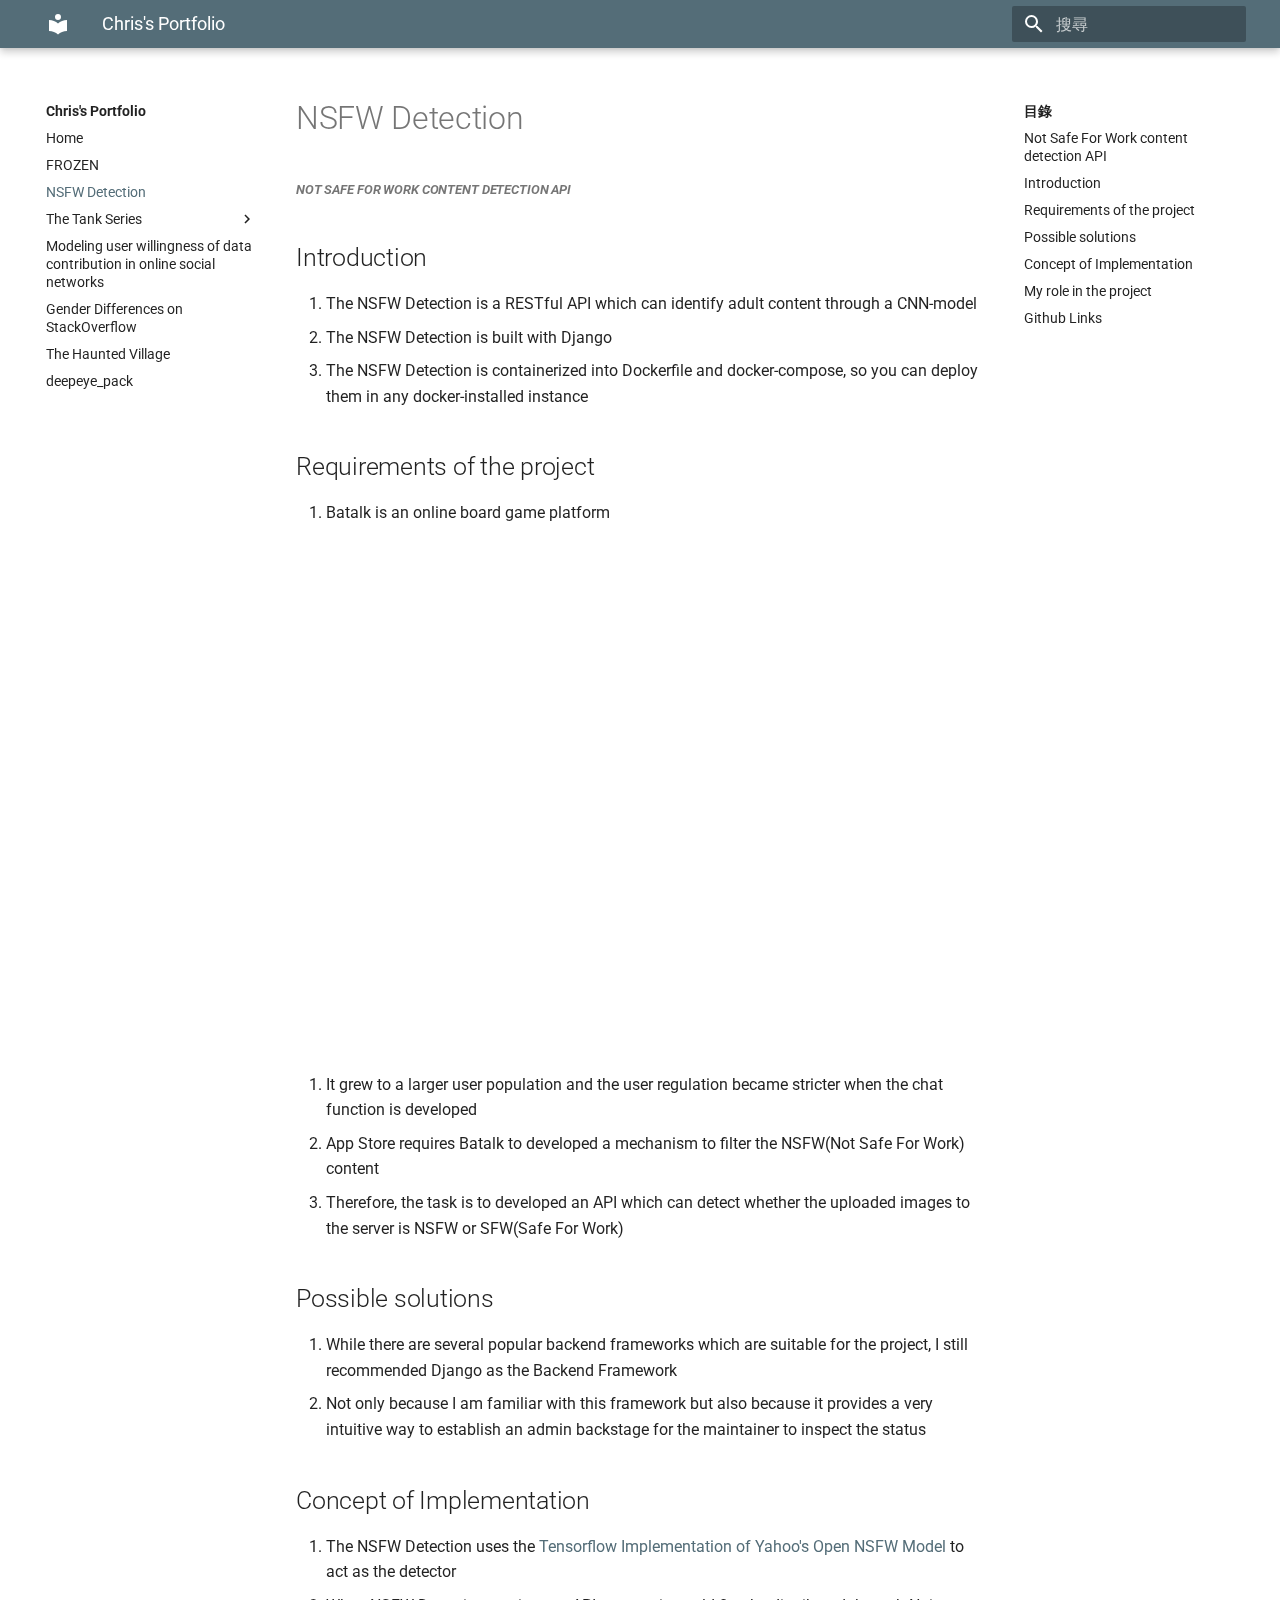
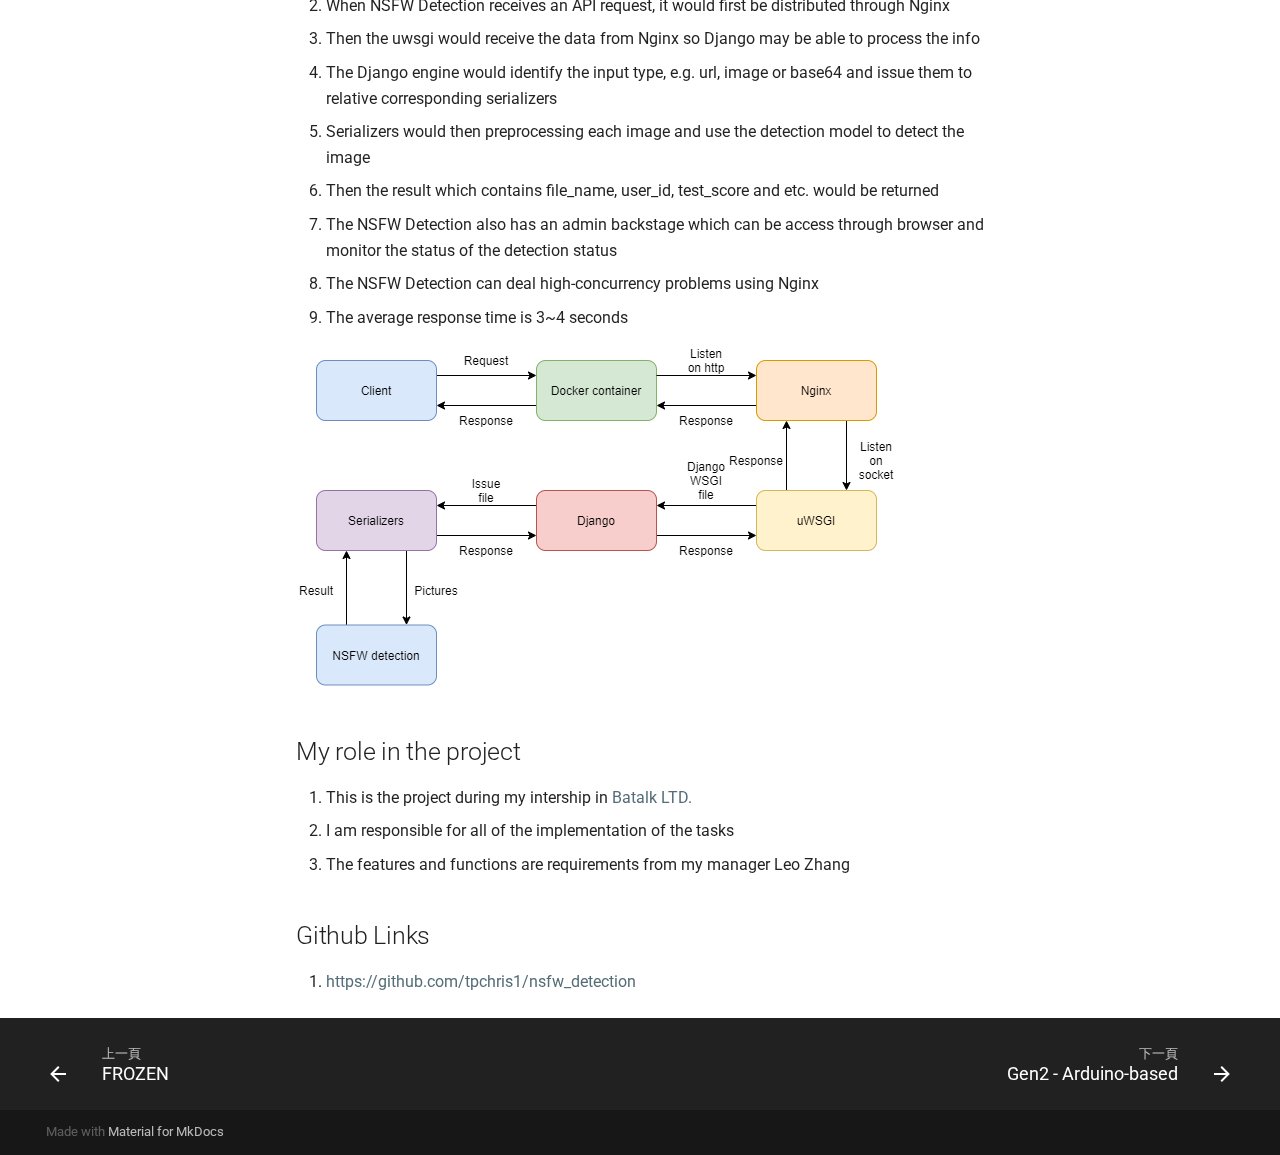
<file: portfolio/site/nsfw_detection/nsfw_detection/index.html>
<!doctype html>
<html lang="zh-Hant" class="no-js">
  <head>
    
      <meta charset="utf-8">
      <meta name="viewport" content="width=device-width,initial-scale=1">
      
        <meta name="description" content="Portfolio of Yi-Chun(Chris) Chang">
      
      
      
        <meta name="author" content="Chris Chang">
      
      
        <link rel="canonical" href="https://tpchris1.github.io/portfolio/site/index.html/nsfw_detection/nsfw_detection/">
      
      <link rel="shortcut icon" href="../../assets/images/favicon.png">
      <meta name="generator" content="mkdocs-1.1.2, mkdocs-material-6.2.5">
    
    
      
        <title>NSFW Detection - Chris's Portfolio</title>
      
    
    
      <link rel="stylesheet" href="../../assets/stylesheets/main.15aa0b43.min.css">
      
        
        <link rel="stylesheet" href="../../assets/stylesheets/palette.75751829.min.css">
        
          
          
          <meta name="theme-color" content="#546d78">
        
      
    
    
    
      
        
        <link rel="preconnect" href="https://fonts.gstatic.com" crossorigin>
        <link rel="stylesheet" href="https://fonts.googleapis.com/css?family=Roboto:300,400,400i,700%7CRoboto+Mono&display=fallback">
        <style>body,input{font-family:"Roboto",-apple-system,BlinkMacSystemFont,Helvetica,Arial,sans-serif}code,kbd,pre{font-family:"Roboto Mono",SFMono-Regular,Consolas,Menlo,monospace}</style>
      
    
    
    
    
      
    
    
  </head>
  
  
    
    
    
    
    
    <body dir="ltr" data-md-color-scheme="default" data-md-color-primary="blue-grey" data-md-color-accent="teal">
      
  
    
    <input class="md-toggle" data-md-toggle="drawer" type="checkbox" id="__drawer" autocomplete="off">
    <input class="md-toggle" data-md-toggle="search" type="checkbox" id="__search" autocomplete="off">
    <label class="md-overlay" for="__drawer"></label>
    <div data-md-component="skip">
      
        
        <a href="#nsfw-detection" class="md-skip">
          跳轉到
        </a>
      
    </div>
    <div data-md-component="announce">
      
    </div>
    
      

<header class="md-header" data-md-component="header">
  <nav class="md-header-nav md-grid" aria-label="Header">
    <a href="https://tpchris1.github.io/portfolio/site/index.html" title="Chris&#39;s Portfolio" class="md-header-nav__button md-logo" aria-label="Chris's Portfolio">
      
  
  <svg xmlns="http://www.w3.org/2000/svg" viewBox="0 0 24 24"><path d="M12 8a3 3 0 003-3 3 3 0 00-3-3 3 3 0 00-3 3 3 3 0 003 3m0 3.54C9.64 9.35 6.5 8 3 8v11c3.5 0 6.64 1.35 9 3.54 2.36-2.19 5.5-3.54 9-3.54V8c-3.5 0-6.64 1.35-9 3.54z"/></svg>

    </a>
    <label class="md-header-nav__button md-icon" for="__drawer">
      <svg xmlns="http://www.w3.org/2000/svg" viewBox="0 0 24 24"><path d="M3 6h18v2H3V6m0 5h18v2H3v-2m0 5h18v2H3v-2z"/></svg>
    </label>
    <div class="md-header-nav__title" data-md-component="header-title">
      <div class="md-header-nav__ellipsis">
        <div class="md-header-nav__topic">
          <span class="md-ellipsis">
            Chris's Portfolio
          </span>
        </div>
        <div class="md-header-nav__topic">
          <span class="md-ellipsis">
            
              NSFW Detection
            
          </span>
        </div>
      </div>
    </div>
    
      <label class="md-header-nav__button md-icon" for="__search">
        <svg xmlns="http://www.w3.org/2000/svg" viewBox="0 0 24 24"><path d="M9.5 3A6.5 6.5 0 0116 9.5c0 1.61-.59 3.09-1.56 4.23l.27.27h.79l5 5-1.5 1.5-5-5v-.79l-.27-.27A6.516 6.516 0 019.5 16 6.5 6.5 0 013 9.5 6.5 6.5 0 019.5 3m0 2C7 5 5 7 5 9.5S7 14 9.5 14 14 12 14 9.5 12 5 9.5 5z"/></svg>
      </label>
      
<div class="md-search" data-md-component="search" role="dialog">
  <label class="md-search__overlay" for="__search"></label>
  <div class="md-search__inner" role="search">
    <form class="md-search__form" name="search">
      <input type="text" class="md-search__input" name="query" aria-label="搜尋" placeholder="搜尋" autocapitalize="off" autocorrect="off" autocomplete="off" spellcheck="false" data-md-component="search-query" data-md-state="active" required>
      <label class="md-search__icon md-icon" for="__search">
        <svg xmlns="http://www.w3.org/2000/svg" viewBox="0 0 24 24"><path d="M9.5 3A6.5 6.5 0 0116 9.5c0 1.61-.59 3.09-1.56 4.23l.27.27h.79l5 5-1.5 1.5-5-5v-.79l-.27-.27A6.516 6.516 0 019.5 16 6.5 6.5 0 013 9.5 6.5 6.5 0 019.5 3m0 2C7 5 5 7 5 9.5S7 14 9.5 14 14 12 14 9.5 12 5 9.5 5z"/></svg>
        <svg xmlns="http://www.w3.org/2000/svg" viewBox="0 0 24 24"><path d="M20 11v2H8l5.5 5.5-1.42 1.42L4.16 12l7.92-7.92L13.5 5.5 8 11h12z"/></svg>
      </label>
      <button type="reset" class="md-search__icon md-icon" aria-label="Clear" data-md-component="search-reset" tabindex="-1">
        <svg xmlns="http://www.w3.org/2000/svg" viewBox="0 0 24 24"><path d="M19 6.41L17.59 5 12 10.59 6.41 5 5 6.41 10.59 12 5 17.59 6.41 19 12 13.41 17.59 19 19 17.59 13.41 12 19 6.41z"/></svg>
      </button>
    </form>
    <div class="md-search__output">
      <div class="md-search__scrollwrap" data-md-scrollfix>
        <div class="md-search-result" data-md-component="search-result">
          <div class="md-search-result__meta">
            正在初始化搜尋引擎
          </div>
          <ol class="md-search-result__list"></ol>
        </div>
      </div>
    </div>
  </div>
</div>
    
    
  </nav>
</header>
    
    <div class="md-container" data-md-component="container">
      
      
        
      
      <main class="md-main" data-md-component="main">
        <div class="md-main__inner md-grid">
          
            
              
              <div class="md-sidebar md-sidebar--primary" data-md-component="navigation" >
                <div class="md-sidebar__scrollwrap">
                  <div class="md-sidebar__inner">
                    




<nav class="md-nav md-nav--primary" aria-label="Navigation" data-md-level="0">
  <label class="md-nav__title" for="__drawer">
    <a href="https://tpchris1.github.io/portfolio/site/index.html" title="Chris&#39;s Portfolio" class="md-nav__button md-logo" aria-label="Chris's Portfolio">
      
  
  <svg xmlns="http://www.w3.org/2000/svg" viewBox="0 0 24 24"><path d="M12 8a3 3 0 003-3 3 3 0 00-3-3 3 3 0 00-3 3 3 3 0 003 3m0 3.54C9.64 9.35 6.5 8 3 8v11c3.5 0 6.64 1.35 9 3.54 2.36-2.19 5.5-3.54 9-3.54V8c-3.5 0-6.64 1.35-9 3.54z"/></svg>

    </a>
    Chris's Portfolio
  </label>
  
  <ul class="md-nav__list" data-md-scrollfix>
    
      
      
      


  
  
  
    <li class="md-nav__item">
      <a href="../.." class="md-nav__link">
        Home
      </a>
    </li>
  

    
      
      
      


  
  
  
    <li class="md-nav__item">
      <a href="../../frozen/frozen/" class="md-nav__link">
        FROZEN
      </a>
    </li>
  

    
      
      
      


  
  
    
  
  
    <li class="md-nav__item md-nav__item--active">
      
      <input class="md-nav__toggle md-toggle" data-md-toggle="toc" type="checkbox" id="__toc">
      
        
      
      
        <label class="md-nav__link md-nav__link--active" for="__toc">
          NSFW Detection
          <span class="md-nav__icon md-icon"></span>
        </label>
      
      <a href="./" class="md-nav__link md-nav__link--active">
        NSFW Detection
      </a>
      
        
<nav class="md-nav md-nav--secondary" aria-label="目錄">
  
  
    
  
  
    <label class="md-nav__title" for="__toc">
      <span class="md-nav__icon md-icon"></span>
      目錄
    </label>
    <ul class="md-nav__list" data-md-scrollfix>
      
        <li class="md-nav__item">
  <a href="#not-safe-for-work-content-detection-api" class="md-nav__link">
    Not Safe For Work content detection API
  </a>
  
</li>
      
        <li class="md-nav__item">
  <a href="#introduction" class="md-nav__link">
    Introduction
  </a>
  
</li>
      
        <li class="md-nav__item">
  <a href="#requirements-of-the-project" class="md-nav__link">
    Requirements of the project
  </a>
  
</li>
      
        <li class="md-nav__item">
  <a href="#possible-solutions" class="md-nav__link">
    Possible solutions
  </a>
  
</li>
      
        <li class="md-nav__item">
  <a href="#concept-of-implementation" class="md-nav__link">
    Concept of Implementation
  </a>
  
</li>
      
        <li class="md-nav__item">
  <a href="#my-role-in-the-project" class="md-nav__link">
    My role in the project
  </a>
  
</li>
      
        <li class="md-nav__item">
  <a href="#github-links" class="md-nav__link">
    Github Links
  </a>
  
</li>
      
    </ul>
  
</nav>
      
    </li>
  

    
      
      
      


  
  
  
    
    <li class="md-nav__item md-nav__item--nested">
      
      
        <input class="md-nav__toggle md-toggle" data-md-toggle="nav-4" type="checkbox" id="nav-4" >
      
      <label class="md-nav__link" for="nav-4">
        The Tank Series
        <span class="md-nav__icon md-icon"></span>
      </label>
      <nav class="md-nav" aria-label="The Tank Series" data-md-level="1">
        <label class="md-nav__title" for="nav-4">
          <span class="md-nav__icon md-icon"></span>
          The Tank Series
        </label>
        <ul class="md-nav__list" data-md-scrollfix>
          
          
            
  
  
  
    <li class="md-nav__item">
      <a href="../../the_tank/the_tank_arduino/" class="md-nav__link">
        Gen2 - Arduino-based
      </a>
    </li>
  

          
            
  
  
  
    <li class="md-nav__item">
      <a href="../../the_tank/the_tank_fpga/" class="md-nav__link">
        Gen1 - FPGA-based
      </a>
    </li>
  

          
        </ul>
      </nav>
    </li>
  

    
      
      
      


  
  
  
    <li class="md-nav__item">
      <a href="../../modeling_user_willingness/modeling_user_willingness/" class="md-nav__link">
        Modeling user willingness of data contribution in online social networks
      </a>
    </li>
  

    
      
      
      


  
  
  
    <li class="md-nav__item">
      <a href="../../gender_differences_on_stackoverflow/gender_differences_on_stackoverflow/" class="md-nav__link">
        Gender Differences on StackOverflow
      </a>
    </li>
  

    
      
      
      


  
  
  
    <li class="md-nav__item">
      <a href="../../the_haunted_village/the_haunted_village/" class="md-nav__link">
        The Haunted Village
      </a>
    </li>
  

    
      
      
      


  
  
  
    <li class="md-nav__item">
      <a href="../../deepeye_pack/deepeye_pack/" class="md-nav__link">
        deepeye_pack
      </a>
    </li>
  

    
  </ul>
</nav>
                  </div>
                </div>
              </div>
            
            
              
              <div class="md-sidebar md-sidebar--secondary" data-md-component="toc" >
                <div class="md-sidebar__scrollwrap">
                  <div class="md-sidebar__inner">
                    
<nav class="md-nav md-nav--secondary" aria-label="目錄">
  
  
    
  
  
    <label class="md-nav__title" for="__toc">
      <span class="md-nav__icon md-icon"></span>
      目錄
    </label>
    <ul class="md-nav__list" data-md-scrollfix>
      
        <li class="md-nav__item">
  <a href="#not-safe-for-work-content-detection-api" class="md-nav__link">
    Not Safe For Work content detection API
  </a>
  
</li>
      
        <li class="md-nav__item">
  <a href="#introduction" class="md-nav__link">
    Introduction
  </a>
  
</li>
      
        <li class="md-nav__item">
  <a href="#requirements-of-the-project" class="md-nav__link">
    Requirements of the project
  </a>
  
</li>
      
        <li class="md-nav__item">
  <a href="#possible-solutions" class="md-nav__link">
    Possible solutions
  </a>
  
</li>
      
        <li class="md-nav__item">
  <a href="#concept-of-implementation" class="md-nav__link">
    Concept of Implementation
  </a>
  
</li>
      
        <li class="md-nav__item">
  <a href="#my-role-in-the-project" class="md-nav__link">
    My role in the project
  </a>
  
</li>
      
        <li class="md-nav__item">
  <a href="#github-links" class="md-nav__link">
    Github Links
  </a>
  
</li>
      
    </ul>
  
</nav>
                  </div>
                </div>
              </div>
            
          
          <div class="md-content">
            <article class="md-content__inner md-typeset">
              
                
                
                <h1 id="nsfw-detection">NSFW Detection</h1>
<h5 id="not-safe-for-work-content-detection-api"><em>Not Safe For Work content detection API</em></h5>
<h2 id="introduction">Introduction</h2>
<ol>
<li>The NSFW Detection is a RESTful API which can identify adult content through a CNN-model</li>
<li>The NSFW Detection is built with Django</li>
<li>The NSFW Detection is containerized into Dockerfile and docker-compose, so you can deploy them in any docker-installed instance</li>
</ol>
<h2 id="requirements-of-the-project">Requirements of the project</h2>
<ol>
<li>Batalk is an online board game platform </li>
</ol>
<iframe width="900" height="506" src="https://www.youtube.com/embed/dDE2Wk9QPCs" frameborder="0" allow="accelerometer; autoplay; clipboard-write; encrypted-media; gyroscope; picture-in-picture" allowfullscreen></iframe>

<ol>
<li>It grew to a larger user population and the user regulation became stricter when the chat function is developed </li>
<li>App Store requires Batalk to developed a mechanism to filter the NSFW(Not Safe For Work) content</li>
<li>Therefore, the task is to developed an API which can detect whether the uploaded images to the server is NSFW or SFW(Safe For Work)</li>
</ol>
<h2 id="possible-solutions">Possible solutions</h2>
<ol>
<li>While there are several popular backend frameworks which are suitable for the project, I still recommended Django as the Backend Framework</li>
<li>Not only because I am familiar with this framework but also because it provides a very intuitive way to establish an admin backstage for the maintainer to inspect the status  </li>
</ol>
<h2 id="concept-of-implementation">Concept of Implementation</h2>
<ol>
<li>The NSFW Detection uses the <a href="https://github.com/mdietrichstein/tensorflow-open_nsfw">Tensorflow Implementation of Yahoo's Open NSFW Model</a> to act as the detector</li>
<li>When NSFW Detection receives an API request, it would first be distributed through Nginx</li>
<li>Then the uwsgi would receive the data from Nginx so Django may be able to process the info</li>
<li>The Django engine would identify the input type, e.g. url, image or base64 and issue them to relative corresponding serializers</li>
<li>Serializers would then preprocessing each image and use the detection model to detect the image</li>
<li>Then the result which contains file_name, user_id, test_score and etc. would be returned </li>
<li>The NSFW Detection also has an admin backstage which can be access through browser and monitor the status of the detection status</li>
<li>The NSFW Detection can deal high-concurrency problems using Nginx</li>
<li>The average response time is 3~4 seconds</li>
</ol>
<p><img alt="" src="../Pics/structure.drawio.png" /></p>
<h2 id="my-role-in-the-project">My role in the project</h2>
<ol>
<li>This is the project during my intership in <a href="https://play.google.com/store/apps/details?id=fun.batalk.app&amp;hl=en">Batalk LTD.</a> </li>
<li>I am responsible for all of the implementation of the tasks</li>
<li>The features and functions are requirements from my manager Leo Zhang</li>
</ol>
<h2 id="github-links">Github Links</h2>
<ol>
<li><a href="https://github.com/tpchris1/nsfw_detection">https://github.com/tpchris1/nsfw_detection</a></li>
</ol>
                
              
              
                


              
            </article>
          </div>
        </div>
      </main>
      
        
<footer class="md-footer">
  
    <div class="md-footer-nav">
      <nav class="md-footer-nav__inner md-grid" aria-label="Footer">
        
          <a href="../../frozen/frozen/" class="md-footer-nav__link md-footer-nav__link--prev" rel="prev">
            <div class="md-footer-nav__button md-icon">
              <svg xmlns="http://www.w3.org/2000/svg" viewBox="0 0 24 24"><path d="M20 11v2H8l5.5 5.5-1.42 1.42L4.16 12l7.92-7.92L13.5 5.5 8 11h12z"/></svg>
            </div>
            <div class="md-footer-nav__title">
              <div class="md-ellipsis">
                <span class="md-footer-nav__direction">
                  上一頁
                </span>
                FROZEN
              </div>
            </div>
          </a>
        
        
          <a href="../../the_tank/the_tank_arduino/" class="md-footer-nav__link md-footer-nav__link--next" rel="next">
            <div class="md-footer-nav__title">
              <div class="md-ellipsis">
                <span class="md-footer-nav__direction">
                  下一頁
                </span>
                Gen2 - Arduino-based
              </div>
            </div>
            <div class="md-footer-nav__button md-icon">
              <svg xmlns="http://www.w3.org/2000/svg" viewBox="0 0 24 24"><path d="M4 11v2h12l-5.5 5.5 1.42 1.42L19.84 12l-7.92-7.92L10.5 5.5 16 11H4z"/></svg>
            </div>
          </a>
        
      </nav>
    </div>
  
  <div class="md-footer-meta md-typeset">
    <div class="md-footer-meta__inner md-grid">
      <div class="md-footer-copyright">
        
        Made with
        <a href="https://squidfunk.github.io/mkdocs-material/" target="_blank" rel="noopener">
          Material for MkDocs
        </a>
      </div>
      
    </div>
  </div>
</footer>
      
    </div>
    
      <script src="../../assets/javascripts/vendor.93c04032.min.js"></script>
      <script src="../../assets/javascripts/bundle.83e5331e.min.js"></script><script id="__lang" type="application/json">{"clipboard.copy": "\u8907\u88fd", "clipboard.copied": "\u5df2\u8907\u88fd", "search.config.lang": "ja", "search.config.pipeline": "trimmer, stemmer", "search.config.separator": "[\\s\\-\u3000\u3001\u3002\uff0c\uff0e\uff1f\uff1b]+", "search.placeholder": "\u641c\u5c0b", "search.result.placeholder": "\u6253\u5b57\u9032\u884c\u641c\u5c0b", "search.result.none": "\u6c92\u6709\u7b26\u5408\u7684\u9805\u76ee", "search.result.one": "\u627e\u5230 1 \u500b\u7b26\u5408\u7684\u9805\u76ee", "search.result.other": "\u627e\u5230 # \u500b\u7b26\u5408\u7684\u9805\u76ee", "search.result.more.one": "1 more on this page", "search.result.more.other": "# more on this page", "search.result.term.missing": "Missing"}</script>
      
      <script>
        app = initialize({
          base: "../..",
          features: [],
          search: Object.assign({
            worker: "../../assets/javascripts/worker/search.8c7e0a7e.min.js"
          }, typeof search !== "undefined" && search)
        })
      </script>
      
    
  </body>
</html>
</file>
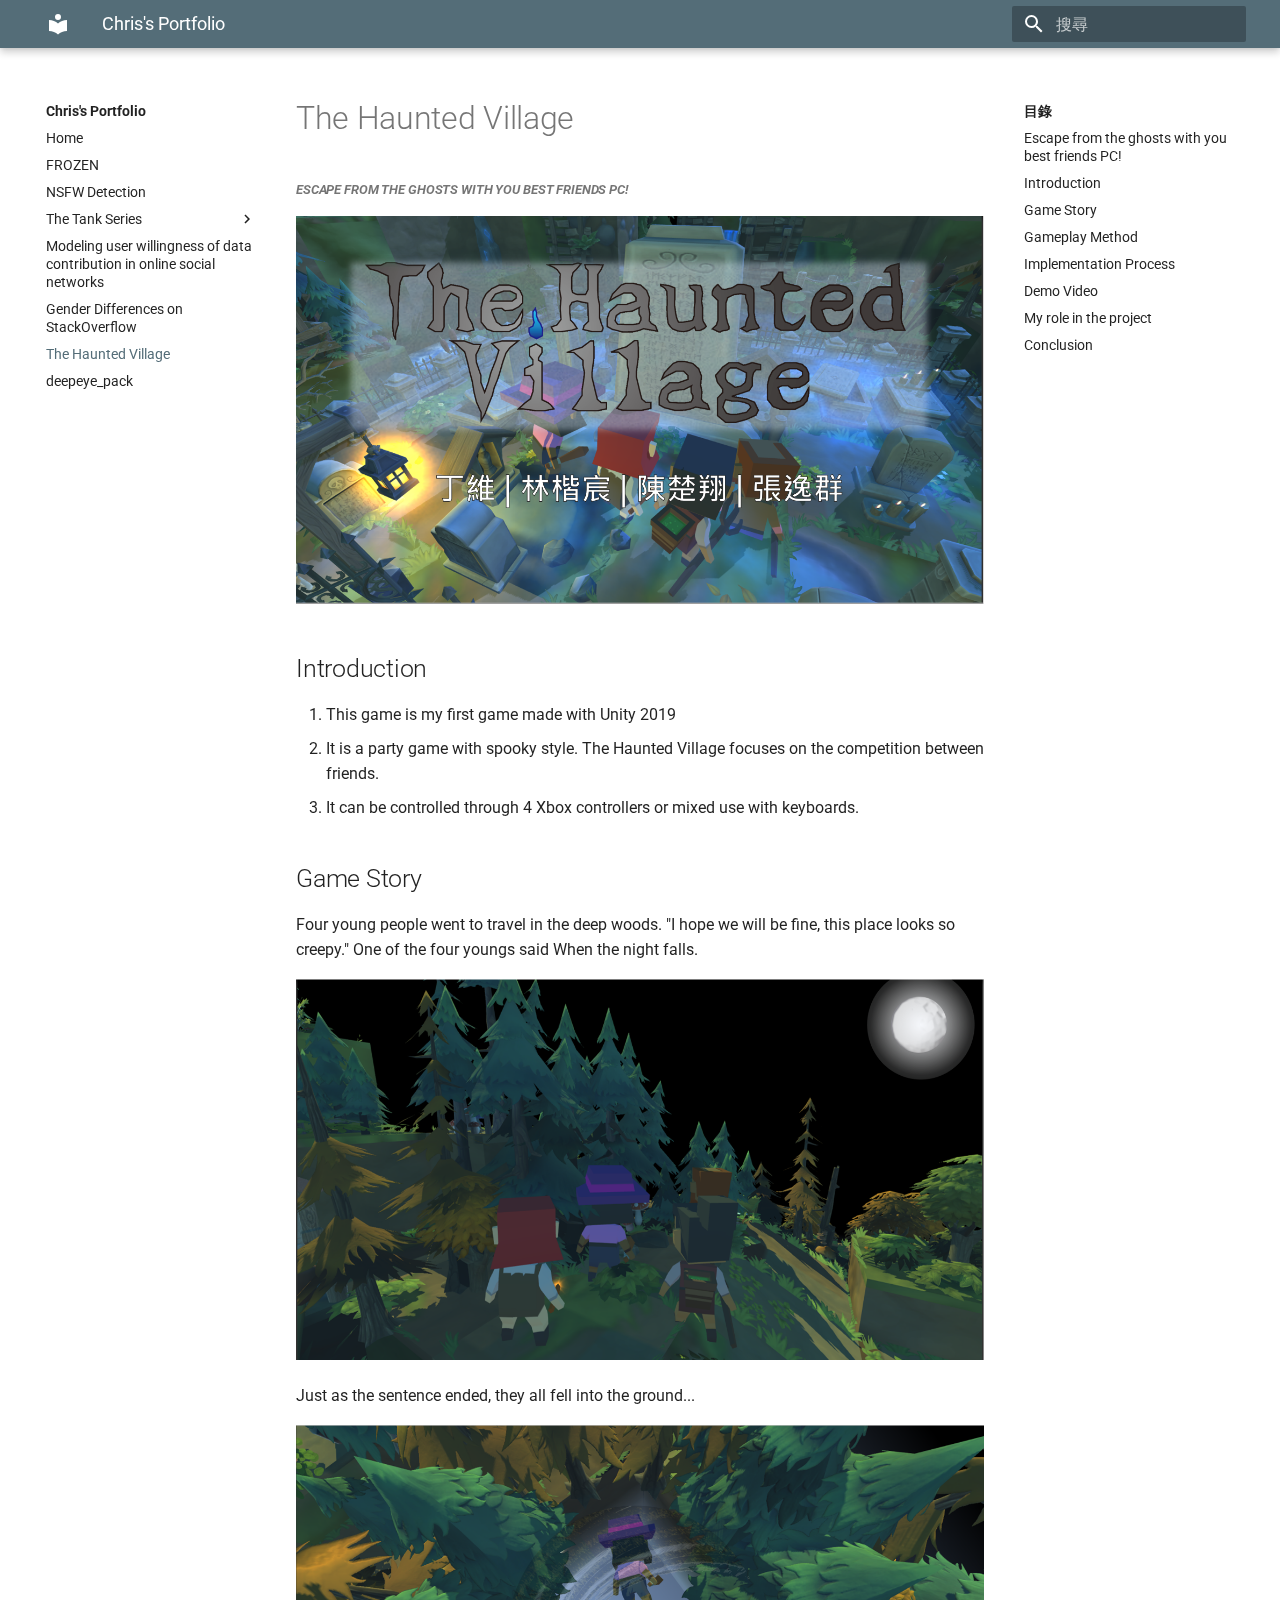
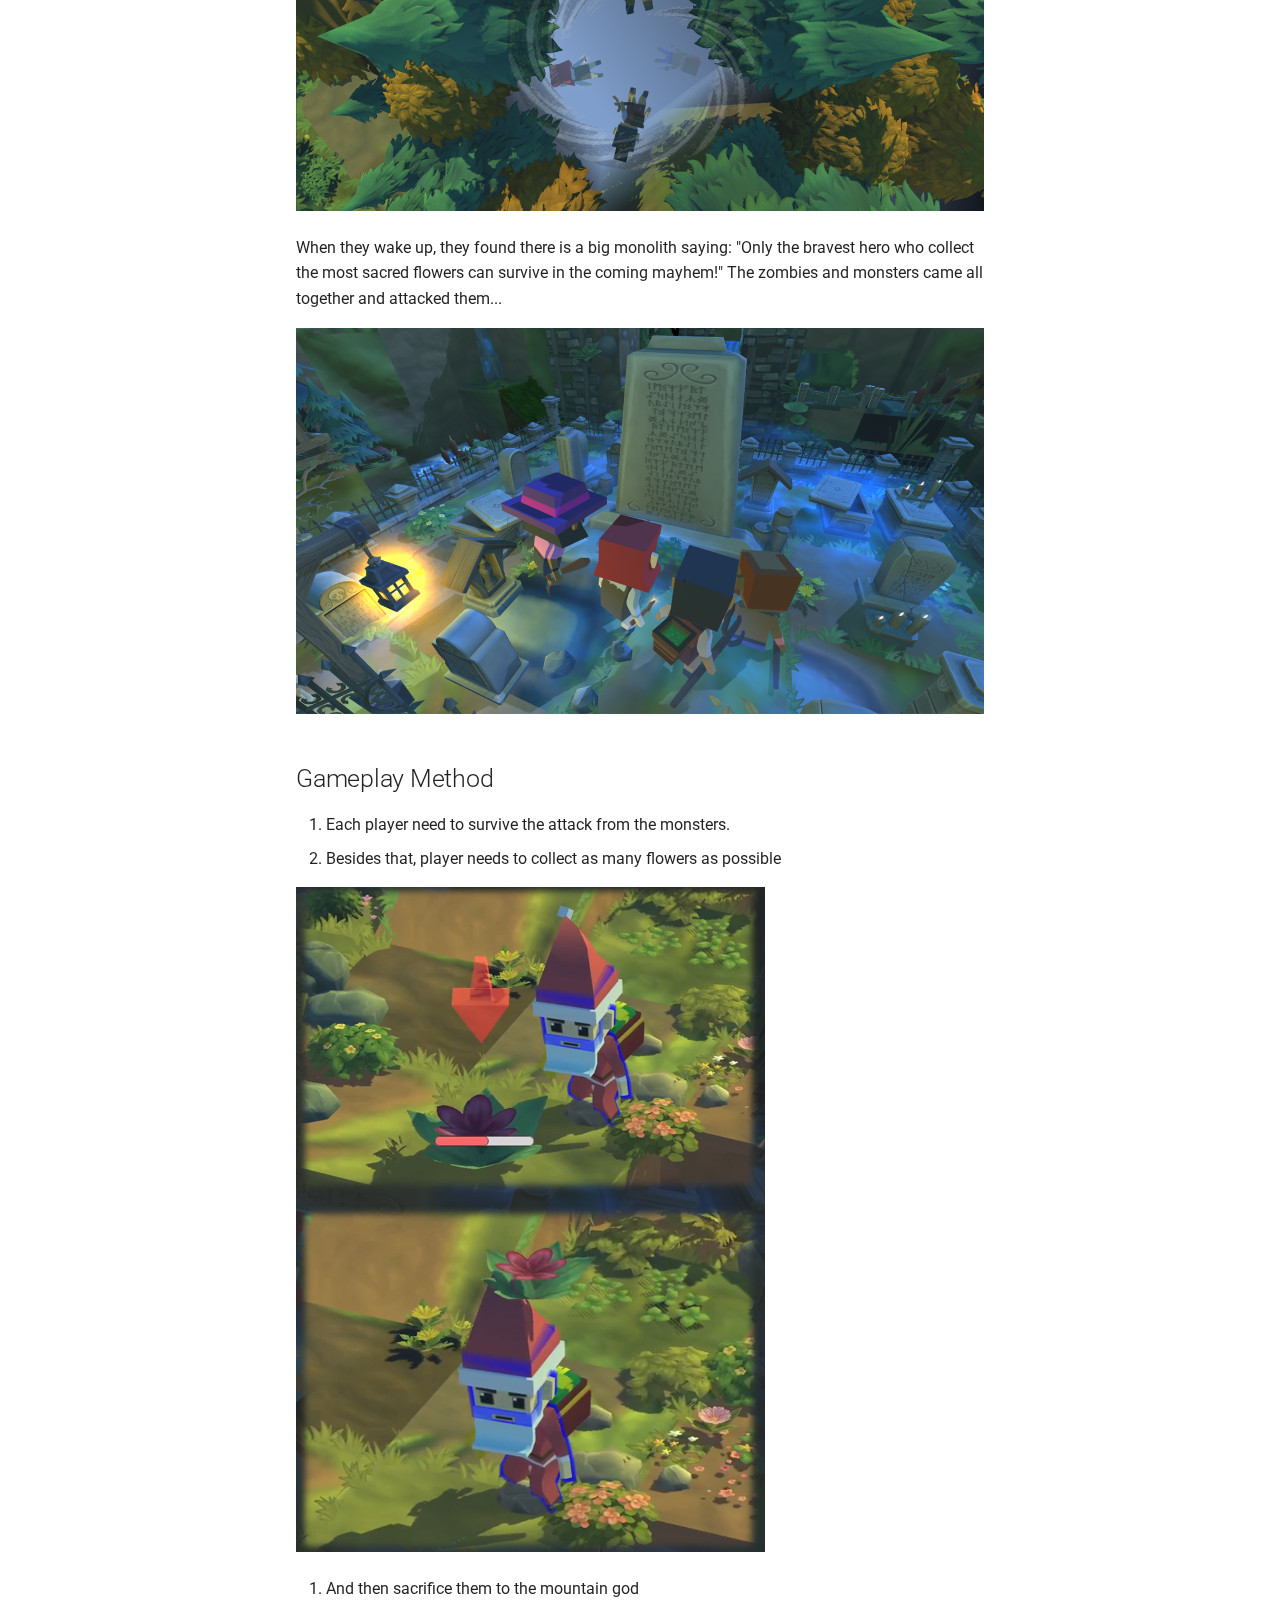
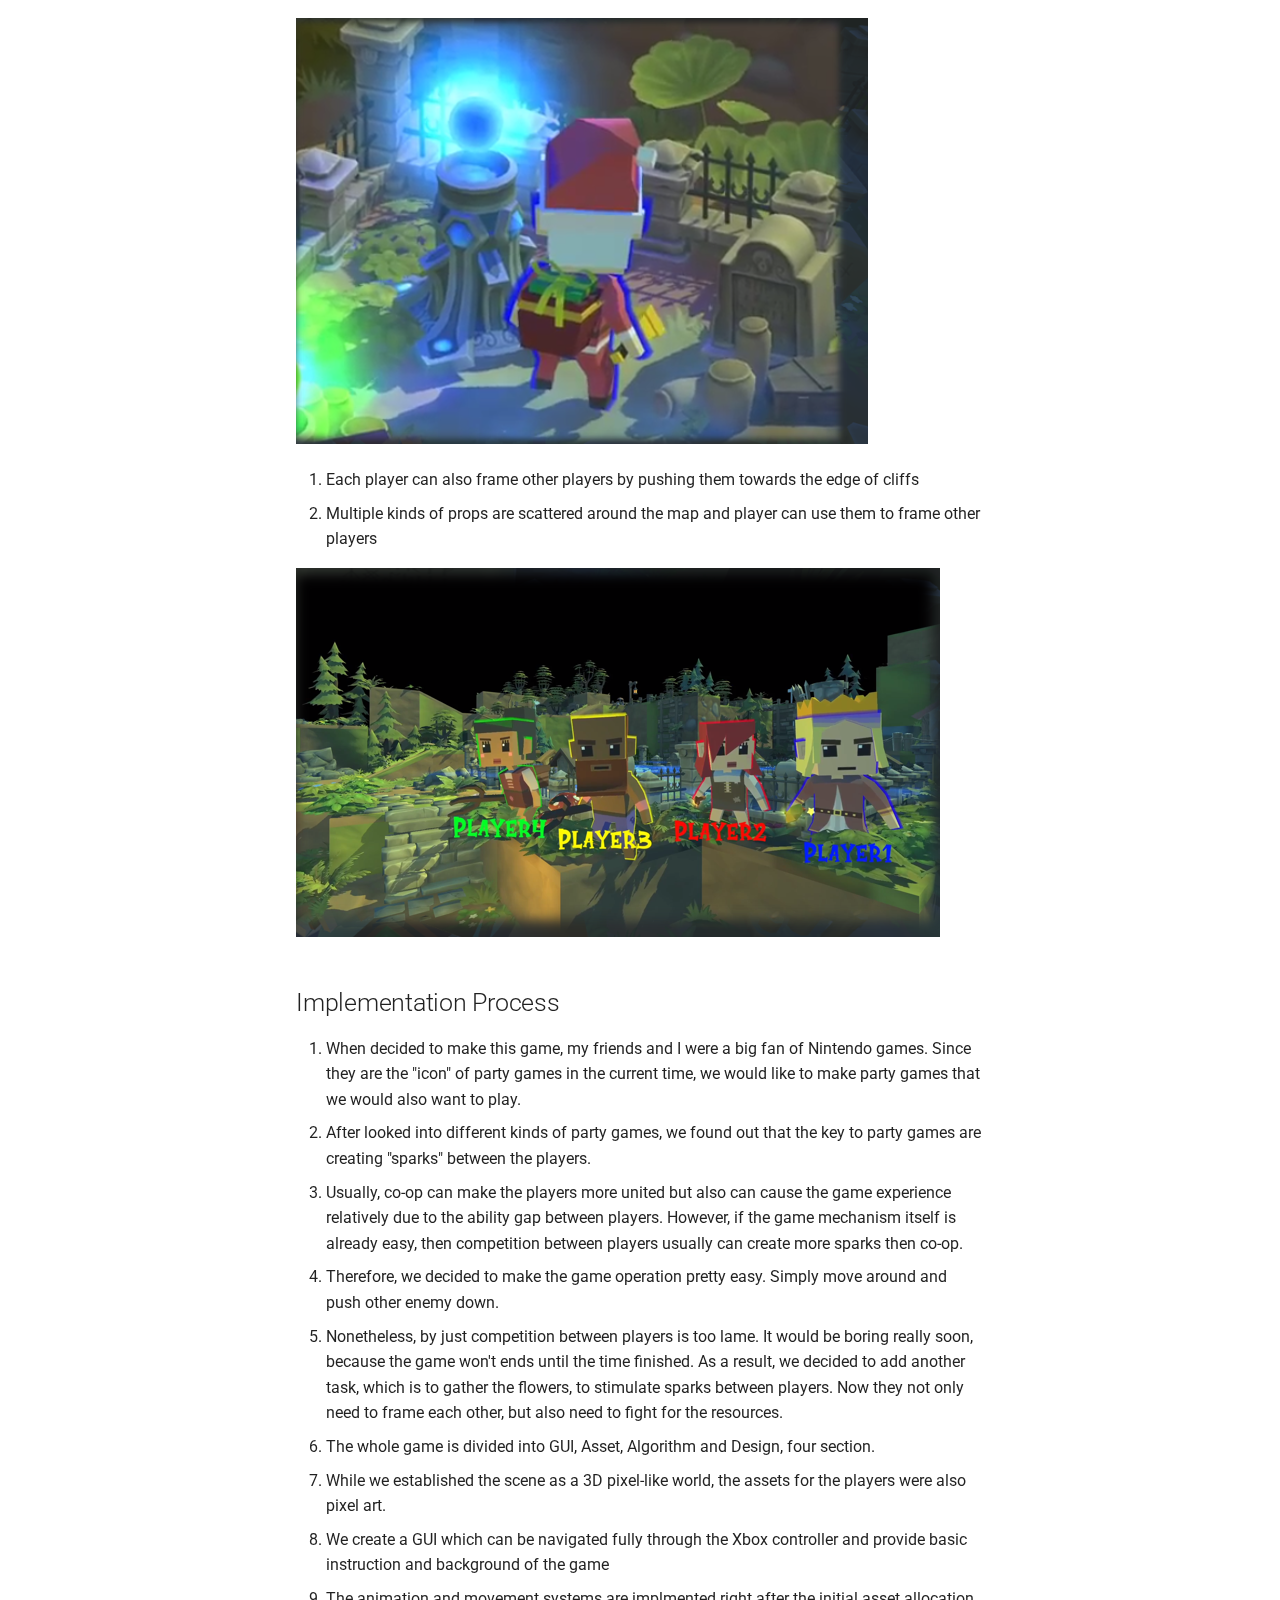
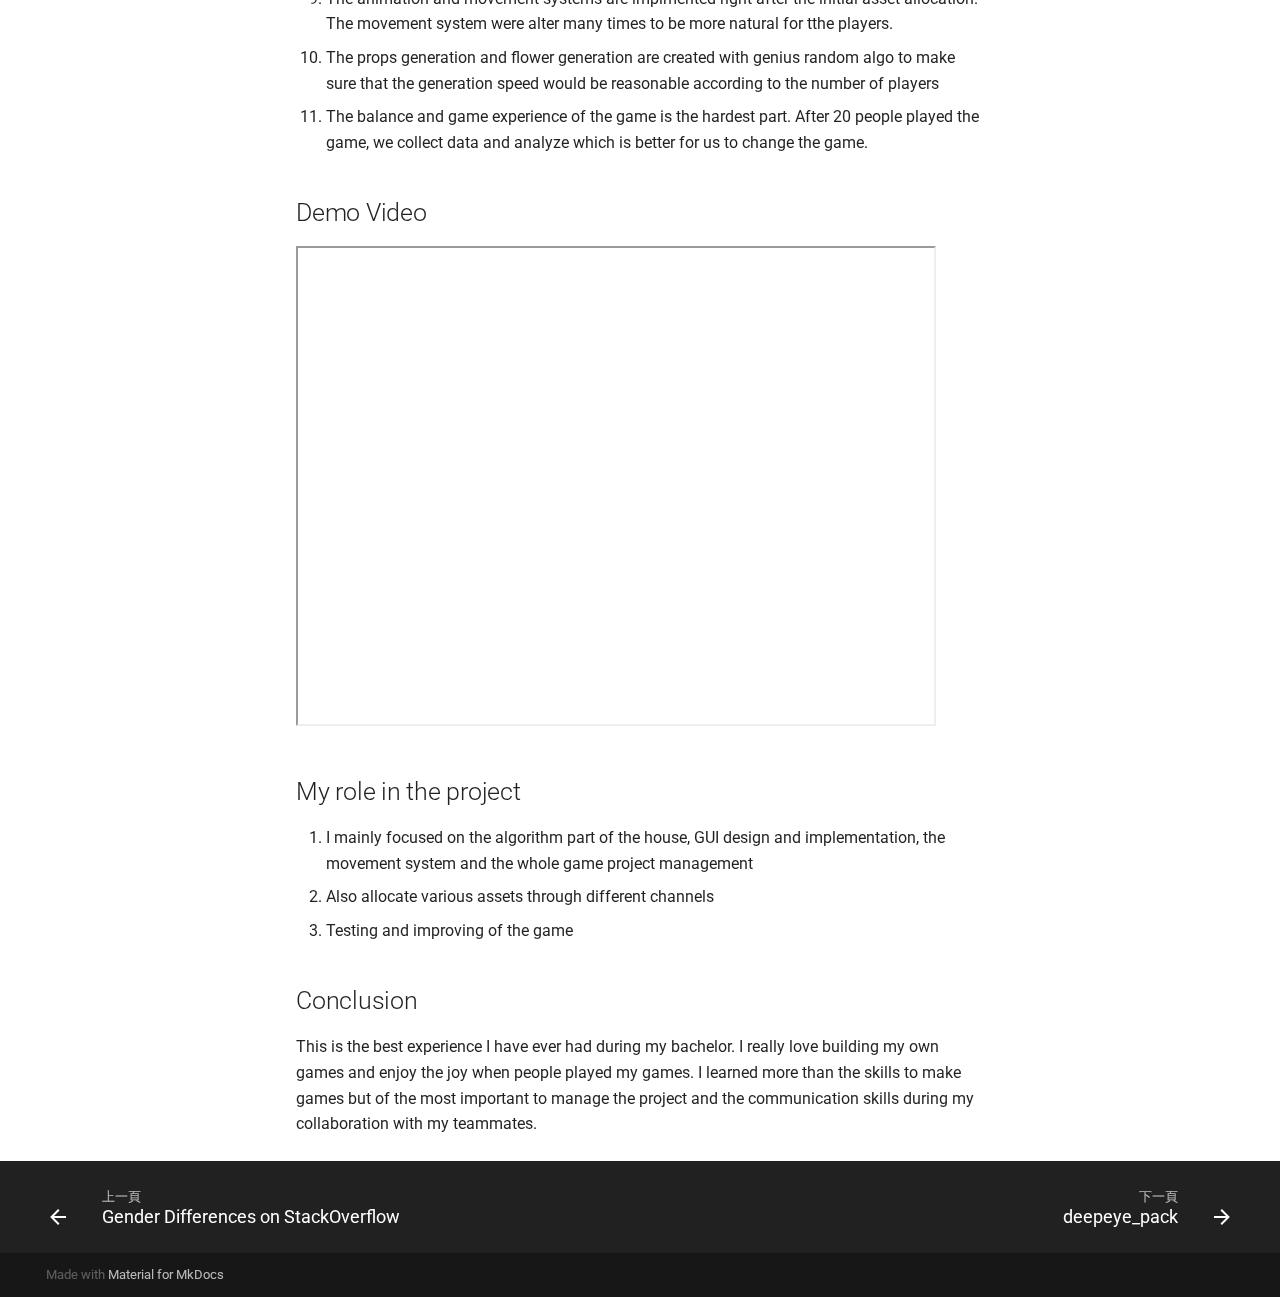
<file: portfolio/site/the_haunted_village/the_haunted_village/index.html>
<!doctype html>
<html lang="zh-Hant" class="no-js">
  <head>
    
      <meta charset="utf-8">
      <meta name="viewport" content="width=device-width,initial-scale=1">
      
        <meta name="description" content="Portfolio of Yi-Chun(Chris) Chang">
      
      
      
        <meta name="author" content="Chris Chang">
      
      
        <link rel="canonical" href="https://tpchris1.github.io/portfolio/site/index.html/the_haunted_village/the_haunted_village/">
      
      <link rel="shortcut icon" href="../../assets/images/favicon.png">
      <meta name="generator" content="mkdocs-1.1.2, mkdocs-material-6.2.5">
    
    
      
        <title>The Haunted Village - Chris's Portfolio</title>
      
    
    
      <link rel="stylesheet" href="../../assets/stylesheets/main.15aa0b43.min.css">
      
        
        <link rel="stylesheet" href="../../assets/stylesheets/palette.75751829.min.css">
        
          
          
          <meta name="theme-color" content="#546d78">
        
      
    
    
    
      
        
        <link rel="preconnect" href="https://fonts.gstatic.com" crossorigin>
        <link rel="stylesheet" href="https://fonts.googleapis.com/css?family=Roboto:300,400,400i,700%7CRoboto+Mono&display=fallback">
        <style>body,input{font-family:"Roboto",-apple-system,BlinkMacSystemFont,Helvetica,Arial,sans-serif}code,kbd,pre{font-family:"Roboto Mono",SFMono-Regular,Consolas,Menlo,monospace}</style>
      
    
    
    
    
      
    
    
  </head>
  
  
    
    
    
    
    
    <body dir="ltr" data-md-color-scheme="default" data-md-color-primary="blue-grey" data-md-color-accent="teal">
      
  
    
    <input class="md-toggle" data-md-toggle="drawer" type="checkbox" id="__drawer" autocomplete="off">
    <input class="md-toggle" data-md-toggle="search" type="checkbox" id="__search" autocomplete="off">
    <label class="md-overlay" for="__drawer"></label>
    <div data-md-component="skip">
      
        
        <a href="#the-haunted-village" class="md-skip">
          跳轉到
        </a>
      
    </div>
    <div data-md-component="announce">
      
    </div>
    
      

<header class="md-header" data-md-component="header">
  <nav class="md-header-nav md-grid" aria-label="Header">
    <a href="https://tpchris1.github.io/portfolio/site/index.html" title="Chris&#39;s Portfolio" class="md-header-nav__button md-logo" aria-label="Chris's Portfolio">
      
  
  <svg xmlns="http://www.w3.org/2000/svg" viewBox="0 0 24 24"><path d="M12 8a3 3 0 003-3 3 3 0 00-3-3 3 3 0 00-3 3 3 3 0 003 3m0 3.54C9.64 9.35 6.5 8 3 8v11c3.5 0 6.64 1.35 9 3.54 2.36-2.19 5.5-3.54 9-3.54V8c-3.5 0-6.64 1.35-9 3.54z"/></svg>

    </a>
    <label class="md-header-nav__button md-icon" for="__drawer">
      <svg xmlns="http://www.w3.org/2000/svg" viewBox="0 0 24 24"><path d="M3 6h18v2H3V6m0 5h18v2H3v-2m0 5h18v2H3v-2z"/></svg>
    </label>
    <div class="md-header-nav__title" data-md-component="header-title">
      <div class="md-header-nav__ellipsis">
        <div class="md-header-nav__topic">
          <span class="md-ellipsis">
            Chris's Portfolio
          </span>
        </div>
        <div class="md-header-nav__topic">
          <span class="md-ellipsis">
            
              The Haunted Village
            
          </span>
        </div>
      </div>
    </div>
    
      <label class="md-header-nav__button md-icon" for="__search">
        <svg xmlns="http://www.w3.org/2000/svg" viewBox="0 0 24 24"><path d="M9.5 3A6.5 6.5 0 0116 9.5c0 1.61-.59 3.09-1.56 4.23l.27.27h.79l5 5-1.5 1.5-5-5v-.79l-.27-.27A6.516 6.516 0 019.5 16 6.5 6.5 0 013 9.5 6.5 6.5 0 019.5 3m0 2C7 5 5 7 5 9.5S7 14 9.5 14 14 12 14 9.5 12 5 9.5 5z"/></svg>
      </label>
      
<div class="md-search" data-md-component="search" role="dialog">
  <label class="md-search__overlay" for="__search"></label>
  <div class="md-search__inner" role="search">
    <form class="md-search__form" name="search">
      <input type="text" class="md-search__input" name="query" aria-label="搜尋" placeholder="搜尋" autocapitalize="off" autocorrect="off" autocomplete="off" spellcheck="false" data-md-component="search-query" data-md-state="active" required>
      <label class="md-search__icon md-icon" for="__search">
        <svg xmlns="http://www.w3.org/2000/svg" viewBox="0 0 24 24"><path d="M9.5 3A6.5 6.5 0 0116 9.5c0 1.61-.59 3.09-1.56 4.23l.27.27h.79l5 5-1.5 1.5-5-5v-.79l-.27-.27A6.516 6.516 0 019.5 16 6.5 6.5 0 013 9.5 6.5 6.5 0 019.5 3m0 2C7 5 5 7 5 9.5S7 14 9.5 14 14 12 14 9.5 12 5 9.5 5z"/></svg>
        <svg xmlns="http://www.w3.org/2000/svg" viewBox="0 0 24 24"><path d="M20 11v2H8l5.5 5.5-1.42 1.42L4.16 12l7.92-7.92L13.5 5.5 8 11h12z"/></svg>
      </label>
      <button type="reset" class="md-search__icon md-icon" aria-label="Clear" data-md-component="search-reset" tabindex="-1">
        <svg xmlns="http://www.w3.org/2000/svg" viewBox="0 0 24 24"><path d="M19 6.41L17.59 5 12 10.59 6.41 5 5 6.41 10.59 12 5 17.59 6.41 19 12 13.41 17.59 19 19 17.59 13.41 12 19 6.41z"/></svg>
      </button>
    </form>
    <div class="md-search__output">
      <div class="md-search__scrollwrap" data-md-scrollfix>
        <div class="md-search-result" data-md-component="search-result">
          <div class="md-search-result__meta">
            正在初始化搜尋引擎
          </div>
          <ol class="md-search-result__list"></ol>
        </div>
      </div>
    </div>
  </div>
</div>
    
    
  </nav>
</header>
    
    <div class="md-container" data-md-component="container">
      
      
        
      
      <main class="md-main" data-md-component="main">
        <div class="md-main__inner md-grid">
          
            
              
              <div class="md-sidebar md-sidebar--primary" data-md-component="navigation" >
                <div class="md-sidebar__scrollwrap">
                  <div class="md-sidebar__inner">
                    




<nav class="md-nav md-nav--primary" aria-label="Navigation" data-md-level="0">
  <label class="md-nav__title" for="__drawer">
    <a href="https://tpchris1.github.io/portfolio/site/index.html" title="Chris&#39;s Portfolio" class="md-nav__button md-logo" aria-label="Chris's Portfolio">
      
  
  <svg xmlns="http://www.w3.org/2000/svg" viewBox="0 0 24 24"><path d="M12 8a3 3 0 003-3 3 3 0 00-3-3 3 3 0 00-3 3 3 3 0 003 3m0 3.54C9.64 9.35 6.5 8 3 8v11c3.5 0 6.64 1.35 9 3.54 2.36-2.19 5.5-3.54 9-3.54V8c-3.5 0-6.64 1.35-9 3.54z"/></svg>

    </a>
    Chris's Portfolio
  </label>
  
  <ul class="md-nav__list" data-md-scrollfix>
    
      
      
      


  
  
  
    <li class="md-nav__item">
      <a href="../.." class="md-nav__link">
        Home
      </a>
    </li>
  

    
      
      
      


  
  
  
    <li class="md-nav__item">
      <a href="../../frozen/frozen/" class="md-nav__link">
        FROZEN
      </a>
    </li>
  

    
      
      
      


  
  
  
    <li class="md-nav__item">
      <a href="../../nsfw_detection/nsfw_detection/" class="md-nav__link">
        NSFW Detection
      </a>
    </li>
  

    
      
      
      


  
  
  
    
    <li class="md-nav__item md-nav__item--nested">
      
      
        <input class="md-nav__toggle md-toggle" data-md-toggle="nav-4" type="checkbox" id="nav-4" >
      
      <label class="md-nav__link" for="nav-4">
        The Tank Series
        <span class="md-nav__icon md-icon"></span>
      </label>
      <nav class="md-nav" aria-label="The Tank Series" data-md-level="1">
        <label class="md-nav__title" for="nav-4">
          <span class="md-nav__icon md-icon"></span>
          The Tank Series
        </label>
        <ul class="md-nav__list" data-md-scrollfix>
          
          
            
  
  
  
    <li class="md-nav__item">
      <a href="../../the_tank/the_tank_arduino/" class="md-nav__link">
        Gen2 - Arduino-based
      </a>
    </li>
  

          
            
  
  
  
    <li class="md-nav__item">
      <a href="../../the_tank/the_tank_fpga/" class="md-nav__link">
        Gen1 - FPGA-based
      </a>
    </li>
  

          
        </ul>
      </nav>
    </li>
  

    
      
      
      


  
  
  
    <li class="md-nav__item">
      <a href="../../modeling_user_willingness/modeling_user_willingness/" class="md-nav__link">
        Modeling user willingness of data contribution in online social networks
      </a>
    </li>
  

    
      
      
      


  
  
  
    <li class="md-nav__item">
      <a href="../../gender_differences_on_stackoverflow/gender_differences_on_stackoverflow/" class="md-nav__link">
        Gender Differences on StackOverflow
      </a>
    </li>
  

    
      
      
      


  
  
    
  
  
    <li class="md-nav__item md-nav__item--active">
      
      <input class="md-nav__toggle md-toggle" data-md-toggle="toc" type="checkbox" id="__toc">
      
        
      
      
        <label class="md-nav__link md-nav__link--active" for="__toc">
          The Haunted Village
          <span class="md-nav__icon md-icon"></span>
        </label>
      
      <a href="./" class="md-nav__link md-nav__link--active">
        The Haunted Village
      </a>
      
        
<nav class="md-nav md-nav--secondary" aria-label="目錄">
  
  
    
  
  
    <label class="md-nav__title" for="__toc">
      <span class="md-nav__icon md-icon"></span>
      目錄
    </label>
    <ul class="md-nav__list" data-md-scrollfix>
      
        <li class="md-nav__item">
  <a href="#escape-from-the-ghosts-with-you-best-friends-pc" class="md-nav__link">
    Escape from the ghosts with you best friends PC!
  </a>
  
</li>
      
        <li class="md-nav__item">
  <a href="#introduction" class="md-nav__link">
    Introduction
  </a>
  
</li>
      
        <li class="md-nav__item">
  <a href="#game-story" class="md-nav__link">
    Game Story
  </a>
  
</li>
      
        <li class="md-nav__item">
  <a href="#gameplay-method" class="md-nav__link">
    Gameplay Method
  </a>
  
</li>
      
        <li class="md-nav__item">
  <a href="#implementation-process" class="md-nav__link">
    Implementation Process
  </a>
  
</li>
      
        <li class="md-nav__item">
  <a href="#demo-video" class="md-nav__link">
    Demo Video
  </a>
  
</li>
      
        <li class="md-nav__item">
  <a href="#my-role-in-the-project" class="md-nav__link">
    My role in the project
  </a>
  
</li>
      
        <li class="md-nav__item">
  <a href="#conclusion" class="md-nav__link">
    Conclusion
  </a>
  
</li>
      
    </ul>
  
</nav>
      
    </li>
  

    
      
      
      


  
  
  
    <li class="md-nav__item">
      <a href="../../deepeye_pack/deepeye_pack/" class="md-nav__link">
        deepeye_pack
      </a>
    </li>
  

    
  </ul>
</nav>
                  </div>
                </div>
              </div>
            
            
              
              <div class="md-sidebar md-sidebar--secondary" data-md-component="toc" >
                <div class="md-sidebar__scrollwrap">
                  <div class="md-sidebar__inner">
                    
<nav class="md-nav md-nav--secondary" aria-label="目錄">
  
  
    
  
  
    <label class="md-nav__title" for="__toc">
      <span class="md-nav__icon md-icon"></span>
      目錄
    </label>
    <ul class="md-nav__list" data-md-scrollfix>
      
        <li class="md-nav__item">
  <a href="#escape-from-the-ghosts-with-you-best-friends-pc" class="md-nav__link">
    Escape from the ghosts with you best friends PC!
  </a>
  
</li>
      
        <li class="md-nav__item">
  <a href="#introduction" class="md-nav__link">
    Introduction
  </a>
  
</li>
      
        <li class="md-nav__item">
  <a href="#game-story" class="md-nav__link">
    Game Story
  </a>
  
</li>
      
        <li class="md-nav__item">
  <a href="#gameplay-method" class="md-nav__link">
    Gameplay Method
  </a>
  
</li>
      
        <li class="md-nav__item">
  <a href="#implementation-process" class="md-nav__link">
    Implementation Process
  </a>
  
</li>
      
        <li class="md-nav__item">
  <a href="#demo-video" class="md-nav__link">
    Demo Video
  </a>
  
</li>
      
        <li class="md-nav__item">
  <a href="#my-role-in-the-project" class="md-nav__link">
    My role in the project
  </a>
  
</li>
      
        <li class="md-nav__item">
  <a href="#conclusion" class="md-nav__link">
    Conclusion
  </a>
  
</li>
      
    </ul>
  
</nav>
                  </div>
                </div>
              </div>
            
          
          <div class="md-content">
            <article class="md-content__inner md-typeset">
              
                
                
                <h1 id="the-haunted-village">The Haunted Village</h1>
<h5 id="escape-from-the-ghosts-with-you-best-friends-pc"><em>Escape from the ghosts with you best friends PC!</em></h5>
<p><img alt="" src="../Pics/2021-06-07-23-29-50.png" /></p>
<h2 id="introduction">Introduction</h2>
<ol>
<li>This game is my first game made with Unity 2019</li>
<li>It is a party game with spooky style. The Haunted Village focuses on the competition between friends.</li>
<li>It can be controlled through 4 Xbox controllers or mixed use with keyboards. </li>
</ol>
<h2 id="game-story">Game Story</h2>
<p>Four young people went to travel in the deep woods. "I hope we will be fine, this place looks so creepy." One of the four youngs said When the night falls. </p>
<p><img alt="" src="../Pics/2021-06-07-23-32-50.png" /></p>
<p>Just as the sentence ended, they all fell into the ground...</p>
<p><img alt="" src="../Pics/2021-06-07-23-34-52.png" /></p>
<p>When they wake up, they found there is a big monolith saying: "Only the bravest hero who collect the most sacred flowers can survive in the coming mayhem!" The zombies and monsters came all together and attacked them...  </p>
<p><img alt="" src="../Pics/2021-06-07-23-33-53.png" /></p>
<h2 id="gameplay-method">Gameplay Method</h2>
<ol>
<li>Each player need to survive the attack from the monsters. </li>
<li>Besides that, player needs to collect as many flowers as possible </li>
</ol>
<p><img alt="" src="../Pics/2021-06-07-23-36-15.png" /></p>
<ol>
<li>And then sacrifice them to the mountain god</li>
</ol>
<p><img alt="" src="../Pics/2021-06-07-23-35-51.png" /></p>
<ol>
<li>Each player can also frame other players by pushing them towards the edge of cliffs</li>
<li>Multiple kinds of props are scattered around the map and player can use them to frame other players </li>
</ol>
<p><img alt="" src="../Pics/2021-06-07-23-35-28.png" /></p>
<h2 id="implementation-process">Implementation Process</h2>
<ol>
<li>When decided to make this game, my friends and I were a big fan of Nintendo games. Since they are the "icon" of party games in the current time, we would like to make party games that we would also want to play.</li>
<li>After looked into different kinds of party games, we found out that the key to party games are creating "sparks" between the players. </li>
<li>Usually, co-op can make the players more united but also can cause the game experience relatively due to the ability gap between players. However, if the game mechanism itself is already easy, then competition between players usually can create more sparks then co-op.</li>
<li>Therefore, we decided to make the game operation pretty easy. Simply move around and push other enemy down.</li>
<li>Nonetheless, by just competition between players is too lame. It would be boring really soon, because the game won't ends until the time finished. As a result, we decided to add another task, which is to gather the flowers, to stimulate sparks between players. Now they not only need to frame each other, but also need to fight for the resources.</li>
<li>The whole game is divided into GUI, Asset, Algorithm and Design, four section. </li>
<li>While we established the scene as a 3D pixel-like world, the assets for the players were also pixel art.</li>
<li>We create a GUI which can be navigated fully through the Xbox controller and provide basic instruction and background of the game</li>
<li>The animation and movement systems are implmented right after the initial asset allocation. The movement system were alter many times to be more natural for tthe players.</li>
<li>The props generation and flower generation are created with genius random algo to make sure that the generation speed would be reasonable according to the number of players</li>
<li>The balance and game experience of the game is the hardest part. After 20 people played the game, we collect data and analyze which is better for us to change the game.</li>
</ol>
<h2 id="demo-video">Demo Video</h2>
<p><iframe src="https://drive.google.com/file/d/1LSwHYHQa0LcMZjQNSIPa7SGUKD7WRrsY/preview" width="640" height="480"></iframe></p>
<h2 id="my-role-in-the-project">My role in the project</h2>
<ol>
<li>I mainly focused on the algorithm part of the house, GUI design and implementation, the movement system and the whole game project management</li>
<li>Also allocate various assets through different channels</li>
<li>Testing and improving of the game</li>
</ol>
<h2 id="conclusion">Conclusion</h2>
<p>This is the best experience I have ever had during my bachelor. I really love building my own games and enjoy the joy when people played my games.
I learned more than the skills to make games but of the most important to manage the project and the  communication skills during my collaboration with my teammates.</p>
                
              
              
                


              
            </article>
          </div>
        </div>
      </main>
      
        
<footer class="md-footer">
  
    <div class="md-footer-nav">
      <nav class="md-footer-nav__inner md-grid" aria-label="Footer">
        
          <a href="../../gender_differences_on_stackoverflow/gender_differences_on_stackoverflow/" class="md-footer-nav__link md-footer-nav__link--prev" rel="prev">
            <div class="md-footer-nav__button md-icon">
              <svg xmlns="http://www.w3.org/2000/svg" viewBox="0 0 24 24"><path d="M20 11v2H8l5.5 5.5-1.42 1.42L4.16 12l7.92-7.92L13.5 5.5 8 11h12z"/></svg>
            </div>
            <div class="md-footer-nav__title">
              <div class="md-ellipsis">
                <span class="md-footer-nav__direction">
                  上一頁
                </span>
                Gender Differences on StackOverflow
              </div>
            </div>
          </a>
        
        
          <a href="../../deepeye_pack/deepeye_pack/" class="md-footer-nav__link md-footer-nav__link--next" rel="next">
            <div class="md-footer-nav__title">
              <div class="md-ellipsis">
                <span class="md-footer-nav__direction">
                  下一頁
                </span>
                deepeye_pack
              </div>
            </div>
            <div class="md-footer-nav__button md-icon">
              <svg xmlns="http://www.w3.org/2000/svg" viewBox="0 0 24 24"><path d="M4 11v2h12l-5.5 5.5 1.42 1.42L19.84 12l-7.92-7.92L10.5 5.5 16 11H4z"/></svg>
            </div>
          </a>
        
      </nav>
    </div>
  
  <div class="md-footer-meta md-typeset">
    <div class="md-footer-meta__inner md-grid">
      <div class="md-footer-copyright">
        
        Made with
        <a href="https://squidfunk.github.io/mkdocs-material/" target="_blank" rel="noopener">
          Material for MkDocs
        </a>
      </div>
      
    </div>
  </div>
</footer>
      
    </div>
    
      <script src="../../assets/javascripts/vendor.93c04032.min.js"></script>
      <script src="../../assets/javascripts/bundle.83e5331e.min.js"></script><script id="__lang" type="application/json">{"clipboard.copy": "\u8907\u88fd", "clipboard.copied": "\u5df2\u8907\u88fd", "search.config.lang": "ja", "search.config.pipeline": "trimmer, stemmer", "search.config.separator": "[\\s\\-\u3000\u3001\u3002\uff0c\uff0e\uff1f\uff1b]+", "search.placeholder": "\u641c\u5c0b", "search.result.placeholder": "\u6253\u5b57\u9032\u884c\u641c\u5c0b", "search.result.none": "\u6c92\u6709\u7b26\u5408\u7684\u9805\u76ee", "search.result.one": "\u627e\u5230 1 \u500b\u7b26\u5408\u7684\u9805\u76ee", "search.result.other": "\u627e\u5230 # \u500b\u7b26\u5408\u7684\u9805\u76ee", "search.result.more.one": "1 more on this page", "search.result.more.other": "# more on this page", "search.result.term.missing": "Missing"}</script>
      
      <script>
        app = initialize({
          base: "../..",
          features: [],
          search: Object.assign({
            worker: "../../assets/javascripts/worker/search.8c7e0a7e.min.js"
          }, typeof search !== "undefined" && search)
        })
      </script>
      
    
  </body>
</html>
</file>
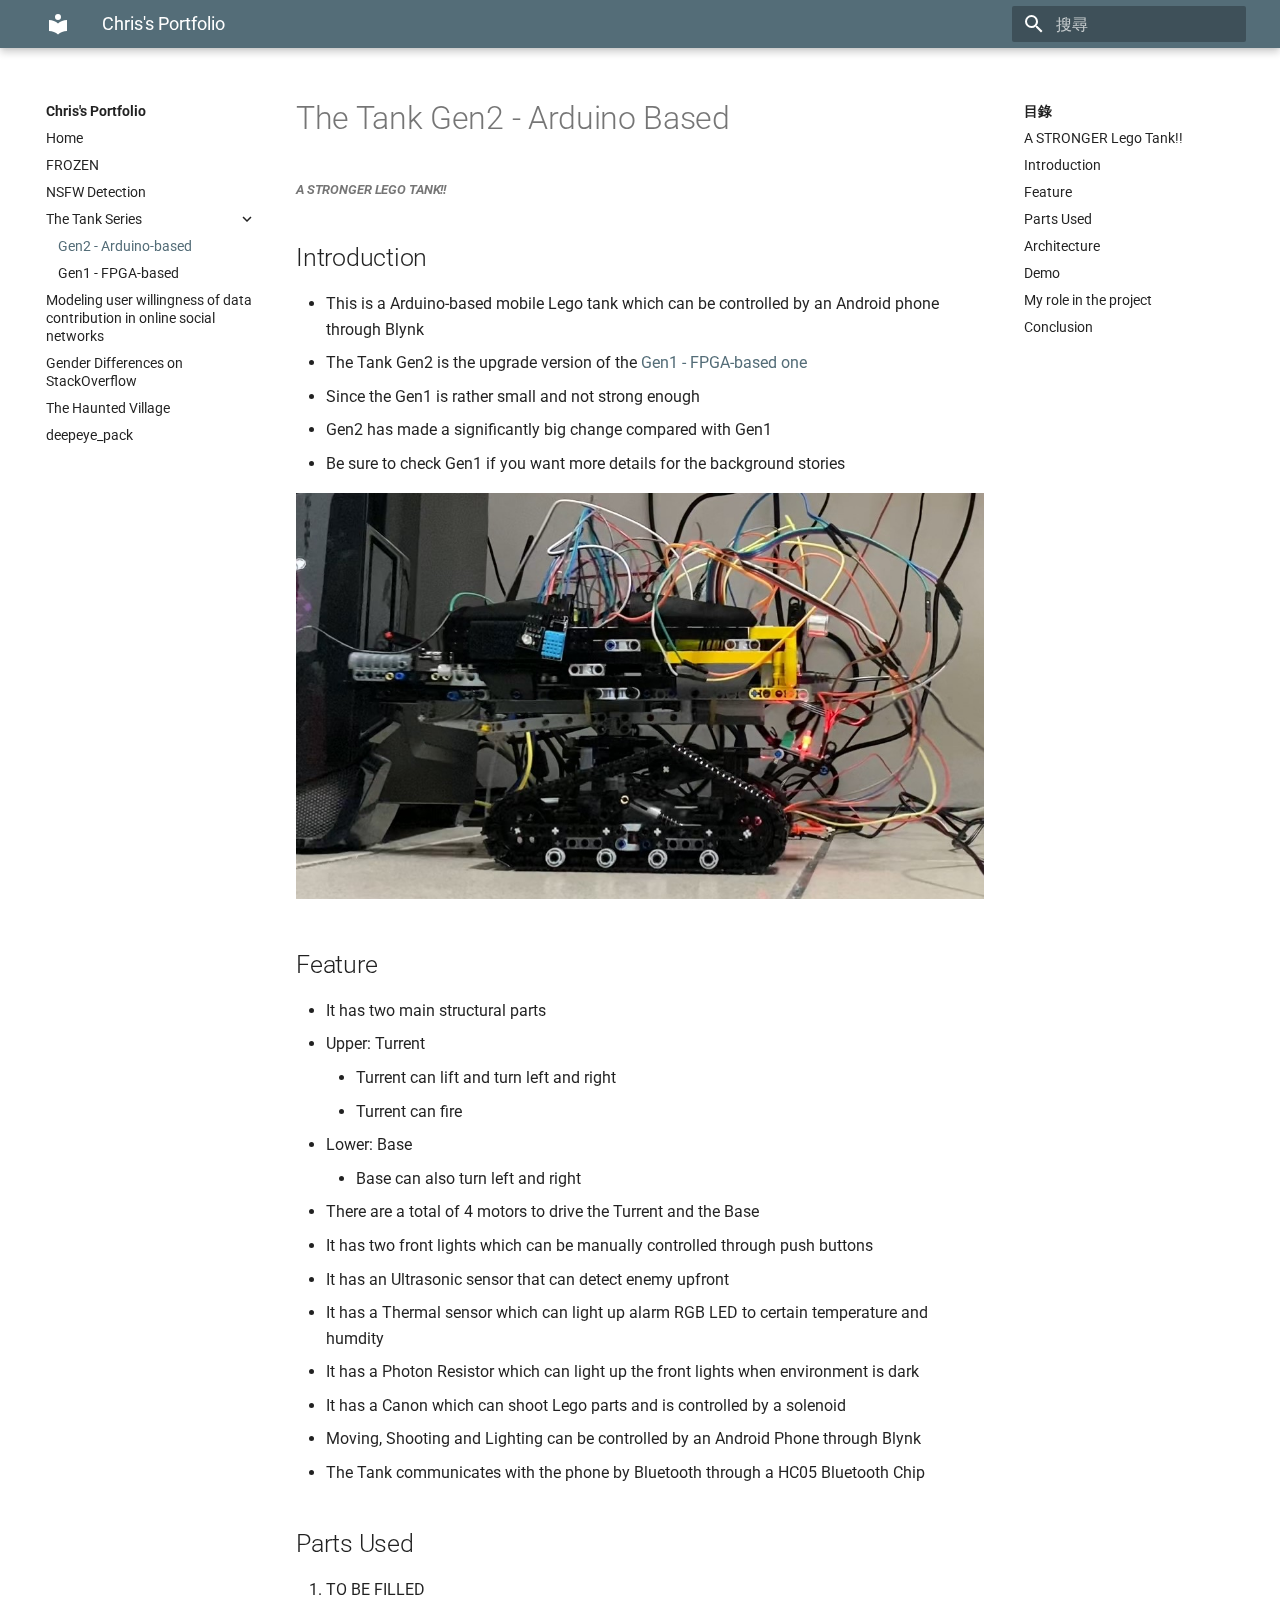
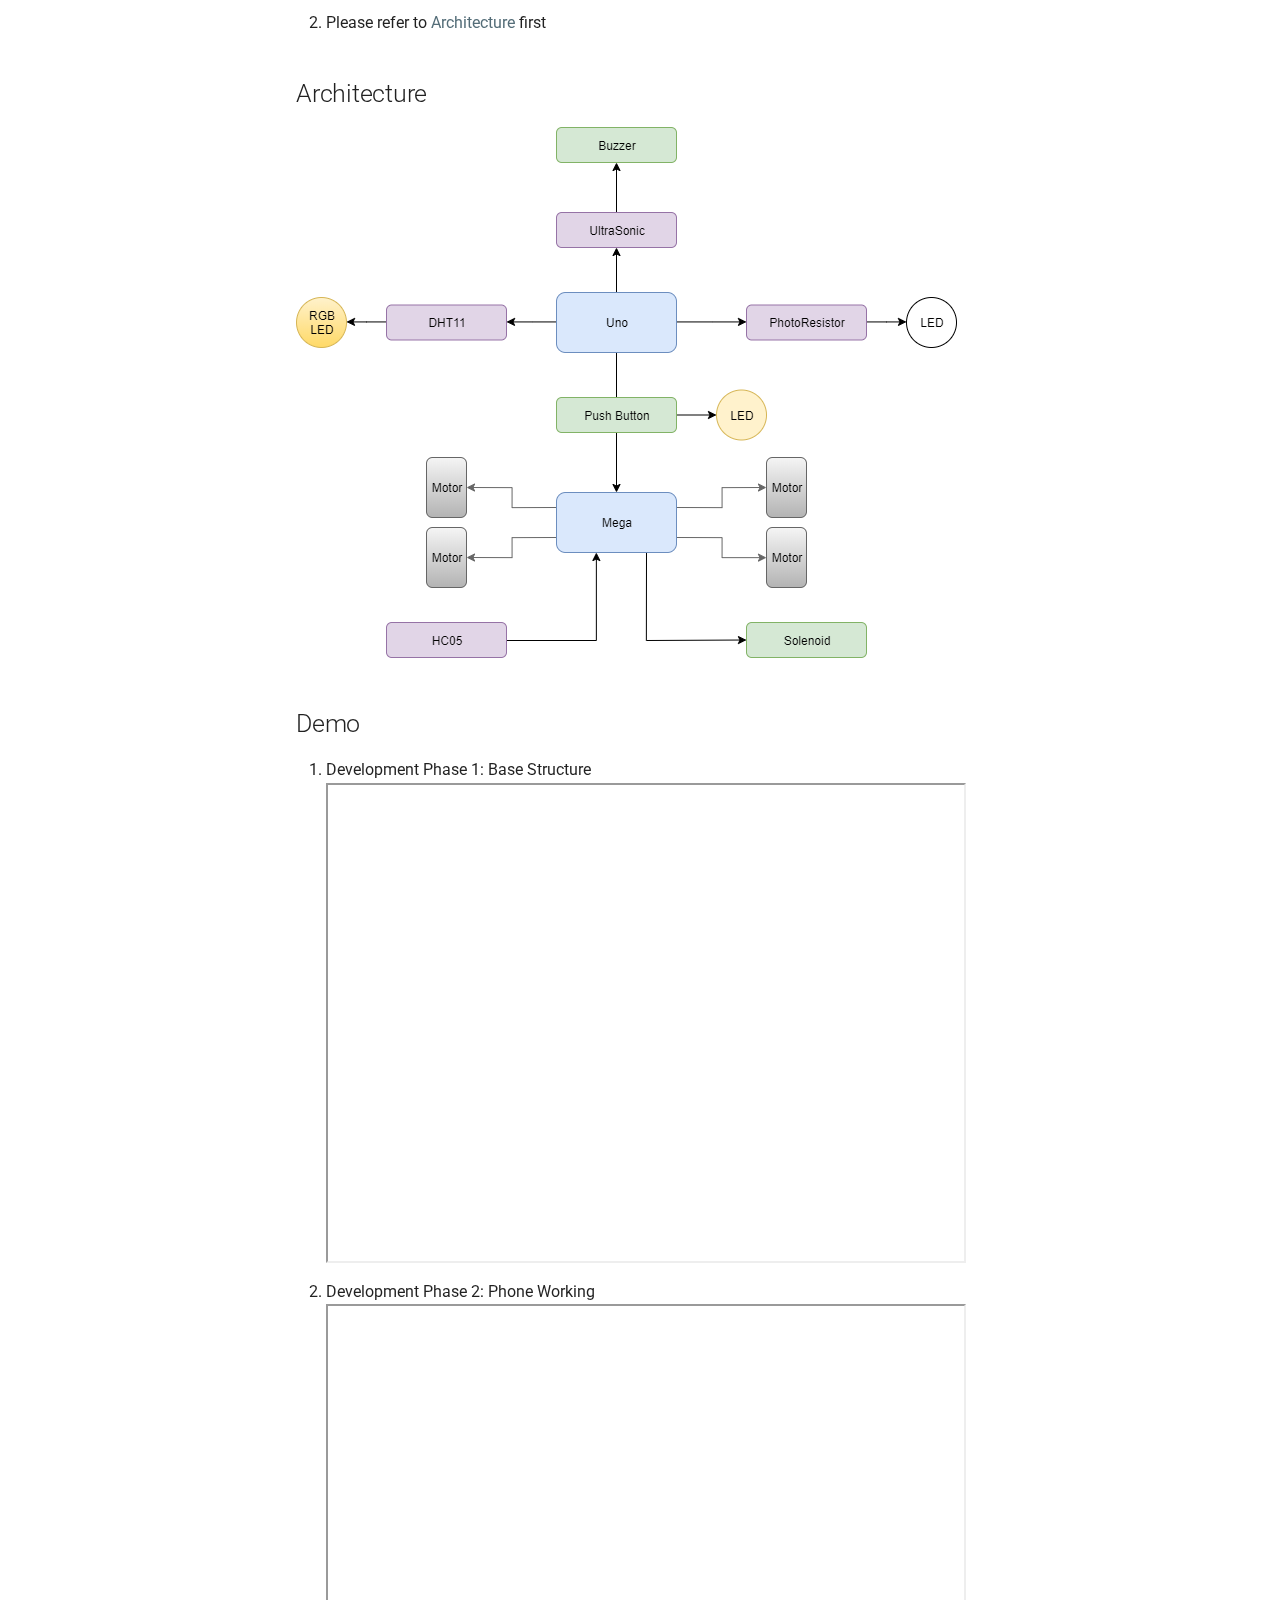
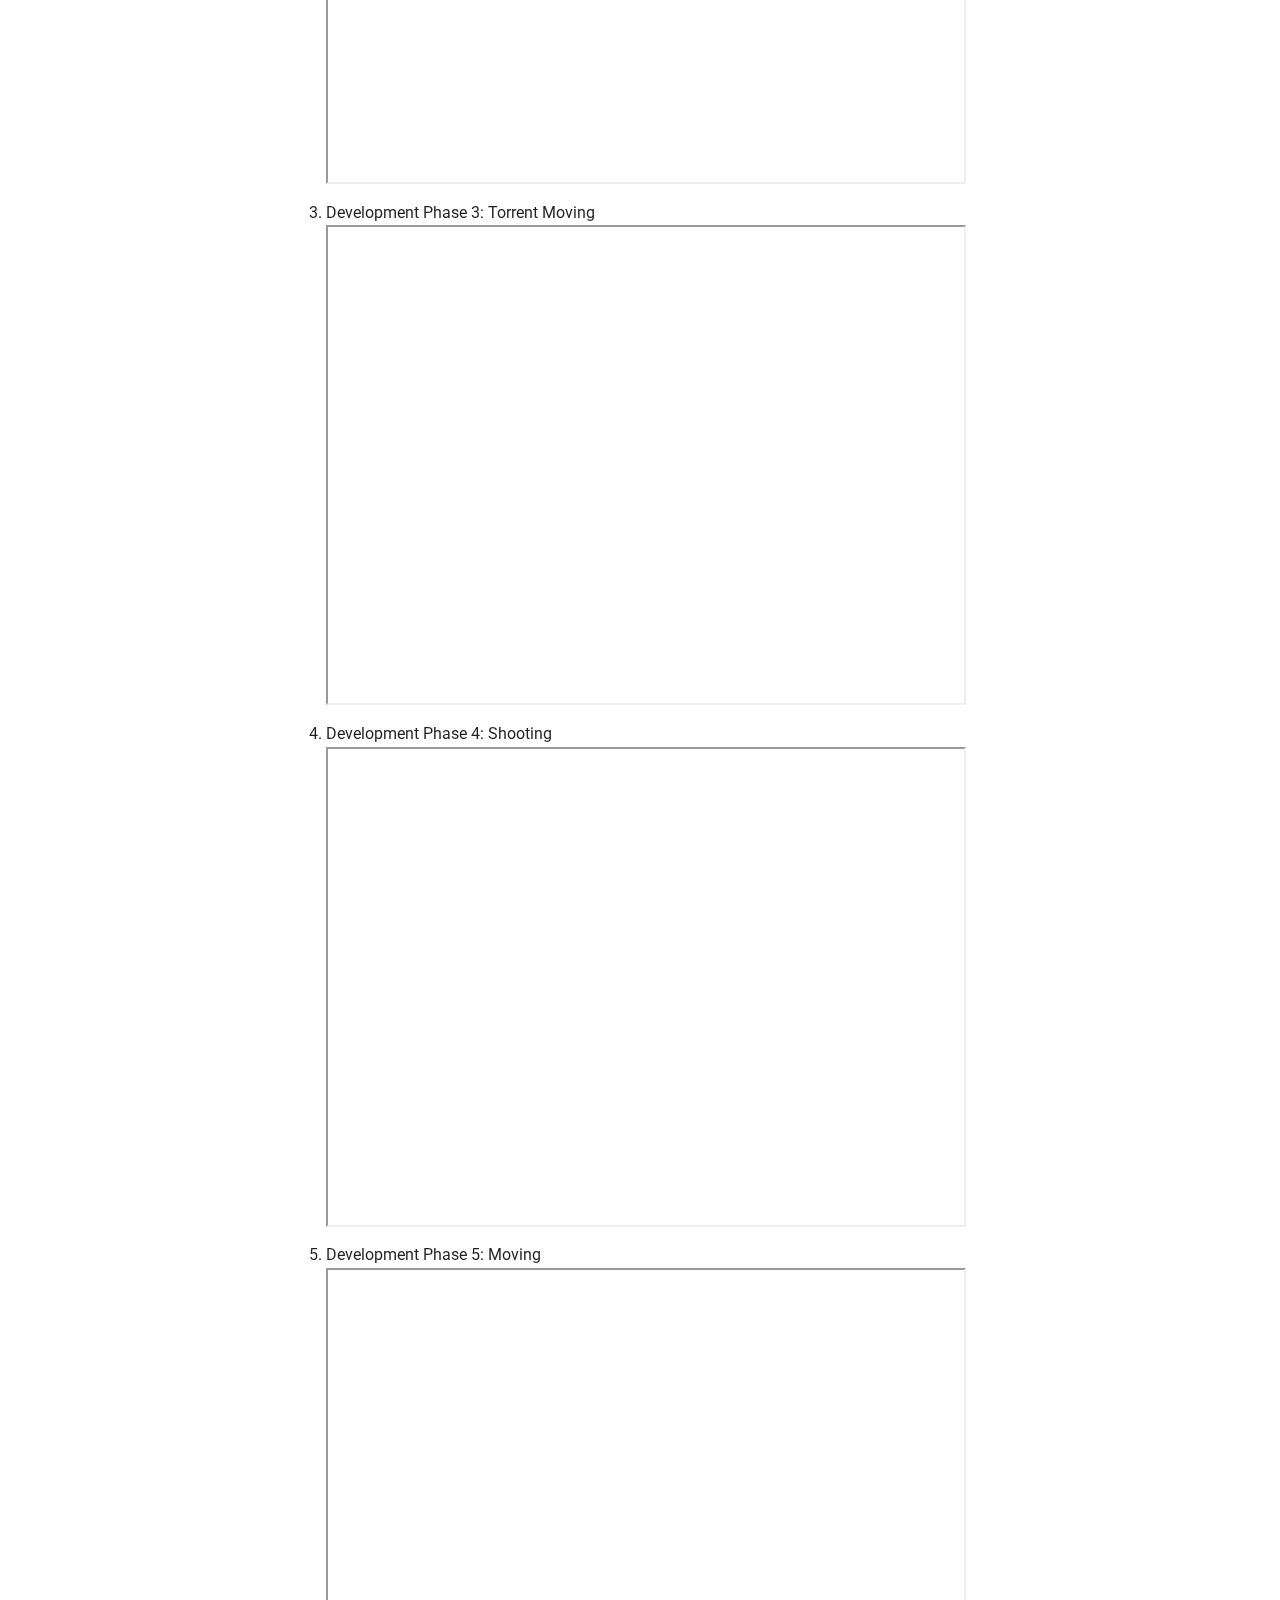
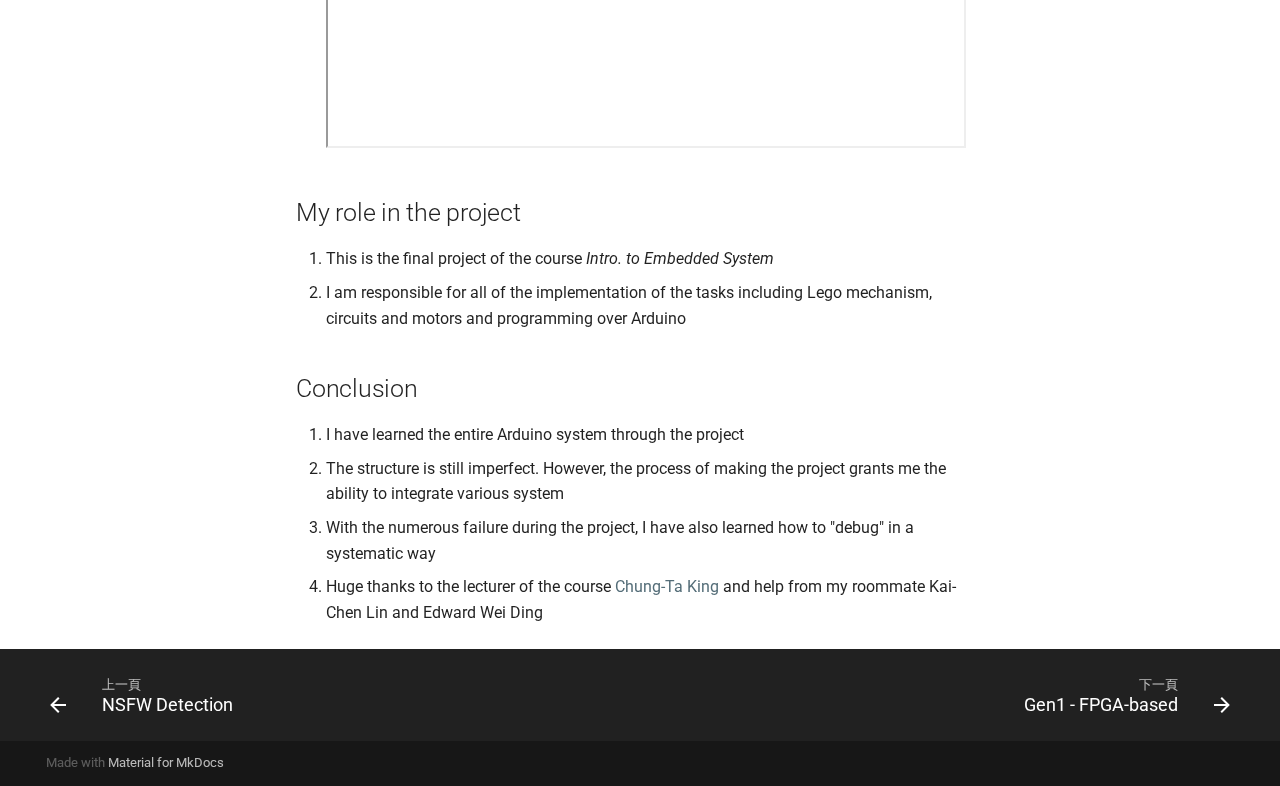
<file: portfolio/site/the_tank/the_tank_arduino/index.html>
<!doctype html>
<html lang="zh-Hant" class="no-js">
  <head>
    
      <meta charset="utf-8">
      <meta name="viewport" content="width=device-width,initial-scale=1">
      
        <meta name="description" content="Portfolio of Yi-Chun(Chris) Chang">
      
      
      
        <meta name="author" content="Chris Chang">
      
      
        <link rel="canonical" href="https://tpchris1.github.io/portfolio/site/index.html/the_tank/the_tank_arduino/">
      
      <link rel="shortcut icon" href="../../assets/images/favicon.png">
      <meta name="generator" content="mkdocs-1.1.2, mkdocs-material-6.2.5">
    
    
      
        <title>Gen2 - Arduino-based - Chris's Portfolio</title>
      
    
    
      <link rel="stylesheet" href="../../assets/stylesheets/main.15aa0b43.min.css">
      
        
        <link rel="stylesheet" href="../../assets/stylesheets/palette.75751829.min.css">
        
          
          
          <meta name="theme-color" content="#546d78">
        
      
    
    
    
      
        
        <link rel="preconnect" href="https://fonts.gstatic.com" crossorigin>
        <link rel="stylesheet" href="https://fonts.googleapis.com/css?family=Roboto:300,400,400i,700%7CRoboto+Mono&display=fallback">
        <style>body,input{font-family:"Roboto",-apple-system,BlinkMacSystemFont,Helvetica,Arial,sans-serif}code,kbd,pre{font-family:"Roboto Mono",SFMono-Regular,Consolas,Menlo,monospace}</style>
      
    
    
    
    
      
    
    
  </head>
  
  
    
    
    
    
    
    <body dir="ltr" data-md-color-scheme="default" data-md-color-primary="blue-grey" data-md-color-accent="teal">
      
  
    
    <input class="md-toggle" data-md-toggle="drawer" type="checkbox" id="__drawer" autocomplete="off">
    <input class="md-toggle" data-md-toggle="search" type="checkbox" id="__search" autocomplete="off">
    <label class="md-overlay" for="__drawer"></label>
    <div data-md-component="skip">
      
        
        <a href="#the-tank-gen2-arduino-based" class="md-skip">
          跳轉到
        </a>
      
    </div>
    <div data-md-component="announce">
      
    </div>
    
      

<header class="md-header" data-md-component="header">
  <nav class="md-header-nav md-grid" aria-label="Header">
    <a href="https://tpchris1.github.io/portfolio/site/index.html" title="Chris&#39;s Portfolio" class="md-header-nav__button md-logo" aria-label="Chris's Portfolio">
      
  
  <svg xmlns="http://www.w3.org/2000/svg" viewBox="0 0 24 24"><path d="M12 8a3 3 0 003-3 3 3 0 00-3-3 3 3 0 00-3 3 3 3 0 003 3m0 3.54C9.64 9.35 6.5 8 3 8v11c3.5 0 6.64 1.35 9 3.54 2.36-2.19 5.5-3.54 9-3.54V8c-3.5 0-6.64 1.35-9 3.54z"/></svg>

    </a>
    <label class="md-header-nav__button md-icon" for="__drawer">
      <svg xmlns="http://www.w3.org/2000/svg" viewBox="0 0 24 24"><path d="M3 6h18v2H3V6m0 5h18v2H3v-2m0 5h18v2H3v-2z"/></svg>
    </label>
    <div class="md-header-nav__title" data-md-component="header-title">
      <div class="md-header-nav__ellipsis">
        <div class="md-header-nav__topic">
          <span class="md-ellipsis">
            Chris's Portfolio
          </span>
        </div>
        <div class="md-header-nav__topic">
          <span class="md-ellipsis">
            
              Gen2 - Arduino-based
            
          </span>
        </div>
      </div>
    </div>
    
      <label class="md-header-nav__button md-icon" for="__search">
        <svg xmlns="http://www.w3.org/2000/svg" viewBox="0 0 24 24"><path d="M9.5 3A6.5 6.5 0 0116 9.5c0 1.61-.59 3.09-1.56 4.23l.27.27h.79l5 5-1.5 1.5-5-5v-.79l-.27-.27A6.516 6.516 0 019.5 16 6.5 6.5 0 013 9.5 6.5 6.5 0 019.5 3m0 2C7 5 5 7 5 9.5S7 14 9.5 14 14 12 14 9.5 12 5 9.5 5z"/></svg>
      </label>
      
<div class="md-search" data-md-component="search" role="dialog">
  <label class="md-search__overlay" for="__search"></label>
  <div class="md-search__inner" role="search">
    <form class="md-search__form" name="search">
      <input type="text" class="md-search__input" name="query" aria-label="搜尋" placeholder="搜尋" autocapitalize="off" autocorrect="off" autocomplete="off" spellcheck="false" data-md-component="search-query" data-md-state="active" required>
      <label class="md-search__icon md-icon" for="__search">
        <svg xmlns="http://www.w3.org/2000/svg" viewBox="0 0 24 24"><path d="M9.5 3A6.5 6.5 0 0116 9.5c0 1.61-.59 3.09-1.56 4.23l.27.27h.79l5 5-1.5 1.5-5-5v-.79l-.27-.27A6.516 6.516 0 019.5 16 6.5 6.5 0 013 9.5 6.5 6.5 0 019.5 3m0 2C7 5 5 7 5 9.5S7 14 9.5 14 14 12 14 9.5 12 5 9.5 5z"/></svg>
        <svg xmlns="http://www.w3.org/2000/svg" viewBox="0 0 24 24"><path d="M20 11v2H8l5.5 5.5-1.42 1.42L4.16 12l7.92-7.92L13.5 5.5 8 11h12z"/></svg>
      </label>
      <button type="reset" class="md-search__icon md-icon" aria-label="Clear" data-md-component="search-reset" tabindex="-1">
        <svg xmlns="http://www.w3.org/2000/svg" viewBox="0 0 24 24"><path d="M19 6.41L17.59 5 12 10.59 6.41 5 5 6.41 10.59 12 5 17.59 6.41 19 12 13.41 17.59 19 19 17.59 13.41 12 19 6.41z"/></svg>
      </button>
    </form>
    <div class="md-search__output">
      <div class="md-search__scrollwrap" data-md-scrollfix>
        <div class="md-search-result" data-md-component="search-result">
          <div class="md-search-result__meta">
            正在初始化搜尋引擎
          </div>
          <ol class="md-search-result__list"></ol>
        </div>
      </div>
    </div>
  </div>
</div>
    
    
  </nav>
</header>
    
    <div class="md-container" data-md-component="container">
      
      
        
      
      <main class="md-main" data-md-component="main">
        <div class="md-main__inner md-grid">
          
            
              
              <div class="md-sidebar md-sidebar--primary" data-md-component="navigation" >
                <div class="md-sidebar__scrollwrap">
                  <div class="md-sidebar__inner">
                    




<nav class="md-nav md-nav--primary" aria-label="Navigation" data-md-level="0">
  <label class="md-nav__title" for="__drawer">
    <a href="https://tpchris1.github.io/portfolio/site/index.html" title="Chris&#39;s Portfolio" class="md-nav__button md-logo" aria-label="Chris's Portfolio">
      
  
  <svg xmlns="http://www.w3.org/2000/svg" viewBox="0 0 24 24"><path d="M12 8a3 3 0 003-3 3 3 0 00-3-3 3 3 0 00-3 3 3 3 0 003 3m0 3.54C9.64 9.35 6.5 8 3 8v11c3.5 0 6.64 1.35 9 3.54 2.36-2.19 5.5-3.54 9-3.54V8c-3.5 0-6.64 1.35-9 3.54z"/></svg>

    </a>
    Chris's Portfolio
  </label>
  
  <ul class="md-nav__list" data-md-scrollfix>
    
      
      
      


  
  
  
    <li class="md-nav__item">
      <a href="../.." class="md-nav__link">
        Home
      </a>
    </li>
  

    
      
      
      


  
  
  
    <li class="md-nav__item">
      <a href="../../frozen/frozen/" class="md-nav__link">
        FROZEN
      </a>
    </li>
  

    
      
      
      


  
  
  
    <li class="md-nav__item">
      <a href="../../nsfw_detection/nsfw_detection/" class="md-nav__link">
        NSFW Detection
      </a>
    </li>
  

    
      
      
      


  
  
    
  
  
    
    <li class="md-nav__item md-nav__item--active md-nav__item--nested">
      
      
        <input class="md-nav__toggle md-toggle" data-md-toggle="nav-4" type="checkbox" id="nav-4" checked>
      
      <label class="md-nav__link" for="nav-4">
        The Tank Series
        <span class="md-nav__icon md-icon"></span>
      </label>
      <nav class="md-nav" aria-label="The Tank Series" data-md-level="1">
        <label class="md-nav__title" for="nav-4">
          <span class="md-nav__icon md-icon"></span>
          The Tank Series
        </label>
        <ul class="md-nav__list" data-md-scrollfix>
          
          
            
  
  
    
  
  
    <li class="md-nav__item md-nav__item--active">
      
      <input class="md-nav__toggle md-toggle" data-md-toggle="toc" type="checkbox" id="__toc">
      
        
      
      
        <label class="md-nav__link md-nav__link--active" for="__toc">
          Gen2 - Arduino-based
          <span class="md-nav__icon md-icon"></span>
        </label>
      
      <a href="./" class="md-nav__link md-nav__link--active">
        Gen2 - Arduino-based
      </a>
      
        
<nav class="md-nav md-nav--secondary" aria-label="目錄">
  
  
    
  
  
    <label class="md-nav__title" for="__toc">
      <span class="md-nav__icon md-icon"></span>
      目錄
    </label>
    <ul class="md-nav__list" data-md-scrollfix>
      
        <li class="md-nav__item">
  <a href="#a-stronger-lego-tank" class="md-nav__link">
    A STRONGER Lego Tank!!
  </a>
  
</li>
      
        <li class="md-nav__item">
  <a href="#introduction" class="md-nav__link">
    Introduction
  </a>
  
</li>
      
        <li class="md-nav__item">
  <a href="#feature" class="md-nav__link">
    Feature
  </a>
  
</li>
      
        <li class="md-nav__item">
  <a href="#parts-used" class="md-nav__link">
    Parts Used
  </a>
  
</li>
      
        <li class="md-nav__item">
  <a href="#architecture" class="md-nav__link">
    Architecture
  </a>
  
</li>
      
        <li class="md-nav__item">
  <a href="#demo" class="md-nav__link">
    Demo
  </a>
  
</li>
      
        <li class="md-nav__item">
  <a href="#my-role-in-the-project" class="md-nav__link">
    My role in the project
  </a>
  
</li>
      
        <li class="md-nav__item">
  <a href="#conclusion" class="md-nav__link">
    Conclusion
  </a>
  
</li>
      
    </ul>
  
</nav>
      
    </li>
  

          
            
  
  
  
    <li class="md-nav__item">
      <a href="../the_tank_fpga/" class="md-nav__link">
        Gen1 - FPGA-based
      </a>
    </li>
  

          
        </ul>
      </nav>
    </li>
  

    
      
      
      


  
  
  
    <li class="md-nav__item">
      <a href="../../modeling_user_willingness/modeling_user_willingness/" class="md-nav__link">
        Modeling user willingness of data contribution in online social networks
      </a>
    </li>
  

    
      
      
      


  
  
  
    <li class="md-nav__item">
      <a href="../../gender_differences_on_stackoverflow/gender_differences_on_stackoverflow/" class="md-nav__link">
        Gender Differences on StackOverflow
      </a>
    </li>
  

    
      
      
      


  
  
  
    <li class="md-nav__item">
      <a href="../../the_haunted_village/the_haunted_village/" class="md-nav__link">
        The Haunted Village
      </a>
    </li>
  

    
      
      
      


  
  
  
    <li class="md-nav__item">
      <a href="../../deepeye_pack/deepeye_pack/" class="md-nav__link">
        deepeye_pack
      </a>
    </li>
  

    
  </ul>
</nav>
                  </div>
                </div>
              </div>
            
            
              
              <div class="md-sidebar md-sidebar--secondary" data-md-component="toc" >
                <div class="md-sidebar__scrollwrap">
                  <div class="md-sidebar__inner">
                    
<nav class="md-nav md-nav--secondary" aria-label="目錄">
  
  
    
  
  
    <label class="md-nav__title" for="__toc">
      <span class="md-nav__icon md-icon"></span>
      目錄
    </label>
    <ul class="md-nav__list" data-md-scrollfix>
      
        <li class="md-nav__item">
  <a href="#a-stronger-lego-tank" class="md-nav__link">
    A STRONGER Lego Tank!!
  </a>
  
</li>
      
        <li class="md-nav__item">
  <a href="#introduction" class="md-nav__link">
    Introduction
  </a>
  
</li>
      
        <li class="md-nav__item">
  <a href="#feature" class="md-nav__link">
    Feature
  </a>
  
</li>
      
        <li class="md-nav__item">
  <a href="#parts-used" class="md-nav__link">
    Parts Used
  </a>
  
</li>
      
        <li class="md-nav__item">
  <a href="#architecture" class="md-nav__link">
    Architecture
  </a>
  
</li>
      
        <li class="md-nav__item">
  <a href="#demo" class="md-nav__link">
    Demo
  </a>
  
</li>
      
        <li class="md-nav__item">
  <a href="#my-role-in-the-project" class="md-nav__link">
    My role in the project
  </a>
  
</li>
      
        <li class="md-nav__item">
  <a href="#conclusion" class="md-nav__link">
    Conclusion
  </a>
  
</li>
      
    </ul>
  
</nav>
                  </div>
                </div>
              </div>
            
          
          <div class="md-content">
            <article class="md-content__inner md-typeset">
              
                
                
                <h1 id="the-tank-gen2-arduino-based">The Tank Gen2 - Arduino Based</h1>
<h5 id="a-stronger-lego-tank"><em>A STRONGER Lego Tank!!</em></h5>
<h2 id="introduction">Introduction</h2>
<ul>
<li>This is a Arduino-based mobile Lego tank which can be controlled by an Android phone through Blynk</li>
<li>The Tank Gen2 is the upgrade version of the <a href="../the_tank_fpga/">Gen1 - FPGA-based one</a></li>
<li>Since the Gen1 is rather small and not strong enough</li>
<li>Gen2 has made a significantly big change compared with Gen1</li>
<li>Be sure to check Gen1 if you want more details for the background stories</li>
</ul>
<p><img alt="" src="../Pics/2021-01-18-20-42-05.png" /></p>
<h2 id="feature">Feature</h2>
<ul>
<li>It has two main structural parts</li>
<li>Upper: Turrent<ul>
<li>Turrent can lift and turn left and right</li>
<li>Turrent can fire </li>
</ul>
</li>
<li>Lower: Base<ul>
<li>Base can also turn left and right</li>
</ul>
</li>
<li>There are a total of 4 motors to drive the Turrent and the Base</li>
<li>It has two front lights which can be manually controlled through push buttons</li>
<li>It has an Ultrasonic sensor that can detect enemy upfront</li>
<li>It has a Thermal sensor which can light up alarm RGB LED to certain temperature and humdity</li>
<li>It has a Photon Resistor which can light up the front lights when environment is dark</li>
<li>It has a Canon which can shoot Lego parts and is controlled by a solenoid</li>
<li>Moving, Shooting and Lighting can be controlled by an Android Phone through Blynk </li>
<li>The Tank communicates with the phone by Bluetooth through a HC05 Bluetooth Chip  </li>
</ul>
<h2 id="parts-used">Parts Used</h2>
<ol>
<li>TO BE FILLED</li>
<li>Please refer to <a href="#architecture">Architecture</a> first</li>
</ol>
<h2 id="architecture">Architecture</h2>
<p><img alt="" src="../Pics/2021-01-18-20-17-20.png" /></p>
<h2 id="demo">Demo</h2>
<ol>
<li>
<p>Development Phase 1: Base Structure
<iframe src="https://drive.google.com/file/d/1u2WDebx-X5dAJksZ1aIMvH_3ynkV6etc/preview" width="640" height="480"></iframe></p>
</li>
<li>
<p>Development Phase 2: Phone Working 
<iframe src="https://drive.google.com/file/d/1Gj4R7ZMf_cZWyUgW2XmgbesmuxcJnVgy/preview" width="640" height="480"></iframe></p>
</li>
<li>
<p>Development Phase 3: Torrent Moving<br />
<iframe src="https://drive.google.com/file/d/11wpNsJSnh6P7JY5JcGrKQESzzL23WBw6/preview" width="640" height="480"></iframe></p>
</li>
<li>
<p>Development Phase 4: Shooting
<iframe src="https://drive.google.com/file/d/1-zFcf84S6gXL3QOTLNZ1Q0CUwwh_mmG6/preview" width="640" height="480"></iframe></p>
</li>
<li>
<p>Development Phase 5: Moving 
<iframe src="https://drive.google.com/file/d/1gB1mzGJt9HmFnv_Klw5IjJR7N64vAoIX/preview" width="640" height="480"></iframe></p>
</li>
</ol>
<h2 id="my-role-in-the-project">My role in the project</h2>
<ol>
<li>This is the final project of the course <em>Intro. to Embedded System</em>  </li>
<li>I am responsible for all of the implementation of the tasks including Lego mechanism, circuits and motors and programming over Arduino</li>
</ol>
<h2 id="conclusion">Conclusion</h2>
<ol>
<li>I have learned the entire Arduino system through the project</li>
<li>The structure is still imperfect. However, the process of making the project grants me the ability to integrate various system</li>
<li>With the numerous failure during the project, I have also learned how to "debug" in a systematic way</li>
<li>Huge thanks to the lecturer of the course <a href="http://www.cs.nthu.edu.tw/~king/">Chung-Ta King</a> and help from my roommate Kai-Chen Lin and Edward Wei Ding </li>
</ol>
                
              
              
                


              
            </article>
          </div>
        </div>
      </main>
      
        
<footer class="md-footer">
  
    <div class="md-footer-nav">
      <nav class="md-footer-nav__inner md-grid" aria-label="Footer">
        
          <a href="../../nsfw_detection/nsfw_detection/" class="md-footer-nav__link md-footer-nav__link--prev" rel="prev">
            <div class="md-footer-nav__button md-icon">
              <svg xmlns="http://www.w3.org/2000/svg" viewBox="0 0 24 24"><path d="M20 11v2H8l5.5 5.5-1.42 1.42L4.16 12l7.92-7.92L13.5 5.5 8 11h12z"/></svg>
            </div>
            <div class="md-footer-nav__title">
              <div class="md-ellipsis">
                <span class="md-footer-nav__direction">
                  上一頁
                </span>
                NSFW Detection
              </div>
            </div>
          </a>
        
        
          <a href="../the_tank_fpga/" class="md-footer-nav__link md-footer-nav__link--next" rel="next">
            <div class="md-footer-nav__title">
              <div class="md-ellipsis">
                <span class="md-footer-nav__direction">
                  下一頁
                </span>
                Gen1 - FPGA-based
              </div>
            </div>
            <div class="md-footer-nav__button md-icon">
              <svg xmlns="http://www.w3.org/2000/svg" viewBox="0 0 24 24"><path d="M4 11v2h12l-5.5 5.5 1.42 1.42L19.84 12l-7.92-7.92L10.5 5.5 16 11H4z"/></svg>
            </div>
          </a>
        
      </nav>
    </div>
  
  <div class="md-footer-meta md-typeset">
    <div class="md-footer-meta__inner md-grid">
      <div class="md-footer-copyright">
        
        Made with
        <a href="https://squidfunk.github.io/mkdocs-material/" target="_blank" rel="noopener">
          Material for MkDocs
        </a>
      </div>
      
    </div>
  </div>
</footer>
      
    </div>
    
      <script src="../../assets/javascripts/vendor.93c04032.min.js"></script>
      <script src="../../assets/javascripts/bundle.83e5331e.min.js"></script><script id="__lang" type="application/json">{"clipboard.copy": "\u8907\u88fd", "clipboard.copied": "\u5df2\u8907\u88fd", "search.config.lang": "ja", "search.config.pipeline": "trimmer, stemmer", "search.config.separator": "[\\s\\-\u3000\u3001\u3002\uff0c\uff0e\uff1f\uff1b]+", "search.placeholder": "\u641c\u5c0b", "search.result.placeholder": "\u6253\u5b57\u9032\u884c\u641c\u5c0b", "search.result.none": "\u6c92\u6709\u7b26\u5408\u7684\u9805\u76ee", "search.result.one": "\u627e\u5230 1 \u500b\u7b26\u5408\u7684\u9805\u76ee", "search.result.other": "\u627e\u5230 # \u500b\u7b26\u5408\u7684\u9805\u76ee", "search.result.more.one": "1 more on this page", "search.result.more.other": "# more on this page", "search.result.term.missing": "Missing"}</script>
      
      <script>
        app = initialize({
          base: "../..",
          features: [],
          search: Object.assign({
            worker: "../../assets/javascripts/worker/search.8c7e0a7e.min.js"
          }, typeof search !== "undefined" && search)
        })
      </script>
      
    
  </body>
</html>
</file>
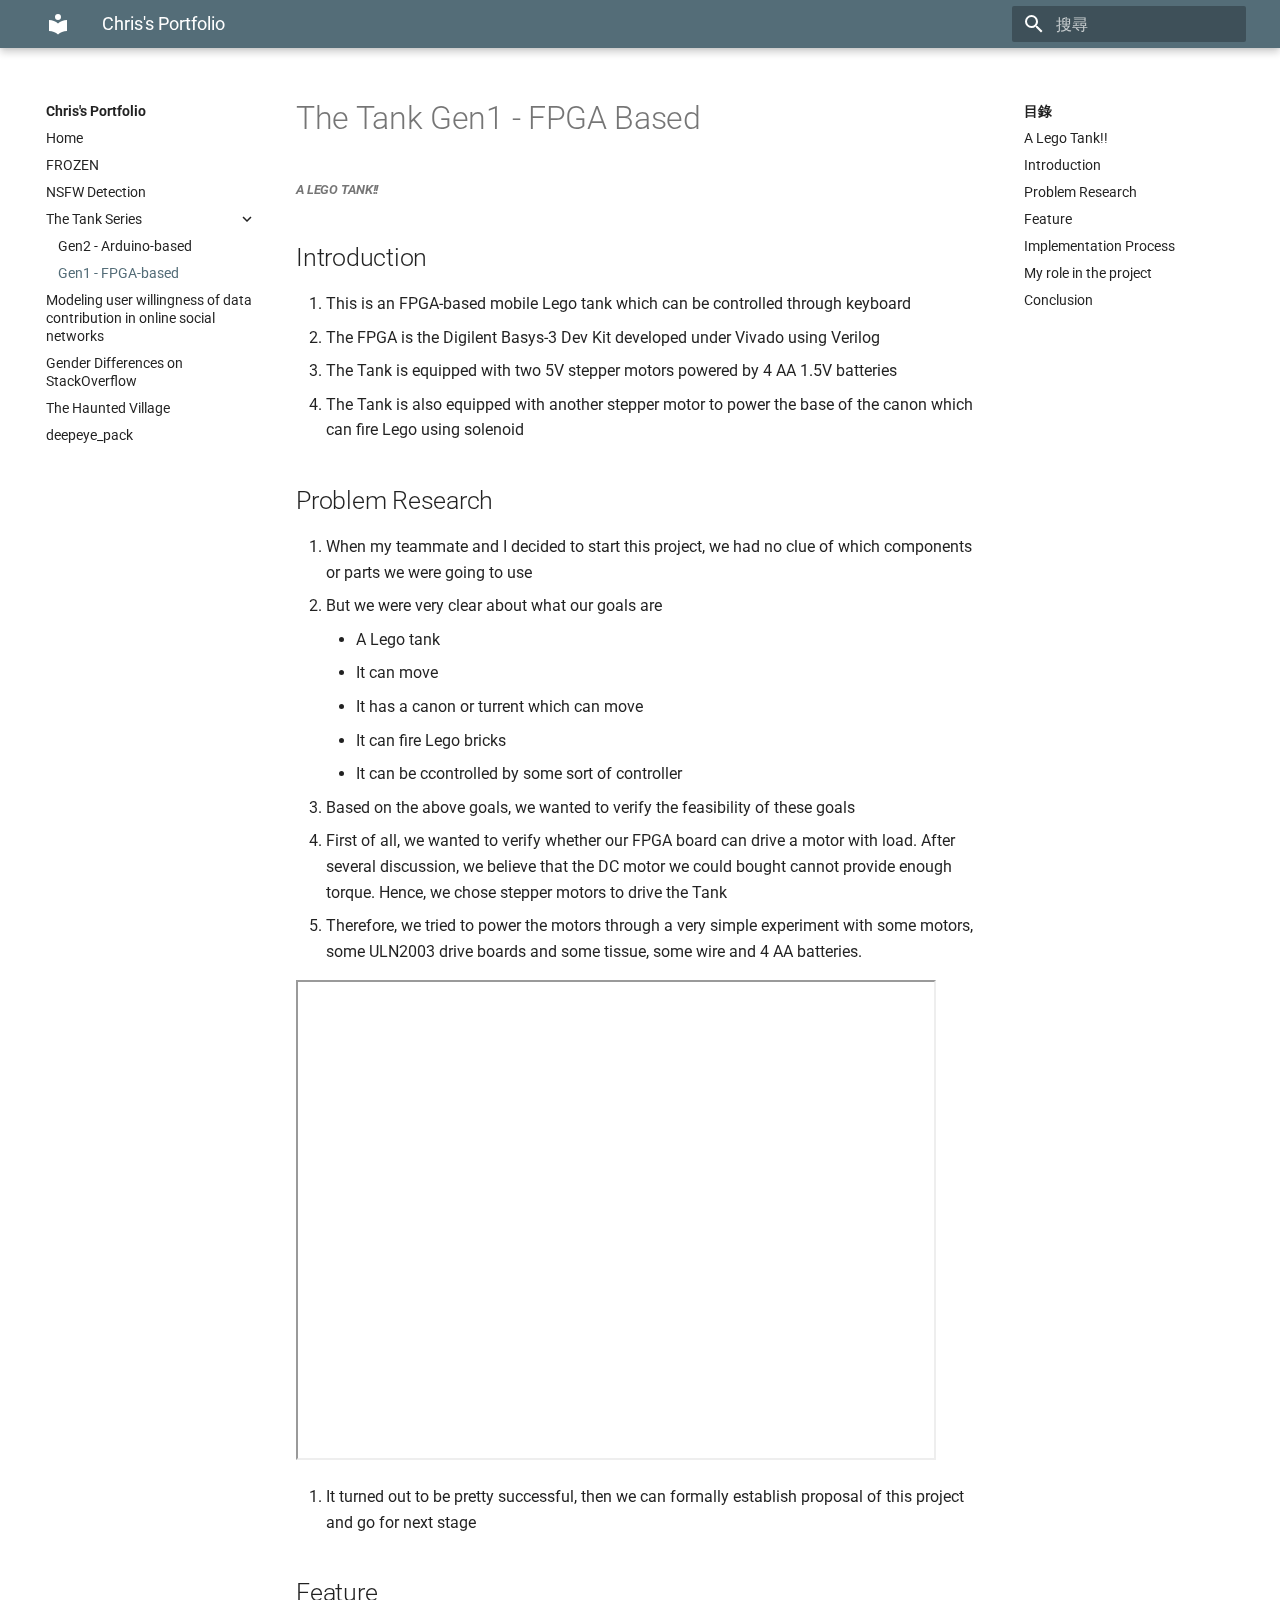
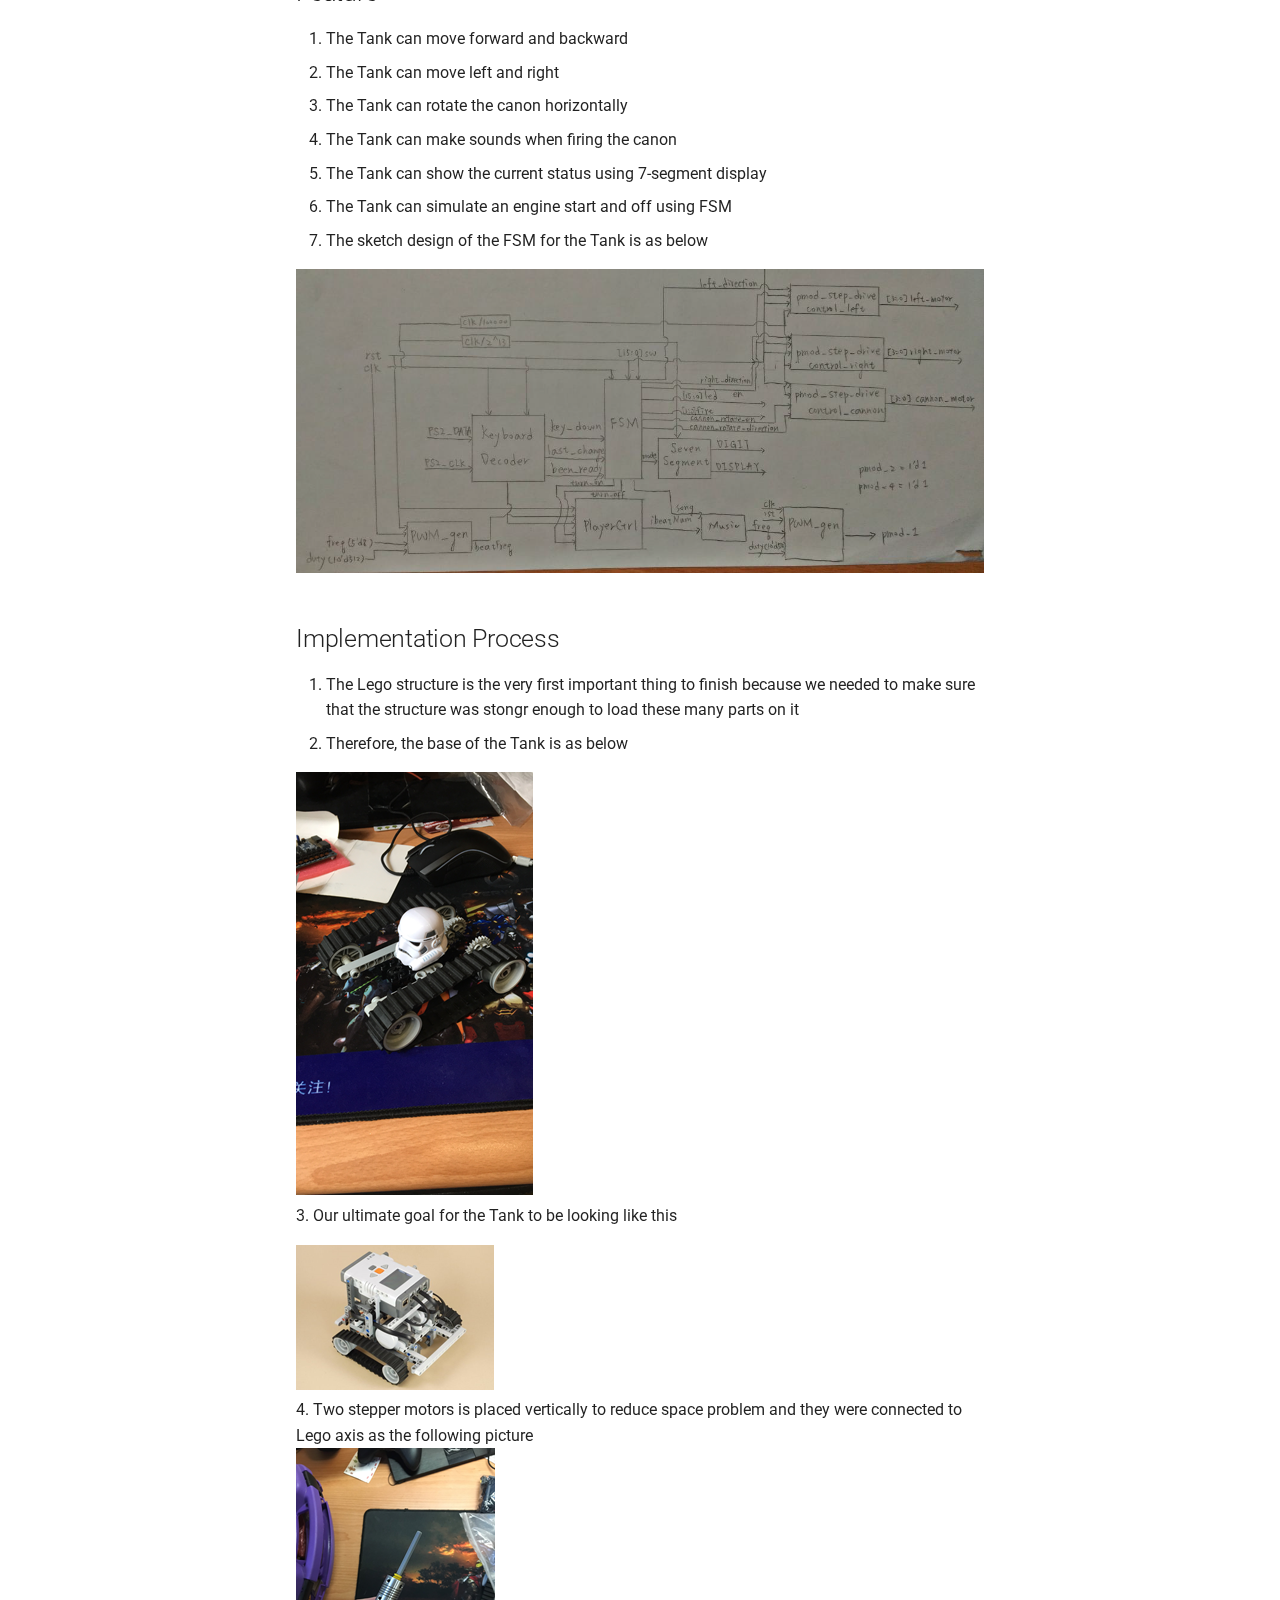
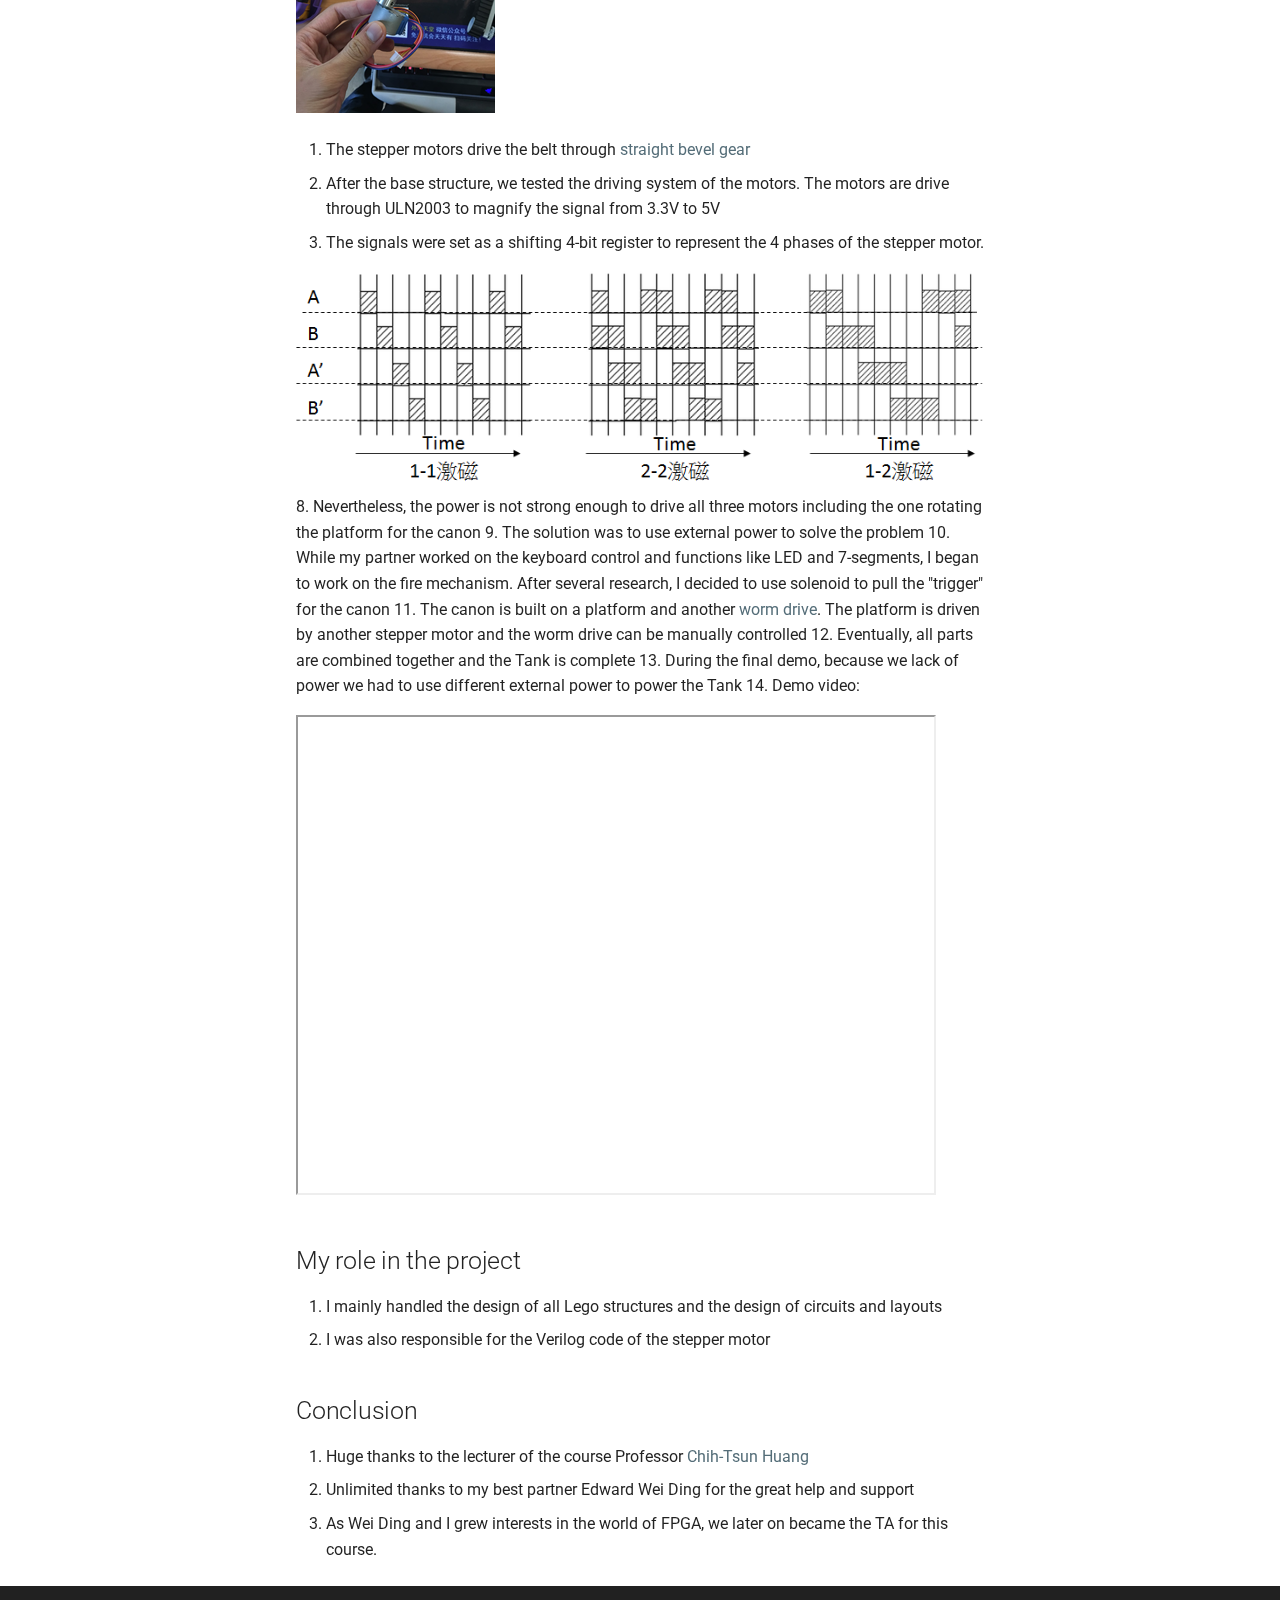
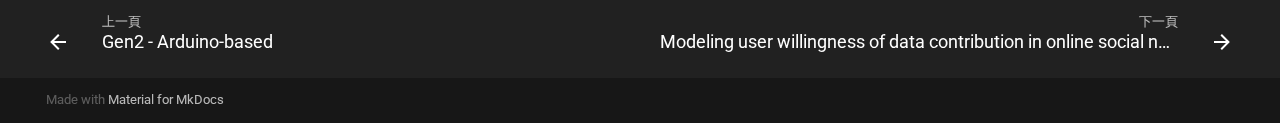
<file: portfolio/site/the_tank/the_tank_fpga/index.html>
<!doctype html>
<html lang="zh-Hant" class="no-js">
  <head>
    
      <meta charset="utf-8">
      <meta name="viewport" content="width=device-width,initial-scale=1">
      
        <meta name="description" content="Portfolio of Yi-Chun(Chris) Chang">
      
      
      
        <meta name="author" content="Chris Chang">
      
      
        <link rel="canonical" href="https://tpchris1.github.io/portfolio/site/index.html/the_tank/the_tank_fpga/">
      
      <link rel="shortcut icon" href="../../assets/images/favicon.png">
      <meta name="generator" content="mkdocs-1.1.2, mkdocs-material-6.2.5">
    
    
      
        <title>Gen1 - FPGA-based - Chris's Portfolio</title>
      
    
    
      <link rel="stylesheet" href="../../assets/stylesheets/main.15aa0b43.min.css">
      
        
        <link rel="stylesheet" href="../../assets/stylesheets/palette.75751829.min.css">
        
          
          
          <meta name="theme-color" content="#546d78">
        
      
    
    
    
      
        
        <link rel="preconnect" href="https://fonts.gstatic.com" crossorigin>
        <link rel="stylesheet" href="https://fonts.googleapis.com/css?family=Roboto:300,400,400i,700%7CRoboto+Mono&display=fallback">
        <style>body,input{font-family:"Roboto",-apple-system,BlinkMacSystemFont,Helvetica,Arial,sans-serif}code,kbd,pre{font-family:"Roboto Mono",SFMono-Regular,Consolas,Menlo,monospace}</style>
      
    
    
    
    
      
    
    
  </head>
  
  
    
    
    
    
    
    <body dir="ltr" data-md-color-scheme="default" data-md-color-primary="blue-grey" data-md-color-accent="teal">
      
  
    
    <input class="md-toggle" data-md-toggle="drawer" type="checkbox" id="__drawer" autocomplete="off">
    <input class="md-toggle" data-md-toggle="search" type="checkbox" id="__search" autocomplete="off">
    <label class="md-overlay" for="__drawer"></label>
    <div data-md-component="skip">
      
        
        <a href="#the-tank-gen1-fpga-based" class="md-skip">
          跳轉到
        </a>
      
    </div>
    <div data-md-component="announce">
      
    </div>
    
      

<header class="md-header" data-md-component="header">
  <nav class="md-header-nav md-grid" aria-label="Header">
    <a href="https://tpchris1.github.io/portfolio/site/index.html" title="Chris&#39;s Portfolio" class="md-header-nav__button md-logo" aria-label="Chris's Portfolio">
      
  
  <svg xmlns="http://www.w3.org/2000/svg" viewBox="0 0 24 24"><path d="M12 8a3 3 0 003-3 3 3 0 00-3-3 3 3 0 00-3 3 3 3 0 003 3m0 3.54C9.64 9.35 6.5 8 3 8v11c3.5 0 6.64 1.35 9 3.54 2.36-2.19 5.5-3.54 9-3.54V8c-3.5 0-6.64 1.35-9 3.54z"/></svg>

    </a>
    <label class="md-header-nav__button md-icon" for="__drawer">
      <svg xmlns="http://www.w3.org/2000/svg" viewBox="0 0 24 24"><path d="M3 6h18v2H3V6m0 5h18v2H3v-2m0 5h18v2H3v-2z"/></svg>
    </label>
    <div class="md-header-nav__title" data-md-component="header-title">
      <div class="md-header-nav__ellipsis">
        <div class="md-header-nav__topic">
          <span class="md-ellipsis">
            Chris's Portfolio
          </span>
        </div>
        <div class="md-header-nav__topic">
          <span class="md-ellipsis">
            
              Gen1 - FPGA-based
            
          </span>
        </div>
      </div>
    </div>
    
      <label class="md-header-nav__button md-icon" for="__search">
        <svg xmlns="http://www.w3.org/2000/svg" viewBox="0 0 24 24"><path d="M9.5 3A6.5 6.5 0 0116 9.5c0 1.61-.59 3.09-1.56 4.23l.27.27h.79l5 5-1.5 1.5-5-5v-.79l-.27-.27A6.516 6.516 0 019.5 16 6.5 6.5 0 013 9.5 6.5 6.5 0 019.5 3m0 2C7 5 5 7 5 9.5S7 14 9.5 14 14 12 14 9.5 12 5 9.5 5z"/></svg>
      </label>
      
<div class="md-search" data-md-component="search" role="dialog">
  <label class="md-search__overlay" for="__search"></label>
  <div class="md-search__inner" role="search">
    <form class="md-search__form" name="search">
      <input type="text" class="md-search__input" name="query" aria-label="搜尋" placeholder="搜尋" autocapitalize="off" autocorrect="off" autocomplete="off" spellcheck="false" data-md-component="search-query" data-md-state="active" required>
      <label class="md-search__icon md-icon" for="__search">
        <svg xmlns="http://www.w3.org/2000/svg" viewBox="0 0 24 24"><path d="M9.5 3A6.5 6.5 0 0116 9.5c0 1.61-.59 3.09-1.56 4.23l.27.27h.79l5 5-1.5 1.5-5-5v-.79l-.27-.27A6.516 6.516 0 019.5 16 6.5 6.5 0 013 9.5 6.5 6.5 0 019.5 3m0 2C7 5 5 7 5 9.5S7 14 9.5 14 14 12 14 9.5 12 5 9.5 5z"/></svg>
        <svg xmlns="http://www.w3.org/2000/svg" viewBox="0 0 24 24"><path d="M20 11v2H8l5.5 5.5-1.42 1.42L4.16 12l7.92-7.92L13.5 5.5 8 11h12z"/></svg>
      </label>
      <button type="reset" class="md-search__icon md-icon" aria-label="Clear" data-md-component="search-reset" tabindex="-1">
        <svg xmlns="http://www.w3.org/2000/svg" viewBox="0 0 24 24"><path d="M19 6.41L17.59 5 12 10.59 6.41 5 5 6.41 10.59 12 5 17.59 6.41 19 12 13.41 17.59 19 19 17.59 13.41 12 19 6.41z"/></svg>
      </button>
    </form>
    <div class="md-search__output">
      <div class="md-search__scrollwrap" data-md-scrollfix>
        <div class="md-search-result" data-md-component="search-result">
          <div class="md-search-result__meta">
            正在初始化搜尋引擎
          </div>
          <ol class="md-search-result__list"></ol>
        </div>
      </div>
    </div>
  </div>
</div>
    
    
  </nav>
</header>
    
    <div class="md-container" data-md-component="container">
      
      
        
      
      <main class="md-main" data-md-component="main">
        <div class="md-main__inner md-grid">
          
            
              
              <div class="md-sidebar md-sidebar--primary" data-md-component="navigation" >
                <div class="md-sidebar__scrollwrap">
                  <div class="md-sidebar__inner">
                    




<nav class="md-nav md-nav--primary" aria-label="Navigation" data-md-level="0">
  <label class="md-nav__title" for="__drawer">
    <a href="https://tpchris1.github.io/portfolio/site/index.html" title="Chris&#39;s Portfolio" class="md-nav__button md-logo" aria-label="Chris's Portfolio">
      
  
  <svg xmlns="http://www.w3.org/2000/svg" viewBox="0 0 24 24"><path d="M12 8a3 3 0 003-3 3 3 0 00-3-3 3 3 0 00-3 3 3 3 0 003 3m0 3.54C9.64 9.35 6.5 8 3 8v11c3.5 0 6.64 1.35 9 3.54 2.36-2.19 5.5-3.54 9-3.54V8c-3.5 0-6.64 1.35-9 3.54z"/></svg>

    </a>
    Chris's Portfolio
  </label>
  
  <ul class="md-nav__list" data-md-scrollfix>
    
      
      
      


  
  
  
    <li class="md-nav__item">
      <a href="../.." class="md-nav__link">
        Home
      </a>
    </li>
  

    
      
      
      


  
  
  
    <li class="md-nav__item">
      <a href="../../frozen/frozen/" class="md-nav__link">
        FROZEN
      </a>
    </li>
  

    
      
      
      


  
  
  
    <li class="md-nav__item">
      <a href="../../nsfw_detection/nsfw_detection/" class="md-nav__link">
        NSFW Detection
      </a>
    </li>
  

    
      
      
      


  
  
    
  
  
    
    <li class="md-nav__item md-nav__item--active md-nav__item--nested">
      
      
        <input class="md-nav__toggle md-toggle" data-md-toggle="nav-4" type="checkbox" id="nav-4" checked>
      
      <label class="md-nav__link" for="nav-4">
        The Tank Series
        <span class="md-nav__icon md-icon"></span>
      </label>
      <nav class="md-nav" aria-label="The Tank Series" data-md-level="1">
        <label class="md-nav__title" for="nav-4">
          <span class="md-nav__icon md-icon"></span>
          The Tank Series
        </label>
        <ul class="md-nav__list" data-md-scrollfix>
          
          
            
  
  
  
    <li class="md-nav__item">
      <a href="../the_tank_arduino/" class="md-nav__link">
        Gen2 - Arduino-based
      </a>
    </li>
  

          
            
  
  
    
  
  
    <li class="md-nav__item md-nav__item--active">
      
      <input class="md-nav__toggle md-toggle" data-md-toggle="toc" type="checkbox" id="__toc">
      
        
      
      
        <label class="md-nav__link md-nav__link--active" for="__toc">
          Gen1 - FPGA-based
          <span class="md-nav__icon md-icon"></span>
        </label>
      
      <a href="./" class="md-nav__link md-nav__link--active">
        Gen1 - FPGA-based
      </a>
      
        
<nav class="md-nav md-nav--secondary" aria-label="目錄">
  
  
    
  
  
    <label class="md-nav__title" for="__toc">
      <span class="md-nav__icon md-icon"></span>
      目錄
    </label>
    <ul class="md-nav__list" data-md-scrollfix>
      
        <li class="md-nav__item">
  <a href="#a-lego-tank" class="md-nav__link">
    A Lego Tank!!
  </a>
  
</li>
      
        <li class="md-nav__item">
  <a href="#introduction" class="md-nav__link">
    Introduction
  </a>
  
</li>
      
        <li class="md-nav__item">
  <a href="#problem-research" class="md-nav__link">
    Problem Research
  </a>
  
</li>
      
        <li class="md-nav__item">
  <a href="#feature" class="md-nav__link">
    Feature
  </a>
  
</li>
      
        <li class="md-nav__item">
  <a href="#implementation-process" class="md-nav__link">
    Implementation Process
  </a>
  
</li>
      
        <li class="md-nav__item">
  <a href="#my-role-in-the-project" class="md-nav__link">
    My role in the project
  </a>
  
</li>
      
        <li class="md-nav__item">
  <a href="#conclusion" class="md-nav__link">
    Conclusion
  </a>
  
</li>
      
    </ul>
  
</nav>
      
    </li>
  

          
        </ul>
      </nav>
    </li>
  

    
      
      
      


  
  
  
    <li class="md-nav__item">
      <a href="../../modeling_user_willingness/modeling_user_willingness/" class="md-nav__link">
        Modeling user willingness of data contribution in online social networks
      </a>
    </li>
  

    
      
      
      


  
  
  
    <li class="md-nav__item">
      <a href="../../gender_differences_on_stackoverflow/gender_differences_on_stackoverflow/" class="md-nav__link">
        Gender Differences on StackOverflow
      </a>
    </li>
  

    
      
      
      


  
  
  
    <li class="md-nav__item">
      <a href="../../the_haunted_village/the_haunted_village/" class="md-nav__link">
        The Haunted Village
      </a>
    </li>
  

    
      
      
      


  
  
  
    <li class="md-nav__item">
      <a href="../../deepeye_pack/deepeye_pack/" class="md-nav__link">
        deepeye_pack
      </a>
    </li>
  

    
  </ul>
</nav>
                  </div>
                </div>
              </div>
            
            
              
              <div class="md-sidebar md-sidebar--secondary" data-md-component="toc" >
                <div class="md-sidebar__scrollwrap">
                  <div class="md-sidebar__inner">
                    
<nav class="md-nav md-nav--secondary" aria-label="目錄">
  
  
    
  
  
    <label class="md-nav__title" for="__toc">
      <span class="md-nav__icon md-icon"></span>
      目錄
    </label>
    <ul class="md-nav__list" data-md-scrollfix>
      
        <li class="md-nav__item">
  <a href="#a-lego-tank" class="md-nav__link">
    A Lego Tank!!
  </a>
  
</li>
      
        <li class="md-nav__item">
  <a href="#introduction" class="md-nav__link">
    Introduction
  </a>
  
</li>
      
        <li class="md-nav__item">
  <a href="#problem-research" class="md-nav__link">
    Problem Research
  </a>
  
</li>
      
        <li class="md-nav__item">
  <a href="#feature" class="md-nav__link">
    Feature
  </a>
  
</li>
      
        <li class="md-nav__item">
  <a href="#implementation-process" class="md-nav__link">
    Implementation Process
  </a>
  
</li>
      
        <li class="md-nav__item">
  <a href="#my-role-in-the-project" class="md-nav__link">
    My role in the project
  </a>
  
</li>
      
        <li class="md-nav__item">
  <a href="#conclusion" class="md-nav__link">
    Conclusion
  </a>
  
</li>
      
    </ul>
  
</nav>
                  </div>
                </div>
              </div>
            
          
          <div class="md-content">
            <article class="md-content__inner md-typeset">
              
                
                
                <h1 id="the-tank-gen1-fpga-based">The Tank Gen1 - FPGA Based</h1>
<h5 id="a-lego-tank"><em>A Lego Tank!!</em></h5>
<h2 id="introduction">Introduction</h2>
<ol>
<li>This is an FPGA-based mobile Lego tank which can be controlled through keyboard</li>
<li>The FPGA is the Digilent Basys-3 Dev Kit developed under Vivado using Verilog</li>
<li>The Tank is equipped with two 5V stepper motors powered by 4 AA 1.5V batteries</li>
<li>The Tank is also equipped with another stepper motor to power the base of the canon which can fire Lego using solenoid</li>
</ol>
<h2 id="problem-research">Problem Research</h2>
<ol>
<li>When my teammate and I decided to start this project, we had no clue of which components or parts we were going to use</li>
<li>But we were very clear about what our goals are<ul>
<li>A Lego tank</li>
<li>It can move</li>
<li>It has a canon or turrent which can move</li>
<li>It can fire Lego bricks </li>
<li>It can be ccontrolled by some sort of controller</li>
</ul>
</li>
<li>Based on the above goals, we wanted to verify the feasibility of these goals</li>
<li>First of all, we wanted to verify whether our FPGA board can drive a motor with load. After several discussion, we believe that the DC motor we could bought cannot provide enough torque. Hence, we chose stepper motors to drive the Tank</li>
<li>Therefore, we tried to power the motors through a very simple experiment with some motors, some ULN2003 drive boards and some tissue, some wire and 4 AA batteries.</li>
</ol>
<iframe src="https://drive.google.com/file/d/1OyoVMeKK6JjSND5akg_K3LWaHw_x1ve4/preview" width="640" height="480"></iframe>

<ol>
<li>It turned out to be pretty successful, then we can formally establish proposal of this project and go for next stage </li>
</ol>
<h2 id="feature">Feature</h2>
<ol>
<li>The Tank can move forward and backward</li>
<li>The Tank can move left and right</li>
<li>The Tank can rotate the canon horizontally</li>
<li>The Tank can make sounds when firing the canon</li>
<li>The Tank can show the current status using 7-segment display</li>
<li>The Tank can simulate an engine start and off using FSM</li>
<li>The sketch design of the FSM for the Tank is as below</li>
</ol>
<p><img alt="" src="../Pics/2021-01-23-03-44-36.png" /></p>
<h2 id="implementation-process">Implementation Process</h2>
<ol>
<li>The Lego structure is the very first important thing to finish because we needed to make sure that the structure was stongr enough to load these many parts on it </li>
<li>Therefore, the base of the Tank is as below</li>
</ol>
<p><img alt="" src="../Pics/2021-01-23-03-24-58.png" /><br>
3. Our ultimate goal for the Tank to be looking like this </p>
<p><img alt="" src="../Pics/2021-01-23-03-25-51.png" /><br>
4. Two stepper motors is placed vertically to reduce space problem and they were connected to Lego axis as the following picture<br>
<img alt="" src="../Pics/2021-01-23-03-42-40.png" /><br></p>
<ol>
<li>The stepper motors drive the belt through <a href="https://en.wikipedia.org/wiki/Bevel_gear">straight bevel gear</a></li>
<li>After the base structure, we tested the driving system of the motors. The motors are drive through ULN2003 to magnify the signal from 3.3V to 5V</li>
<li>The signals were set as a shifting 4-bit register to represent the 4 phases of the stepper motor. </li>
</ol>
<p><img alt="" src="../Pics/2021-01-23-03-48-45.png" /><br>
8. Nevertheless, the power is not strong enough to drive all three motors including the one rotating the platform for the canon
9. The solution was to use external power to solve the problem
10. While my partner worked on the keyboard control and functions like LED and 7-segments, I began to work on the fire mechanism. After several research, I decided to use solenoid to pull the "trigger" for the canon
11. The canon is built on a platform and another <a href="https://en.wikipedia.org/wiki/Worm_drive">worm drive</a>. The platform is driven by another stepper motor and the worm drive can be manually controlled 
12. Eventually, all parts are combined together and the Tank is complete
13. During the final demo, because we lack of power we had to use different external power to power the Tank
14. Demo video:</p>
<iframe src="https://drive.google.com/file/d/1gscPZbdwFJ_PkWy-oAtVZ0yiK43rrHJb/preview" width="640" height="480"></iframe>

<h2 id="my-role-in-the-project">My role in the project</h2>
<ol>
<li>I mainly handled the design of all Lego structures and the design of circuits and layouts</li>
<li>I was also responsible for the Verilog code of the stepper motor</li>
</ol>
<h2 id="conclusion">Conclusion</h2>
<ol>
<li>Huge thanks to the lecturer of the course Professor <a href="http://nthucad.cs.nthu.edu.tw/~cthuang/">Chih-Tsun Huang</a></li>
<li>Unlimited thanks to my best partner Edward Wei Ding for the great help and support</li>
<li>As Wei Ding and I grew interests in the world of FPGA, we later on became the TA for this course. </li>
</ol>
                
              
              
                


              
            </article>
          </div>
        </div>
      </main>
      
        
<footer class="md-footer">
  
    <div class="md-footer-nav">
      <nav class="md-footer-nav__inner md-grid" aria-label="Footer">
        
          <a href="../the_tank_arduino/" class="md-footer-nav__link md-footer-nav__link--prev" rel="prev">
            <div class="md-footer-nav__button md-icon">
              <svg xmlns="http://www.w3.org/2000/svg" viewBox="0 0 24 24"><path d="M20 11v2H8l5.5 5.5-1.42 1.42L4.16 12l7.92-7.92L13.5 5.5 8 11h12z"/></svg>
            </div>
            <div class="md-footer-nav__title">
              <div class="md-ellipsis">
                <span class="md-footer-nav__direction">
                  上一頁
                </span>
                Gen2 - Arduino-based
              </div>
            </div>
          </a>
        
        
          <a href="../../modeling_user_willingness/modeling_user_willingness/" class="md-footer-nav__link md-footer-nav__link--next" rel="next">
            <div class="md-footer-nav__title">
              <div class="md-ellipsis">
                <span class="md-footer-nav__direction">
                  下一頁
                </span>
                Modeling user willingness of data contribution in online social networks
              </div>
            </div>
            <div class="md-footer-nav__button md-icon">
              <svg xmlns="http://www.w3.org/2000/svg" viewBox="0 0 24 24"><path d="M4 11v2h12l-5.5 5.5 1.42 1.42L19.84 12l-7.92-7.92L10.5 5.5 16 11H4z"/></svg>
            </div>
          </a>
        
      </nav>
    </div>
  
  <div class="md-footer-meta md-typeset">
    <div class="md-footer-meta__inner md-grid">
      <div class="md-footer-copyright">
        
        Made with
        <a href="https://squidfunk.github.io/mkdocs-material/" target="_blank" rel="noopener">
          Material for MkDocs
        </a>
      </div>
      
    </div>
  </div>
</footer>
      
    </div>
    
      <script src="../../assets/javascripts/vendor.93c04032.min.js"></script>
      <script src="../../assets/javascripts/bundle.83e5331e.min.js"></script><script id="__lang" type="application/json">{"clipboard.copy": "\u8907\u88fd", "clipboard.copied": "\u5df2\u8907\u88fd", "search.config.lang": "ja", "search.config.pipeline": "trimmer, stemmer", "search.config.separator": "[\\s\\-\u3000\u3001\u3002\uff0c\uff0e\uff1f\uff1b]+", "search.placeholder": "\u641c\u5c0b", "search.result.placeholder": "\u6253\u5b57\u9032\u884c\u641c\u5c0b", "search.result.none": "\u6c92\u6709\u7b26\u5408\u7684\u9805\u76ee", "search.result.one": "\u627e\u5230 1 \u500b\u7b26\u5408\u7684\u9805\u76ee", "search.result.other": "\u627e\u5230 # \u500b\u7b26\u5408\u7684\u9805\u76ee", "search.result.more.one": "1 more on this page", "search.result.more.other": "# more on this page", "search.result.term.missing": "Missing"}</script>
      
      <script>
        app = initialize({
          base: "../..",
          features: [],
          search: Object.assign({
            worker: "../../assets/javascripts/worker/search.8c7e0a7e.min.js"
          }, typeof search !== "undefined" && search)
        })
      </script>
      
    
  </body>
</html>
</file>
<file: photomod/assets/css/noscript.css>
/*
	Lens by HTML5 UP
	html5up.net | @ajlkn
	Free for personal and commercial use under the CCA 3.0 license (html5up.net/license)
*/

/* Main */

	#main {
		opacity: 1 !important;
		right: 0 !important;
	}

	body:before {
		content: 'Javascript is disabled :(';
		display: block;
		position: absolute;
		top: 50%;
		width: calc(100% - 22.5em * 0.333333333);
		height: 4em;
		margin-top: -2em;
		color: #282828;
		cursor: default;
		font-size: 3em;
		line-height: 4em;
		text-align: center;
		white-space: nowrap;
		left: 0;
	}
</file>
<file: assets/css/main.css>
@import url("fontawesome-all.min.css");
@import url("https://fonts.googleapis.com/css?family=Source+Sans+Pro:300,300italic,400,600");

/*
	Prologue by HTML5 UP
	html5up.net | @ajlkn
	Free for personal and commercial use under the CCA 3.0 license (html5up.net/license)
*/

html, body, div, span, applet, object,
iframe, h1, h2, h3, h4, h5, h6, p, blockquote,
pre, a, abbr, acronym, address, big, cite,
code, del, dfn, em, img, ins, kbd, q, s, samp,
small, strike, strong, sub, sup, tt, var, b,
u, i, center, dl, dt, dd, ol, ul, li, fieldset,
form, label, legend, table, caption, tbody,
tfoot, thead, tr, th, td, article, aside,
canvas, details, embed, figure, figcaption,
footer, header, hgroup, menu, nav, output, ruby,
section, summary, time, mark, audio, video {
	margin: 0;
	padding: 0;
	border: 0;
	font-size: 100%;
	font: inherit;
	vertical-align: baseline;}

article, aside, details, figcaption, figure,
footer, header, hgroup, menu, nav, section {
	display: block;}

body {
	line-height: 1;
}

ol, ul {
	list-style: none;
}

blockquote, q {
	quotes: none;
}

	blockquote:before, blockquote:after, q:before, q:after {
		content: '';
		content: none;
	}

table {
	border-collapse: collapse;
	border-spacing: 0;
}

body {
	-webkit-text-size-adjust: none;
}

mark {
	background-color: transparent;
	color: inherit;
}

input::-moz-focus-inner {
	border: 0;
	padding: 0;
}

input, select, textarea {
	-moz-appearance: none;
	-webkit-appearance: none;
	-ms-appearance: none;
	appearance: none;
}

/* Basic */

	html {
		box-sizing: border-box;
	}

	*, *:before, *:after {
		box-sizing: inherit;
	}

	body {
		background: #fff;
		font-family: 'Source Sans Pro', sans-serif;
		font-size: 19pt;
		font-weight: 300;
		line-height: 1.75em;
		color: #888;
	}

		body.is-preload *, body.is-preload *:before, body.is-preload *:after {
			-moz-animation: none !important;
			-webkit-animation: none !important;
			-ms-animation: none !important;
			animation: none !important;
			-moz-transition: none !important;
			-webkit-transition: none !important;
			-ms-transition: none !important;
			transition: none !important;
		}

	input, textarea, select {
		font-family: 'Source Sans Pro', sans-serif;
		font-size: 19pt;
		font-weight: 300;
		line-height: 1.75em;
		color: #888;
	}

	h1, h2, h3, h4, h5, h6 {
		font-weight: 300;
		color: #666;
		line-height: 1.5em;
	}

	h1 a, h2 a, h3 a, h4 a, h5 a, h6 a {
		color: inherit;
		text-decoration: none;
	}

		h1 a strong, h2 a strong, h3 a strong, h4 a strong, h5 a strong, h6 a strong {
			color: #333;
		}

	h2 {
		font-size: 2em;
		letter-spacing: -1px;
	}

		h2.alt {
			color: #888;
		}

			h2.alt strong {
				color: #666;
			}

	h3 {
		font-size: 1.5em;
	}

	header {
		margin: 0 0 2em 0;
	}

		header > p {
			margin: 1em 0 0 0;
		}

	footer {
		margin: 2em 0 0 0;
	}

	strong, b {
		font-weight: 300;
		color: #666;
	}

	em, i {
		font-style: italic;
	}

	a {
		text-decoration: none;
		color: inherit;
		border-bottom: dotted 1px rgba(128, 128, 128, 0.5);
		-moz-transition: color 0.35s ease-in-out, border-bottom-color 0.35s ease-in-out;
		-webkit-transition: color 0.35s ease-in-out, border-bottom-color 0.35s ease-in-out;
		-ms-transition: color 0.35s ease-in-out, border-bottom-color 0.35s ease-in-out;
		transition: color 0.35s ease-in-out, border-bottom-color 0.35s ease-in-out;
		outline: 0;
	}

		a:hover {
			color: #E27689;
			border-bottom-color: rgba(255, 255, 255, 0);
		}

	sub {
		position: relative;
		top: 0.5em;
		font-size: 0.8em;
	}

	sup {
		position: relative;
		top: -0.5em;
		font-size: 0.8em;
	}

	hr {
		border: 0;
		border-top: solid 1px #ddd;
	}

	blockquote {
		border-left: solid 0.5em #ddd;
		padding: 1em 0 1em 2em;
		font-style: italic;
	}

	p, ul, ol, dl, table {
		margin-bottom: 2em;
	}

	br.clear {
		clear: both;
	}

/* Container */

	.container {
		margin: 0 auto;
		max-width: 100%;
		width: 1400px;
	}

		@media screen and (min-width: 961px) and (max-width: 1880px) {

			.container {
				width: 1200px;
			}

		}

		@media screen and (min-width: 961px) and (max-width: 1620px) {

			.container {
				width: 960px;
			}

		}

		@media screen and (min-width: 961px) and (max-width: 1320px) {

			.container {
				width: 100%;
			}

		}

		@media screen and (max-width: 960px) {

			.container {
				width: 100%;
			}

		}

		@media screen and (max-width: 736px) {

			.container {
				width: 100%;
			}

		}

/* Row */

	.row {
		display: flex;
		flex-wrap: wrap;
		box-sizing: border-box;
		align-items: stretch;
	}

		.row > * {
			box-sizing: border-box;
		}

		.row.gtr-uniform > * > :last-child {
			margin-bottom: 0;
		}

		.row.aln-left {
			justify-content: flex-start;
		}

		.row.aln-center {
			justify-content: center;
		}

		.row.aln-right {
			justify-content: flex-end;
		}

		.row.aln-top {
			align-items: flex-start;
		}

		.row.aln-middle {
			align-items: center;
		}

		.row.aln-bottom {
			align-items: flex-end;
		}

		.row > .imp {
			order: -1;
		}

		.row > .col-1 {
			width: 8.33333%;
		}

		.row > .off-1 {
			margin-left: 8.33333%;
		}

		.row > .col-2 {
			width: 16.66667%;
		}

		.row > .off-2 {
			margin-left: 16.66667%;
		}

		.row > .col-3 {
			width: 25%;
		}

		.row > .off-3 {
			margin-left: 25%;
		}

		.row > .col-4 {
			width: 33.33333%;
		}

		.row > .off-4 {
			margin-left: 33.33333%;
		}

		.row > .col-5 {
			width: 41.66667%;
		}

		.row > .off-5 {
			margin-left: 41.66667%;
		}

		.row > .col-6 {
			width: 50%;
		}

		.row > .off-6 {
			margin-left: 50%;
		}

		.row > .col-7 {
			width: 58.33333%;
		}

		.row > .off-7 {
			margin-left: 58.33333%;
		}

		.row > .col-8 {
			width: 66.66667%;
		}

		.row > .off-8 {
			margin-left: 66.66667%;
		}

		.row > .col-9 {
			width: 75%;
		}

		.row > .off-9 {
			margin-left: 75%;
		}

		.row > .col-10 {
			width: 83.33333%;
		}

		.row > .off-10 {
			margin-left: 83.33333%;
		}

		.row > .col-11 {
			width: 91.66667%;
		}

		.row > .off-11 {
			margin-left: 91.66667%;
		}

		.row > .col-12 {
			width: 100%;
		}

		.row > .off-12 {
			margin-left: 100%;
		}

		.row.gtr-0 {
			margin-top: 0px;
			margin-left: 0px;
		}

			.row.gtr-0 > * {
				padding: 0px 0 0 0px;
			}

			.row.gtr-0.gtr-uniform {
				margin-top: 0px;
			}

				.row.gtr-0.gtr-uniform > * {
					padding-top: 0px;
				}

		.row.gtr-25 {
			margin-top: -10px;
			margin-left: -10px;
		}

			.row.gtr-25 > * {
				padding: 10px 0 0 10px;
			}

			.row.gtr-25.gtr-uniform {
				margin-top: -10px;
			}

				.row.gtr-25.gtr-uniform > * {
					padding-top: 10px;
				}

		.row.gtr-50 {
			margin-top: -20px;
			margin-left: -20px;
		}

			.row.gtr-50 > * {
				padding: 20px 0 0 20px;
			}

			.row.gtr-50.gtr-uniform {
				margin-top: -20px;
			}

				.row.gtr-50.gtr-uniform > * {
					padding-top: 20px;
				}

		.row {
			margin-top: -40px;
			margin-left: -40px;
		}

			.row > * {
				padding: 40px 0 0 40px;
			}

			.row.gtr-uniform {
				margin-top: -40px;
			}

				.row.gtr-uniform > * {
					padding-top: 40px;
				}

		.row.gtr-150 {
			margin-top: -60px;
			margin-left: -60px;
		}

			.row.gtr-150 > * {
				padding: 60px 0 0 60px;
			}

			.row.gtr-150.gtr-uniform {
				margin-top: -60px;
			}

				.row.gtr-150.gtr-uniform > * {
					padding-top: 60px;
				}

		.row.gtr-200 {
			margin-top: -80px;
			margin-left: -80px;
		}

			.row.gtr-200 > * {
				padding: 80px 0 0 80px;
			}

			.row.gtr-200.gtr-uniform {
				margin-top: -80px;
			}

				.row.gtr-200.gtr-uniform > * {
					padding-top: 80px;
				}

		@media screen and (min-width: 961px) and (max-width: 1880px) {

			.row {
				display: flex;
				flex-wrap: wrap;
				box-sizing: border-box;
				align-items: stretch;
			}

				.row > * {
					box-sizing: border-box;
				}

				.row.gtr-uniform > * > :last-child {
					margin-bottom: 0;
				}

				.row.aln-left {
					justify-content: flex-start;
				}

				.row.aln-center {
					justify-content: center;
				}

				.row.aln-right {
					justify-content: flex-end;
				}

				.row.aln-top {
					align-items: flex-start;
				}

				.row.aln-middle {
					align-items: center;
				}

				.row.aln-bottom {
					align-items: flex-end;
				}

				.row > .imp-wide {
					order: -1;
				}

				.row > .col-1-wide {
					width: 8.33333%;
				}

				.row > .off-1-wide {
					margin-left: 8.33333%;
				}

				.row > .col-2-wide {
					width: 16.66667%;
				}

				.row > .off-2-wide {
					margin-left: 16.66667%;
				}

				.row > .col-3-wide {
					width: 25%;
				}

				.row > .off-3-wide {
					margin-left: 25%;
				}

				.row > .col-4-wide {
					width: 33.33333%;
				}

				.row > .off-4-wide {
					margin-left: 33.33333%;
				}

				.row > .col-5-wide {
					width: 41.66667%;
				}

				.row > .off-5-wide {
					margin-left: 41.66667%;
				}

				.row > .col-6-wide {
					width: 50%;
				}

				.row > .off-6-wide {
					margin-left: 50%;
				}

				.row > .col-7-wide {
					width: 58.33333%;
				}

				.row > .off-7-wide {
					margin-left: 58.33333%;
				}

				.row > .col-8-wide {
					width: 66.66667%;
				}

				.row > .off-8-wide {
					margin-left: 66.66667%;
				}

				.row > .col-9-wide {
					width: 75%;
				}

				.row > .off-9-wide {
					margin-left: 75%;
				}

				.row > .col-10-wide {
					width: 83.33333%;
				}

				.row > .off-10-wide {
					margin-left: 83.33333%;
				}

				.row > .col-11-wide {
					width: 91.66667%;
				}

				.row > .off-11-wide {
					margin-left: 91.66667%;
				}

				.row > .col-12-wide {
					width: 100%;
				}

				.row > .off-12-wide {
					margin-left: 100%;
				}

				.row.gtr-0 {
					margin-top: 0px;
					margin-left: 0px;
				}

					.row.gtr-0 > * {
						padding: 0px 0 0 0px;
					}

					.row.gtr-0.gtr-uniform {
						margin-top: 0px;
					}

						.row.gtr-0.gtr-uniform > * {
							padding-top: 0px;
						}

				.row.gtr-25 {
					margin-top: -10px;
					margin-left: -10px;
				}

					.row.gtr-25 > * {
						padding: 10px 0 0 10px;
					}

					.row.gtr-25.gtr-uniform {
						margin-top: -10px;
					}

						.row.gtr-25.gtr-uniform > * {
							padding-top: 10px;
						}

				.row.gtr-50 {
					margin-top: -20px;
					margin-left: -20px;
				}

					.row.gtr-50 > * {
						padding: 20px 0 0 20px;
					}

					.row.gtr-50.gtr-uniform {
						margin-top: -20px;
					}

						.row.gtr-50.gtr-uniform > * {
							padding-top: 20px;
						}

				.row {
					margin-top: -40px;
					margin-left: -40px;
				}

					.row > * {
						padding: 40px 0 0 40px;
					}

					.row.gtr-uniform {
						margin-top: -40px;
					}

						.row.gtr-uniform > * {
							padding-top: 40px;
						}

				.row.gtr-150 {
					margin-top: -60px;
					margin-left: -60px;
				}

					.row.gtr-150 > * {
						padding: 60px 0 0 60px;
					}

					.row.gtr-150.gtr-uniform {
						margin-top: -60px;
					}

						.row.gtr-150.gtr-uniform > * {
							padding-top: 60px;
						}

				.row.gtr-200 {
					margin-top: -80px;
					margin-left: -80px;
				}

					.row.gtr-200 > * {
						padding: 80px 0 0 80px;
					}

					.row.gtr-200.gtr-uniform {
						margin-top: -80px;
					}

						.row.gtr-200.gtr-uniform > * {
							padding-top: 80px;
						}

		}

		@media screen and (min-width: 961px) and (max-width: 1620px) {

			.row {
				display: flex;
				flex-wrap: wrap;
				box-sizing: border-box;
				align-items: stretch;
			}

				.row > * {
					box-sizing: border-box;
				}

				.row.gtr-uniform > * > :last-child {
					margin-bottom: 0;
				}

				.row.aln-left {
					justify-content: flex-start;
				}

				.row.aln-center {
					justify-content: center;
				}

				.row.aln-right {
					justify-content: flex-end;
				}

				.row.aln-top {
					align-items: flex-start;
				}

				.row.aln-middle {
					align-items: center;
				}

				.row.aln-bottom {
					align-items: flex-end;
				}

				.row > .imp-normal {
					order: -1;
				}

				.row > .col-1-normal {
					width: 8.33333%;
				}

				.row > .off-1-normal {
					margin-left: 8.33333%;
				}

				.row > .col-2-normal {
					width: 16.66667%;
				}

				.row > .off-2-normal {
					margin-left: 16.66667%;
				}

				.row > .col-3-normal {
					width: 25%;
				}

				.row > .off-3-normal {
					margin-left: 25%;
				}

				.row > .col-4-normal {
					width: 33.33333%;
				}

				.row > .off-4-normal {
					margin-left: 33.33333%;
				}

				.row > .col-5-normal {
					width: 41.66667%;
				}

				.row > .off-5-normal {
					margin-left: 41.66667%;
				}

				.row > .col-6-normal {
					width: 50%;
				}

				.row > .off-6-normal {
					margin-left: 50%;
				}

				.row > .col-7-normal {
					width: 58.33333%;
				}

				.row > .off-7-normal {
					margin-left: 58.33333%;
				}

				.row > .col-8-normal {
					width: 66.66667%;
				}

				.row > .off-8-normal {
					margin-left: 66.66667%;
				}

				.row > .col-9-normal {
					width: 75%;
				}

				.row > .off-9-normal {
					margin-left: 75%;
				}

				.row > .col-10-normal {
					width: 83.33333%;
				}

				.row > .off-10-normal {
					margin-left: 83.33333%;
				}

				.row > .col-11-normal {
					width: 91.66667%;
				}

				.row > .off-11-normal {
					margin-left: 91.66667%;
				}

				.row > .col-12-normal {
					width: 100%;
				}

				.row > .off-12-normal {
					margin-left: 100%;
				}

				.row.gtr-0 {
					margin-top: 0px;
					margin-left: 0px;
				}

					.row.gtr-0 > * {
						padding: 0px 0 0 0px;
					}

					.row.gtr-0.gtr-uniform {
						margin-top: 0px;
					}

						.row.gtr-0.gtr-uniform > * {
							padding-top: 0px;
						}

				.row.gtr-25 {
					margin-top: -10px;
					margin-left: -10px;
				}

					.row.gtr-25 > * {
						padding: 10px 0 0 10px;
					}

					.row.gtr-25.gtr-uniform {
						margin-top: -10px;
					}

						.row.gtr-25.gtr-uniform > * {
							padding-top: 10px;
						}

				.row.gtr-50 {
					margin-top: -20px;
					margin-left: -20px;
				}

					.row.gtr-50 > * {
						padding: 20px 0 0 20px;
					}

					.row.gtr-50.gtr-uniform {
						margin-top: -20px;
					}

						.row.gtr-50.gtr-uniform > * {
							padding-top: 20px;
						}

				.row {
					margin-top: -40px;
					margin-left: -40px;
				}

					.row > * {
						padding: 40px 0 0 40px;
					}

					.row.gtr-uniform {
						margin-top: -40px;
					}

						.row.gtr-uniform > * {
							padding-top: 40px;
						}

				.row.gtr-150 {
					margin-top: -60px;
					margin-left: -60px;
				}

					.row.gtr-150 > * {
						padding: 60px 0 0 60px;
					}

					.row.gtr-150.gtr-uniform {
						margin-top: -60px;
					}

						.row.gtr-150.gtr-uniform > * {
							padding-top: 60px;
						}

				.row.gtr-200 {
					margin-top: -80px;
					margin-left: -80px;
				}

					.row.gtr-200 > * {
						padding: 80px 0 0 80px;
					}

					.row.gtr-200.gtr-uniform {
						margin-top: -80px;
					}

						.row.gtr-200.gtr-uniform > * {
							padding-top: 80px;
						}

		}

		@media screen and (min-width: 961px) and (max-width: 1320px) {

			.row {
				display: flex;
				flex-wrap: wrap;
				box-sizing: border-box;
				align-items: stretch;
			}

				.row > * {
					box-sizing: border-box;
				}

				.row.gtr-uniform > * > :last-child {
					margin-bottom: 0;
				}

				.row.aln-left {
					justify-content: flex-start;
				}

				.row.aln-center {
					justify-content: center;
				}

				.row.aln-right {
					justify-content: flex-end;
				}

				.row.aln-top {
					align-items: flex-start;
				}

				.row.aln-middle {
					align-items: center;
				}

				.row.aln-bottom {
					align-items: flex-end;
				}

				.row > .imp-narrow {
					order: -1;
				}

				.row > .col-1-narrow {
					width: 8.33333%;
				}

				.row > .off-1-narrow {
					margin-left: 8.33333%;
				}

				.row > .col-2-narrow {
					width: 16.66667%;
				}

				.row > .off-2-narrow {
					margin-left: 16.66667%;
				}

				.row > .col-3-narrow {
					width: 25%;
				}

				.row > .off-3-narrow {
					margin-left: 25%;
				}

				.row > .col-4-narrow {
					width: 33.33333%;
				}

				.row > .off-4-narrow {
					margin-left: 33.33333%;
				}

				.row > .col-5-narrow {
					width: 41.66667%;
				}

				.row > .off-5-narrow {
					margin-left: 41.66667%;
				}

				.row > .col-6-narrow {
					width: 50%;
				}

				.row > .off-6-narrow {
					margin-left: 50%;
				}

				.row > .col-7-narrow {
					width: 58.33333%;
				}

				.row > .off-7-narrow {
					margin-left: 58.33333%;
				}

				.row > .col-8-narrow {
					width: 66.66667%;
				}

				.row > .off-8-narrow {
					margin-left: 66.66667%;
				}

				.row > .col-9-narrow {
					width: 75%;
				}

				.row > .off-9-narrow {
					margin-left: 75%;
				}

				.row > .col-10-narrow {
					width: 83.33333%;
				}

				.row > .off-10-narrow {
					margin-left: 83.33333%;
				}

				.row > .col-11-narrow {
					width: 91.66667%;
				}

				.row > .off-11-narrow {
					margin-left: 91.66667%;
				}

				.row > .col-12-narrow {
					width: 100%;
				}

				.row > .off-12-narrow {
					margin-left: 100%;
				}

				.row.gtr-0 {
					margin-top: 0px;
					margin-left: 0px;
				}

					.row.gtr-0 > * {
						padding: 0px 0 0 0px;
					}

					.row.gtr-0.gtr-uniform {
						margin-top: 0px;
					}

						.row.gtr-0.gtr-uniform > * {
							padding-top: 0px;
						}

				.row.gtr-25 {
					margin-top: -5px;
					margin-left: -5px;
				}

					.row.gtr-25 > * {
						padding: 5px 0 0 5px;
					}

					.row.gtr-25.gtr-uniform {
						margin-top: -5px;
					}

						.row.gtr-25.gtr-uniform > * {
							padding-top: 5px;
						}

				.row.gtr-50 {
					margin-top: -10px;
					margin-left: -10px;
				}

					.row.gtr-50 > * {
						padding: 10px 0 0 10px;
					}

					.row.gtr-50.gtr-uniform {
						margin-top: -10px;
					}

						.row.gtr-50.gtr-uniform > * {
							padding-top: 10px;
						}

				.row {
					margin-top: -20px;
					margin-left: -20px;
				}

					.row > * {
						padding: 20px 0 0 20px;
					}

					.row.gtr-uniform {
						margin-top: -20px;
					}

						.row.gtr-uniform > * {
							padding-top: 20px;
						}

				.row.gtr-150 {
					margin-top: -30px;
					margin-left: -30px;
				}

					.row.gtr-150 > * {
						padding: 30px 0 0 30px;
					}

					.row.gtr-150.gtr-uniform {
						margin-top: -30px;
					}

						.row.gtr-150.gtr-uniform > * {
							padding-top: 30px;
						}

				.row.gtr-200 {
					margin-top: -40px;
					margin-left: -40px;
				}

					.row.gtr-200 > * {
						padding: 40px 0 0 40px;
					}

					.row.gtr-200.gtr-uniform {
						margin-top: -40px;
					}

						.row.gtr-200.gtr-uniform > * {
							padding-top: 40px;
						}

		}

		@media screen and (max-width: 960px) {

			.row {
				display: flex;
				flex-wrap: wrap;
				box-sizing: border-box;
				align-items: stretch;
			}

				.row > * {
					box-sizing: border-box;
				}

				.row.gtr-uniform > * > :last-child {
					margin-bottom: 0;
				}

				.row.aln-left {
					justify-content: flex-start;
				}

				.row.aln-center {
					justify-content: center;
				}

				.row.aln-right {
					justify-content: flex-end;
				}

				.row.aln-top {
					align-items: flex-start;
				}

				.row.aln-middle {
					align-items: center;
				}

				.row.aln-bottom {
					align-items: flex-end;
				}

				.row > .imp-narrower {
					order: -1;
				}

				.row > .col-1-narrower {
					width: 8.33333%;
				}

				.row > .off-1-narrower {
					margin-left: 8.33333%;
				}

				.row > .col-2-narrower {
					width: 16.66667%;
				}

				.row > .off-2-narrower {
					margin-left: 16.66667%;
				}

				.row > .col-3-narrower {
					width: 25%;
				}

				.row > .off-3-narrower {
					margin-left: 25%;
				}

				.row > .col-4-narrower {
					width: 33.33333%;
				}

				.row > .off-4-narrower {
					margin-left: 33.33333%;
				}

				.row > .col-5-narrower {
					width: 41.66667%;
				}

				.row > .off-5-narrower {
					margin-left: 41.66667%;
				}

				.row > .col-6-narrower {
					width: 50%;
				}

				.row > .off-6-narrower {
					margin-left: 50%;
				}

				.row > .col-7-narrower {
					width: 58.33333%;
				}

				.row > .off-7-narrower {
					margin-left: 58.33333%;
				}

				.row > .col-8-narrower {
					width: 66.66667%;
				}

				.row > .off-8-narrower {
					margin-left: 66.66667%;
				}

				.row > .col-9-narrower {
					width: 75%;
				}

				.row > .off-9-narrower {
					margin-left: 75%;
				}

				.row > .col-10-narrower {
					width: 83.33333%;
				}

				.row > .off-10-narrower {
					margin-left: 83.33333%;
				}

				.row > .col-11-narrower {
					width: 91.66667%;
				}

				.row > .off-11-narrower {
					margin-left: 91.66667%;
				}

				.row > .col-12-narrower {
					width: 100%;
				}

				.row > .off-12-narrower {
					margin-left: 100%;
				}

				.row.gtr-0 {
					margin-top: 0px;
					margin-left: 0px;
				}

					.row.gtr-0 > * {
						padding: 0px 0 0 0px;
					}

					.row.gtr-0.gtr-uniform {
						margin-top: 0px;
					}

						.row.gtr-0.gtr-uniform > * {
							padding-top: 0px;
						}

				.row.gtr-25 {
					margin-top: -5px;
					margin-left: -5px;
				}

					.row.gtr-25 > * {
						padding: 5px 0 0 5px;
					}

					.row.gtr-25.gtr-uniform {
						margin-top: -5px;
					}

						.row.gtr-25.gtr-uniform > * {
							padding-top: 5px;
						}

				.row.gtr-50 {
					margin-top: -10px;
					margin-left: -10px;
				}

					.row.gtr-50 > * {
						padding: 10px 0 0 10px;
					}

					.row.gtr-50.gtr-uniform {
						margin-top: -10px;
					}

						.row.gtr-50.gtr-uniform > * {
							padding-top: 10px;
						}

				.row {
					margin-top: -20px;
					margin-left: -20px;
				}

					.row > * {
						padding: 20px 0 0 20px;
					}

					.row.gtr-uniform {
						margin-top: -20px;
					}

						.row.gtr-uniform > * {
							padding-top: 20px;
						}

				.row.gtr-150 {
					margin-top: -30px;
					margin-left: -30px;
				}

					.row.gtr-150 > * {
						padding: 30px 0 0 30px;
					}

					.row.gtr-150.gtr-uniform {
						margin-top: -30px;
					}

						.row.gtr-150.gtr-uniform > * {
							padding-top: 30px;
						}

				.row.gtr-200 {
					margin-top: -40px;
					margin-left: -40px;
				}

					.row.gtr-200 > * {
						padding: 40px 0 0 40px;
					}

					.row.gtr-200.gtr-uniform {
						margin-top: -40px;
					}

						.row.gtr-200.gtr-uniform > * {
							padding-top: 40px;
						}

		}

		@media screen and (max-width: 736px) {

			.row {
				display: flex;
				flex-wrap: wrap;
				box-sizing: border-box;
				align-items: stretch;
			}

				.row > * {
					box-sizing: border-box;
				}

				.row.gtr-uniform > * > :last-child {
					margin-bottom: 0;
				}

				.row.aln-left {
					justify-content: flex-start;
				}

				.row.aln-center {
					justify-content: center;
				}

				.row.aln-right {
					justify-content: flex-end;
				}

				.row.aln-top {
					align-items: flex-start;
				}

				.row.aln-middle {
					align-items: center;
				}

				.row.aln-bottom {
					align-items: flex-end;
				}

				.row > .imp-mobile {
					order: -1;
				}

				.row > .col-1-mobile {
					width: 8.33333%;
				}

				.row > .off-1-mobile {
					margin-left: 8.33333%;
				}

				.row > .col-2-mobile {
					width: 16.66667%;
				}

				.row > .off-2-mobile {
					margin-left: 16.66667%;
				}

				.row > .col-3-mobile {
					width: 25%;
				}

				.row > .off-3-mobile {
					margin-left: 25%;
				}

				.row > .col-4-mobile {
					width: 33.33333%;
				}

				.row > .off-4-mobile {
					margin-left: 33.33333%;
				}

				.row > .col-5-mobile {
					width: 41.66667%;
				}

				.row > .off-5-mobile {
					margin-left: 41.66667%;
				}

				.row > .col-6-mobile {
					width: 50%;
				}

				.row > .off-6-mobile {
					margin-left: 50%;
				}

				.row > .col-7-mobile {
					width: 58.33333%;
				}

				.row > .off-7-mobile {
					margin-left: 58.33333%;
				}

				.row > .col-8-mobile {
					width: 66.66667%;
				}

				.row > .off-8-mobile {
					margin-left: 66.66667%;
				}

				.row > .col-9-mobile {
					width: 75%;
				}

				.row > .off-9-mobile {
					margin-left: 75%;
				}

				.row > .col-10-mobile {
					width: 83.33333%;
				}

				.row > .off-10-mobile {
					margin-left: 83.33333%;
				}

				.row > .col-11-mobile {
					width: 91.66667%;
				}

				.row > .off-11-mobile {
					margin-left: 91.66667%;
				}

				.row > .col-12-mobile {
					width: 100%;
				}

				.row > .off-12-mobile {
					margin-left: 100%;
				}

				.row.gtr-0 {
					margin-top: 0px;
					margin-left: 0px;
				}

					.row.gtr-0 > * {
						padding: 0px 0 0 0px;
					}

					.row.gtr-0.gtr-uniform {
						margin-top: 0px;
					}

						.row.gtr-0.gtr-uniform > * {
							padding-top: 0px;
						}

				.row.gtr-25 {
					margin-top: -5px;
					margin-left: -5px;
				}

					.row.gtr-25 > * {
						padding: 5px 0 0 5px;
					}

					.row.gtr-25.gtr-uniform {
						margin-top: -5px;
					}

						.row.gtr-25.gtr-uniform > * {
							padding-top: 5px;
						}

				.row.gtr-50 {
					margin-top: -10px;
					margin-left: -10px;
				}

					.row.gtr-50 > * {
						padding: 10px 0 0 10px;
					}

					.row.gtr-50.gtr-uniform {
						margin-top: -10px;
					}

						.row.gtr-50.gtr-uniform > * {
							padding-top: 10px;
						}

				.row {
					margin-top: -20px;
					margin-left: -20px;
				}

					.row > * {
						padding: 20px 0 0 20px;
					}

					.row.gtr-uniform {
						margin-top: -20px;
					}

						.row.gtr-uniform > * {
							padding-top: 20px;
						}

				.row.gtr-150 {
					margin-top: -30px;
					margin-left: -30px;
				}

					.row.gtr-150 > * {
						padding: 30px 0 0 30px;
					}

					.row.gtr-150.gtr-uniform {
						margin-top: -30px;
					}

						.row.gtr-150.gtr-uniform > * {
							padding-top: 30px;
						}

				.row.gtr-200 {
					margin-top: -40px;
					margin-left: -40px;
				}

					.row.gtr-200 > * {
						padding: 40px 0 0 40px;
					}

					.row.gtr-200.gtr-uniform {
						margin-top: -40px;
					}

						.row.gtr-200.gtr-uniform > * {
							padding-top: 40px;
						}

		}

/* Sections/Article */

	section, article {
		margin-bottom: 3em;
	}

		section > :last-child,
		section > .container, section:last-child, article > :last-child,
		article > .container, article:last-child {
			margin-bottom: 0;
		}

		.row > section, .row > article {
			margin-bottom: 0;
		}

/* Image */

	.image {
		display: inline-block;
		border: 0;
	}

		.image img {
			display: block;
			width: 100%;
		}

		.image.avatar48 {
			width: 48px;
			height: 48px;
			background: transparent;
		}

			.image.avatar48 img {
				width: 48px;
				height: 48px;
			}

		.image.fit {
			display: block;
			width: 100%;
		}

		.image.featured {
			display: block;
			width: 100%;
			margin: 0 0 2em 0;
		}

		.image.smallercentered {
			display: block;
			width: 70%;
			margin: auto;
		}

		.image.left {
			float: left;
			margin: 0 2em 2em 0;
		}

		.image.centered {
			display: block;
			margin: 0 0 2em 0;
		}

			.image.centered img {
				margin: 0 auto;
				width: auto;
			}

/* List */

	ul {
		list-style: disc;
		padding-left: 1em;
	}

		ul li {
			padding-left: 0.5em;
		}

	ol {
		list-style: decimal;
		padding-left: 1.25em;
	}

		ol li {
			padding-left: 0.25em;
		}

/* Icons */

	ul.icons {
		cursor: default;
		list-style: none;
		padding-left: 0;
	}

		ul.icons li {
			display: inline-block;
			padding-left: 0;
		}

		ul.icons a {
			display: inline-block;
			width: 2em;
			height: 2em;
			line-height: 2em;
			text-align: center;
			border: 0;
		}

/* Form */

	form label {
		display: block;
		text-align: left;
		margin-bottom: 0.5em;
	}

	form input[type="text"],
	form input[type="email"],
	form input[type="password"],
	form select,
	form textarea {
		position: relative;
		-webkit-appearance: none;
		display: block;
		border: 0;
		outline: 0;
		background: #fff;
		background: rgba(255, 255, 255, 0.75);
		width: 100%;
		border-radius: 0.35em;
		padding: 0.75em 1em 0.75em 1em;
		box-shadow: inset 0 0.1em 0.1em 0 rgba(0, 0, 0, 0.05);
		border: solid 1px rgba(0, 0, 0, 0.15);
		-moz-transition: all 0.35s ease-in-out;
		-webkit-transition: all 0.35s ease-in-out;
		-ms-transition: all 0.35s ease-in-out;
		transition: all 0.35s ease-in-out;
	}

		form input[type="text"]:focus,
		form input[type="email"]:focus,
		form input[type="password"]:focus,
		form select:focus,
		form textarea:focus {
			box-shadow: 0 0 2px 1px #8ebebc;
			background: #fff;
		}

	form input[type="text"],
	form input[type="email"],
	form input[type="password"],
	form select {
		line-height: 1.25em;
	}

	form textarea {
		min-height: 14em;
	}

	form ::-webkit-input-placeholder {
		color: #555 !important;
	}

	form :-moz-placeholder {
		color: #555 !important;
	}

	form ::-moz-placeholder {
		color: #555 !important;
	}

	form :-ms-input-placeholder {
		color: #555 !important;
	}

	form ::-moz-focus-inner {
		border: 0;
	}

/* Table */

	table {
		width: 100%;
		text-align: left;
	}

		table tbody tr:nth-child(2n+2) {
			background: #f4f4f4;
		}

		table td {
			padding: 0.5em 1em 0.5em 1em;
		}

		table th {
			text-align: left;
			padding: 0.5em 1em 0.5em 1em;
			color: #fff;
			background: #222729 url("images/overlay.png");
		}

		table thead {
			background: #444;
			color: #fff;
		}

		table tfoot {
			background: #eee;
		}

/* Button */

	input[type="button"],
	input[type="submit"],
	input[type="reset"],
	button,
	.button {
		position: relative;
		display: inline-block;
		border-radius: 0.35em;
		color: #fff !important;
		text-decoration: none;
		padding: 0.75em 2.5em 0.75em 2.5em;
		background-color: #8ebebc;
		border: 0;
		cursor: pointer;
		background-image: -moz-linear-gradient(top, rgba(0, 0, 0, 0), rgba(0, 0, 0, 0.15)), url("images/overlay.png");
		background-image: -webkit-linear-gradient(top, rgba(0, 0, 0, 0), rgba(0, 0, 0, 0.15)), url("images/overlay.png");
		background-image: -ms-linear-gradient(top, rgba(0, 0, 0, 0), rgba(0, 0, 0, 0.15)), url("images/overlay.png");
		background-image: linear-gradient(top, rgba(0, 0, 0, 0), rgba(0, 0, 0, 0.15)), url("images/overlay.png");
		-moz-transition: background-color 0.35s ease-in-out;
		-webkit-transition: background-color 0.35s ease-in-out;
		-ms-transition: background-color 0.35s ease-in-out;
		transition: background-color 0.35s ease-in-out;
	}

		input[type="button"]:hover,
		input[type="submit"]:hover,
		input[type="reset"]:hover,
		button:hover,
		.button:hover {
			background-color: #9ececc;
		}

		input[type="button"]:active,
		input[type="submit"]:active,
		input[type="reset"]:active,
		button:active,
		.button:active {
			background-color: #7eaeac;
		}

/* Item */

	.item {
		box-shadow: 0 0.05em 0.15em 0 rgba(0, 0, 0, 0.05);
		margin-bottom: 40px;
	}

		.item header {
			background: #fff;
			margin: 0;
			padding: 1em 0 1em 0;
			font-size: 0.8em;
		}

			.item header h3 {
				font-size: 1em;
			}

/* Icons */

	.icon {
		text-decoration: none;
		text-decoration: none;
	}

		.icon:before {
			-moz-osx-font-smoothing: grayscale;
			-webkit-font-smoothing: antialiased;
			display: inline-block;
			font-style: normal;
			font-variant: normal;
			text-rendering: auto;
			line-height: 1;
			text-transform: none !important;
			font-family: 'Font Awesome 5 Free';
			font-weight: 400;
		}

		.icon:before {
			line-height: inherit;
		}

		.icon > .label {
			display: none;
		}

		.icon.solid:before {
			font-weight: 900;
		}

		.icon.brands:before {
			font-family: 'Font Awesome 5 Brands';
		}

/* Header */

	#header {
		display: -moz-flex;
		display: -webkit-flex;
		display: -ms-flex;
		display: flex;
		-moz-flex-direction: column;
		-webkit-flex-direction: column;
		-ms-flex-direction: column;
		flex-direction: column;
		-moz-justify-content: space-between;
		-webkit-justify-content: space-between;
		-ms-justify-content: space-between;
		justify-content: space-between;
		background: #222629 url("images/overlay.png");
		box-shadow: inset -0.25em 0 0.25em 0 rgba(0, 0, 0, 0.1);
		color: #fff;
		height: 100%;
		left: 0;
		overflow-y: auto;
		position: fixed;
		text-align: right;
		top: 0;
		width: 375px;
	}

		#header .top {
			-moz-flex-grow: 1;
			-webkit-flex-grow: 1;
			-ms-flex-grow: 1;
			flex-grow: 1;
		}

		#header .bottom {
			-moz-flex-shrink: 0;
			-webkit-flex-shrink: 0;
			-ms-flex-shrink: 0;
			flex-shrink: 0;
			padding: 1.5em 0 0.75em 0;
		}

			#header .bottom > :last-child {
				margin-bottom: 0;
			}

		#header .icons {
			font-size: 0.8em;
			text-align: center;
		}

			#header .icons a {
				color: #41484c;
				-moz-transition: color 0.35s ease-in-out;
				-webkit-transition: color 0.35s ease-in-out;
				-ms-transition: color 0.35s ease-in-out;
				transition: color 0.35s ease-in-out;
			}

				#header .icons a:hover {
					color: #fff;
				}

	#logo {
		position: relative;
		margin: 1.75em 1.5em 1.5em 1.5em;
		min-height: 48px;
		cursor: default;
	}

		#logo h1 {
			position: relative;
			color: #fff;
			font-weight: 600;
			font-size: 1em;
			line-height: 1em;
		}

		#logo p {
			position: relative;
			display: block;
			font-size: 0.6em;
			color: rgba(255, 255, 255, 0.5);
			line-height: 1.25em;
			margin: 0.5em 0 0 0;
		}

		#logo .image {
			position: absolute;
			left: 0;
			top: 0;
		}

	#nav ul {
		list-style: none;
		padding-left: 0;
		margin-bottom: 0;
	}

		#nav ul li {
			padding-left: 0;
		}

			#nav ul li a {
				display: block;
				padding: 0.5em 1.5em 0.5em 1.5em;
				color: rgba(255, 255, 255, 0.5);
				text-decoration: none;
				outline: 0;
				border: 0;
				-moz-transition: none;
				-webkit-transition: none;
				-ms-transition: none;
				transition: none;
			}

				#nav ul li a span {
					position: relative;
					display: block;
					font-size: 0.8em;
				}

					#nav ul li a span:before {
						position: absolute;
						left: 0;
						color: #41484c;
						text-align: center;
						width: 1.25em;
						line-height: 1.75em;
					}

				#nav ul li a.active {
					background: rgba(0, 0, 0, 0.15);
					box-shadow: inset 0 0 0.25em 0 rgba(0, 0, 0, 0.125);
					color: #fff;
				}

					#nav ul li a.active span:before {
						color: #e27689;
					}

/* Footer */

	#footer {
		margin-left: 375px;
		text-align: center;
		background-color: #dce3e2;
		padding: 3em 0 4em 0;
		box-shadow: inset 0 1px 0 0 rgba(0, 0, 0, 0.05), inset 0 0.1em 0.1em 0 rgba(0, 0, 0, 0.025);
		font-size: 0.8em;
	}

		#footer .copyright {
			cursor: default;
			margin: 0;
		}

			#footer .copyright li {
				display: inline-block;
				line-height: 1em;
				border-left: solid 1px rgba(128, 128, 128, 0.35);
				padding: 0 0 0 0.5em;
				margin: 0 0 0 0.5em;
			}

				#footer .copyright li:first-child {
					border-left: 0;
					padding-left: 0;
					margin-left: 0;
				}

/* Main */

	#main {
		margin-left: 375px;
	}

		#main > section {
			margin: 0;
			overflow: hidden;
			padding: 4em 0;
			box-shadow: inset 0 1px 0 0 rgba(0, 0, 0, 0.05), inset 0 0.1em 0.1em 0 rgba(0, 0, 0, 0.025);
			text-align: center;
			background-image: url("images/overlay.png");
		}

			#main > section.dark {
				color: #ddd;
				color: rgba(255, 255, 255, 0.75);
			}

				#main > section.dark h2, #main > section.dark h3, #main > section.dark h4, #main > section.dark h5, #main > section.dark h6 {
					color: inherit;
				}

				#main > section.dark strong {
					color: #fff;
					border-color: inherit;
				}

				#main > section.dark a {
					color: #fff;
					border-color: inherit;
				}

					#main > section.dark a:hover {
						border-bottom-color: rgba(255, 255, 255, 0);
					}

			#main > section.cover {
				padding: 10em 0;
				background-size: cover;
				background-position: center center;
			}

			#main > section.one {
				background-color: #81918E;
				background-image: url("../../images/bg3.png");
			}

			#main > section.two {
				background-color: #f5fafa;
			}

			#main > section.three {
				background-color: #ecf1f1;
			}

			#main > section.four {
				background-color: #e8edec;
			}
			#main > section.five {
				background-color: #ecf1f1;
			}

			#main > section.six {
				background-color: #e8edec;
			}

/* Wide */

	@media screen and (min-width: 961px) and (max-width: 1880px) {

		/* Basic */

			body, input, textarea, select {
				font-size: 17pt;
			}

		/* Header */

			#header {
				width: 300px;
			}

		/* Footer */

			#footer {
				margin-left: 300px;
			}

		/* Main */

			#main {
				margin-left: 300px;
			}

	}

/* Normal */

	@media screen and (min-width: 961px) and (max-width: 1620px) {

		/* Main */

			#main > section {
				padding: 3em 0;
			}

			#main section.cover {
				padding: 5em 0;
			}

	}

/* Narrow */

	@media screen and (min-width: 961px) and (max-width: 1320px) {

		/* Basic */

			body, input, textarea, select {
				font-size: 16pt;
			}

			.container {
				padding: 0 2em 0 2em;
			}

		/* Icons */

			ul.icons li a {
				width: 1.75em;
			}

		/* Item */

			.item {
				margin-bottom: 20px;
			}

		/* Header */

			#header {
				width: 20%;
			}

			#logo .image {
				position: relative;
				margin: 0 0 0.5em 0;
			}

			#nav ul li a {
				font-size: 0.8em;
				padding-top: 0.5em;
				padding-bottom: 0.5em;
			}

				#nav ul li a span {
					padding-right: 2.25em;
				}

					#nav ul li a span:before {
						left: 100%;
						margin-left: -1.25em;
						line-height: 2.25em;
					}

		/* Footer */

			#footer {
				margin-left: 20%;
			}

		/* Main */

			#main {
				margin-left: 20%;
			}

	}

/* Narrower */

	#headerToggle {
		display: none;
	}

	@media screen and (max-width: 960px) {

		/* Basic */

			html, body {
				overflow-x: hidden;
			}

			body, input, textarea, select {
				font-size: 16pt;
			}

			header br {
				display: none;
			}

			.container {
				padding: 0 2em 0 2em;
			}

		/* Item */

			.item {
				margin-bottom: 15px;
			}

		/* Icons */

			ul.icons a {
				width: 1.75em;
				font-size: 1.25em;
			}

		/* Header */

			#header {
				-moz-backface-visibility: hidden;
				-webkit-backface-visibility: hidden;
				-ms-backface-visibility: hidden;
				backface-visibility: hidden;
				-moz-transform: translateX(-275px);
				-webkit-transform: translateX(-275px);
				-ms-transform: translateX(-275px);
				transform: translateX(-275px);
				-moz-transition: -moz-transform 0.5s ease;
				-webkit-transition: -webkit-transform 0.5s ease;
				-ms-transition: -ms-transform 0.5s ease;
				transition: transform 0.5s ease;
				-webkit-overflow-scrolling: touch;
				display: block;
				height: 100%;
				left: 0;
				overflow-y: auto;
				position: fixed;
				top: 0;
				width: 275px;
				z-index: 10002;
				width: 275px;
				background: #222729 url("images/overlay.png");
				box-shadow: inset -0.25em 0 0.25em 0 rgba(0, 0, 0, 0.125);
			}

				#header .top {
					position: relative;
				}

				#header .bottom {
					border-top: solid 1px rgba(255, 255, 255, 0.05);
					box-shadow: 0 -1px 0 0 rgba(0, 0, 0, 0.15);
					padding-top: 2em;
					margin-top: 2em;
					position: relative;
				}

			#logo {
				margin: 1.5em 1.25em 1.25em 1.25em;
			}

			#nav ul li a {
				padding: 0.5em 1.25em 0.5em 1.25em;
			}

			#headerToggle {
				-moz-backface-visibility: hidden;
				-webkit-backface-visibility: hidden;
				-ms-backface-visibility: hidden;
				backface-visibility: hidden;
				-moz-transition: -moz-transform 0.5s ease;
				-webkit-transition: -webkit-transform 0.5s ease;
				-ms-transition: -ms-transform 0.5s ease;
				transition: transform 0.5s ease;
				display: block;
				height: 2.25em;
				left: 0;
				position: fixed;
				top: 0;
				width: 3.25em;
				z-index: 10001;
			}

				#headerToggle .toggle {
					text-decoration: none;
					position: absolute;
					left: 0;
					top: 0;
					width: 100%;
					height: 100%;
					outline: 0;
					border: 0;
				}

					#headerToggle .toggle:before {
						-moz-osx-font-smoothing: grayscale;
						-webkit-font-smoothing: antialiased;
						display: inline-block;
						font-style: normal;
						font-variant: normal;
						text-rendering: auto;
						line-height: 1;
						text-transform: none !important;
						font-family: 'Font Awesome 5 Free';
						font-weight: 900;
					}

					#headerToggle .toggle:before {
						text-decoration: none;
						content: '\f0c9';
						color: #fff;
						font-size: 18px;
						background: rgba(128, 136, 144, 0.5);
						border-radius: 0.35em;
						text-align: center;
						position: absolute;
						left: 0.5em;
						top: 0.5em;
						display: block;
						width: 3.25em;
						height: 2.25em;
						line-height: 2.25em;
					}

			body.header-visible #main {
				-moz-transform: translateX(275px);
				-webkit-transform: translateX(275px);
				-ms-transform: translateX(275px);
				transform: translateX(275px);
			}

			body.header-visible #headerToggle {
				-moz-transform: translateX(275px);
				-webkit-transform: translateX(275px);
				-ms-transform: translateX(275px);
				transform: translateX(275px);
			}

			body.header-visible #header {
				-moz-transform: translateX(0);
				-webkit-transform: translateX(0);
				-ms-transform: translateX(0);
				transform: translateX(0);
			}

		/* Footer */

			#footer {
				margin-left: 0;
			}

		/* Main */

			#main {
				-moz-backface-visibility: hidden;
				-webkit-backface-visibility: hidden;
				-ms-backface-visibility: hidden;
				backface-visibility: hidden;
				-moz-transition: -moz-transform 0.5s ease;
				-webkit-transition: -webkit-transform 0.5s ease;
				-ms-transition: -ms-transform 0.5s ease;
				transition: transform 0.5s ease;
				padding-bottom: 1px;
				margin-left: 0;
			}

				#main > section {
					padding: 3em 0;
				}

				#main section.cover {
					padding: 4em 0;
				}

	}

/* Mobile */

	@media screen and (max-width: 736px) {

		/* Basic */

			body, input, textarea, select {
				font-size: 14pt;
			}

			h2 {
				font-size: 1.5em;
				letter-spacing: 0;
				font-weight: 300;
			}

			.container {
				padding: 0 15px 0 15px;
			}

		/* List */

			ul.icons a {
				width: 2em;
				font-size: 1.25em;
			}

		/* Main */

			#main > section {
				padding: 2em 0;
			}

			#main section.cover {
				padding: 4em 0em;
			}

				#main section.cover header {
					padding: 0 1em;
				}

		/* Footer */

			#footer .copyright li {
				display: block;
				line-height: 1.25em;
				border: 0;
				padding: 0;
				margin: 1em 0 0 0;
			}

				#footer .copyright li:first-child {
					margin-top: 0;
				}

	}
</file>
<file: photomod/assets/css/main.css>
@import url(fontawesome-all.min.css);
@import url("https://fonts.googleapis.com/css?family=Roboto:400,700");

/*
	Lens by HTML5 UP
	html5up.net | @ajlkn
	Free for personal and commercial use under the CCA 3.0 license (html5up.net/license)
*/

html, body, div, span, applet, object,
iframe, h1, h2, h3, h4, h5, h6, p, blockquote,
pre, a, abbr, acronym, address, big, cite,
code, del, dfn, em, img, ins, kbd, q, s, samp,
small, strike, strong, sub, sup, tt, var, b,
u, i, center, dl, dt, dd, ol, ul, li, fieldset,
form, label, legend, table, caption, tbody,
tfoot, thead, tr, th, td, article, aside,
canvas, details, embed, figure, figcaption,
footer, header, hgroup, menu, nav, output, ruby,
section, summary, time, mark, audio, video {
	margin: 0;
	padding: 0;
	border: 0;
	font-size: 100%;
	font: inherit;
	vertical-align: baseline;}

article, aside, details, figcaption, figure,
footer, header, hgroup, menu, nav, section {
	display: block;}

body {
	line-height: 1;
}

ol, ul {
	list-style: none;
}

blockquote, q {
	quotes: none;
}

	blockquote:before, blockquote:after, q:before, q:after {
		content: '';
		content: none;
	}

table {
	border-collapse: collapse;
	border-spacing: 0;
}

body {
	-webkit-text-size-adjust: none;
}

mark {
	background-color: transparent;
	color: inherit;
}

input::-moz-focus-inner {
	border: 0;
	padding: 0;
}

input, select, textarea {
	-moz-appearance: none;
	-webkit-appearance: none;
	-ms-appearance: none;
	appearance: none;
}

/* Basic */

	/*
			@-ms-viewport {
				width: device-width;
			}
		*/

	@media screen and (max-width: 480px) {

		html, body {
			min-width: 320px;
		}

	}

	body.is-preload-0 *, body.is-preload-0 *:before, body.is-preload-0 *:after {
		-moz-animation: none !important;
		-webkit-animation: none !important;
		-ms-animation: none !important;
		animation: none !important;
		-moz-transition: none !important;
		-webkit-transition: none !important;
		-ms-transition: none !important;
		transition: none !important;
	}

	html {
		box-sizing: border-box;
	}

	*, *:before, *:after {
		box-sizing: inherit;
	}

	html, body {
		background-color: #101010;
		overflow: hidden;
	}

/* Type */

	html {
		font-size: 16pt;
	}

		@media screen and (max-width: 1680px) {

			html {
				font-size: 12pt;
			}

		}

		@media screen and (max-width: 1280px) {

			html {
				font-size: 11pt;
			}

		}

	body {
		background-color: #fff;
		color: #aaa;
	}

	body, input, select, textarea {
		font-family: "Roboto", Helvetica, sans-serif;
		font-weight: 400;
		line-height: 1.65;
		font-size: 1em;
		color: #aaa;
	}

	a {
		-moz-transition: color 0.25s ease, border-bottom-color 0.25s ease;
		-webkit-transition: color 0.25s ease, border-bottom-color 0.25s ease;
		-ms-transition: color 0.25s ease, border-bottom-color 0.25s ease;
		transition: color 0.25s ease, border-bottom-color 0.25s ease;
		border-bottom: dotted 1px;
		color: inherit;
		text-decoration: none;
	}

		a:hover {
			border-bottom-color: transparent;
			color: #00D3B7;
		}

	strong, b {
		font-weight: 400;
		color: #555;
	}

	em, i {
		font-style: italic;
	}

	p {
		margin: 0 0 1.25em 0;
	}

	h1, h2, h3, h4, h5, h6 {
		font-weight: 400;
		line-height: 1.25;
		margin: 0 0 0.5em 0;
		color: #555;
	}

		h1 a, h2 a, h3 a, h4 a, h5 a, h6 a {
			color: inherit;
			text-decoration: none;
		}

	h2 {
		font-size: 1.25em;
	}

	h3 {
		font-size: 1em;
	}

	h4 {
		font-size: 0.9em;
	}

	h5 {
		font-size: 0.8em;
	}

	h6 {
		font-size: 0.7em;
	}

	sub {
		font-size: 0.8em;
		position: relative;
		top: 0.5em;
	}

	sup {
		font-size: 0.8em;
		position: relative;
		top: -0.5em;
	}

	blockquote {
		border-left: solid 4px #ccc;
		font-style: italic;
		margin: 0 0 1.25em 0;
		padding: 0.3125em 0 0.3125em 1.25em;
	}

	code {
		border-radius: 4px;
		border: solid 1px;
		font-family: "Courier New", monospace;
		font-size: 0.9em;
		margin: 0 0.25em;
		padding: 0.25em 0.65em;
		border-color: #ccc;
	}

	pre {
		-webkit-overflow-scrolling: touch;
		font-family: "Courier New", monospace;
		font-size: 0.9em;
		margin: 0 0 1.25em 0;
	}

		pre code {
			display: block;
			padding: 1em 1.5em;
			overflow-x: auto;
		}

	hr {
		border: 0;
		border-bottom: solid 1px #ccc;
		margin: 1.25em 0;
	}

		hr.major {
			margin: 1.875em 0;
		}

	.align-left {
		text-align: left;
	}

	.align-center {
		text-align: center;
	}

	.align-right {
		text-align: right;
	}

/* Button */

	input[type="submit"],
	input[type="reset"],
	input[type="button"],
	button,
	.button {
		-moz-appearance: none;
		-webkit-appearance: none;
		-ms-appearance: none;
		appearance: none;
		-moz-transition: background-color 0.25s ease-in-out, border-color 0.25s ease-in-out, color 0.25s ease-in-out;
		-webkit-transition: background-color 0.25s ease-in-out, border-color 0.25s ease-in-out, color 0.25s ease-in-out;
		-ms-transition: background-color 0.25s ease-in-out, border-color 0.25s ease-in-out, color 0.25s ease-in-out;
		transition: background-color 0.25s ease-in-out, border-color 0.25s ease-in-out, color 0.25s ease-in-out;
		background-color: transparent;
		border-radius: 4px;
		border: solid 1px #ccc;
		color: #555;
		cursor: pointer;
		display: inline-block;
		line-height: 1;
		padding: 0.75em 1.5em;
		text-align: center;
		text-decoration: none;
		white-space: nowrap;
	}

		input[type="submit"]:hover,
		input[type="reset"]:hover,
		input[type="button"]:hover,
		button:hover,
		.button:hover {
			border-color: #00D3B7;
			color: #00D3B7;
		}

			input[type="submit"]:hover:active,
			input[type="reset"]:hover:active,
			input[type="button"]:hover:active,
			button:hover:active,
			.button:hover:active {
				background-color: rgba(0, 211, 183, 0.15);
			}

		input[type="submit"].icon,
		input[type="reset"].icon,
		input[type="button"].icon,
		button.icon,
		.button.icon {
			padding-left: 1.35em;
		}

			input[type="submit"].icon:before,
			input[type="reset"].icon:before,
			input[type="button"].icon:before,
			button.icon:before,
			.button.icon:before {
				margin-right: 0.5em;
			}

		input[type="submit"].fit,
		input[type="reset"].fit,
		input[type="button"].fit,
		button.fit,
		.button.fit {
			width: 100%;
		}

		input[type="submit"].small,
		input[type="reset"].small,
		input[type="button"].small,
		button.small,
		.button.small {
			font-size: 0.8em;
		}

		input[type="submit"].large,
		input[type="reset"].large,
		input[type="button"].large,
		button.large,
		.button.large {
			font-size: 1.35em;
		}

		input[type="submit"].disabled, input[type="submit"]:disabled,
		input[type="reset"].disabled,
		input[type="reset"]:disabled,
		input[type="button"].disabled,
		input[type="button"]:disabled,
		button.disabled,
		button:disabled,
		.button.disabled,
		.button:disabled {
			pointer-events: none;
			opacity: 0.25;
		}

/* Form */

	form {
		margin: 0 0 1.25em 0;
	}

	label {
		color: #555;
		display: block;
		font-size: 0.9em;
		font-weight: 400;
		margin: 0 0 0.625em 0;
	}

	input[type="text"],
	input[type="password"],
	input[type="email"],
	select,
	textarea {
		-moz-appearance: none;
		-webkit-appearance: none;
		-ms-appearance: none;
		appearance: none;
		background-color: transparent;
		border-radius: 4px;
		border: solid 1px #ccc;
		color: inherit;
		display: block;
		outline: 0;
		padding: 0 0.75em;
		text-decoration: none;
		width: 100%;
	}

		input[type="text"]:invalid,
		input[type="password"]:invalid,
		input[type="email"]:invalid,
		select:invalid,
		textarea:invalid {
			box-shadow: none;
		}

		input[type="text"]:focus,
		input[type="password"]:focus,
		input[type="email"]:focus,
		select:focus,
		textarea:focus {
			border-color: #00D3B7;
		}

	select {
		background-image: url("data:image/svg+xml;charset=utf8,%3Csvg xmlns='http://www.w3.org/2000/svg' width='40' height='40' preserveAspectRatio='none' viewBox='0 0 40 40'%3E%3Cpath d='M9.4,12.3l10.4,10.4l10.4-10.4c0.2-0.2,0.5-0.4,0.9-0.4c0.3,0,0.6,0.1,0.9,0.4l3.3,3.3c0.2,0.2,0.4,0.5,0.4,0.9 c0,0.4-0.1,0.6-0.4,0.9L20.7,31.9c-0.2,0.2-0.5,0.4-0.9,0.4c-0.3,0-0.6-0.1-0.9-0.4L4.3,17.3c-0.2-0.2-0.4-0.5-0.4-0.9 c0-0.4,0.1-0.6,0.4-0.9l3.3-3.3c0.2-0.2,0.5-0.4,0.9-0.4S9.1,12.1,9.4,12.3z' fill='%23ccc' /%3E%3C/svg%3E");
		background-size: 1.25rem;
		background-repeat: no-repeat;
		background-position: calc(100% - 1rem) center;
		height: 2.75em;
		padding-right: 2.75em;
		text-overflow: ellipsis;
	}

		select option {
			color: #555;
			background: #fff;
		}

		select:focus::-ms-value {
			background-color: transparent;
		}

		select::-ms-expand {
			display: none;
		}

	.select-wrapper {
		text-decoration: none;
		display: block;
		position: relative;
	}

		.select-wrapper:before {
			-moz-osx-font-smoothing: grayscale;
			-webkit-font-smoothing: antialiased;
			display: inline-block;
			font-style: normal;
			font-variant: normal;
			text-rendering: auto;
			line-height: 1;
			text-transform: none !important;
			font-family: 'Font Awesome 5 Free';
			font-weight: 900;
		}

		.select-wrapper:before {
			color: #ccc;
			content: '\f107';
			display: block;
			height: 2.75em;
			line-height: 2.75em;
			pointer-events: none;
			position: absolute;
			right: 0;
			text-align: center;
			top: 0;
			width: 2.75em;
		}

		.select-wrapper select::-ms-expand {
			display: none;
		}

	input[type="text"],
	input[type="password"],
	input[type="email"],
	select {
		height: 2.75em;
	}

	textarea {
		padding: 0.75em 1em;
	}

	input[type="checkbox"],
	input[type="radio"] {
		-moz-appearance: none;
		-webkit-appearance: none;
		-ms-appearance: none;
		appearance: none;
		display: block;
		float: left;
		margin-right: -2em;
		opacity: 0;
		width: 1em;
		z-index: -1;
	}

		input[type="checkbox"] + label,
		input[type="radio"] + label {
			text-decoration: none;
			color: #aaa;
			cursor: pointer;
			display: inline-block;
			font-size: 1em;
			font-weight: 400;
			margin: 0;
			padding-left: 2.4em;
			padding-right: 0.75em;
			position: relative;
		}

			input[type="checkbox"] + label:before,
			input[type="radio"] + label:before {
				-moz-osx-font-smoothing: grayscale;
				-webkit-font-smoothing: antialiased;
				display: inline-block;
				font-style: normal;
				font-variant: normal;
				text-rendering: auto;
				line-height: 1;
				text-transform: none !important;
				font-family: 'Font Awesome 5 Free';
				font-weight: 900;
			}

			input[type="checkbox"] + label:before,
			input[type="radio"] + label:before {
				background: transparent;
				border-radius: 4px;
				border: solid 1px #ccc;
				content: '';
				display: inline-block;
				font-size: 0.8em;
				height: 2.0625em;
				left: 0;
				line-height: 2.0625em;
				position: absolute;
				text-align: center;
				top: 0;
				width: 2.0625em;
			}

		input[type="checkbox"]:checked + label:before,
		input[type="radio"]:checked + label:before {
			background-color: #555;
			border-color: #555;
			color: #fff;
			content: '\f00c';
		}

		input[type="checkbox"]:focus + label:before,
		input[type="radio"]:focus + label:before {
			border-color: #00D3B7;
		}

	input[type="checkbox"] + label:before {
		border-radius: 4px;
	}

	input[type="radio"] + label:before {
		border-radius: 100%;
	}

	::-webkit-input-placeholder {
		opacity: 1.0;
		color: #ccc !important;
	}

	:-moz-placeholder {
		opacity: 1.0;
		color: #ccc !important;
	}

	::-moz-placeholder {
		opacity: 1.0;
		color: #ccc !important;
	}

	:-ms-input-placeholder {
		opacity: 1.0;
		color: #ccc !important;
	}

	.field {
		margin: 0 0 1.25em 0;
	}

/* Icon */

	.icon {
		text-decoration: none;
		border-bottom: none;
		position: relative;
	}

		.icon:before {
			-moz-osx-font-smoothing: grayscale;
			-webkit-font-smoothing: antialiased;
			display: inline-block;
			font-style: normal;
			font-variant: normal;
			text-rendering: auto;
			line-height: 1;
			text-transform: none !important;
			font-family: 'Font Awesome 5 Free';
			font-weight: 400;
		}

		.icon > .label {
			display: none;
		}

		.icon:before {
			line-height: inherit;
		}

		.icon.solid:before {
			font-weight: 900;
		}

		.icon.brands:before {
			font-family: 'Font Awesome 5 Brands';
		}

/* List */

	ol {
		list-style: decimal;
		margin: 0 0 1.25em 0;
		padding-left: 1.25em;
	}

		ol li {
			padding-left: 0.25em;
		}

	ul {
		list-style: disc;
		margin: 0 0 1.25em 0;
		padding-left: 1em;
	}

		ul li {
			padding-left: 0.5em;
		}

		ul.alt {
			list-style: none;
			padding-left: 0;
		}

			ul.alt li {
				border-top: solid 1px #ccc;
				padding: 0.5em 0;
			}

				ul.alt li:first-child {
					border-top: 0;
					padding-top: 0;
				}

	dl {
		margin: 0 0 1.25em 0;
	}

		dl dt {
			display: block;
			font-weight: 400;
			margin: 0 0 0.625em 0;
		}

		dl dd {
			margin-left: 1.25em;
		}

/* Actions */

	ul.actions {
		display: -moz-flex;
		display: -webkit-flex;
		display: -ms-flex;
		display: flex;
		cursor: default;
		list-style: none;
		margin-left: -0.625em;
		padding-left: 0;
	}

		ul.actions li {
			padding: 0 0 0 0.625em;
			vertical-align: middle;
		}

		ul.actions.special {
			-moz-justify-content: center;
			-webkit-justify-content: center;
			-ms-justify-content: center;
			justify-content: center;
			width: 100%;
			margin-left: 0;
		}

			ul.actions.special li:first-child {
				padding-left: 0;
			}

		ul.actions.stacked {
			-moz-flex-direction: column;
			-webkit-flex-direction: column;
			-ms-flex-direction: column;
			flex-direction: column;
			margin-left: 0;
		}

			ul.actions.stacked li {
				padding: 0.8125em 0 0 0;
			}

				ul.actions.stacked li:first-child {
					padding-top: 0;
				}

		ul.actions.fit {
			width: calc(100% + 0.625em);
		}

			ul.actions.fit li {
				-moz-flex-grow: 1;
				-webkit-flex-grow: 1;
				-ms-flex-grow: 1;
				flex-grow: 1;
				-moz-flex-shrink: 1;
				-webkit-flex-shrink: 1;
				-ms-flex-shrink: 1;
				flex-shrink: 1;
				width: 100%;
			}

				ul.actions.fit li > * {
					width: 100%;
				}

			ul.actions.fit.stacked {
				width: 100%;
			}

		@media screen and (max-width: 480px) {

			ul.actions:not(.fixed) {
				-moz-flex-direction: column;
				-webkit-flex-direction: column;
				-ms-flex-direction: column;
				flex-direction: column;
				margin-left: 0;
				width: 100% !important;
			}

				ul.actions:not(.fixed) li {
					-moz-flex-grow: 1;
					-webkit-flex-grow: 1;
					-ms-flex-grow: 1;
					flex-grow: 1;
					-moz-flex-shrink: 1;
					-webkit-flex-shrink: 1;
					-ms-flex-shrink: 1;
					flex-shrink: 1;
					padding: 0.625em 0 0 0;
					text-align: center;
					width: 100%;
				}

					ul.actions:not(.fixed) li > * {
						width: 100%;
					}

					ul.actions:not(.fixed) li:first-child {
						padding-top: 0;
					}

					ul.actions:not(.fixed) li input[type="submit"],
					ul.actions:not(.fixed) li input[type="reset"],
					ul.actions:not(.fixed) li input[type="button"],
					ul.actions:not(.fixed) li button,
					ul.actions:not(.fixed) li .button {
						width: 100%;
					}

						ul.actions:not(.fixed) li input[type="submit"].icon:before,
						ul.actions:not(.fixed) li input[type="reset"].icon:before,
						ul.actions:not(.fixed) li input[type="button"].icon:before,
						ul.actions:not(.fixed) li button.icon:before,
						ul.actions:not(.fixed) li .button.icon:before {
							margin-left: -0.5rem;
						}

		}

/* Icons */

	ul.icons {
		cursor: default;
		list-style: none;
		padding-left: 0;
	}

		ul.icons li {
			display: inline-block;
			padding: 0 1em 0 0;
		}

			ul.icons li:last-child {
				padding-right: 0;
			}

			ul.icons li .icon:before {
				font-size: 1.5rem;
			}

/* Main */

	#main {
		-moz-transition: opacity 0.75s ease, right 0.75s ease, left 0.75s ease, visibility 0.75s;
		-webkit-transition: opacity 0.75s ease, right 0.75s ease, left 0.75s ease, visibility 0.75s;
		-ms-transition: opacity 0.75s ease, right 0.75s ease, left 0.75s ease, visibility 0.75s;
		transition: opacity 0.75s ease, right 0.75s ease, left 0.75s ease, visibility 0.75s;
		-webkit-overflow-scrolling: touch;
		position: fixed;
		top: 0;
		width: 22.5em;
		height: 100%;
		background: #fff;
		outline: 0;
		overflow-x: hidden;
		overflow-y: auto;
		text-align: right;
		visibility: visible;
		z-index: 10000;
		right: 0;
	}

		#main .toggle {
			-webkit-tap-highlight-color: rgba(0, 0, 0, 0);
			position: absolute;
			top: 0;
			width: 4em;
			height: 4em;
			background-image: url("images/close-small-alt.svg");
			background-repeat: no-repeat;
			background-size: 32px 32px;
			cursor: pointer;
			display: none;
			z-index: 1;
			background-position: 0.5em 0.5em;
			left: 0;
		}

		body.fullscreen #main {
			visibility: hidden;
			right: -22.5em;
		}

		body.is-preload-1 #main {
			opacity: 0;
			right: -2em;
		}

		@media screen and (max-width: 1280px) {

			#main {
				width: 19em;
			}

				body.fullscreen #main {
					right: -19em;
				}

		}

		@media screen and (max-width: 980px) {

			#main {
				background: rgba(255, 255, 255, 0.925);
			}

				#main .toggle {
					display: block;
				}

		}

		@media screen and (max-width: 480px) {

			#main {
				-moz-transition: opacity 0.5s ease, visibility 0.5s;
				-webkit-transition: opacity 0.5s ease, visibility 0.5s;
				-ms-transition: opacity 0.5s ease, visibility 0.5s;
				transition: opacity 0.5s ease, visibility 0.5s;
				width: 100%;
				background: #fff;
				text-align: center;
			}

				body.is-preload-1 #main {
					left: auto !important;
					right: auto !important;
				}

				body.fullscreen #main {
					left: auto !important;
					right: auto !important;
					opacity: 0;
				}

				#main .toggle {
					display: none;
				}

		}

/* Header */

	#header {
		padding: 3em 2.25em 1.75em 2.25em ;
	}

		#header h1 {
			font-size: 2.25em;
			font-weight: 700;
		}

/* Footer */

	#footer {
		padding: 2.25em 2.25em 1em 2.25em ;
	}

		#footer .copyright {
			list-style: none;
			padding: 0;
		}

			#footer .copyright li {
				display: inline-block;
				font-size: 0.8em;
				margin-left: 0.35em;
				padding: 0;
			}

				#footer .copyright li:first-child {
					margin-left: 0;
				}

/* Thumbnails */

	#thumbnails {
		display: -moz-flex;
		display: -webkit-flex;
		display: -ms-flex;
		display: flex;
		-moz-flex-wrap: wrap;
		-webkit-flex-wrap: wrap;
		-ms-flex-wrap: wrap;
		flex-wrap: wrap;
		padding: 0 0.75em;
	}

		#thumbnails article {
			position: relative;
			width: 50%;
			background: #101010;
			outline: 0;
		}

			#thumbnails article .thumbnail {
				-webkit-tap-highlight-color: rgba(0, 0, 0, 0);
				display: block;
				position: relative;
				border: 0;
				outline: 0;
			}

				#thumbnails article .thumbnail img {
					display: block;
					width: 100%;
				}

				#thumbnails article .thumbnail:before {
					pointer-events: none;
					-moz-transition: opacity 0.25s ease;
					-webkit-transition: opacity 0.25s ease;
					-ms-transition: opacity 0.25s ease;
					transition: opacity 0.25s ease;
					content: '';
					position: absolute;
					left: 0;
					top: 0;
					width: 100%;
					height: 100%;
					box-shadow: inset 0 0 0 2px #00D3B7, inset 0 0 0px 3px rgba(0, 0, 0, 0.15);
					opacity: 0;
					z-index: 1;
				}

				#thumbnails article .thumbnail:focus:before {
					opacity: 0.5;
				}

			#thumbnails article h2, #thumbnails article p {
				display: none;
			}

			#thumbnails article.active .thumbnail:before {
				opacity: 1;
			}

		@media screen and (max-width: 480px) {

			#thumbnails article .thumbnail:before {
				display: none;
			}

		}

/* Viewer */

	@-moz-keyframes spinner {
		0% {
			-moz-transform: rotate(0deg);
			-webkit-transform: rotate(0deg);
			-ms-transform: rotate(0deg);
			transform: rotate(0deg);
		}

		100% {
			-moz-transform: rotate(360deg);
			-webkit-transform: rotate(360deg);
			-ms-transform: rotate(360deg);
			transform: rotate(360deg);
		}
	}

	@-webkit-keyframes spinner {
		0% {
			-moz-transform: rotate(0deg);
			-webkit-transform: rotate(0deg);
			-ms-transform: rotate(0deg);
			transform: rotate(0deg);
		}

		100% {
			-moz-transform: rotate(360deg);
			-webkit-transform: rotate(360deg);
			-ms-transform: rotate(360deg);
			transform: rotate(360deg);
		}
	}

	@-ms-keyframes spinner {
		0% {
			-moz-transform: rotate(0deg);
			-webkit-transform: rotate(0deg);
			-ms-transform: rotate(0deg);
			transform: rotate(0deg);
		}

		100% {
			-moz-transform: rotate(360deg);
			-webkit-transform: rotate(360deg);
			-ms-transform: rotate(360deg);
			transform: rotate(360deg);
		}
	}

	@keyframes spinner {
		0% {
			-moz-transform: rotate(0deg);
			-webkit-transform: rotate(0deg);
			-ms-transform: rotate(0deg);
			transform: rotate(0deg);
		}

		100% {
			-moz-transform: rotate(360deg);
			-webkit-transform: rotate(360deg);
			-ms-transform: rotate(360deg);
			transform: rotate(360deg);
		}
	}

	#viewer {
		-moz-transition: opacity 0.75s ease, width 0.75s ease;
		-webkit-transition: opacity 0.75s ease, width 0.75s ease;
		-ms-transition: opacity 0.75s ease, width 0.75s ease;
		transition: opacity 0.75s ease, width 0.75s ease;
		position: absolute;
		top: 0;
		width: calc(100% - 22.5em);
		height: 100%;
		left: 0;
	}

		#viewer .inner {
			pointer-events: none;
			position: absolute;
			top: 0;
			left: 0;
			width: 100%;
			height: 100%;
			z-index: 2;
		}

			#viewer .inner > * {
				pointer-events: auto;
			}

			#viewer .inner:before {
				background-image: -moz-linear-gradient(left, rgba(16,16,16,0.2), rgba(16,16,16,0) 10em, rgba(16,16,16,0)), -moz-linear-gradient(right, rgba(16,16,16,0.2), rgba(16,16,16,0) 10em, rgba(16,16,16,0));
				background-image: -webkit-linear-gradient(left, rgba(16,16,16,0.2), rgba(16,16,16,0) 10em, rgba(16,16,16,0)), -webkit-linear-gradient(right, rgba(16,16,16,0.2), rgba(16,16,16,0) 10em, rgba(16,16,16,0));
				background-image: -ms-linear-gradient(left, rgba(16,16,16,0.2), rgba(16,16,16,0) 10em, rgba(16,16,16,0)), -ms-linear-gradient(right, rgba(16,16,16,0.2), rgba(16,16,16,0) 10em, rgba(16,16,16,0));
				background-image: linear-gradient(left, rgba(16,16,16,0.2), rgba(16,16,16,0) 10em, rgba(16,16,16,0)), linear-gradient(right, rgba(16,16,16,0.2), rgba(16,16,16,0) 10em, rgba(16,16,16,0));
				content: '';
				display: block;
				position: absolute;
				top: 0;
				left: 0;
				width: 100%;
				height: 100%;
			}

			#viewer .inner .toggle {
				-webkit-tap-highlight-color: rgba(0, 0, 0, 0);
				position: absolute;
				top: 0;
				width: 4em;
				height: 4em;
				background-image: url("images/close.svg");
				background-repeat: no-repeat;
				background-size: 64px 64px;
				cursor: pointer;
				z-index: 1;
				right: 0;
				background-position: calc(100% - 0.75em) 0.75em;
			}

			#viewer .inner .nav-next,
			#viewer .inner .nav-previous {
				-webkit-tap-highlight-color: rgba(0, 0, 0, 0);
				position: absolute;
				top: 50%;
				width: 6em;
				height: 6em;
				margin-top: -3em;
				background-image: url("images/arrow.svg");
				background-position: center;
				background-repeat: no-repeat;
				background-size: contain;
				cursor: pointer;
			}

			#viewer .inner .nav-previous {
				-moz-transform: scaleX(-1);
				-webkit-transform: scaleX(-1);
				-ms-transform: scaleX(-1);
				transform: scaleX(-1);
				left: 0;
			}

			#viewer .inner .nav-next {
				right: 0;
			}

		#viewer .slide {
			-moz-transition: opacity 0.5s ease-in-out;
			-webkit-transition: opacity 0.5s ease-in-out;
			-ms-transition: opacity 0.5s ease-in-out;
			transition: opacity 0.5s ease-in-out;
			position: absolute;
			top: 0;
			left: 0;
			width: 100%;
			height: 100%;
			opacity: 1;
			z-index: 1;
		}

			#viewer .slide .caption {
				background-image: -moz-linear-gradient(bottom, rgba(16,16,16,0.75), rgba(16,16,16,0.25) 80%, rgba(16,16,16,0));
				background-image: -webkit-linear-gradient(bottom, rgba(16,16,16,0.75), rgba(16,16,16,0.25) 80%, rgba(16,16,16,0));
				background-image: -ms-linear-gradient(bottom, rgba(16,16,16,0.75), rgba(16,16,16,0.25) 80%, rgba(16,16,16,0));
				background-image: linear-gradient(bottom, rgba(16,16,16,0.75), rgba(16,16,16,0.25) 80%, rgba(16,16,16,0));
				padding: 2em 2em 0.75em 2em ;
				position: absolute;
				bottom: 0;
				left: 0;
				width: 100%;
				color: rgba(255, 255, 255, 0.5);
				z-index: 1;
			}

				#viewer .slide .caption h2, #viewer .slide .caption h3, #viewer .slide .caption h4, #viewer .slide .caption h5, #viewer .slide .caption h6 {
					color: #fff;
				}

			#viewer .slide .image {
				-moz-transition: opacity 0.5s ease-in-out;
				-webkit-transition: opacity 0.5s ease-in-out;
				-ms-transition: opacity 0.5s ease-in-out;
				transition: opacity 0.5s ease-in-out;
				position: absolute;
				top: 0;
				left: 0;
				width: 100%;
				height: 100%;
				background-repeat: no-repeat;
				background-size: cover;
				opacity: 0;
			}

			#viewer .slide:before {
				-moz-animation: spinner 1s linear infinite;
				-webkit-animation: spinner 1s linear infinite;
				-ms-animation: spinner 1s linear infinite;
				animation: spinner 1s linear infinite;
				-moz-transition: opacity 0.5s ease-in-out;
				-webkit-transition: opacity 0.5s ease-in-out;
				-ms-transition: opacity 0.5s ease-in-out;
				transition: opacity 0.5s ease-in-out;
				content: '';
				display: block;
				position: absolute;
				top: 50%;
				left: 50%;
				width: 3em;
				height: 3em;
				background-image: url("images/spinner.svg");
				background-position: center;
				background-repeat: no-repeat;
				background-size: contain;
				margin: -1.5em 0 0 -1.5em;
				opacity: 0;
			}

			#viewer .slide.loading:before {
				opacity: 1;
			}

			#viewer .slide.active .image {
				opacity: 1;
			}

		body.fullscreen #viewer {
			width: 100%;
		}

			body.fullscreen #viewer .inner .toggle {
				background-image: url("images/open.svg");
			}

		body.is-preload-1 #viewer {
			opacity: 0;
		}

		body.is-preload-2 #viewer .slide {
			opacity: 0;
		}

		@media screen and (max-width: 1280px) {

			#viewer {
				width: calc(100% - 19em);
			}

		}

		@media screen and (max-width: 980px) {

			#viewer {
				width: 100%;
			}

				#viewer .inner .toggle {
					-moz-transition: opacity 0.75s ease;
					-webkit-transition: opacity 0.75s ease;
					-ms-transition: opacity 0.75s ease;
					transition: opacity 0.75s ease;
					background-image: url("images/open.svg");
					opacity: 0;
					right: 0;
				}

				body.fullscreen #viewer .inner .toggle {
					opacity: 1;
				}

		}

		@media screen and (max-width: 736px) {

			#viewer .inner .toggle {
				background-size: 32px 32px;
			}

			#viewer .inner .nav-next,
			#viewer .inner .nav-previous {
				background-image: url("images/arrow-small.svg");
				background-size: 32px 32px;
			}

			body.fullscreen #viewer .inner .toggle {
				background-image: url("images/open-small.svg");
			}

		}

		@media screen and (max-width: 480px) {

			#viewer {
				-moz-transition: opacity 0.5s ease;
				-webkit-transition: opacity 0.5s ease;
				-ms-transition: opacity 0.5s ease;
				transition: opacity 0.5s ease;
				-moz-transition-delay: 0s;
				-webkit-transition-delay: 0s;
				-ms-transition-delay: 0s;
				transition-delay: 0s;
				opacity: 0;
			}

				#viewer .inner .toggle {
					background-image: url("images/close-small.svg") !important;
					background-size: 32px 32px;
				}

				body.fullscreen #viewer {
					-moz-transition-delay: 0.5s;
					-webkit-transition-delay: 0.5s;
					-ms-transition-delay: 0.5s;
					transition-delay: 0.5s;
					opacity: 1;
				}

		}
</file>
<file: portfolio/site/assets/stylesheets/main.15aa0b43.min.css>
html{box-sizing:border-box;-webkit-text-size-adjust:none;-moz-text-size-adjust:none;-ms-text-size-adjust:none;text-size-adjust:none}*,*::before,*::after{box-sizing:inherit}body{margin:0}a,button,label,input{-webkit-tap-highlight-color:transparent}a{color:inherit;text-decoration:none}hr{display:block;box-sizing:content-box;height:.05rem;padding:0;overflow:visible;border:0}small{font-size:80%}sub,sup{line-height:1em}img{border-style:none}table{border-collapse:separate;border-spacing:0}td,th{font-weight:400;vertical-align:top}button{margin:0;padding:0;font-size:inherit;background:transparent;border:0}input{border:0;outline:none}:root{--md-default-fg-color: hsla(0, 0%, 0%, 0.87);--md-default-fg-color--light: hsla(0, 0%, 0%, 0.54);--md-default-fg-color--lighter: hsla(0, 0%, 0%, 0.32);--md-default-fg-color--lightest: hsla(0, 0%, 0%, 0.07);--md-default-bg-color: hsla(0, 0%, 100%, 1);--md-default-bg-color--light: hsla(0, 0%, 100%, 0.7);--md-default-bg-color--lighter: hsla(0, 0%, 100%, 0.3);--md-default-bg-color--lightest: hsla(0, 0%, 100%, 0.12);--md-primary-fg-color: hsla(231, 48%, 48%, 1);--md-primary-fg-color--light: hsla(231, 44%, 56%, 1);--md-primary-fg-color--dark: hsla(232, 54%, 41%, 1);--md-primary-bg-color: hsla(0, 0%, 100%, 1);--md-primary-bg-color--light: hsla(0, 0%, 100%, 0.7);--md-accent-fg-color: hsla(231, 99%, 66%, 1);--md-accent-fg-color--transparent: hsla(231, 99%, 66%, 0.1);--md-accent-bg-color: hsla(0, 0%, 100%, 1);--md-accent-bg-color--light: hsla(0, 0%, 100%, 0.7)}:root>*{--md-code-fg-color: hsla(200, 18%, 26%, 1);--md-code-bg-color: hsla(0, 0%, 96%, 1);--md-code-hl-color: hsla(60, 100%, 50%, 0.5);--md-code-hl-number-color: hsla(0, 67%, 50%, 1);--md-code-hl-special-color: hsla(340, 83%, 47%, 1);--md-code-hl-function-color: hsla(291, 45%, 50%, 1);--md-code-hl-constant-color: hsla(250, 63%, 60%, 1);--md-code-hl-keyword-color: hsla(219, 54%, 51%, 1);--md-code-hl-string-color: hsla(150, 63%, 30%, 1);--md-code-hl-name-color: var(--md-code-fg-color);--md-code-hl-operator-color: var(--md-default-fg-color--light);--md-code-hl-punctuation-color: var(--md-default-fg-color--light);--md-code-hl-comment-color: var(--md-default-fg-color--light);--md-code-hl-generic-color: var(--md-default-fg-color--light);--md-code-hl-variable-color: var(--md-default-fg-color--light);--md-typeset-color: var(--md-default-fg-color);--md-typeset-a-color: var(--md-primary-fg-color);--md-typeset-mark-color: hsla(60, 100%, 50%, 0.5);--md-typeset-del-color: hsla(6, 90%, 60%, 0.15);--md-typeset-ins-color: hsla(150, 90%, 44%, 0.15);--md-typeset-kbd-color: hsla(0, 0%, 98%, 1);--md-typeset-kbd-accent-color: hsla(0, 100%, 100%, 1);--md-typeset-kbd-border-color: hsla(0, 0%, 72%, 1);--md-admonition-fg-color: var(--md-default-fg-color);--md-admonition-bg-color: var(--md-default-bg-color);--md-footer-fg-color: hsla(0, 0%, 100%, 1);--md-footer-fg-color--light: hsla(0, 0%, 100%, 0.7);--md-footer-fg-color--lighter: hsla(0, 0%, 100%, 0.3);--md-footer-bg-color: hsla(0, 0%, 0%, 0.87);--md-footer-bg-color--dark: hsla(0, 0%, 0%, 0.32)}.md-icon svg{display:block;width:1.2rem;height:1.2rem;fill:currentColor}body{-webkit-font-smoothing:antialiased;-moz-osx-font-smoothing:grayscale}body,input{color:var(--md-typeset-color);font-feature-settings:"kern","liga";font-family:-apple-system,BlinkMacSystemFont,Helvetica,Arial,sans-serif}code,pre,kbd{color:var(--md-typeset-color);font-feature-settings:"kern";font-family:SFMono-Regular,Consolas,Menlo,monospace}:root{--md-typeset-table--ascending: url("data:image/svg+xml;charset=utf-8,<?xml version='1.0' encoding='UTF-8'?><!DOCTYPE svg PUBLIC '-//W3C//DTD SVG 1.1//EN' 'http://www.w3.org/Graphics/SVG/1.1/DTD/svg11.dtd'><svg xmlns='http://www.w3.org/2000/svg' xmlns:xlink='http://www.w3.org/1999/xlink' version='1.1' id='mdi-arrow-down' width='24' height='24' viewBox='0 0 24 24'><path d='M11,4H13V16L18.5,10.5L19.92,11.92L12,19.84L4.08,11.92L5.5,10.5L11,16V4Z'/></svg>");--md-typeset-table--descending: url("data:image/svg+xml;charset=utf-8,<?xml version='1.0' encoding='UTF-8'?><!DOCTYPE svg PUBLIC '-//W3C//DTD SVG 1.1//EN' 'http://www.w3.org/Graphics/SVG/1.1/DTD/svg11.dtd'><svg xmlns='http://www.w3.org/2000/svg' xmlns:xlink='http://www.w3.org/1999/xlink' version='1.1' id='mdi-arrow-up' width='24' height='24' viewBox='0 0 24 24'><path d='M13,20H11V8L5.5,13.5L4.08,12.08L12,4.16L19.92,12.08L18.5,13.5L13,8V20Z'/></svg>")}.md-typeset{font-size:.8rem;line-height:1.6;-webkit-print-color-adjust:exact;color-adjust:exact}@media print{.md-typeset{font-size:.68rem}}.md-typeset p,.md-typeset ul,.md-typeset ol,.md-typeset dl,.md-typeset blockquote{margin:1em 0}.md-typeset h1{margin:0 0 1.25em;color:var(--md-default-fg-color--light);font-weight:300;font-size:2em;line-height:1.3;letter-spacing:-0.01em}.md-typeset h2{margin:1.6em 0 .64em;font-weight:300;font-size:1.5625em;line-height:1.4;letter-spacing:-0.01em}.md-typeset h3{margin:1.6em 0 .8em;font-weight:400;font-size:1.25em;line-height:1.5;letter-spacing:-0.01em}.md-typeset h2+h3{margin-top:.8em}.md-typeset h4{margin:1em 0;font-weight:700;letter-spacing:-0.01em}.md-typeset h5,.md-typeset h6{margin:1.25em 0;color:var(--md-default-fg-color--light);font-weight:700;font-size:.8em;letter-spacing:-0.01em}.md-typeset h5{text-transform:uppercase}.md-typeset hr{margin:1.5em 0;border-bottom:.05rem solid var(--md-default-fg-color--lightest)}.md-typeset a{color:var(--md-typeset-a-color);word-break:break-word}.md-typeset a,.md-typeset a::before{transition:color 125ms}.md-typeset a:focus,.md-typeset a:hover{color:var(--md-accent-fg-color)}.md-typeset code,.md-typeset pre,.md-typeset kbd{color:var(--md-code-fg-color);direction:ltr}@media print{.md-typeset code,.md-typeset pre,.md-typeset kbd{white-space:pre-wrap}}.md-typeset code{padding:0 .2941176471em;font-size:.85em;word-break:break-word;background-color:var(--md-code-bg-color);border-radius:.1rem;-webkit-box-decoration-break:clone;box-decoration-break:clone}.md-typeset code:not(.focus-visible){outline:none;-webkit-tap-highlight-color:transparent}.md-typeset h1 code,.md-typeset h2 code,.md-typeset h3 code,.md-typeset h4 code,.md-typeset h5 code,.md-typeset h6 code{margin:initial;padding:initial;background-color:transparent;box-shadow:none}.md-typeset a>code{color:currentColor}.md-typeset pre{position:relative;margin:1em 0;line-height:1.4}.md-typeset pre>code{display:block;margin:0;padding:.7720588235em 1.1764705882em;overflow:auto;word-break:normal;box-shadow:none;-webkit-box-decoration-break:slice;box-decoration-break:slice;touch-action:auto;scrollbar-width:thin;scrollbar-color:var(--md-default-fg-color--lighter) transparent}.md-typeset pre>code:hover{scrollbar-color:var(--md-accent-fg-color) transparent}.md-typeset pre>code::-webkit-scrollbar{width:.2rem;height:.2rem}.md-typeset pre>code::-webkit-scrollbar-thumb{background-color:var(--md-default-fg-color--lighter)}.md-typeset pre>code::-webkit-scrollbar-thumb:hover{background-color:var(--md-accent-fg-color)}@media screen and (max-width: 44.9375em){.md-typeset>pre{margin:1em -0.8rem}.md-typeset>pre code{border-radius:0}}.md-typeset kbd{display:inline-block;padding:0 .6666666667em;color:var(--md-default-fg-color);font-size:.75em;vertical-align:text-top;word-break:break-word;background-color:var(--md-typeset-kbd-color);border-radius:.1rem;box-shadow:0 .1rem 0 .05rem var(--md-typeset-kbd-border-color),0 .1rem 0 var(--md-typeset-kbd-border-color),0 -0.1rem .2rem var(--md-typeset-kbd-accent-color) inset}.md-typeset mark{color:inherit;word-break:break-word;background-color:var(--md-typeset-mark-color);-webkit-box-decoration-break:clone;box-decoration-break:clone}.md-typeset abbr{text-decoration:none;border-bottom:.05rem dotted var(--md-default-fg-color--light);cursor:help}@media(hover: none){.md-typeset abbr{position:relative}.md-typeset abbr[title]:focus::after,.md-typeset abbr[title]:hover::after{box-shadow:0 2px 2px 0 rgba(0,0,0,.14),0 1px 5px 0 rgba(0,0,0,.12),0 3px 1px -2px rgba(0,0,0,.2);position:absolute;left:0;display:inline-block;width:auto;min-width:-webkit-max-content;min-width:-moz-max-content;min-width:max-content;max-width:80%;margin-top:2em;padding:.2rem .3rem;color:var(--md-default-bg-color);font-size:.7rem;background-color:var(--md-default-fg-color);border-radius:.1rem;content:attr(title)}}.md-typeset small{opacity:.75}.md-typeset sup,.md-typeset sub{margin-left:.078125em}[dir=rtl] .md-typeset sup,[dir=rtl] .md-typeset sub{margin-right:.078125em;margin-left:initial}.md-typeset blockquote{padding-left:.6rem;color:var(--md-default-fg-color--light);border-left:.2rem solid var(--md-default-fg-color--lighter)}[dir=rtl] .md-typeset blockquote{padding-right:.6rem;padding-left:initial;border-right:.2rem solid var(--md-default-fg-color--lighter);border-left:initial}.md-typeset ul{list-style-type:disc}.md-typeset ul,.md-typeset ol{margin-left:.625em;padding:0}[dir=rtl] .md-typeset ul,[dir=rtl] .md-typeset ol{margin-right:.625em;margin-left:initial}.md-typeset ul ol,.md-typeset ol ol{list-style-type:lower-alpha}.md-typeset ul ol ol,.md-typeset ol ol ol{list-style-type:lower-roman}.md-typeset ul li,.md-typeset ol li{margin-bottom:.5em;margin-left:1.25em}[dir=rtl] .md-typeset ul li,[dir=rtl] .md-typeset ol li{margin-right:1.25em;margin-left:initial}.md-typeset ul li p,.md-typeset ul li blockquote,.md-typeset ol li p,.md-typeset ol li blockquote{margin:.5em 0}.md-typeset ul li:last-child,.md-typeset ol li:last-child{margin-bottom:0}.md-typeset ul li ul,.md-typeset ul li ol,.md-typeset ol li ul,.md-typeset ol li ol{margin:.5em 0 .5em .625em}[dir=rtl] .md-typeset ul li ul,[dir=rtl] .md-typeset ul li ol,[dir=rtl] .md-typeset ol li ul,[dir=rtl] .md-typeset ol li ol{margin-right:.625em;margin-left:initial}.md-typeset dd{margin:1em 0 1.5em 1.875em}[dir=rtl] .md-typeset dd{margin-right:1.875em;margin-left:initial}.md-typeset img,.md-typeset svg{max-width:100%;height:auto}.md-typeset img[align=left],.md-typeset svg[align=left]{margin:1em;margin-left:0}.md-typeset img[align=right],.md-typeset svg[align=right]{margin:1em;margin-right:0}.md-typeset img[align]:only-child,.md-typeset svg[align]:only-child{margin-top:0}.md-typeset figure{width:-webkit-fit-content;width:-moz-fit-content;width:fit-content;max-width:100%;margin:0 auto;text-align:center}.md-typeset figure img{display:block}.md-typeset figcaption{max-width:24rem;margin:1em auto 2em;font-style:italic}.md-typeset iframe{max-width:100%}.md-typeset table:not([class]){display:inline-block;max-width:100%;overflow:auto;font-size:.64rem;background-color:var(--md-default-bg-color);border-radius:.1rem;box-shadow:0 .2rem .5rem rgba(0,0,0,.05),0 0 .05rem rgba(0,0,0,.1);touch-action:auto}@media print{.md-typeset table:not([class]){display:table}}.md-typeset table:not([class])+*{margin-top:1.5em}.md-typeset table:not([class]) th>*:first-child,.md-typeset table:not([class]) td>*:first-child{margin-top:0}.md-typeset table:not([class]) th>*:last-child,.md-typeset table:not([class]) td>*:last-child{margin-bottom:0}.md-typeset table:not([class]) th:not([align]),.md-typeset table:not([class]) td:not([align]){text-align:left}[dir=rtl] .md-typeset table:not([class]) th:not([align]),[dir=rtl] .md-typeset table:not([class]) td:not([align]){text-align:right}.md-typeset table:not([class]) th{min-width:5rem;padding:.9375em 1.25em;color:var(--md-default-bg-color);vertical-align:top;background-color:var(--md-default-fg-color--light)}.md-typeset table:not([class]) th a{color:inherit}.md-typeset table:not([class]) td{padding:.9375em 1.25em;vertical-align:top;border-top:.05rem solid var(--md-default-fg-color--lightest)}.md-typeset table:not([class]) tr{transition:background-color 125ms}.md-typeset table:not([class]) tr:hover{background-color:rgba(0,0,0,.035);box-shadow:0 .05rem 0 var(--md-default-bg-color) inset}.md-typeset table:not([class]) tr:first-child td{border-top:0}.md-typeset table:not([class]) a{word-break:normal}.md-typeset table th[role=columnheader]{cursor:pointer}.md-typeset table th[role=columnheader]::after{display:inline-block;width:1.2em;height:1.2em;margin-left:.5em;vertical-align:sub;-webkit-mask-repeat:no-repeat;mask-repeat:no-repeat;-webkit-mask-size:contain;mask-size:contain;content:""}.md-typeset table th[role=columnheader][aria-sort=ascending]::after{background-color:currentColor;-webkit-mask-image:var(--md-typeset-table--ascending);mask-image:var(--md-typeset-table--ascending)}.md-typeset table th[role=columnheader][aria-sort=descending]::after{background-color:currentColor;-webkit-mask-image:var(--md-typeset-table--descending);mask-image:var(--md-typeset-table--descending)}.md-typeset__scrollwrap{margin:1em -0.8rem;overflow-x:auto;touch-action:auto}.md-typeset__table{display:inline-block;margin-bottom:.5em;padding:0 .8rem}@media print{.md-typeset__table{display:block}}html .md-typeset__table table{display:table;width:100%;margin:0;overflow:hidden}html{height:100%;overflow-x:hidden;font-size:125%}@media screen and (min-width: 100em){html{font-size:137.5%}}@media screen and (min-width: 125em){html{font-size:150%}}body{position:relative;display:flex;flex-direction:column;width:100%;min-height:100%;font-size:.5rem;background-color:var(--md-default-bg-color)}@media print{body{display:block}}@media screen and (max-width: 59.9375em){body[data-md-state=lock]{position:fixed}}.md-grid{max-width:61rem;margin-right:auto;margin-left:auto}.md-container{display:flex;flex-direction:column;flex-grow:1}@media print{.md-container{display:block}}.md-main{flex-grow:1}.md-main__inner{display:flex;height:100%;margin-top:1.5rem}.md-ellipsis{overflow:hidden;white-space:nowrap;text-overflow:ellipsis}.md-toggle{display:none}.md-skip{position:fixed;z-index:-1;margin:.5rem;padding:.3rem .5rem;color:var(--md-default-bg-color);font-size:.64rem;background-color:var(--md-default-fg-color);border-radius:.1rem;transform:translateY(0.4rem);opacity:0}.md-skip:focus{z-index:10;transform:translateY(0);opacity:1;transition:transform 250ms cubic-bezier(0.4, 0, 0.2, 1),opacity 175ms 75ms}@page{margin:25mm}.md-announce{overflow:auto;background-color:var(--md-footer-bg-color)}@media print{.md-announce{display:none}}.md-announce__inner{margin:.6rem auto;padding:0 .8rem;color:var(--md-footer-fg-color);font-size:.7rem}.md-typeset .md-button{display:inline-block;padding:.625em 2em;color:var(--md-primary-fg-color);font-weight:700;border:.1rem solid currentColor;border-radius:.1rem;transition:color 125ms,background-color 125ms,border-color 125ms}.md-typeset .md-button--primary{color:var(--md-primary-bg-color);background-color:var(--md-primary-fg-color);border-color:var(--md-primary-fg-color)}.md-typeset .md-button:focus,.md-typeset .md-button:hover{color:var(--md-accent-bg-color);background-color:var(--md-accent-fg-color);border-color:var(--md-accent-fg-color)}:root{--md-clipboard-icon: url("data:image/svg+xml;charset=utf-8,<?xml version='1.0' encoding='UTF-8'?><!DOCTYPE svg PUBLIC '-//W3C//DTD SVG 1.1//EN' 'http://www.w3.org/Graphics/SVG/1.1/DTD/svg11.dtd'><svg xmlns='http://www.w3.org/2000/svg' xmlns:xlink='http://www.w3.org/1999/xlink' version='1.1' id='mdi-content-copy' width='24' height='24' viewBox='0 0 24 24'><path d='M19,21H8V7H19M19,5H8A2,2 0 0,0 6,7V21A2,2 0 0,0 8,23H19A2,2 0 0,0 21,21V7A2,2 0 0,0 19,5M16,1H4A2,2 0 0,0 2,3V17H4V3H16V1Z'/></svg>")}.md-clipboard{position:absolute;top:.5em;right:.5em;z-index:1;width:1.5em;height:1.5em;color:var(--md-default-fg-color--lightest);border-radius:.1rem;cursor:pointer;transition:color 250ms}@media print{.md-clipboard{display:none}}:hover>.md-clipboard{color:var(--md-default-fg-color--light)}.md-clipboard:focus,.md-clipboard:hover{color:var(--md-accent-fg-color)}.md-clipboard::after{display:block;width:1.125em;height:1.125em;margin:0 auto;background-color:currentColor;-webkit-mask-image:var(--md-clipboard-icon);mask-image:var(--md-clipboard-icon);-webkit-mask-repeat:no-repeat;mask-repeat:no-repeat;-webkit-mask-size:contain;mask-size:contain;content:""}.md-content{flex-grow:1;overflow:hidden;scroll-padding-top:51.2rem}.md-content__inner{margin:0 .8rem 1.2rem;padding-top:.6rem}@media screen and (min-width: 76.25em){.md-sidebar--primary:not([hidden])~.md-content>.md-content__inner{margin-left:1.2rem}[dir=rtl] .md-sidebar--primary:not([hidden])~.md-content>.md-content__inner{margin-right:1.2rem;margin-left:.8rem}.md-sidebar--secondary:not([hidden])~.md-content>.md-content__inner{margin-right:1.2rem}[dir=rtl] .md-sidebar--secondary:not([hidden])~.md-content>.md-content__inner{margin-right:.8rem;margin-left:1.2rem}}.md-content__inner::before{display:block;height:.4rem;content:""}.md-content__inner>:last-child{margin-bottom:0}.md-content__button{float:right;margin:.4rem 0;margin-left:.4rem;padding:0}@media print{.md-content__button{display:none}}[dir=rtl] .md-content__button{float:left;margin-right:.4rem;margin-left:initial}[dir=rtl] .md-content__button svg{transform:scaleX(-1)}.md-typeset .md-content__button{color:var(--md-default-fg-color--lighter)}.md-content__button svg{display:inline;vertical-align:top}.md-dialog{box-shadow:0 2px 2px 0 rgba(0,0,0,.14),0 1px 5px 0 rgba(0,0,0,.12),0 3px 1px -2px rgba(0,0,0,.2);position:fixed;right:.8rem;bottom:.8rem;left:initial;z-index:2;display:block;min-width:11.1rem;padding:.4rem .6rem;color:var(--md-default-bg-color);font-size:.7rem;background-color:var(--md-default-fg-color);border:none;border-radius:.1rem;transform:translateY(100%);opacity:0;transition:transform 0ms 400ms,opacity 400ms}@media print{.md-dialog{display:none}}[dir=rtl] .md-dialog{right:initial;left:.8rem}.md-dialog[data-md-state=open]{transform:translateY(0);opacity:1;transition:transform 400ms cubic-bezier(0.075, 0.85, 0.175, 1),opacity 400ms}.md-header{position:-webkit-sticky;position:sticky;top:0;right:0;left:0;z-index:2;color:var(--md-primary-bg-color);background-color:var(--md-primary-fg-color);box-shadow:0 0 .2rem rgba(0,0,0,0),0 .2rem .4rem rgba(0,0,0,0);transition:color 250ms,background-color 250ms}@media print{.md-header{display:none}}.md-header[data-md-state=shadow]{box-shadow:0 0 .2rem rgba(0,0,0,.1),0 .2rem .4rem rgba(0,0,0,.2);transition:transform 250ms cubic-bezier(0.1, 0.7, 0.1, 1),color 250ms,background-color 250ms,box-shadow 250ms}.md-header[data-md-state=hidden]{transform:translateY(-100%);transition:transform 250ms cubic-bezier(0.8, 0, 0.6, 1),color 250ms,background-color 250ms,box-shadow 250ms}.md-header-nav{display:flex;align-items:center;padding:0 .2rem}.md-header-nav__button{position:relative;z-index:1;display:inline-block;margin:.2rem;padding:.4rem;color:currentColor;vertical-align:middle;cursor:pointer;transition:opacity 250ms}.md-header-nav__button:focus,.md-header-nav__button:hover{opacity:.7}.md-header-nav__button:not(.focus-visible){outline:none}.md-header-nav__button.md-logo{margin:.2rem;padding:.4rem}@media screen and (max-width: 76.1875em){.md-header-nav__button.md-logo{display:none}}.md-header-nav__button.md-logo img,.md-header-nav__button.md-logo svg{display:block;width:1.2rem;height:1.2rem;fill:currentColor}@media screen and (min-width: 60em){.md-header-nav__button[for=__search]{display:none}}.no-js .md-header-nav__button[for=__search]{display:none}[dir=rtl] .md-header-nav__button[for=__search] svg{transform:scaleX(-1)}@media screen and (min-width: 76.25em){.md-header-nav__button[for=__drawer]{display:none}}.md-header-nav__topic{position:absolute;display:flex;max-width:100%;transition:transform 400ms cubic-bezier(0.1, 0.7, 0.1, 1),opacity 150ms}.md-header-nav__topic+.md-header-nav__topic{z-index:-1;transform:translateX(1.25rem);opacity:0;transition:transform 400ms cubic-bezier(1, 0.7, 0.1, 0.1),opacity 150ms;pointer-events:none}[dir=rtl] .md-header-nav__topic+.md-header-nav__topic{transform:translateX(-1.25rem)}.md-header-nav__title{flex-grow:1;height:2.4rem;margin-right:.4rem;margin-left:1rem;font-size:.9rem;line-height:2.4rem}.md-header-nav__title[data-md-state=active] .md-header-nav__topic{z-index:-1;transform:translateX(-1.25rem);opacity:0;transition:transform 400ms cubic-bezier(1, 0.7, 0.1, 0.1),opacity 150ms;pointer-events:none}[dir=rtl] .md-header-nav__title[data-md-state=active] .md-header-nav__topic{transform:translateX(1.25rem)}.md-header-nav__title[data-md-state=active] .md-header-nav__topic+.md-header-nav__topic{z-index:0;transform:translateX(0);opacity:1;transition:transform 400ms cubic-bezier(0.1, 0.7, 0.1, 1),opacity 150ms;pointer-events:initial}.md-header-nav__title>.md-header-nav__ellipsis{position:relative;width:100%;height:100%}.md-header-nav__source{display:none}@media screen and (min-width: 60em){.md-header-nav__source{display:block;width:11.7rem;max-width:11.7rem;margin-left:1rem}[dir=rtl] .md-header-nav__source{margin-right:1rem;margin-left:initial}}@media screen and (min-width: 76.25em){.md-header-nav__source{margin-left:1.4rem}[dir=rtl] .md-header-nav__source{margin-right:1.4rem}}.md-footer{color:var(--md-footer-fg-color);background-color:var(--md-footer-bg-color)}@media print{.md-footer{display:none}}.md-footer-nav__inner{padding:.2rem;overflow:auto}.md-footer-nav__link{display:flex;padding-top:1.4rem;padding-bottom:.4rem;transition:opacity 250ms}@media screen and (min-width: 45em){.md-footer-nav__link{width:50%}}.md-footer-nav__link:focus,.md-footer-nav__link:hover{opacity:.7}.md-footer-nav__link--prev{float:left}@media screen and (max-width: 44.9375em){.md-footer-nav__link--prev{width:25%}.md-footer-nav__link--prev .md-footer-nav__title{display:none}}[dir=rtl] .md-footer-nav__link--prev{float:right}[dir=rtl] .md-footer-nav__link--prev svg{transform:scaleX(-1)}.md-footer-nav__link--next{float:right;text-align:right}@media screen and (max-width: 44.9375em){.md-footer-nav__link--next{width:75%}}[dir=rtl] .md-footer-nav__link--next{float:left;text-align:left}[dir=rtl] .md-footer-nav__link--next svg{transform:scaleX(-1)}.md-footer-nav__title{position:relative;flex-grow:1;max-width:calc(100% - 2.4rem);padding:0 1rem;font-size:.9rem;line-height:2.4rem}.md-footer-nav__button{margin:.2rem;padding:.4rem}.md-footer-nav__direction{position:absolute;right:0;left:0;margin-top:-1rem;padding:0 1rem;font-size:.64rem;opacity:.7}.md-footer-meta{background-color:var(--md-footer-bg-color--dark)}.md-footer-meta__inner{display:flex;flex-wrap:wrap;justify-content:space-between;padding:.2rem}html .md-footer-meta.md-typeset a{color:var(--md-footer-fg-color--light)}html .md-footer-meta.md-typeset a:focus,html .md-footer-meta.md-typeset a:hover{color:var(--md-footer-fg-color)}.md-footer-copyright{width:100%;margin:auto .6rem;padding:.4rem 0;color:var(--md-footer-fg-color--lighter);font-size:.64rem}@media screen and (min-width: 45em){.md-footer-copyright{width:auto}}.md-footer-copyright__highlight{color:var(--md-footer-fg-color--light)}.md-footer-social{margin:0 .4rem;padding:.2rem 0 .6rem}@media screen and (min-width: 45em){.md-footer-social{padding:.6rem 0}}.md-footer-social__link{display:inline-block;width:1.6rem;height:1.6rem;text-align:center}.md-footer-social__link::before{line-height:1.9}.md-footer-social__link svg{max-height:.8rem;vertical-align:-25%;fill:currentColor}:root{--md-nav-icon--prev: url("data:image/svg+xml;charset=utf-8,<?xml version='1.0' encoding='UTF-8'?><!DOCTYPE svg PUBLIC '-//W3C//DTD SVG 1.1//EN' 'http://www.w3.org/Graphics/SVG/1.1/DTD/svg11.dtd'><svg xmlns='http://www.w3.org/2000/svg' xmlns:xlink='http://www.w3.org/1999/xlink' version='1.1' id='mdi-arrow-left' width='24' height='24' viewBox='0 0 24 24'><path d='M20,11V13H8L13.5,18.5L12.08,19.92L4.16,12L12.08,4.08L13.5,5.5L8,11H20Z'/></svg>");--md-nav-icon--next: url("data:image/svg+xml;charset=utf-8,<?xml version='1.0' encoding='UTF-8'?><!DOCTYPE svg PUBLIC '-//W3C//DTD SVG 1.1//EN' 'http://www.w3.org/Graphics/SVG/1.1/DTD/svg11.dtd'><svg xmlns='http://www.w3.org/2000/svg' xmlns:xlink='http://www.w3.org/1999/xlink' version='1.1' id='mdi-chevron-right' width='24' height='24' viewBox='0 0 24 24'><path d='M8.59,16.58L13.17,12L8.59,7.41L10,6L16,12L10,18L8.59,16.58Z'/></svg>");--md-toc-icon: url("data:image/svg+xml;charset=utf-8,<?xml version='1.0' encoding='UTF-8'?><!DOCTYPE svg PUBLIC '-//W3C//DTD SVG 1.1//EN' 'http://www.w3.org/Graphics/SVG/1.1/DTD/svg11.dtd'><svg xmlns='http://www.w3.org/2000/svg' xmlns:xlink='http://www.w3.org/1999/xlink' version='1.1' id='mdi-table-of-contents' width='24' height='24' viewBox='0 0 24 24'><path d='M3,9H17V7H3V9M3,13H17V11H3V13M3,17H17V15H3V17M19,17H21V15H19V17M19,7V9H21V7H19M19,13H21V11H19V13Z'/></svg>")}.md-nav{font-size:.7rem;line-height:1.3}.md-nav__title{display:block;padding:0 .6rem;overflow:hidden;font-weight:700;text-overflow:ellipsis}.md-nav__title .md-nav__button{display:none}.md-nav__title .md-nav__button img{width:auto;height:100%}.md-nav__title .md-nav__button.md-logo img,.md-nav__title .md-nav__button.md-logo svg{display:block;width:2.4rem;height:2.4rem;fill:currentColor}.md-nav__list{margin:0;padding:0;list-style:none}.md-nav__item{padding:0 .6rem}.md-nav__item .md-nav__item{padding-right:0}[dir=rtl] .md-nav__item .md-nav__item{padding-right:.6rem;padding-left:0}.md-nav__link{display:block;margin-top:.625em;overflow:hidden;text-overflow:ellipsis;cursor:pointer;transition:color 125ms;scroll-snap-align:start}.md-nav__link[data-md-state=blur]{color:var(--md-default-fg-color--light)}.md-nav__item .md-nav__link--active{color:var(--md-typeset-a-color)}.md-nav__item--nested>.md-nav__link{color:inherit}.md-nav__link:focus,.md-nav__link:hover{color:var(--md-accent-fg-color)}.md-nav--primary .md-nav__link[for=__toc]{display:none}.md-nav--primary .md-nav__link[for=__toc] .md-icon::after{display:block;width:100%;height:100%;-webkit-mask-image:var(--md-toc-icon);mask-image:var(--md-toc-icon);background-color:currentColor}.md-nav--primary .md-nav__link[for=__toc]~.md-nav{display:none}.md-nav__source{display:none}@media screen and (max-width: 76.1875em){.md-nav--primary,.md-nav--primary .md-nav{position:absolute;top:0;right:0;left:0;z-index:1;display:flex;flex-direction:column;height:100%;background-color:var(--md-default-bg-color)}.md-nav--primary .md-nav__title,.md-nav--primary .md-nav__item{font-size:.8rem;line-height:1.5}.md-nav--primary .md-nav__title{position:relative;height:5.6rem;padding:3rem .8rem .2rem;color:var(--md-default-fg-color--light);font-weight:400;line-height:2.4rem;white-space:nowrap;background-color:var(--md-default-fg-color--lightest);cursor:pointer}.md-nav--primary .md-nav__title .md-nav__icon{position:absolute;top:.4rem;left:.4rem;display:block;width:1.2rem;height:1.2rem;margin:.2rem}[dir=rtl] .md-nav--primary .md-nav__title .md-nav__icon{right:.4rem;left:initial}.md-nav--primary .md-nav__title .md-nav__icon::after{display:block;width:100%;height:100%;background-color:currentColor;-webkit-mask-image:var(--md-nav-icon--prev);mask-image:var(--md-nav-icon--prev);-webkit-mask-repeat:no-repeat;mask-repeat:no-repeat;-webkit-mask-size:contain;mask-size:contain;content:""}.md-nav--primary .md-nav__title~.md-nav__list{overflow-y:auto;background-color:var(--md-default-bg-color);box-shadow:0 .05rem 0 var(--md-default-fg-color--lightest) inset;-webkit-scroll-snap-type:y mandatory;-ms-scroll-snap-type:y mandatory;scroll-snap-type:y mandatory;touch-action:pan-y}.md-nav--primary .md-nav__title~.md-nav__list>:first-child{border-top:0}.md-nav--primary .md-nav__title[for=__drawer]{color:var(--md-primary-bg-color);background-color:var(--md-primary-fg-color)}.md-nav--primary .md-nav__title .md-logo{position:absolute;top:.2rem;left:.2rem;display:block;margin:.2rem;padding:.4rem}[dir=rtl] .md-nav--primary .md-nav__title .md-logo{right:.2rem;left:initial}.md-nav--primary .md-nav__list{flex:1}.md-nav--primary .md-nav__item{padding:0;border-top:.05rem solid var(--md-default-fg-color--lightest)}.md-nav--primary .md-nav__item--nested>.md-nav__link{padding-right:2.4rem}[dir=rtl] .md-nav--primary .md-nav__item--nested>.md-nav__link{padding-right:.8rem;padding-left:2.4rem}.md-nav--primary .md-nav__item--active>.md-nav__link{color:var(--md-typeset-a-color)}.md-nav--primary .md-nav__item--active>.md-nav__link:focus,.md-nav--primary .md-nav__item--active>.md-nav__link:hover{color:var(--md-accent-fg-color)}.md-nav--primary .md-nav__link{position:relative;margin-top:0;padding:.6rem .8rem}.md-nav--primary .md-nav__link .md-nav__icon{position:absolute;top:50%;right:.6rem;width:1.2rem;height:1.2rem;margin-top:-0.6rem;color:inherit;font-size:1.2rem}[dir=rtl] .md-nav--primary .md-nav__link .md-nav__icon{right:initial;left:.6rem}.md-nav--primary .md-nav__link .md-nav__icon::after{display:block;width:100%;height:100%;background-color:currentColor;-webkit-mask-image:var(--md-nav-icon--next);mask-image:var(--md-nav-icon--next);-webkit-mask-repeat:no-repeat;mask-repeat:no-repeat;-webkit-mask-size:contain;mask-size:contain;content:""}[dir=rtl] .md-nav--primary .md-nav__icon::after{transform:scale(-1)}.md-nav--primary .md-nav--secondary .md-nav__link{position:static}.md-nav--primary .md-nav--secondary .md-nav{position:static;background-color:transparent}.md-nav--primary .md-nav--secondary .md-nav .md-nav__link{padding-left:1.4rem}[dir=rtl] .md-nav--primary .md-nav--secondary .md-nav .md-nav__link{padding-right:1.4rem;padding-left:initial}.md-nav--primary .md-nav--secondary .md-nav .md-nav .md-nav__link{padding-left:2rem}[dir=rtl] .md-nav--primary .md-nav--secondary .md-nav .md-nav .md-nav__link{padding-right:2rem;padding-left:initial}.md-nav--primary .md-nav--secondary .md-nav .md-nav .md-nav .md-nav__link{padding-left:2.6rem}[dir=rtl] .md-nav--primary .md-nav--secondary .md-nav .md-nav .md-nav .md-nav__link{padding-right:2.6rem;padding-left:initial}.md-nav--primary .md-nav--secondary .md-nav .md-nav .md-nav .md-nav .md-nav__link{padding-left:3.2rem}[dir=rtl] .md-nav--primary .md-nav--secondary .md-nav .md-nav .md-nav .md-nav .md-nav__link{padding-right:3.2rem;padding-left:initial}.md-nav--secondary{background-color:transparent}.md-nav__toggle~.md-nav{display:flex;transform:translateX(100%);opacity:0;transition:transform 250ms cubic-bezier(0.8, 0, 0.6, 1),opacity 125ms 50ms}[dir=rtl] .md-nav__toggle~.md-nav{transform:translateX(-100%)}.md-nav__toggle:checked~.md-nav{transform:translateX(0);opacity:1;transition:transform 250ms cubic-bezier(0.4, 0, 0.2, 1),opacity 125ms 125ms}.md-nav__toggle:checked~.md-nav>.md-nav__list{-webkit-backface-visibility:hidden;backface-visibility:hidden}}@media screen and (max-width: 59.9375em){.md-nav--primary .md-nav__link[for=__toc]{display:block;padding-right:2.4rem}[dir=rtl] .md-nav--primary .md-nav__link[for=__toc]{padding-right:.8rem;padding-left:2.4rem}.md-nav--primary .md-nav__link[for=__toc] .md-icon::after{content:""}.md-nav--primary .md-nav__link[for=__toc]+.md-nav__link{display:none}.md-nav--primary .md-nav__link[for=__toc]~.md-nav{display:flex}.md-nav__source{display:block;padding:0 .2rem;color:var(--md-primary-bg-color);background-color:var(--md-primary-fg-color--dark)}}@media screen and (min-width: 60em)and (max-width: 76.1875em){.md-nav--integrated .md-nav__link[for=__toc]{display:block;padding-right:2.4rem;scroll-snap-align:initial}[dir=rtl] .md-nav--integrated .md-nav__link[for=__toc]{padding-right:.8rem;padding-left:2.4rem}.md-nav--integrated .md-nav__link[for=__toc] .md-icon::after{content:""}.md-nav--integrated .md-nav__link[for=__toc]+.md-nav__link{display:none}.md-nav--integrated .md-nav__link[for=__toc]~.md-nav{display:flex}}@media screen and (min-width: 60em){.md-nav--secondary .md-nav__title[for=__toc]{scroll-snap-align:start}.md-nav--secondary .md-nav__title .md-nav__icon{display:none}}@media screen and (min-width: 76.25em){.md-nav{transition:max-height 250ms cubic-bezier(0.86, 0, 0.07, 1)}.md-nav--primary .md-nav__title[for=__drawer]{scroll-snap-align:start}.md-nav--primary .md-nav__title .md-nav__icon{display:none}.md-nav__toggle~.md-nav{display:none}.md-nav__toggle:checked~.md-nav,.md-nav__toggle:indeterminate~.md-nav{display:block}.md-nav__item--nested>.md-nav>.md-nav__title{display:none}.md-nav__item--section{display:block;margin:1.25em 0}.md-nav__item--section:last-child{margin-bottom:0}.md-nav__item--section>.md-nav__link{display:none}.md-nav__item--section>.md-nav{display:block}.md-nav__item--section>.md-nav>.md-nav__title{display:block;padding:0;pointer-events:none;scroll-snap-align:start}.md-nav__item--section>.md-nav>.md-nav__list>.md-nav__item{padding:0}.md-nav__icon{float:right;width:.9rem;height:.9rem;transition:transform 250ms}[dir=rtl] .md-nav__icon{float:left;transform:rotate(180deg)}.md-nav__icon::after{display:inline-block;width:100%;height:100%;vertical-align:-0.1rem;background-color:currentColor;-webkit-mask-image:var(--md-nav-icon--next);mask-image:var(--md-nav-icon--next);-webkit-mask-repeat:no-repeat;mask-repeat:no-repeat;-webkit-mask-size:contain;mask-size:contain;content:""}.md-nav__item--nested .md-nav__toggle:checked~.md-nav__link .md-nav__icon,.md-nav__item--nested .md-nav__toggle:indeterminate~.md-nav__link .md-nav__icon{transform:rotate(90deg)}.md-nav--lifted>.md-nav__list>.md-nav__item--nested,.md-nav--lifted>.md-nav__title{display:none}.md-nav--lifted>.md-nav__list>.md-nav__item{display:none}.md-nav--lifted>.md-nav__list>.md-nav__item--active{display:block;padding:0}.md-nav--lifted>.md-nav__list>.md-nav__item--active>.md-nav__link{display:none}.md-nav--lifted>.md-nav__list>.md-nav__item--active>.md-nav>.md-nav__title{display:block;padding:0 .6rem;pointer-events:none;scroll-snap-align:start}.md-nav--lifted>.md-nav__list>.md-nav__item>.md-nav__item{padding-right:.6rem}.md-nav--lifted .md-nav[data-md-level="1"]{display:block}.md-nav--integrated .md-nav__link[for=__toc]~.md-nav{display:block;margin-bottom:1.25em;border-left:.05rem solid var(--md-primary-fg-color)}.md-nav--integrated .md-nav__link[for=__toc]~.md-nav>.md-nav__title{display:none}}:root{--md-search-result-icon: url("data:image/svg+xml;charset=utf-8,<?xml version='1.0' encoding='UTF-8'?><!DOCTYPE svg PUBLIC '-//W3C//DTD SVG 1.1//EN' 'http://www.w3.org/Graphics/SVG/1.1/DTD/svg11.dtd'><svg xmlns='http://www.w3.org/2000/svg' xmlns:xlink='http://www.w3.org/1999/xlink' version='1.1' id='mdi-file-search-outline' width='24' height='24' viewBox='0 0 24 24'><path d='M14,2H6A2,2 0 0,0 4,4V20A2,2 0 0,0 6,22H13C12.59,21.75 12.2,21.44 11.86,21.1C11.53,20.77 11.25,20.4 11,20H6V4H13V9H18V10.18C18.71,10.34 19.39,10.61 20,11V8L14,2M20.31,18.9C21.64,16.79 21,14 18.91,12.68C16.8,11.35 14,12 12.69,14.08C11.35,16.19 12,18.97 14.09,20.3C15.55,21.23 17.41,21.23 18.88,20.32L22,23.39L23.39,22L20.31,18.9M16.5,19A2.5,2.5 0 0,1 14,16.5A2.5,2.5 0 0,1 16.5,14A2.5,2.5 0 0,1 19,16.5A2.5,2.5 0 0,1 16.5,19Z'/></svg>")}.md-search{position:relative}@media screen and (min-width: 60em){.md-search{padding:.2rem 0}}.no-js .md-search{display:none}.md-search__overlay{z-index:1;opacity:0}@media screen and (max-width: 59.9375em){.md-search__overlay{position:absolute;top:.2rem;left:-2.2rem;width:2rem;height:2rem;overflow:hidden;background-color:var(--md-default-bg-color);border-radius:1rem;transform-origin:center;transition:transform 300ms 100ms,opacity 200ms 200ms;pointer-events:none}[dir=rtl] .md-search__overlay{right:-2.2rem;left:initial}[data-md-toggle=search]:checked~.md-header .md-search__overlay{opacity:1;transition:transform 400ms,opacity 100ms}}@media screen and (min-width: 60em){.md-search__overlay{position:fixed;top:0;left:0;width:0;height:0;background-color:rgba(0,0,0,.54);cursor:pointer;transition:width 0ms 250ms,height 0ms 250ms,opacity 250ms}[dir=rtl] .md-search__overlay{right:0;left:initial}[data-md-toggle=search]:checked~.md-header .md-search__overlay{width:100%;height:100%;opacity:1;transition:width 0ms,height 0ms,opacity 250ms}}@media screen and (max-width: 29.9375em){[data-md-toggle=search]:checked~.md-header .md-search__overlay{transform:scale(45)}}@media screen and (min-width: 30em)and (max-width: 44.9375em){[data-md-toggle=search]:checked~.md-header .md-search__overlay{transform:scale(60)}}@media screen and (min-width: 45em)and (max-width: 59.9375em){[data-md-toggle=search]:checked~.md-header .md-search__overlay{transform:scale(75)}}.md-search__inner{-webkit-backface-visibility:hidden;backface-visibility:hidden}@media screen and (max-width: 59.9375em){.md-search__inner{position:fixed;top:0;left:100%;z-index:2;width:100%;height:100%;transform:translateX(5%);opacity:0;transition:right 0ms 300ms,left 0ms 300ms,transform 150ms 150ms cubic-bezier(0.4, 0, 0.2, 1),opacity 150ms 150ms}[data-md-toggle=search]:checked~.md-header .md-search__inner{left:0;transform:translateX(0);opacity:1;transition:right 0ms 0ms,left 0ms 0ms,transform 150ms 150ms cubic-bezier(0.1, 0.7, 0.1, 1),opacity 150ms 150ms}[dir=rtl] [data-md-toggle=search]:checked~.md-header .md-search__inner{right:0;left:initial}html [dir=rtl] .md-search__inner{right:100%;left:initial;transform:translateX(-5%)}}@media screen and (min-width: 60em){.md-search__inner{position:relative;float:right;width:11.7rem;padding:.1rem 0;transition:width 250ms cubic-bezier(0.1, 0.7, 0.1, 1)}[dir=rtl] .md-search__inner{float:left}}@media screen and (min-width: 60em)and (max-width: 76.1875em){[data-md-toggle=search]:checked~.md-header .md-search__inner{width:23.4rem}}@media screen and (min-width: 76.25em){[data-md-toggle=search]:checked~.md-header .md-search__inner{width:34.4rem}}.md-search__form{position:relative}@media screen and (min-width: 60em){.md-search__form{border-radius:.1rem}}.md-search__input{position:relative;z-index:2;padding:0 2.2rem 0 3.6rem;text-overflow:ellipsis;background-color:var(--md-default-bg-color);transition:color 250ms,background-color 250ms}[dir=rtl] .md-search__input{padding:0 3.6rem 0 2.2rem}.md-search__input::-webkit-input-placeholder{-webkit-transition:color 250ms;transition:color 250ms}.md-search__input::-moz-placeholder{-moz-transition:color 250ms;transition:color 250ms}.md-search__input::-ms-input-placeholder{-ms-transition:color 250ms;transition:color 250ms}.md-search__input::placeholder{transition:color 250ms}.md-search__input::-webkit-input-placeholder{color:var(--md-default-fg-color--light)}.md-search__input::-moz-placeholder{color:var(--md-default-fg-color--light)}.md-search__input::-ms-input-placeholder{color:var(--md-default-fg-color--light)}.md-search__input~.md-search__icon,.md-search__input::placeholder{color:var(--md-default-fg-color--light)}.md-search__input::-ms-clear{display:none}@media screen and (max-width: 59.9375em){.md-search__input{width:100%;height:2.4rem;font-size:.9rem}}@media screen and (min-width: 60em){.md-search__input{width:100%;height:1.8rem;padding-left:2.2rem;color:inherit;font-size:.8rem;background-color:rgba(0,0,0,.26);border-radius:.1rem}[dir=rtl] .md-search__input{padding-right:2.2rem}.md-search__input+.md-search__icon{color:var(--md-primary-bg-color)}.md-search__input::-webkit-input-placeholder{color:var(--md-primary-bg-color--light)}.md-search__input::-moz-placeholder{color:var(--md-primary-bg-color--light)}.md-search__input::-ms-input-placeholder{color:var(--md-primary-bg-color--light)}.md-search__input::placeholder{color:var(--md-primary-bg-color--light)}.md-search__input:hover{background-color:rgba(255,255,255,.12)}[data-md-toggle=search]:checked~.md-header .md-search__input{color:var(--md-default-fg-color);text-overflow:clip;background-color:var(--md-default-bg-color);border-radius:.1rem .1rem 0 0}[data-md-toggle=search]:checked~.md-header .md-search__input::-webkit-input-placeholder{color:var(--md-default-fg-color--light)}[data-md-toggle=search]:checked~.md-header .md-search__input::-moz-placeholder{color:var(--md-default-fg-color--light)}[data-md-toggle=search]:checked~.md-header .md-search__input::-ms-input-placeholder{color:var(--md-default-fg-color--light)}[data-md-toggle=search]:checked~.md-header .md-search__input+.md-search__icon,[data-md-toggle=search]:checked~.md-header .md-search__input::placeholder{color:var(--md-default-fg-color--light)}}.md-search__icon{position:absolute;z-index:2;width:1.2rem;height:1.2rem;cursor:pointer;transition:color 250ms,opacity 250ms}.md-search__icon:hover{opacity:.7}.md-search__icon[for=__search]{top:.3rem;left:.5rem}[dir=rtl] .md-search__icon[for=__search]{right:.5rem;left:initial}[dir=rtl] .md-search__icon[for=__search] svg{transform:scaleX(-1)}@media screen and (max-width: 59.9375em){.md-search__icon[for=__search]{top:.6rem;left:.8rem}[dir=rtl] .md-search__icon[for=__search]{right:.8rem;left:initial}.md-search__icon[for=__search] svg:first-child{display:none}}@media screen and (min-width: 60em){.md-search__icon[for=__search]{pointer-events:none}.md-search__icon[for=__search] svg:last-child{display:none}}.md-search__icon[type=reset]{top:.3rem;right:.5rem;transform:scale(0.75);opacity:0;transition:transform 150ms cubic-bezier(0.1, 0.7, 0.1, 1),opacity 150ms;pointer-events:none}[dir=rtl] .md-search__icon[type=reset]{right:initial;left:.5rem}@media screen and (max-width: 59.9375em){.md-search__icon[type=reset]{top:.6rem;right:.8rem}[dir=rtl] .md-search__icon[type=reset]{right:initial;left:.8rem}}[data-md-toggle=search]:checked~.md-header .md-search__input:valid~.md-search__icon[type=reset]{transform:scale(1);opacity:1;pointer-events:initial}[data-md-toggle=search]:checked~.md-header .md-search__input:valid~.md-search__icon[type=reset]:hover{opacity:.7}.md-search__output{position:absolute;z-index:1;width:100%;overflow:hidden;border-radius:0 0 .1rem .1rem}@media screen and (max-width: 59.9375em){.md-search__output{top:2.4rem;bottom:0}}@media screen and (min-width: 60em){.md-search__output{top:1.9rem;opacity:0;transition:opacity 400ms}[data-md-toggle=search]:checked~.md-header .md-search__output{box-shadow:0 6px 10px 0 rgba(0,0,0,.14),0 1px 18px 0 rgba(0,0,0,.12),0 3px 5px -1px rgba(0,0,0,.4);opacity:1}}.md-search__scrollwrap{height:100%;overflow-y:auto;background-color:var(--md-default-bg-color);-webkit-backface-visibility:hidden;backface-visibility:hidden;-webkit-scroll-snap-type:y mandatory;-ms-scroll-snap-type:y mandatory;scroll-snap-type:y mandatory;touch-action:pan-y}@media(-webkit-max-device-pixel-ratio: 1), (max-resolution: 1dppx){.md-search__scrollwrap{transform:translateZ(0)}}@media screen and (min-width: 60em)and (max-width: 76.1875em){.md-search__scrollwrap{width:23.4rem}}@media screen and (min-width: 76.25em){.md-search__scrollwrap{width:34.4rem}}@media screen and (min-width: 60em){.md-search__scrollwrap{max-height:0;scrollbar-width:thin;scrollbar-color:var(--md-default-fg-color--lighter) transparent}[data-md-toggle=search]:checked~.md-header .md-search__scrollwrap{max-height:75vh}.md-search__scrollwrap:hover{scrollbar-color:var(--md-accent-fg-color) transparent}.md-search__scrollwrap::-webkit-scrollbar{width:.2rem;height:.2rem}.md-search__scrollwrap::-webkit-scrollbar-thumb{background-color:var(--md-default-fg-color--lighter)}.md-search__scrollwrap::-webkit-scrollbar-thumb:hover{background-color:var(--md-accent-fg-color)}}.md-search-result{color:var(--md-default-fg-color);word-break:break-word}.md-search-result__meta{padding:0 .8rem;color:var(--md-default-fg-color--light);font-size:.64rem;line-height:1.8rem;background-color:var(--md-default-fg-color--lightest);scroll-snap-align:start}@media screen and (min-width: 60em){.md-search-result__meta{padding-left:2.2rem}[dir=rtl] .md-search-result__meta{padding-right:2.2rem;padding-left:initial}}.md-search-result__list{margin:0;padding:0;list-style:none}.md-search-result__item{box-shadow:0 -0.05rem 0 var(--md-default-fg-color--lightest)}.md-search-result__item:first-child{box-shadow:none}.md-search-result__link{display:block;outline:none;transition:background-color 250ms;scroll-snap-align:start}.md-search-result__link:focus,.md-search-result__link:hover{background-color:var(--md-accent-fg-color--transparent)}.md-search-result__link:last-child p:last-child{margin-bottom:.6rem}.md-search-result__more summary{display:block;padding:.75em .8rem;color:var(--md-typeset-a-color);font-size:.64rem;outline:0;cursor:pointer;transition:color 250ms,background-color 250ms;scroll-snap-align:start}@media screen and (min-width: 60em){.md-search-result__more summary{padding-left:2.2rem}[dir=rtl] .md-search-result__more summary{padding-right:2.2rem;padding-left:.8rem}}.md-search-result__more summary:focus,.md-search-result__more summary:hover{color:var(--md-accent-fg-color);background-color:var(--md-accent-fg-color--transparent)}.md-search-result__more summary::-webkit-details-marker{display:none}.md-search-result__more summary~*>*{opacity:.65}.md-search-result__article{position:relative;padding:0 .8rem;overflow:hidden}@media screen and (min-width: 60em){.md-search-result__article{padding-left:2.2rem}[dir=rtl] .md-search-result__article{padding-right:2.2rem;padding-left:.8rem}}.md-search-result__article--document .md-search-result__title{margin:.55rem 0;font-weight:400;font-size:.8rem;line-height:1.4}.md-search-result__icon{position:absolute;left:0;width:1.2rem;height:1.2rem;margin:.5rem;color:var(--md-default-fg-color--light)}@media screen and (max-width: 59.9375em){.md-search-result__icon{display:none}}.md-search-result__icon::after{display:inline-block;width:100%;height:100%;background-color:currentColor;-webkit-mask-image:var(--md-search-result-icon);mask-image:var(--md-search-result-icon);-webkit-mask-repeat:no-repeat;mask-repeat:no-repeat;-webkit-mask-size:contain;mask-size:contain;content:""}[dir=rtl] .md-search-result__icon{right:0;left:initial}[dir=rtl] .md-search-result__icon::after{transform:scaleX(-1)}.md-search-result__title{margin:.5em 0;font-weight:700;font-size:.64rem;line-height:1.6}.md-search-result__teaser{display:-webkit-box;max-height:2rem;margin:.5em 0;overflow:hidden;color:var(--md-default-fg-color--light);font-size:.64rem;line-height:1.6;text-overflow:ellipsis;-webkit-box-orient:vertical;-webkit-line-clamp:2}@media screen and (max-width: 44.9375em){.md-search-result__teaser{max-height:3rem;-webkit-line-clamp:3}}@media screen and (min-width: 60em)and (max-width: 76.1875em){.md-search-result__teaser{max-height:3rem;-webkit-line-clamp:3}}.md-search-result__teaser mark{text-decoration:underline;background-color:transparent}.md-search-result__terms{margin:.5em 0;font-size:.64rem;font-style:italic}.md-search-result mark{color:var(--md-accent-fg-color);background-color:transparent}.md-sidebar{position:-webkit-sticky;position:sticky;top:2.4rem;flex-shrink:0;align-self:flex-start;width:12.1rem;height:0;padding:1.2rem 0}@media print{.md-sidebar{display:none}}@media screen and (max-width: 76.1875em){.md-sidebar--primary{position:fixed;top:0;left:-12.1rem;z-index:3;display:block;width:12.1rem;height:100%;background-color:var(--md-default-bg-color);transform:translateX(0);transition:transform 250ms cubic-bezier(0.4, 0, 0.2, 1),box-shadow 250ms}[dir=rtl] .md-sidebar--primary{right:-12.1rem;left:initial}[data-md-toggle=drawer]:checked~.md-container .md-sidebar--primary{box-shadow:0 8px 10px 1px rgba(0,0,0,.14),0 3px 14px 2px rgba(0,0,0,.12),0 5px 5px -3px rgba(0,0,0,.4);transform:translateX(12.1rem)}[dir=rtl] [data-md-toggle=drawer]:checked~.md-container .md-sidebar--primary{transform:translateX(-12.1rem)}.md-sidebar--primary .md-sidebar__scrollwrap{position:absolute;top:0;right:0;bottom:0;left:0;margin:0;-webkit-scroll-snap-type:none;-ms-scroll-snap-type:none;scroll-snap-type:none;overflow:hidden}}@media screen and (min-width: 76.25em){.md-sidebar{height:0}.no-js .md-sidebar{height:auto}}.md-sidebar--secondary{display:none;order:2}@media screen and (min-width: 60em){.md-sidebar--secondary{height:0}.no-js .md-sidebar--secondary{height:auto}.md-sidebar--secondary:not([hidden]){display:block}.md-sidebar--secondary .md-sidebar__scrollwrap{touch-action:pan-y}}.md-sidebar__scrollwrap{margin:0 .2rem;overflow-y:auto;-webkit-backface-visibility:hidden;backface-visibility:hidden;scrollbar-width:thin;scrollbar-color:var(--md-default-fg-color--lighter) transparent}.md-sidebar__scrollwrap:hover{scrollbar-color:var(--md-accent-fg-color) transparent}.md-sidebar__scrollwrap::-webkit-scrollbar{width:.2rem;height:.2rem}.md-sidebar__scrollwrap::-webkit-scrollbar-thumb{background-color:var(--md-default-fg-color--lighter)}.md-sidebar__scrollwrap::-webkit-scrollbar-thumb:hover{background-color:var(--md-accent-fg-color)}@media screen and (max-width: 76.1875em){.md-overlay{position:fixed;top:0;z-index:3;width:0;height:0;background-color:rgba(0,0,0,.54);opacity:0;transition:width 0ms 250ms,height 0ms 250ms,opacity 250ms}[data-md-toggle=drawer]:checked~.md-overlay{width:100%;height:100%;opacity:1;transition:width 0ms,height 0ms,opacity 250ms}}@-webkit-keyframes md-source__facts--done{0%{height:0}100%{height:.65rem}}@keyframes md-source__facts--done{0%{height:0}100%{height:.65rem}}@-webkit-keyframes md-source__fact--done{0%{transform:translateY(100%);opacity:0}50%{opacity:0}100%{transform:translateY(0%);opacity:1}}@keyframes md-source__fact--done{0%{transform:translateY(100%);opacity:0}50%{opacity:0}100%{transform:translateY(0%);opacity:1}}.md-source{display:block;font-size:.65rem;line-height:1.2;white-space:nowrap;-webkit-backface-visibility:hidden;backface-visibility:hidden;transition:opacity 250ms}.md-source:focus,.md-source:hover{opacity:.7}.md-source__icon{display:inline-block;width:2.4rem;height:2.4rem;vertical-align:middle}.md-source__icon svg{margin-top:.6rem;margin-left:.6rem}[dir=rtl] .md-source__icon svg{margin-right:.6rem;margin-left:initial}.md-source__icon+.md-source__repository{margin-left:-2rem;padding-left:2rem}[dir=rtl] .md-source__icon+.md-source__repository{margin-right:-2rem;margin-left:initial;padding-right:2rem;padding-left:initial}.md-source__repository{display:inline-block;max-width:calc(100% - 1.2rem);margin-left:.6rem;overflow:hidden;font-weight:700;text-overflow:ellipsis;vertical-align:middle}.md-source__facts{margin:0;padding:0;overflow:hidden;font-weight:700;font-size:.55rem;list-style-type:none;opacity:.75}[data-md-state=done] .md-source__facts{-webkit-animation:md-source__facts--done 250ms ease-in;animation:md-source__facts--done 250ms ease-in}.md-source__fact{float:left}[dir=rtl] .md-source__fact{float:right}[data-md-state=done] .md-source__fact{-webkit-animation:md-source__fact--done 400ms ease-out;animation:md-source__fact--done 400ms ease-out}.md-source__fact::before{margin:0 .1rem;content:"·"}.md-source__fact:first-child::before{display:none}.md-tabs{width:100%;overflow:auto;color:var(--md-primary-bg-color);background-color:var(--md-primary-fg-color);transition:background-color 250ms}@media print{.md-tabs{display:none}}@media screen and (max-width: 76.1875em){.md-tabs{display:none}}.md-tabs[data-md-state=hidden]{pointer-events:none}.md-tabs__list{margin:0;margin-left:.2rem;padding:0;white-space:nowrap;list-style:none;contain:content}[dir=rtl] .md-tabs__list{margin-right:.2rem;margin-left:initial}.md-tabs__item{display:inline-block;height:2.4rem;padding-right:.6rem;padding-left:.6rem}.md-tabs__link{display:block;margin-top:.8rem;font-size:.7rem;-webkit-backface-visibility:hidden;backface-visibility:hidden;opacity:.7;transition:transform 400ms cubic-bezier(0.1, 0.7, 0.1, 1),opacity 250ms}.md-tabs__link--active,.md-tabs__link:focus,.md-tabs__link:hover{color:inherit;opacity:1}.md-tabs__item:nth-child(2) .md-tabs__link{transition-delay:20ms}.md-tabs__item:nth-child(3) .md-tabs__link{transition-delay:40ms}.md-tabs__item:nth-child(4) .md-tabs__link{transition-delay:60ms}.md-tabs__item:nth-child(5) .md-tabs__link{transition-delay:80ms}.md-tabs__item:nth-child(6) .md-tabs__link{transition-delay:100ms}.md-tabs__item:nth-child(7) .md-tabs__link{transition-delay:120ms}.md-tabs__item:nth-child(8) .md-tabs__link{transition-delay:140ms}.md-tabs__item:nth-child(9) .md-tabs__link{transition-delay:160ms}.md-tabs__item:nth-child(10) .md-tabs__link{transition-delay:180ms}.md-tabs__item:nth-child(11) .md-tabs__link{transition-delay:200ms}.md-tabs__item:nth-child(12) .md-tabs__link{transition-delay:220ms}.md-tabs__item:nth-child(13) .md-tabs__link{transition-delay:240ms}.md-tabs__item:nth-child(14) .md-tabs__link{transition-delay:260ms}.md-tabs__item:nth-child(15) .md-tabs__link{transition-delay:280ms}.md-tabs__item:nth-child(16) .md-tabs__link{transition-delay:300ms}.md-tabs[data-md-state=hidden] .md-tabs__link{transform:translateY(50%);opacity:0;transition:transform 0ms 100ms,opacity 100ms}:root{--md-admonition-icon--note: url( "data:image/svg+xml;charset=utf-8,<?xml version='1.0' encoding='UTF-8'?><!DOCTYPE svg PUBLIC '-//W3C//DTD SVG 1.1//EN' 'http://www.w3.org/Graphics/SVG/1.1/DTD/svg11.dtd'><svg xmlns='http://www.w3.org/2000/svg' xmlns:xlink='http://www.w3.org/1999/xlink' version='1.1' id='mdi-pencil' width='24' height='24' viewBox='0 0 24 24'><path d='M20.71,7.04C21.1,6.65 21.1,6 20.71,5.63L18.37,3.29C18,2.9 17.35,2.9 16.96,3.29L15.12,5.12L18.87,8.87M3,17.25V21H6.75L17.81,9.93L14.06,6.18L3,17.25Z'/></svg>" );--md-admonition-icon--abstract: url( "data:image/svg+xml;charset=utf-8,<?xml version='1.0' encoding='UTF-8'?><!DOCTYPE svg PUBLIC '-//W3C//DTD SVG 1.1//EN' 'http://www.w3.org/Graphics/SVG/1.1/DTD/svg11.dtd'><svg xmlns='http://www.w3.org/2000/svg' xmlns:xlink='http://www.w3.org/1999/xlink' version='1.1' id='mdi-text-subject' width='24' height='24' viewBox='0 0 24 24'><path d='M4,5H20V7H4V5M4,9H20V11H4V9M4,13H20V15H4V13M4,17H14V19H4V17Z'/></svg>" );--md-admonition-icon--info: url( "data:image/svg+xml;charset=utf-8,<?xml version='1.0' encoding='UTF-8'?><!DOCTYPE svg PUBLIC '-//W3C//DTD SVG 1.1//EN' 'http://www.w3.org/Graphics/SVG/1.1/DTD/svg11.dtd'><svg xmlns='http://www.w3.org/2000/svg' xmlns:xlink='http://www.w3.org/1999/xlink' version='1.1' id='mdi-information' width='24' height='24' viewBox='0 0 24 24'><path d='M13,9H11V7H13M13,17H11V11H13M12,2A10,10 0 0,0 2,12A10,10 0 0,0 12,22A10,10 0 0,0 22,12A10,10 0 0,0 12,2Z'/></svg>" );--md-admonition-icon--tip: url( "data:image/svg+xml;charset=utf-8,<?xml version='1.0' encoding='UTF-8'?><!DOCTYPE svg PUBLIC '-//W3C//DTD SVG 1.1//EN' 'http://www.w3.org/Graphics/SVG/1.1/DTD/svg11.dtd'><svg xmlns='http://www.w3.org/2000/svg' xmlns:xlink='http://www.w3.org/1999/xlink' version='1.1' id='mdi-fire' width='24' height='24' viewBox='0 0 24 24'><path d='M17.66 11.2C17.43 10.9 17.15 10.64 16.89 10.38C16.22 9.78 15.46 9.35 14.82 8.72C13.33 7.26 13 4.85 13.95 3C13 3.23 12.17 3.75 11.46 4.32C8.87 6.4 7.85 10.07 9.07 13.22C9.11 13.32 9.15 13.42 9.15 13.55C9.15 13.77 9 13.97 8.8 14.05C8.57 14.15 8.33 14.09 8.14 13.93C8.08 13.88 8.04 13.83 8 13.76C6.87 12.33 6.69 10.28 7.45 8.64C5.78 10 4.87 12.3 5 14.47C5.06 14.97 5.12 15.47 5.29 15.97C5.43 16.57 5.7 17.17 6 17.7C7.08 19.43 8.95 20.67 10.96 20.92C13.1 21.19 15.39 20.8 17.03 19.32C18.86 17.66 19.5 15 18.56 12.72L18.43 12.46C18.22 12 17.66 11.2 17.66 11.2M14.5 17.5C14.22 17.74 13.76 18 13.4 18.1C12.28 18.5 11.16 17.94 10.5 17.28C11.69 17 12.4 16.12 12.61 15.23C12.78 14.43 12.46 13.77 12.33 13C12.21 12.26 12.23 11.63 12.5 10.94C12.69 11.32 12.89 11.7 13.13 12C13.9 13 15.11 13.44 15.37 14.8C15.41 14.94 15.43 15.08 15.43 15.23C15.46 16.05 15.1 16.95 14.5 17.5H14.5Z'/></svg>" );--md-admonition-icon--success: url( "data:image/svg+xml;charset=utf-8,<?xml version='1.0' encoding='UTF-8'?><!DOCTYPE svg PUBLIC '-//W3C//DTD SVG 1.1//EN' 'http://www.w3.org/Graphics/SVG/1.1/DTD/svg11.dtd'><svg xmlns='http://www.w3.org/2000/svg' xmlns:xlink='http://www.w3.org/1999/xlink' version='1.1' id='mdi-check-circle' width='24' height='24' viewBox='0 0 24 24'><path d='M12 2C6.5 2 2 6.5 2 12S6.5 22 12 22 22 17.5 22 12 17.5 2 12 2M10 17L5 12L6.41 10.59L10 14.17L17.59 6.58L19 8L10 17Z'/></svg>" );--md-admonition-icon--question: url( "data:image/svg+xml;charset=utf-8,<?xml version='1.0' encoding='UTF-8'?><!DOCTYPE svg PUBLIC '-//W3C//DTD SVG 1.1//EN' 'http://www.w3.org/Graphics/SVG/1.1/DTD/svg11.dtd'><svg xmlns='http://www.w3.org/2000/svg' xmlns:xlink='http://www.w3.org/1999/xlink' version='1.1' id='mdi-help-circle' width='24' height='24' viewBox='0 0 24 24'><path d='M15.07,11.25L14.17,12.17C13.45,12.89 13,13.5 13,15H11V14.5C11,13.39 11.45,12.39 12.17,11.67L13.41,10.41C13.78,10.05 14,9.55 14,9C14,7.89 13.1,7 12,7A2,2 0 0,0 10,9H8A4,4 0 0,1 12,5A4,4 0 0,1 16,9C16,9.88 15.64,10.67 15.07,11.25M13,19H11V17H13M12,2A10,10 0 0,0 2,12A10,10 0 0,0 12,22A10,10 0 0,0 22,12C22,6.47 17.5,2 12,2Z'/></svg>" );--md-admonition-icon--warning: url( "data:image/svg+xml;charset=utf-8,<?xml version='1.0' encoding='UTF-8'?><!DOCTYPE svg PUBLIC '-//W3C//DTD SVG 1.1//EN' 'http://www.w3.org/Graphics/SVG/1.1/DTD/svg11.dtd'><svg xmlns='http://www.w3.org/2000/svg' xmlns:xlink='http://www.w3.org/1999/xlink' version='1.1' id='mdi-alert' width='24' height='24' viewBox='0 0 24 24'><path d='M13 14H11V9H13M13 18H11V16H13M1 21H23L12 2L1 21Z'/></svg>" );--md-admonition-icon--failure: url( "data:image/svg+xml;charset=utf-8,<?xml version='1.0' encoding='UTF-8'?><!DOCTYPE svg PUBLIC '-//W3C//DTD SVG 1.1//EN' 'http://www.w3.org/Graphics/SVG/1.1/DTD/svg11.dtd'><svg xmlns='http://www.w3.org/2000/svg' xmlns:xlink='http://www.w3.org/1999/xlink' version='1.1' id='mdi-close-circle' width='24' height='24' viewBox='0 0 24 24'><path d='M12,2C17.53,2 22,6.47 22,12C22,17.53 17.53,22 12,22C6.47,22 2,17.53 2,12C2,6.47 6.47,2 12,2M15.59,7L12,10.59L8.41,7L7,8.41L10.59,12L7,15.59L8.41,17L12,13.41L15.59,17L17,15.59L13.41,12L17,8.41L15.59,7Z'/></svg>" );--md-admonition-icon--danger: url( "data:image/svg+xml;charset=utf-8,<?xml version='1.0' encoding='UTF-8'?><!DOCTYPE svg PUBLIC '-//W3C//DTD SVG 1.1//EN' 'http://www.w3.org/Graphics/SVG/1.1/DTD/svg11.dtd'><svg xmlns='http://www.w3.org/2000/svg' xmlns:xlink='http://www.w3.org/1999/xlink' version='1.1' id='mdi-flash-circle' width='24' height='24' viewBox='0 0 24 24'><path d='M11.5,20L16.36,10.27H13V4L8,13.73H11.5V20M12,2C14.75,2 17.1,3 19.05,4.95C21,6.9 22,9.25 22,12C22,14.75 21,17.1 19.05,19.05C17.1,21 14.75,22 12,22C9.25,22 6.9,21 4.95,19.05C3,17.1 2,14.75 2,12C2,9.25 3,6.9 4.95,4.95C6.9,3 9.25,2 12,2Z'/></svg>" );--md-admonition-icon--bug: url( "data:image/svg+xml;charset=utf-8,<?xml version='1.0' encoding='UTF-8'?><!DOCTYPE svg PUBLIC '-//W3C//DTD SVG 1.1//EN' 'http://www.w3.org/Graphics/SVG/1.1/DTD/svg11.dtd'><svg xmlns='http://www.w3.org/2000/svg' xmlns:xlink='http://www.w3.org/1999/xlink' version='1.1' id='mdi-bug' width='24' height='24' viewBox='0 0 24 24'><path d='M14,12H10V10H14M14,16H10V14H14M20,8H17.19C16.74,7.22 16.12,6.55 15.37,6.04L17,4.41L15.59,3L13.42,5.17C12.96,5.06 12.5,5 12,5C11.5,5 11.04,5.06 10.59,5.17L8.41,3L7,4.41L8.62,6.04C7.88,6.55 7.26,7.22 6.81,8H4V10H6.09C6.04,10.33 6,10.66 6,11V12H4V14H6V15C6,15.34 6.04,15.67 6.09,16H4V18H6.81C7.85,19.79 9.78,21 12,21C14.22,21 16.15,19.79 17.19,18H20V16H17.91C17.96,15.67 18,15.34 18,15V14H20V12H18V11C18,10.66 17.96,10.33 17.91,10H20V8Z'/></svg>" );--md-admonition-icon--example: url( "data:image/svg+xml;charset=utf-8,<?xml version='1.0' encoding='UTF-8'?><!DOCTYPE svg PUBLIC '-//W3C//DTD SVG 1.1//EN' 'http://www.w3.org/Graphics/SVG/1.1/DTD/svg11.dtd'><svg xmlns='http://www.w3.org/2000/svg' xmlns:xlink='http://www.w3.org/1999/xlink' version='1.1' id='mdi-format-list-numbered' width='24' height='24' viewBox='0 0 24 24'><path d='M7,13V11H21V13H7M7,19V17H21V19H7M7,7V5H21V7H7M3,8V5H2V4H4V8H3M2,17V16H5V20H2V19H4V18.5H3V17.5H4V17H2M4.25,10A0.75,0.75 0 0,1 5,10.75C5,10.95 4.92,11.14 4.79,11.27L3.12,13H5V14H2V13.08L4,11H2V10H4.25Z'/></svg>" );--md-admonition-icon--quote: url( "data:image/svg+xml;charset=utf-8,<?xml version='1.0' encoding='UTF-8'?><!DOCTYPE svg PUBLIC '-//W3C//DTD SVG 1.1//EN' 'http://www.w3.org/Graphics/SVG/1.1/DTD/svg11.dtd'><svg xmlns='http://www.w3.org/2000/svg' xmlns:xlink='http://www.w3.org/1999/xlink' version='1.1' id='mdi-format-quote-close' width='24' height='24' viewBox='0 0 24 24'><path d='M14,17H17L19,13V7H13V13H16M6,17H9L11,13V7H5V13H8L6,17Z'/></svg>" )}.md-typeset .admonition,.md-typeset details{margin:1.5625em 0;padding:0 .6rem;overflow:hidden;color:var(--md-admonition-fg-color);font-size:.64rem;page-break-inside:avoid;background-color:var(--md-admonition-bg-color);border-left:.2rem solid #448aff;border-radius:.1rem;box-shadow:0 .2rem .5rem rgba(0,0,0,.05),0 .025rem .05rem rgba(0,0,0,.05)}@media print{.md-typeset .admonition,.md-typeset details{box-shadow:none}}[dir=rtl] .md-typeset .admonition,[dir=rtl] .md-typeset details{border-right:.2rem solid #448aff;border-left:none}.md-typeset .admonition .admonition,.md-typeset details .admonition,.md-typeset .admonition details,.md-typeset details details{margin:1em 0}.md-typeset .admonition .md-typeset__scrollwrap,.md-typeset details .md-typeset__scrollwrap{margin:1em -0.6rem}.md-typeset .admonition .md-typeset__table,.md-typeset details .md-typeset__table{padding:0 .6rem}.md-typeset .admonition>.tabbed-set:only-child,.md-typeset details>.tabbed-set:only-child{margin-top:0}html .md-typeset .admonition>:last-child,html .md-typeset details>:last-child{margin-bottom:.6rem}.md-typeset .admonition-title,.md-typeset summary{position:relative;margin:0 -0.6rem 0 -0.8rem;padding:.4rem .6rem .4rem 2rem;font-weight:700;background-color:rgba(68,138,255,.1);border-left:.2rem solid #448aff}[dir=rtl] .md-typeset .admonition-title,[dir=rtl] .md-typeset summary{margin:0 -0.8rem 0 -0.6rem;padding:.4rem 2rem .4rem .6rem;border-right:.2rem solid #448aff;border-left:none}html .md-typeset .admonition-title:last-child,html .md-typeset summary:last-child{margin-bottom:0}.md-typeset .admonition-title::before,.md-typeset summary::before{position:absolute;left:.6rem;width:1rem;height:1rem;background-color:#448aff;-webkit-mask-image:var(--md-admonition-icon--note);mask-image:var(--md-admonition-icon--note);-webkit-mask-repeat:no-repeat;mask-repeat:no-repeat;-webkit-mask-size:contain;mask-size:contain;content:""}[dir=rtl] .md-typeset .admonition-title::before,[dir=rtl] .md-typeset summary::before{right:.6rem;left:initial}.md-typeset .admonition-title code,.md-typeset summary code{margin:initial;padding:initial;color:currentColor;background-color:transparent;border-radius:initial;box-shadow:none}.md-typeset .admonition-title+.tabbed-set:last-child,.md-typeset summary+.tabbed-set:last-child{margin-top:0}.md-typeset .admonition.note,.md-typeset details.note{border-color:#448aff}.md-typeset .note>.admonition-title,.md-typeset .note>summary{background-color:rgba(68,138,255,.1);border-color:#448aff}.md-typeset .note>.admonition-title::before,.md-typeset .note>summary::before{background-color:#448aff;-webkit-mask-image:var(--md-admonition-icon--note);mask-image:var(--md-admonition-icon--note);-webkit-mask-repeat:no-repeat;mask-repeat:no-repeat;-webkit-mask-size:contain;mask-size:contain}.md-typeset .admonition.abstract,.md-typeset details.abstract,.md-typeset .admonition.tldr,.md-typeset details.tldr,.md-typeset .admonition.summary,.md-typeset details.summary{border-color:#00b0ff}.md-typeset .abstract>.admonition-title,.md-typeset .abstract>summary,.md-typeset .tldr>.admonition-title,.md-typeset .tldr>summary,.md-typeset .summary>.admonition-title,.md-typeset .summary>summary{background-color:rgba(0,176,255,.1);border-color:#00b0ff}.md-typeset .abstract>.admonition-title::before,.md-typeset .abstract>summary::before,.md-typeset .tldr>.admonition-title::before,.md-typeset .tldr>summary::before,.md-typeset .summary>.admonition-title::before,.md-typeset .summary>summary::before{background-color:#00b0ff;-webkit-mask-image:var(--md-admonition-icon--abstract);mask-image:var(--md-admonition-icon--abstract);-webkit-mask-repeat:no-repeat;mask-repeat:no-repeat;-webkit-mask-size:contain;mask-size:contain}.md-typeset .admonition.info,.md-typeset details.info,.md-typeset .admonition.todo,.md-typeset details.todo{border-color:#00b8d4}.md-typeset .info>.admonition-title,.md-typeset .info>summary,.md-typeset .todo>.admonition-title,.md-typeset .todo>summary{background-color:rgba(0,184,212,.1);border-color:#00b8d4}.md-typeset .info>.admonition-title::before,.md-typeset .info>summary::before,.md-typeset .todo>.admonition-title::before,.md-typeset .todo>summary::before{background-color:#00b8d4;-webkit-mask-image:var(--md-admonition-icon--info);mask-image:var(--md-admonition-icon--info);-webkit-mask-repeat:no-repeat;mask-repeat:no-repeat;-webkit-mask-size:contain;mask-size:contain}.md-typeset .admonition.tip,.md-typeset details.tip,.md-typeset .admonition.important,.md-typeset details.important,.md-typeset .admonition.hint,.md-typeset details.hint{border-color:#00bfa5}.md-typeset .tip>.admonition-title,.md-typeset .tip>summary,.md-typeset .important>.admonition-title,.md-typeset .important>summary,.md-typeset .hint>.admonition-title,.md-typeset .hint>summary{background-color:rgba(0,191,165,.1);border-color:#00bfa5}.md-typeset .tip>.admonition-title::before,.md-typeset .tip>summary::before,.md-typeset .important>.admonition-title::before,.md-typeset .important>summary::before,.md-typeset .hint>.admonition-title::before,.md-typeset .hint>summary::before{background-color:#00bfa5;-webkit-mask-image:var(--md-admonition-icon--tip);mask-image:var(--md-admonition-icon--tip);-webkit-mask-repeat:no-repeat;mask-repeat:no-repeat;-webkit-mask-size:contain;mask-size:contain}.md-typeset .admonition.success,.md-typeset details.success,.md-typeset .admonition.done,.md-typeset details.done,.md-typeset .admonition.check,.md-typeset details.check{border-color:#00c853}.md-typeset .success>.admonition-title,.md-typeset .success>summary,.md-typeset .done>.admonition-title,.md-typeset .done>summary,.md-typeset .check>.admonition-title,.md-typeset .check>summary{background-color:rgba(0,200,83,.1);border-color:#00c853}.md-typeset .success>.admonition-title::before,.md-typeset .success>summary::before,.md-typeset .done>.admonition-title::before,.md-typeset .done>summary::before,.md-typeset .check>.admonition-title::before,.md-typeset .check>summary::before{background-color:#00c853;-webkit-mask-image:var(--md-admonition-icon--success);mask-image:var(--md-admonition-icon--success);-webkit-mask-repeat:no-repeat;mask-repeat:no-repeat;-webkit-mask-size:contain;mask-size:contain}.md-typeset .admonition.question,.md-typeset details.question,.md-typeset .admonition.faq,.md-typeset details.faq,.md-typeset .admonition.help,.md-typeset details.help{border-color:#64dd17}.md-typeset .question>.admonition-title,.md-typeset .question>summary,.md-typeset .faq>.admonition-title,.md-typeset .faq>summary,.md-typeset .help>.admonition-title,.md-typeset .help>summary{background-color:rgba(100,221,23,.1);border-color:#64dd17}.md-typeset .question>.admonition-title::before,.md-typeset .question>summary::before,.md-typeset .faq>.admonition-title::before,.md-typeset .faq>summary::before,.md-typeset .help>.admonition-title::before,.md-typeset .help>summary::before{background-color:#64dd17;-webkit-mask-image:var(--md-admonition-icon--question);mask-image:var(--md-admonition-icon--question);-webkit-mask-repeat:no-repeat;mask-repeat:no-repeat;-webkit-mask-size:contain;mask-size:contain}.md-typeset .admonition.warning,.md-typeset details.warning,.md-typeset .admonition.attention,.md-typeset details.attention,.md-typeset .admonition.caution,.md-typeset details.caution{border-color:#ff9100}.md-typeset .warning>.admonition-title,.md-typeset .warning>summary,.md-typeset .attention>.admonition-title,.md-typeset .attention>summary,.md-typeset .caution>.admonition-title,.md-typeset .caution>summary{background-color:rgba(255,145,0,.1);border-color:#ff9100}.md-typeset .warning>.admonition-title::before,.md-typeset .warning>summary::before,.md-typeset .attention>.admonition-title::before,.md-typeset .attention>summary::before,.md-typeset .caution>.admonition-title::before,.md-typeset .caution>summary::before{background-color:#ff9100;-webkit-mask-image:var(--md-admonition-icon--warning);mask-image:var(--md-admonition-icon--warning);-webkit-mask-repeat:no-repeat;mask-repeat:no-repeat;-webkit-mask-size:contain;mask-size:contain}.md-typeset .admonition.failure,.md-typeset details.failure,.md-typeset .admonition.missing,.md-typeset details.missing,.md-typeset .admonition.fail,.md-typeset details.fail{border-color:#ff5252}.md-typeset .failure>.admonition-title,.md-typeset .failure>summary,.md-typeset .missing>.admonition-title,.md-typeset .missing>summary,.md-typeset .fail>.admonition-title,.md-typeset .fail>summary{background-color:rgba(255,82,82,.1);border-color:#ff5252}.md-typeset .failure>.admonition-title::before,.md-typeset .failure>summary::before,.md-typeset .missing>.admonition-title::before,.md-typeset .missing>summary::before,.md-typeset .fail>.admonition-title::before,.md-typeset .fail>summary::before{background-color:#ff5252;-webkit-mask-image:var(--md-admonition-icon--failure);mask-image:var(--md-admonition-icon--failure);-webkit-mask-repeat:no-repeat;mask-repeat:no-repeat;-webkit-mask-size:contain;mask-size:contain}.md-typeset .admonition.danger,.md-typeset details.danger,.md-typeset .admonition.error,.md-typeset details.error{border-color:#ff1744}.md-typeset .danger>.admonition-title,.md-typeset .danger>summary,.md-typeset .error>.admonition-title,.md-typeset .error>summary{background-color:rgba(255,23,68,.1);border-color:#ff1744}.md-typeset .danger>.admonition-title::before,.md-typeset .danger>summary::before,.md-typeset .error>.admonition-title::before,.md-typeset .error>summary::before{background-color:#ff1744;-webkit-mask-image:var(--md-admonition-icon--danger);mask-image:var(--md-admonition-icon--danger);-webkit-mask-repeat:no-repeat;mask-repeat:no-repeat;-webkit-mask-size:contain;mask-size:contain}.md-typeset .admonition.bug,.md-typeset details.bug{border-color:#f50057}.md-typeset .bug>.admonition-title,.md-typeset .bug>summary{background-color:rgba(245,0,87,.1);border-color:#f50057}.md-typeset .bug>.admonition-title::before,.md-typeset .bug>summary::before{background-color:#f50057;-webkit-mask-image:var(--md-admonition-icon--bug);mask-image:var(--md-admonition-icon--bug);-webkit-mask-repeat:no-repeat;mask-repeat:no-repeat;-webkit-mask-size:contain;mask-size:contain}.md-typeset .admonition.example,.md-typeset details.example{border-color:#651fff}.md-typeset .example>.admonition-title,.md-typeset .example>summary{background-color:rgba(101,31,255,.1);border-color:#651fff}.md-typeset .example>.admonition-title::before,.md-typeset .example>summary::before{background-color:#651fff;-webkit-mask-image:var(--md-admonition-icon--example);mask-image:var(--md-admonition-icon--example);-webkit-mask-repeat:no-repeat;mask-repeat:no-repeat;-webkit-mask-size:contain;mask-size:contain}.md-typeset .admonition.quote,.md-typeset details.quote,.md-typeset .admonition.cite,.md-typeset details.cite{border-color:#9e9e9e}.md-typeset .quote>.admonition-title,.md-typeset .quote>summary,.md-typeset .cite>.admonition-title,.md-typeset .cite>summary{background-color:rgba(158,158,158,.1);border-color:#9e9e9e}.md-typeset .quote>.admonition-title::before,.md-typeset .quote>summary::before,.md-typeset .cite>.admonition-title::before,.md-typeset .cite>summary::before{background-color:#9e9e9e;-webkit-mask-image:var(--md-admonition-icon--quote);mask-image:var(--md-admonition-icon--quote);-webkit-mask-repeat:no-repeat;mask-repeat:no-repeat;-webkit-mask-size:contain;mask-size:contain}:root{--md-footnotes-icon: url("data:image/svg+xml;charset=utf-8,<?xml version='1.0' encoding='UTF-8'?><!DOCTYPE svg PUBLIC '-//W3C//DTD SVG 1.1//EN' 'http://www.w3.org/Graphics/SVG/1.1/DTD/svg11.dtd'><svg xmlns='http://www.w3.org/2000/svg' xmlns:xlink='http://www.w3.org/1999/xlink' version='1.1' id='mdi-keyboard-return' width='24' height='24' viewBox='0 0 24 24'><path d='M19,7V11H5.83L9.41,7.41L8,6L2,12L8,18L9.41,16.58L5.83,13H21V7H19Z'/></svg>")}.md-typeset [id^="fnref:"]:target{scroll-margin-top:initial;margin-top:-3.4rem;padding-top:3.4rem}.md-typeset [id^="fn:"]:target{scroll-margin-top:initial;margin-top:-3.45rem;padding-top:3.45rem}.md-typeset .footnote{color:var(--md-default-fg-color--light);font-size:.64rem}.md-typeset .footnote ol{margin-left:0}.md-typeset .footnote li{transition:color 125ms}.md-typeset .footnote li:target{color:var(--md-default-fg-color)}.md-typeset .footnote li:hover .footnote-backref,.md-typeset .footnote li:target .footnote-backref{transform:translateX(0);opacity:1}.md-typeset .footnote li>:first-child{margin-top:0}.md-typeset .footnote-backref{display:inline-block;color:var(--md-typeset-a-color);font-size:0;vertical-align:text-bottom;transform:translateX(0.25rem);opacity:0;transition:color 250ms,transform 250ms 250ms,opacity 125ms 250ms}@media print{.md-typeset .footnote-backref{color:var(--md-typeset-a-color);transform:translateX(0);opacity:1}}[dir=rtl] .md-typeset .footnote-backref{transform:translateX(-0.25rem)}.md-typeset .footnote-backref:hover{color:var(--md-accent-fg-color)}.md-typeset .footnote-backref::before{display:inline-block;width:.8rem;height:.8rem;background-color:currentColor;-webkit-mask-image:var(--md-footnotes-icon);mask-image:var(--md-footnotes-icon);-webkit-mask-repeat:no-repeat;mask-repeat:no-repeat;-webkit-mask-size:contain;mask-size:contain;content:""}[dir=rtl] .md-typeset .footnote-backref::before svg{transform:scaleX(-1)}.md-typeset .headerlink{display:inline-block;margin-left:.5rem;color:var(--md-default-fg-color--lighter);opacity:0;transition:color 250ms,opacity 125ms}@media print{.md-typeset .headerlink{display:none}}[dir=rtl] .md-typeset .headerlink{margin-right:.5rem;margin-left:initial}.md-typeset :hover>.headerlink,.md-typeset :target>.headerlink,.md-typeset .headerlink:focus{opacity:1;transition:color 250ms,opacity 125ms}.md-typeset :target>.headerlink,.md-typeset .headerlink:focus,.md-typeset .headerlink:hover{color:var(--md-accent-fg-color)}.md-typeset :target{scroll-margin-top:3.6rem}.md-typeset h1:target,.md-typeset h2:target,.md-typeset h3:target{scroll-margin-top:initial}.md-typeset h1:target::before,.md-typeset h2:target::before,.md-typeset h3:target::before{display:block;margin-top:-3.4rem;padding-top:3.4rem;content:""}.md-typeset h4:target{scroll-margin-top:initial}.md-typeset h4:target::before{display:block;margin-top:-3.45rem;padding-top:3.45rem;content:""}.md-typeset h5:target,.md-typeset h6:target{scroll-margin-top:initial}.md-typeset h5:target::before,.md-typeset h6:target::before{display:block;margin-top:-3.6rem;padding-top:3.6rem;content:""}.md-typeset div.arithmatex{overflow:auto}@media screen and (max-width: 44.9375em){.md-typeset div.arithmatex{margin:0 -0.8rem}}.md-typeset div.arithmatex>*{width:-webkit-min-content;width:-moz-min-content;width:min-content;margin:1em auto !important;padding:0 .8rem;touch-action:auto}.md-typeset del.critic,.md-typeset ins.critic,.md-typeset .critic.comment{-webkit-box-decoration-break:clone;box-decoration-break:clone}.md-typeset del.critic{background-color:var(--md-typeset-del-color)}.md-typeset ins.critic{background-color:var(--md-typeset-ins-color)}.md-typeset .critic.comment{color:var(--md-code-hl-comment-color)}.md-typeset .critic.comment::before{content:"/* "}.md-typeset .critic.comment::after{content:" */"}.md-typeset .critic.block{display:block;margin:1em 0;padding-right:.8rem;padding-left:.8rem;overflow:auto;box-shadow:none}.md-typeset .critic.block>:first-child{margin-top:.5em}.md-typeset .critic.block>:last-child{margin-bottom:.5em}:root{--md-details-icon: url("data:image/svg+xml;charset=utf-8,<?xml version='1.0' encoding='UTF-8'?><!DOCTYPE svg PUBLIC '-//W3C//DTD SVG 1.1//EN' 'http://www.w3.org/Graphics/SVG/1.1/DTD/svg11.dtd'><svg xmlns='http://www.w3.org/2000/svg' xmlns:xlink='http://www.w3.org/1999/xlink' version='1.1' id='mdi-chevron-right' width='24' height='24' viewBox='0 0 24 24'><path d='M8.59,16.58L13.17,12L8.59,7.41L10,6L16,12L10,18L8.59,16.58Z'/></svg>")}.md-typeset details{display:block;padding-top:0;overflow:visible}.md-typeset details[open]>summary::after{transform:rotate(90deg)}.md-typeset details:not([open]){padding-bottom:0;box-shadow:none}.md-typeset details:not([open])>summary{border-radius:.1rem}.md-typeset details::after{display:table;content:""}.md-typeset summary{display:block;min-height:1rem;padding:.4rem 1.8rem .4rem 2rem;border-top-left-radius:.1rem;border-top-right-radius:.1rem;cursor:pointer}[dir=rtl] .md-typeset summary{padding:.4rem 2.2rem .4rem 1.8rem}.md-typeset summary:not(.focus-visible){outline:none;-webkit-tap-highlight-color:transparent}.md-typeset summary::after{position:absolute;top:.4rem;right:.4rem;width:1rem;height:1rem;background-color:currentColor;-webkit-mask-image:var(--md-details-icon);mask-image:var(--md-details-icon);-webkit-mask-repeat:no-repeat;mask-repeat:no-repeat;-webkit-mask-size:contain;mask-size:contain;transform:rotate(0deg);transition:transform 250ms;content:""}[dir=rtl] .md-typeset summary::after{right:initial;left:.4rem;transform:rotate(180deg)}.md-typeset summary::-webkit-details-marker{display:none}.md-typeset .emojione,.md-typeset .twemoji,.md-typeset .gemoji{display:inline-block;height:1.125em;vertical-align:text-top}.md-typeset .emojione svg,.md-typeset .twemoji svg,.md-typeset .gemoji svg{width:1.125em;max-height:100%;fill:currentColor}.highlight .o,.highlight .ow{color:var(--md-code-hl-operator-color)}.highlight .p{color:var(--md-code-hl-punctuation-color)}.highlight .cpf,.highlight .l,.highlight .s,.highlight .sb,.highlight .sc,.highlight .s2,.highlight .si,.highlight .s1,.highlight .ss{color:var(--md-code-hl-string-color)}.highlight .cp,.highlight .se,.highlight .sh,.highlight .sr,.highlight .sx{color:var(--md-code-hl-special-color)}.highlight .m,.highlight .mb,.highlight .mf,.highlight .mh,.highlight .mi,.highlight .il,.highlight .mo{color:var(--md-code-hl-number-color)}.highlight .k,.highlight .kd,.highlight .kn,.highlight .kp,.highlight .kr,.highlight .kt{color:var(--md-code-hl-keyword-color)}.highlight .kc,.highlight .n{color:var(--md-code-hl-name-color)}.highlight .no,.highlight .nb,.highlight .bp{color:var(--md-code-hl-constant-color)}.highlight .nc,.highlight .ne,.highlight .nf,.highlight .nn{color:var(--md-code-hl-function-color)}.highlight .nd,.highlight .ni,.highlight .nl,.highlight .nt{color:var(--md-code-hl-keyword-color)}.highlight .c,.highlight .cm,.highlight .c1,.highlight .ch,.highlight .cs,.highlight .sd{color:var(--md-code-hl-comment-color)}.highlight .na,.highlight .nv,.highlight .vc,.highlight .vg,.highlight .vi{color:var(--md-code-hl-variable-color)}.highlight .ge,.highlight .gr,.highlight .gh,.highlight .go,.highlight .gp,.highlight .gs,.highlight .gu,.highlight .gt{color:var(--md-code-hl-generic-color)}.highlight .gd,.highlight .gi{margin:0 -0.125em;padding:0 .125em;border-radius:.1rem}.highlight .gd{background-color:var(--md-typeset-del-color)}.highlight .gi{background-color:var(--md-typeset-ins-color)}.highlight .hll{display:block;margin:0 -1.1764705882em;padding:0 1.1764705882em;background-color:var(--md-code-hl-color)}.highlight [data-linenos]::before{position:-webkit-sticky;position:sticky;left:-1.1764705882em;float:left;margin-right:1.1764705882em;margin-left:-1.1764705882em;padding-left:1.1764705882em;color:var(--md-default-fg-color--light);background-color:var(--md-code-bg-color);box-shadow:-0.05rem 0 var(--md-default-fg-color--lightest) inset;content:attr(data-linenos);-webkit-user-select:none;-moz-user-select:none;-ms-user-select:none;user-select:none}.highlighttable{display:flow-root;overflow:hidden}.highlighttable tbody,.highlighttable td{display:block;padding:0}.highlighttable tr{display:flex}.highlighttable pre{margin:0}.highlighttable .linenos{padding:.7720588235em 1.1764705882em;padding-right:0;font-size:.85em;background-color:var(--md-code-bg-color);-webkit-user-select:none;-moz-user-select:none;-ms-user-select:none;user-select:none}.highlighttable .linenodiv{padding-right:.5882352941em;box-shadow:-0.05rem 0 var(--md-default-fg-color--lightest) inset}.highlighttable .linenodiv pre{color:var(--md-default-fg-color--light);text-align:right}.highlighttable .code{flex:1;overflow:hidden}.md-typeset .highlighttable{margin:1em 0;direction:ltr;border-radius:.1rem}.md-typeset .highlighttable code{border-radius:0}@media screen and (max-width: 44.9375em){.md-typeset>.highlight{margin:1em -0.8rem}.md-typeset>.highlight .hll{margin:0 -0.8rem;padding:0 .8rem}.md-typeset>.highlight code{border-radius:0}.md-typeset>.highlighttable{margin:1em -0.8rem;border-radius:0}.md-typeset>.highlighttable .hll{margin:0 -0.8rem;padding:0 .8rem}}.md-typeset .keys kbd::before,.md-typeset .keys kbd::after{position:relative;margin:0;color:inherit;-moz-osx-font-smoothing:initial;-webkit-font-smoothing:initial}.md-typeset .keys span{padding:0 .2em;color:var(--md-default-fg-color--light)}.md-typeset .keys .key-alt::before{padding-right:.4em;content:"⎇"}.md-typeset .keys .key-left-alt::before{padding-right:.4em;content:"⎇"}.md-typeset .keys .key-right-alt::before{padding-right:.4em;content:"⎇"}.md-typeset .keys .key-command::before{padding-right:.4em;content:"⌘"}.md-typeset .keys .key-left-command::before{padding-right:.4em;content:"⌘"}.md-typeset .keys .key-right-command::before{padding-right:.4em;content:"⌘"}.md-typeset .keys .key-control::before{padding-right:.4em;content:"⌃"}.md-typeset .keys .key-left-control::before{padding-right:.4em;content:"⌃"}.md-typeset .keys .key-right-control::before{padding-right:.4em;content:"⌃"}.md-typeset .keys .key-meta::before{padding-right:.4em;content:"◆"}.md-typeset .keys .key-left-meta::before{padding-right:.4em;content:"◆"}.md-typeset .keys .key-right-meta::before{padding-right:.4em;content:"◆"}.md-typeset .keys .key-option::before{padding-right:.4em;content:"⌥"}.md-typeset .keys .key-left-option::before{padding-right:.4em;content:"⌥"}.md-typeset .keys .key-right-option::before{padding-right:.4em;content:"⌥"}.md-typeset .keys .key-shift::before{padding-right:.4em;content:"⇧"}.md-typeset .keys .key-left-shift::before{padding-right:.4em;content:"⇧"}.md-typeset .keys .key-right-shift::before{padding-right:.4em;content:"⇧"}.md-typeset .keys .key-super::before{padding-right:.4em;content:"❖"}.md-typeset .keys .key-left-super::before{padding-right:.4em;content:"❖"}.md-typeset .keys .key-right-super::before{padding-right:.4em;content:"❖"}.md-typeset .keys .key-windows::before{padding-right:.4em;content:"⊞"}.md-typeset .keys .key-left-windows::before{padding-right:.4em;content:"⊞"}.md-typeset .keys .key-right-windows::before{padding-right:.4em;content:"⊞"}.md-typeset .keys .key-arrow-down::before{padding-right:.4em;content:"↓"}.md-typeset .keys .key-arrow-left::before{padding-right:.4em;content:"←"}.md-typeset .keys .key-arrow-right::before{padding-right:.4em;content:"→"}.md-typeset .keys .key-arrow-up::before{padding-right:.4em;content:"↑"}.md-typeset .keys .key-backspace::before{padding-right:.4em;content:"⌫"}.md-typeset .keys .key-backtab::before{padding-right:.4em;content:"⇤"}.md-typeset .keys .key-caps-lock::before{padding-right:.4em;content:"⇪"}.md-typeset .keys .key-clear::before{padding-right:.4em;content:"⌧"}.md-typeset .keys .key-context-menu::before{padding-right:.4em;content:"☰"}.md-typeset .keys .key-delete::before{padding-right:.4em;content:"⌦"}.md-typeset .keys .key-eject::before{padding-right:.4em;content:"⏏"}.md-typeset .keys .key-end::before{padding-right:.4em;content:"⤓"}.md-typeset .keys .key-escape::before{padding-right:.4em;content:"⎋"}.md-typeset .keys .key-home::before{padding-right:.4em;content:"⤒"}.md-typeset .keys .key-insert::before{padding-right:.4em;content:"⎀"}.md-typeset .keys .key-page-down::before{padding-right:.4em;content:"⇟"}.md-typeset .keys .key-page-up::before{padding-right:.4em;content:"⇞"}.md-typeset .keys .key-print-screen::before{padding-right:.4em;content:"⎙"}.md-typeset .keys .key-tab::after{padding-left:.4em;content:"⇥"}.md-typeset .keys .key-num-enter::after{padding-left:.4em;content:"⌤"}.md-typeset .keys .key-enter::after{padding-left:.4em;content:"⏎"}.md-typeset .tabbed-content{display:none;order:99;width:100%;box-shadow:0 -0.05rem var(--md-default-fg-color--lightest)}@media print{.md-typeset .tabbed-content{display:block;order:initial}}.md-typeset .tabbed-content>pre:only-child,.md-typeset .tabbed-content>.highlight:only-child pre,.md-typeset .tabbed-content>.highlighttable:only-child{margin:0}.md-typeset .tabbed-content>pre:only-child>code,.md-typeset .tabbed-content>.highlight:only-child pre>code,.md-typeset .tabbed-content>.highlighttable:only-child>code{border-top-left-radius:0;border-top-right-radius:0}.md-typeset .tabbed-content>.tabbed-set{margin:0}.md-typeset .tabbed-set{position:relative;display:flex;flex-wrap:wrap;margin:1em 0;border-radius:.1rem}.md-typeset .tabbed-set>input{position:absolute;width:0;height:0;opacity:0}.md-typeset .tabbed-set>input:checked+label{color:var(--md-accent-fg-color);border-color:var(--md-accent-fg-color)}.md-typeset .tabbed-set>input:checked+label+.tabbed-content{display:block}.md-typeset .tabbed-set>input:focus+label{outline-style:auto}.md-typeset .tabbed-set>input:not(.focus-visible)+label{outline:none;-webkit-tap-highlight-color:transparent}.md-typeset .tabbed-set>label{z-index:1;width:auto;padding:.9375em 1.25em .78125em;color:var(--md-default-fg-color--light);font-weight:700;font-size:.64rem;border-bottom:.1rem solid transparent;cursor:pointer;transition:color 250ms}.md-typeset .tabbed-set>label:hover{color:var(--md-accent-fg-color)}:root{--md-tasklist-icon: url( "data:image/svg+xml;charset=utf-8,<svg xmlns='http://www.w3.org/2000/svg' width='24' height='24' viewBox='0 0 24 24'><path fill-rule='evenodd' d='M1 12C1 5.925 5.925 1 12 1s11 4.925 11 11-4.925 11-11 11S1 18.075 1 12zm16.28-2.72a.75.75 0 00-1.06-1.06l-5.97 5.97-2.47-2.47a.75.75 0 00-1.06 1.06l3 3a.75.75 0 001.06 0l6.5-6.5z'/></svg>" );--md-tasklist-icon--checked: url( "data:image/svg+xml;charset=utf-8,<svg xmlns='http://www.w3.org/2000/svg' width='24' height='24' viewBox='0 0 24 24'><path fill-rule='evenodd' d='M1 12C1 5.925 5.925 1 12 1s11 4.925 11 11-4.925 11-11 11S1 18.075 1 12zm16.28-2.72a.75.75 0 00-1.06-1.06l-5.97 5.97-2.47-2.47a.75.75 0 00-1.06 1.06l3 3a.75.75 0 001.06 0l6.5-6.5z'/></svg>" )}.md-typeset .task-list-item{position:relative;list-style-type:none}.md-typeset .task-list-item [type=checkbox]{position:absolute;top:.45em;left:-2em}[dir=rtl] .md-typeset .task-list-item [type=checkbox]{right:-2em;left:initial}.md-typeset .task-list-control [type=checkbox]{z-index:-1;opacity:0}.md-typeset .task-list-indicator::before{position:absolute;top:.15em;left:-1.5em;width:1.25em;height:1.25em;background-color:var(--md-default-fg-color--lightest);-webkit-mask-image:var(--md-tasklist-icon);mask-image:var(--md-tasklist-icon);-webkit-mask-repeat:no-repeat;mask-repeat:no-repeat;-webkit-mask-size:contain;mask-size:contain;content:""}[dir=rtl] .md-typeset .task-list-indicator::before{right:-1.5em;left:initial}.md-typeset [type=checkbox]:checked+.task-list-indicator::before{background-color:#00e676;-webkit-mask-image:var(--md-tasklist-icon--checked);mask-image:var(--md-tasklist-icon--checked)}

/*# sourceMappingURL=main.15aa0b43.min.css.map*/
</file>
<file: portfolio/site/assets/stylesheets/palette.75751829.min.css>
[data-md-color-accent=red]{--md-accent-fg-color: hsla(348, 100%, 55%, 1);--md-accent-fg-color--transparent: hsla(348, 100%, 55%, 0.1);--md-accent-bg-color: hsla(0, 0%, 100%, 1);--md-accent-bg-color--light: hsla(0, 0%, 100%, 0.7)}[data-md-color-accent=pink]{--md-accent-fg-color: hsla(339, 100%, 48%, 1);--md-accent-fg-color--transparent: hsla(339, 100%, 48%, 0.1);--md-accent-bg-color: hsla(0, 0%, 100%, 1);--md-accent-bg-color--light: hsla(0, 0%, 100%, 0.7)}[data-md-color-accent=purple]{--md-accent-fg-color: hsla(291, 96%, 62%, 1);--md-accent-fg-color--transparent: hsla(291, 96%, 62%, 0.1);--md-accent-bg-color: hsla(0, 0%, 100%, 1);--md-accent-bg-color--light: hsla(0, 0%, 100%, 0.7)}[data-md-color-accent=deep-purple]{--md-accent-fg-color: hsla(256, 100%, 65%, 1);--md-accent-fg-color--transparent: hsla(256, 100%, 65%, 0.1);--md-accent-bg-color: hsla(0, 0%, 100%, 1);--md-accent-bg-color--light: hsla(0, 0%, 100%, 0.7)}[data-md-color-accent=indigo]{--md-accent-fg-color: hsla(231, 99%, 66%, 1);--md-accent-fg-color--transparent: hsla(231, 99%, 66%, 0.1);--md-accent-bg-color: hsla(0, 0%, 100%, 1);--md-accent-bg-color--light: hsla(0, 0%, 100%, 0.7)}[data-md-color-accent=blue]{--md-accent-fg-color: hsla(218, 100%, 63%, 1);--md-accent-fg-color--transparent: hsla(218, 100%, 63%, 0.1);--md-accent-bg-color: hsla(0, 0%, 100%, 1);--md-accent-bg-color--light: hsla(0, 0%, 100%, 0.7)}[data-md-color-accent=light-blue]{--md-accent-fg-color: hsla(203, 100%, 46%, 1);--md-accent-fg-color--transparent: hsla(203, 100%, 46%, 0.1);--md-accent-bg-color: hsla(0, 0%, 100%, 1);--md-accent-bg-color--light: hsla(0, 0%, 100%, 0.7)}[data-md-color-accent=cyan]{--md-accent-fg-color: hsla(188, 100%, 42%, 1);--md-accent-fg-color--transparent: hsla(188, 100%, 42%, 0.1);--md-accent-bg-color: hsla(0, 0%, 100%, 1);--md-accent-bg-color--light: hsla(0, 0%, 100%, 0.7)}[data-md-color-accent=teal]{--md-accent-fg-color: hsla(172, 100%, 37%, 1);--md-accent-fg-color--transparent: hsla(172, 100%, 37%, 0.1);--md-accent-bg-color: hsla(0, 0%, 100%, 1);--md-accent-bg-color--light: hsla(0, 0%, 100%, 0.7)}[data-md-color-accent=green]{--md-accent-fg-color: hsla(145, 100%, 39%, 1);--md-accent-fg-color--transparent: hsla(145, 100%, 39%, 0.1);--md-accent-bg-color: hsla(0, 0%, 100%, 1);--md-accent-bg-color--light: hsla(0, 0%, 100%, 0.7)}[data-md-color-accent=light-green]{--md-accent-fg-color: hsla(97, 81%, 48%, 1);--md-accent-fg-color--transparent: hsla(97, 81%, 48%, 0.1);--md-accent-bg-color: hsla(0, 0%, 100%, 1);--md-accent-bg-color--light: hsla(0, 0%, 100%, 0.7)}[data-md-color-accent=lime]{--md-accent-fg-color: hsla(75, 100%, 46%, 1);--md-accent-fg-color--transparent: hsla(75, 100%, 46%, 0.1);--md-accent-bg-color: hsla(0, 0%, 0%, 0.87);--md-accent-bg-color--light: hsla(0, 0%, 0%, 0.54)}[data-md-color-accent=yellow]{--md-accent-fg-color: hsla(50, 100%, 50%, 1);--md-accent-fg-color--transparent: hsla(50, 100%, 50%, 0.1);--md-accent-bg-color: hsla(0, 0%, 0%, 0.87);--md-accent-bg-color--light: hsla(0, 0%, 0%, 0.54)}[data-md-color-accent=amber]{--md-accent-fg-color: hsla(40, 100%, 50%, 1);--md-accent-fg-color--transparent: hsla(40, 100%, 50%, 0.1);--md-accent-bg-color: hsla(0, 0%, 0%, 0.87);--md-accent-bg-color--light: hsla(0, 0%, 0%, 0.54)}[data-md-color-accent=orange]{--md-accent-fg-color: hsla(34, 100%, 50%, 1);--md-accent-fg-color--transparent: hsla(34, 100%, 50%, 0.1);--md-accent-bg-color: hsla(0, 0%, 0%, 0.87);--md-accent-bg-color--light: hsla(0, 0%, 0%, 0.54)}[data-md-color-accent=deep-orange]{--md-accent-fg-color: hsla(14, 100%, 63%, 1);--md-accent-fg-color--transparent: hsla(14, 100%, 63%, 0.1);--md-accent-bg-color: hsla(0, 0%, 100%, 1);--md-accent-bg-color--light: hsla(0, 0%, 100%, 0.7)}[data-md-color-primary=red]{--md-primary-fg-color: hsla(1, 83%, 63%, 1);--md-primary-fg-color--light: hsla(0, 69%, 67%, 1);--md-primary-fg-color--dark: hsla(1, 77%, 55%, 1);--md-primary-bg-color: hsla(0, 0%, 100%, 1);--md-primary-bg-color--light: hsla(0, 0%, 100%, 0.7)}[data-md-color-primary=pink]{--md-primary-fg-color: hsla(340, 82%, 52%, 1);--md-primary-fg-color--light: hsla(340, 82%, 59%, 1);--md-primary-fg-color--dark: hsla(336, 78%, 43%, 1);--md-primary-bg-color: hsla(0, 0%, 100%, 1);--md-primary-bg-color--light: hsla(0, 0%, 100%, 0.7)}[data-md-color-primary=purple]{--md-primary-fg-color: hsla(291, 47%, 51%, 1);--md-primary-fg-color--light: hsla(291, 47%, 60%, 1);--md-primary-fg-color--dark: hsla(287, 65%, 40%, 1);--md-primary-bg-color: hsla(0, 0%, 100%, 1);--md-primary-bg-color--light: hsla(0, 0%, 100%, 0.7)}[data-md-color-primary=deep-purple]{--md-primary-fg-color: hsla(262, 47%, 55%, 1);--md-primary-fg-color--light: hsla(262, 47%, 63%, 1);--md-primary-fg-color--dark: hsla(262, 52%, 47%, 1);--md-primary-bg-color: hsla(0, 0%, 100%, 1);--md-primary-bg-color--light: hsla(0, 0%, 100%, 0.7)}[data-md-color-primary=indigo]{--md-primary-fg-color: hsla(231, 48%, 48%, 1);--md-primary-fg-color--light: hsla(231, 44%, 56%, 1);--md-primary-fg-color--dark: hsla(232, 54%, 41%, 1);--md-primary-bg-color: hsla(0, 0%, 100%, 1);--md-primary-bg-color--light: hsla(0, 0%, 100%, 0.7)}[data-md-color-primary=blue]{--md-primary-fg-color: hsla(207, 90%, 54%, 1);--md-primary-fg-color--light: hsla(207, 90%, 61%, 1);--md-primary-fg-color--dark: hsla(210, 79%, 46%, 1);--md-primary-bg-color: hsla(0, 0%, 100%, 1);--md-primary-bg-color--light: hsla(0, 0%, 100%, 0.7)}[data-md-color-primary=light-blue]{--md-primary-fg-color: hsla(199, 98%, 48%, 1);--md-primary-fg-color--light: hsla(199, 92%, 56%, 1);--md-primary-fg-color--dark: hsla(201, 98%, 41%, 1);--md-primary-bg-color: hsla(0, 0%, 100%, 1);--md-primary-bg-color--light: hsla(0, 0%, 100%, 0.7)}[data-md-color-primary=cyan]{--md-primary-fg-color: hsla(187, 100%, 42%, 1);--md-primary-fg-color--light: hsla(187, 71%, 50%, 1);--md-primary-fg-color--dark: hsla(186, 100%, 33%, 1);--md-primary-bg-color: hsla(0, 0%, 100%, 1);--md-primary-bg-color--light: hsla(0, 0%, 100%, 0.7)}[data-md-color-primary=teal]{--md-primary-fg-color: hsla(174, 100%, 29%, 1);--md-primary-fg-color--light: hsla(174, 63%, 40%, 1);--md-primary-fg-color--dark: hsla(173, 100%, 24%, 1);--md-primary-bg-color: hsla(0, 0%, 100%, 1);--md-primary-bg-color--light: hsla(0, 0%, 100%, 0.7)}[data-md-color-primary=green]{--md-primary-fg-color: hsla(122, 39%, 49%, 1);--md-primary-fg-color--light: hsla(123, 38%, 57%, 1);--md-primary-fg-color--dark: hsla(123, 43%, 39%, 1);--md-primary-bg-color: hsla(0, 0%, 100%, 1);--md-primary-bg-color--light: hsla(0, 0%, 100%, 0.7)}[data-md-color-primary=light-green]{--md-primary-fg-color: hsla(88, 50%, 53%, 1);--md-primary-fg-color--light: hsla(88, 50%, 60%, 1);--md-primary-fg-color--dark: hsla(92, 48%, 42%, 1);--md-primary-bg-color: hsla(0, 0%, 100%, 1);--md-primary-bg-color--light: hsla(0, 0%, 100%, 0.7)}[data-md-color-primary=lime]{--md-primary-fg-color: hsla(66, 70%, 54%, 1);--md-primary-fg-color--light: hsla(66, 70%, 61%, 1);--md-primary-fg-color--dark: hsla(62, 61%, 44%, 1);--md-primary-bg-color: hsla(0, 0%, 0%, 0.87);--md-primary-bg-color--light: hsla(0, 0%, 0%, 0.54)}[data-md-color-primary=yellow]{--md-primary-fg-color: hsla(54, 100%, 62%, 1);--md-primary-fg-color--light: hsla(54, 100%, 67%, 1);--md-primary-fg-color--dark: hsla(43, 96%, 58%, 1);--md-primary-bg-color: hsla(0, 0%, 0%, 0.87);--md-primary-bg-color--light: hsla(0, 0%, 0%, 0.54)}[data-md-color-primary=amber]{--md-primary-fg-color: hsla(45, 100%, 51%, 1);--md-primary-fg-color--light: hsla(45, 100%, 58%, 1);--md-primary-fg-color--dark: hsla(38, 100%, 50%, 1);--md-primary-bg-color: hsla(0, 0%, 0%, 0.87);--md-primary-bg-color--light: hsla(0, 0%, 0%, 0.54)}[data-md-color-primary=orange]{--md-primary-fg-color: hsla(36, 100%, 57%, 1);--md-primary-fg-color--light: hsla(36, 100%, 57%, 1);--md-primary-fg-color--dark: hsla(33, 100%, 49%, 1);--md-primary-bg-color: hsla(0, 0%, 0%, 0.87);--md-primary-bg-color--light: hsla(0, 0%, 0%, 0.54)}[data-md-color-primary=deep-orange]{--md-primary-fg-color: hsla(14, 100%, 63%, 1);--md-primary-fg-color--light: hsla(14, 100%, 70%, 1);--md-primary-fg-color--dark: hsla(14, 91%, 54%, 1);--md-primary-bg-color: hsla(0, 0%, 100%, 1);--md-primary-bg-color--light: hsla(0, 0%, 100%, 0.7)}[data-md-color-primary=brown]{--md-primary-fg-color: hsla(16, 25%, 38%, 1);--md-primary-fg-color--light: hsla(16, 18%, 47%, 1);--md-primary-fg-color--dark: hsla(14, 26%, 29%, 1);--md-primary-bg-color: hsla(0, 0%, 100%, 1);--md-primary-bg-color--light: hsla(0, 0%, 100%, 0.7)}[data-md-color-primary=grey]{--md-primary-fg-color: hsla(0, 0%, 46%, 1);--md-primary-fg-color--light: hsla(0, 0%, 62%, 1);--md-primary-fg-color--dark: hsla(0, 0%, 38%, 1);--md-primary-bg-color: hsla(0, 0%, 100%, 1);--md-primary-bg-color--light: hsla(0, 0%, 100%, 0.7)}[data-md-color-primary=blue-grey]{--md-primary-fg-color: hsla(199, 18%, 40%, 1);--md-primary-fg-color--light: hsla(200, 18%, 46%, 1);--md-primary-fg-color--dark: hsla(199, 18%, 33%, 1);--md-primary-bg-color: hsla(0, 0%, 100%, 1);--md-primary-bg-color--light: hsla(0, 0%, 100%, 0.7)}[data-md-color-primary=white]{--md-primary-fg-color: hsla(0, 0%, 100%, 1);--md-primary-fg-color--light: hsla(0, 0%, 100%, 0.7);--md-primary-fg-color--dark: hsla(0, 0%, 0%, 0.07);--md-primary-bg-color: hsla(0, 0%, 0%, 0.87);--md-primary-bg-color--light: hsla(0, 0%, 0%, 0.54);--md-typeset-a-color: hsla(231, 48%, 48%, 1)}@media screen and (min-width: 60em){[data-md-color-primary=white] .md-search__input{background-color:rgba(0,0,0,.07)}[data-md-color-primary=white] .md-search__input+.md-search__icon{color:rgba(0,0,0,.87)}[data-md-color-primary=white] .md-search__input::-webkit-input-placeholder{color:rgba(0,0,0,.54)}[data-md-color-primary=white] .md-search__input::-moz-placeholder{color:rgba(0,0,0,.54)}[data-md-color-primary=white] .md-search__input::-ms-input-placeholder{color:rgba(0,0,0,.54)}[data-md-color-primary=white] .md-search__input::placeholder{color:rgba(0,0,0,.54)}[data-md-color-primary=white] .md-search__input:hover{background-color:rgba(0,0,0,.32)}}@media screen and (min-width: 76.25em){[data-md-color-primary=white] .md-tabs{border-bottom:.05rem solid rgba(0,0,0,.07)}}[data-md-color-primary=black]{--md-primary-fg-color: hsla(0, 0%, 0%, 1);--md-primary-fg-color--light: hsla(0, 0%, 0%, 0.54);--md-primary-fg-color--dark: hsla(0, 0%, 0%, 1);--md-primary-bg-color: hsla(0, 0%, 100%, 1);--md-primary-bg-color--light: hsla(0, 0%, 100%, 0.7);--md-typeset-a-color: hsla(231, 48%, 48%, 1)}[data-md-color-primary=black] .md-header{background-color:#000}@media screen and (max-width: 59.9375em){[data-md-color-primary=black] .md-nav__source{background-color:rgba(0,0,0,.87)}}@media screen and (min-width: 60em){[data-md-color-primary=black] .md-search__input{background-color:rgba(255,255,255,.12)}[data-md-color-primary=black] .md-search__input:hover{background-color:rgba(255,255,255,.3)}}@media screen and (max-width: 76.1875em){html [data-md-color-primary=black] .md-nav--primary .md-nav__title[for=__drawer]{background-color:#000}}@media screen and (min-width: 76.25em){[data-md-color-primary=black] .md-tabs{background-color:#000}}@media screen{[data-md-color-scheme=slate]{--md-hue: 232;--md-default-fg-color: hsla(var(--md-hue), 75%, 95%, 1);--md-default-fg-color--light: hsla(var(--md-hue), 75%, 90%, 0.62);--md-default-fg-color--lighter: hsla(var(--md-hue), 75%, 90%, 0.32);--md-default-fg-color--lightest: hsla(var(--md-hue), 75%, 90%, 0.12);--md-default-bg-color: hsla(var(--md-hue), 15%, 21%, 1);--md-default-bg-color--light: hsla(var(--md-hue), 15%, 21%, 0.54);--md-default-bg-color--lighter: hsla(var(--md-hue), 15%, 21%, 0.26);--md-default-bg-color--lightest: hsla(var(--md-hue), 15%, 21%, 0.07);--md-code-fg-color: hsla(var(--md-hue), 18%, 86%, 1);--md-code-bg-color: hsla(var(--md-hue), 15%, 15%, 1);--md-code-hl-color: hsla(218, 100%, 63%, 0.15);--md-code-hl-number-color: hsla(6, 74%, 63%, 1);--md-code-hl-special-color: hsla(340, 83%, 66%, 1);--md-code-hl-function-color: hsla(291, 57%, 65%, 1);--md-code-hl-constant-color: hsla(250, 62%, 70%, 1);--md-code-hl-keyword-color: hsla(219, 66%, 64%, 1);--md-code-hl-string-color: hsla(150, 58%, 44%, 1);--md-typeset-a-color: var(--md-primary-fg-color--light);--md-typeset-mark-color: hsla(218, 100%, 63%, 0.3);--md-typeset-kbd-color: hsla(var(--md-hue), 15%, 94%, 0.12);--md-typeset-kbd-accent-color: hsla(var(--md-hue), 15%, 94%, 0.2);--md-typeset-kbd-border-color: hsla(var(--md-hue), 15%, 14%, 1);--md-admonition-bg-color: hsla(var(--md-hue), 0%, 100%, 0.025);--md-footer-bg-color: hsla(var(--md-hue), 15%, 12%, 0.87);--md-footer-bg-color--dark: hsla(var(--md-hue), 15%, 10%, 1)}[data-md-color-scheme=slate][data-md-color-primary=black],[data-md-color-scheme=slate][data-md-color-primary=white]{--md-typeset-a-color: hsla(231, 44%, 56%, 1)}}

/*# sourceMappingURL=palette.75751829.min.css.map*/
</file>
